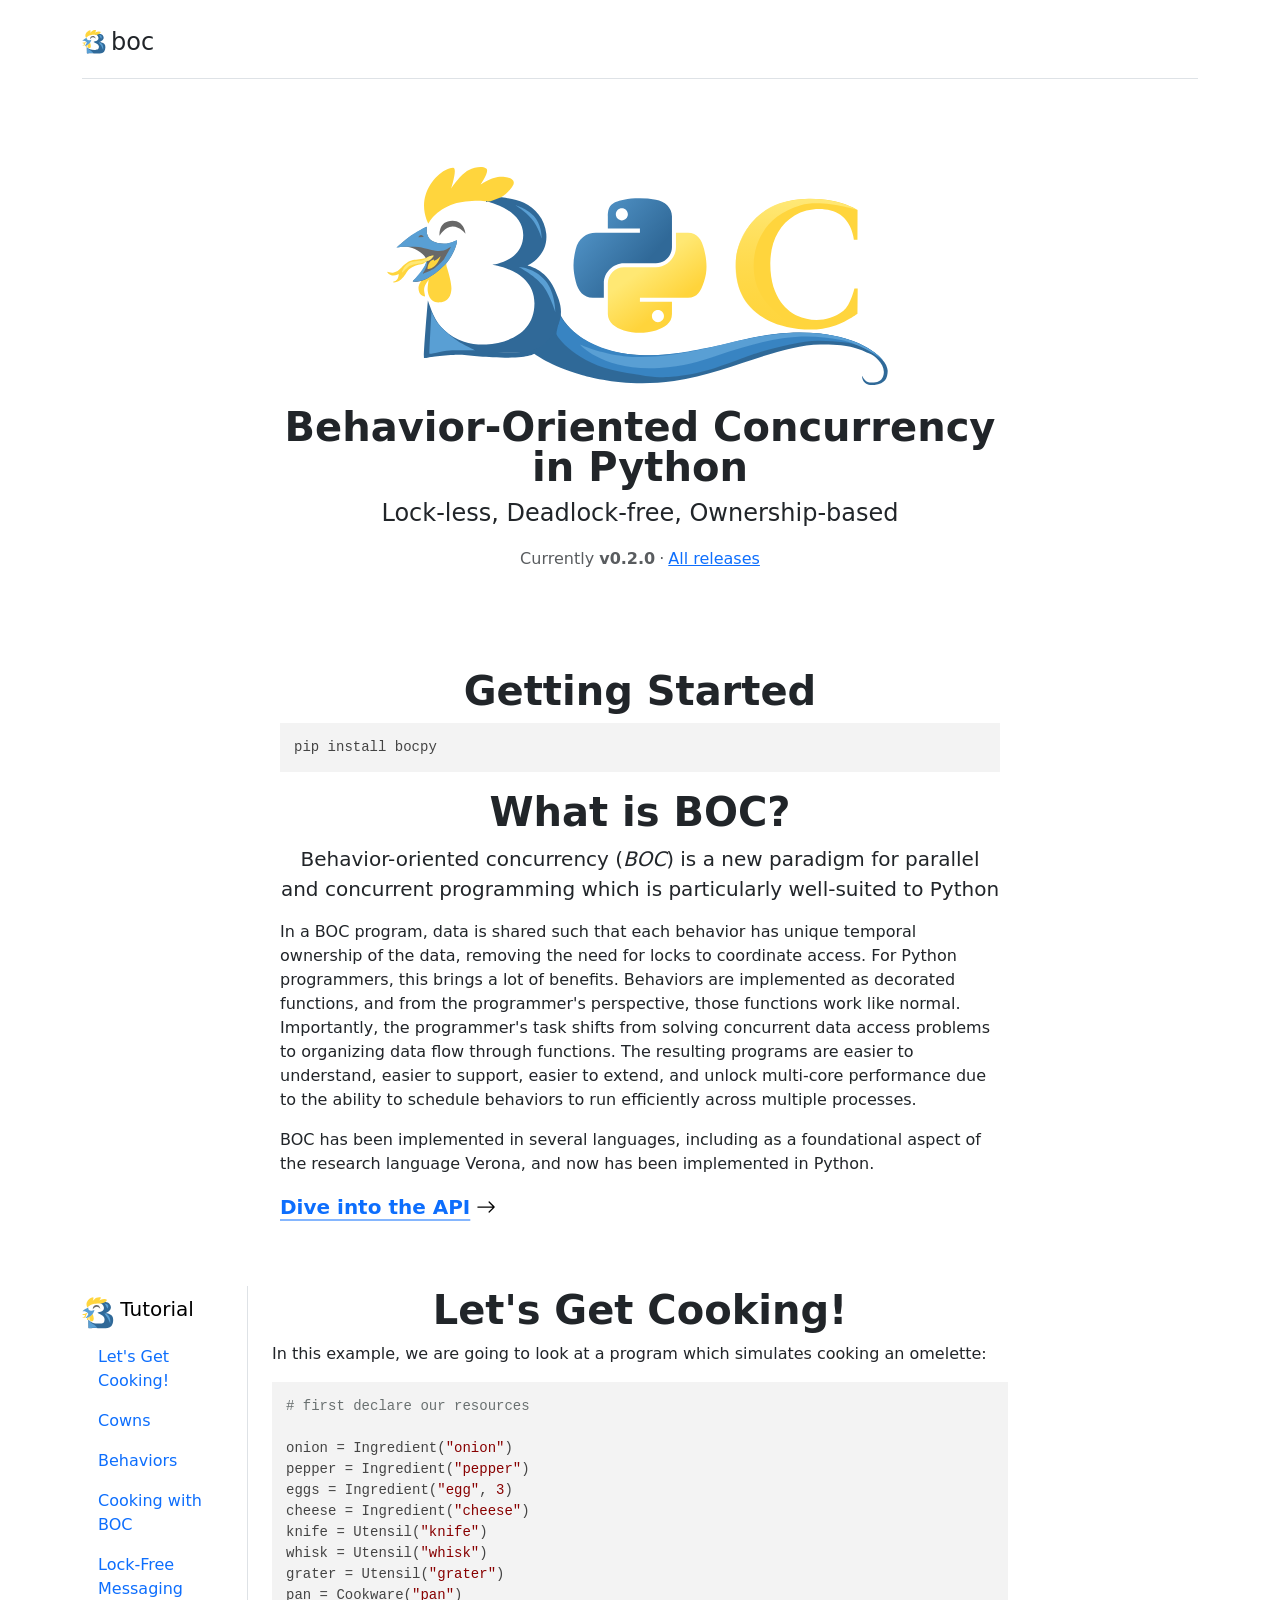
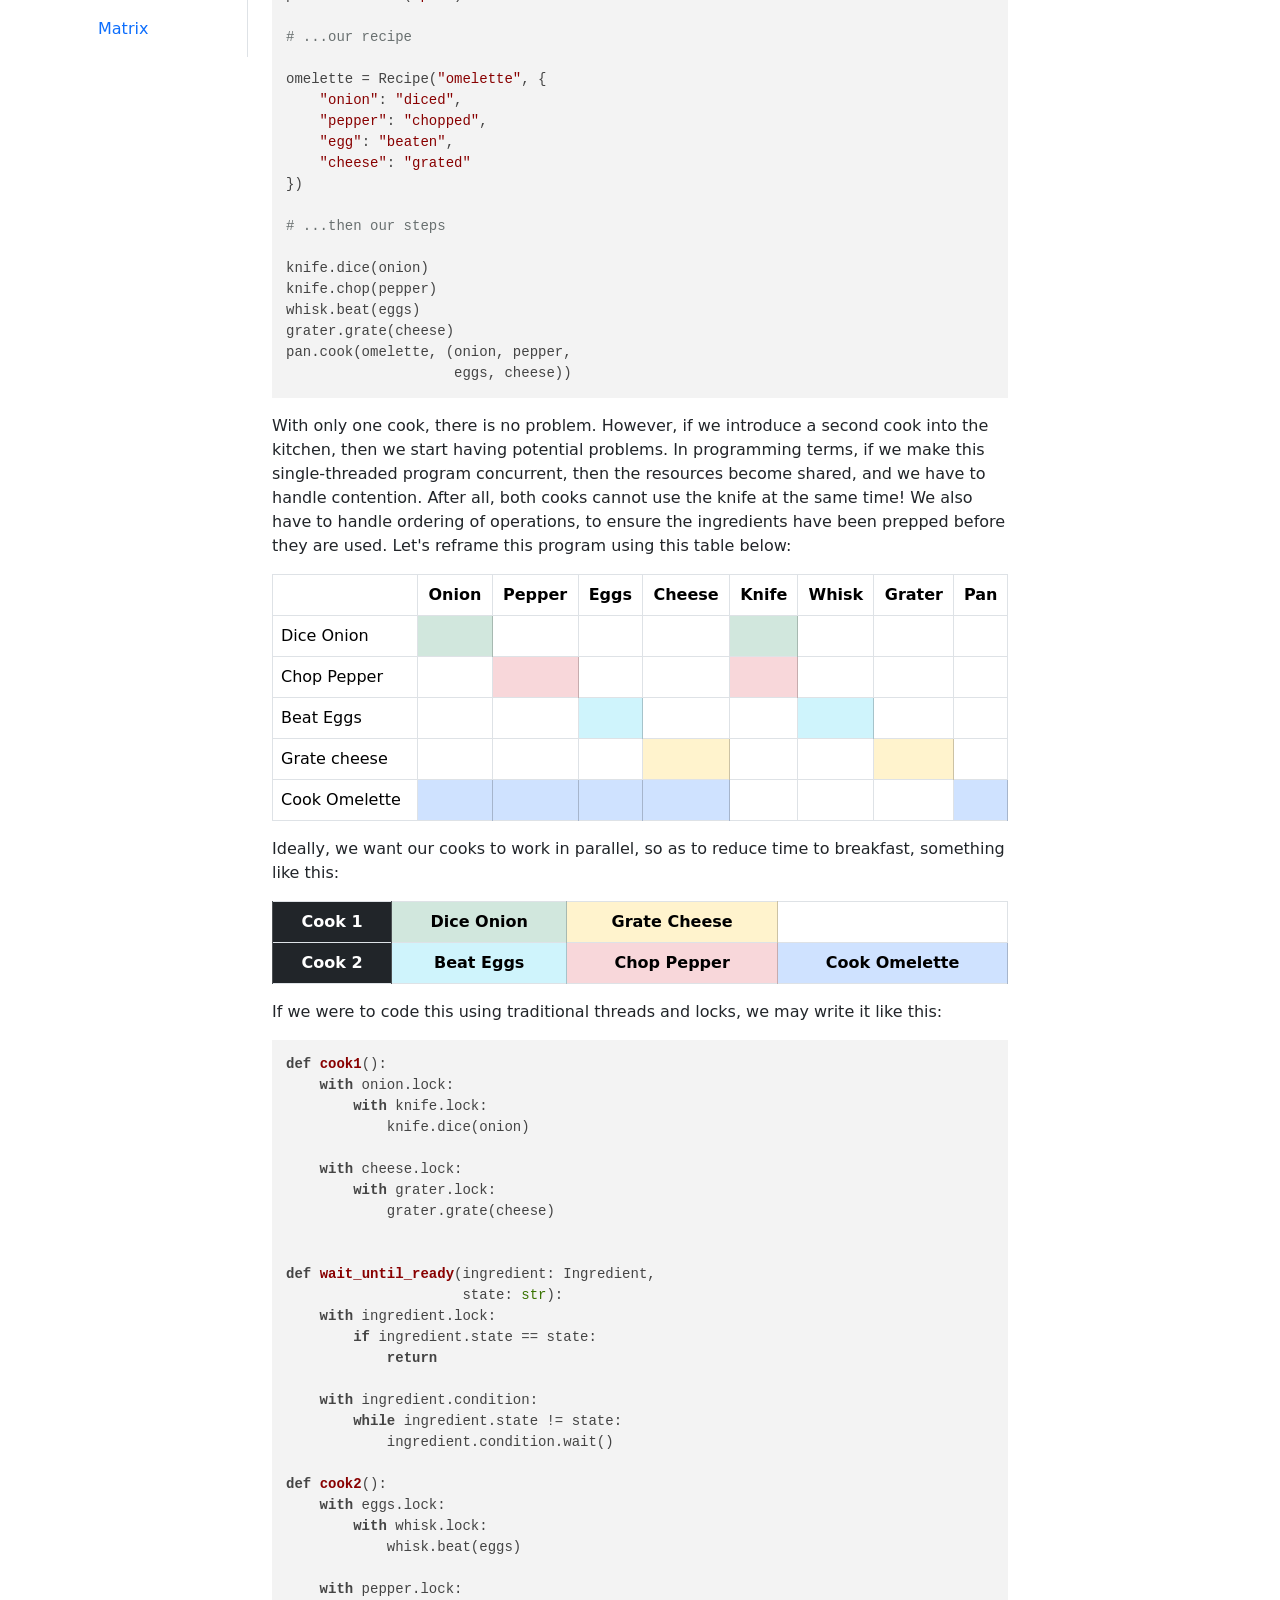
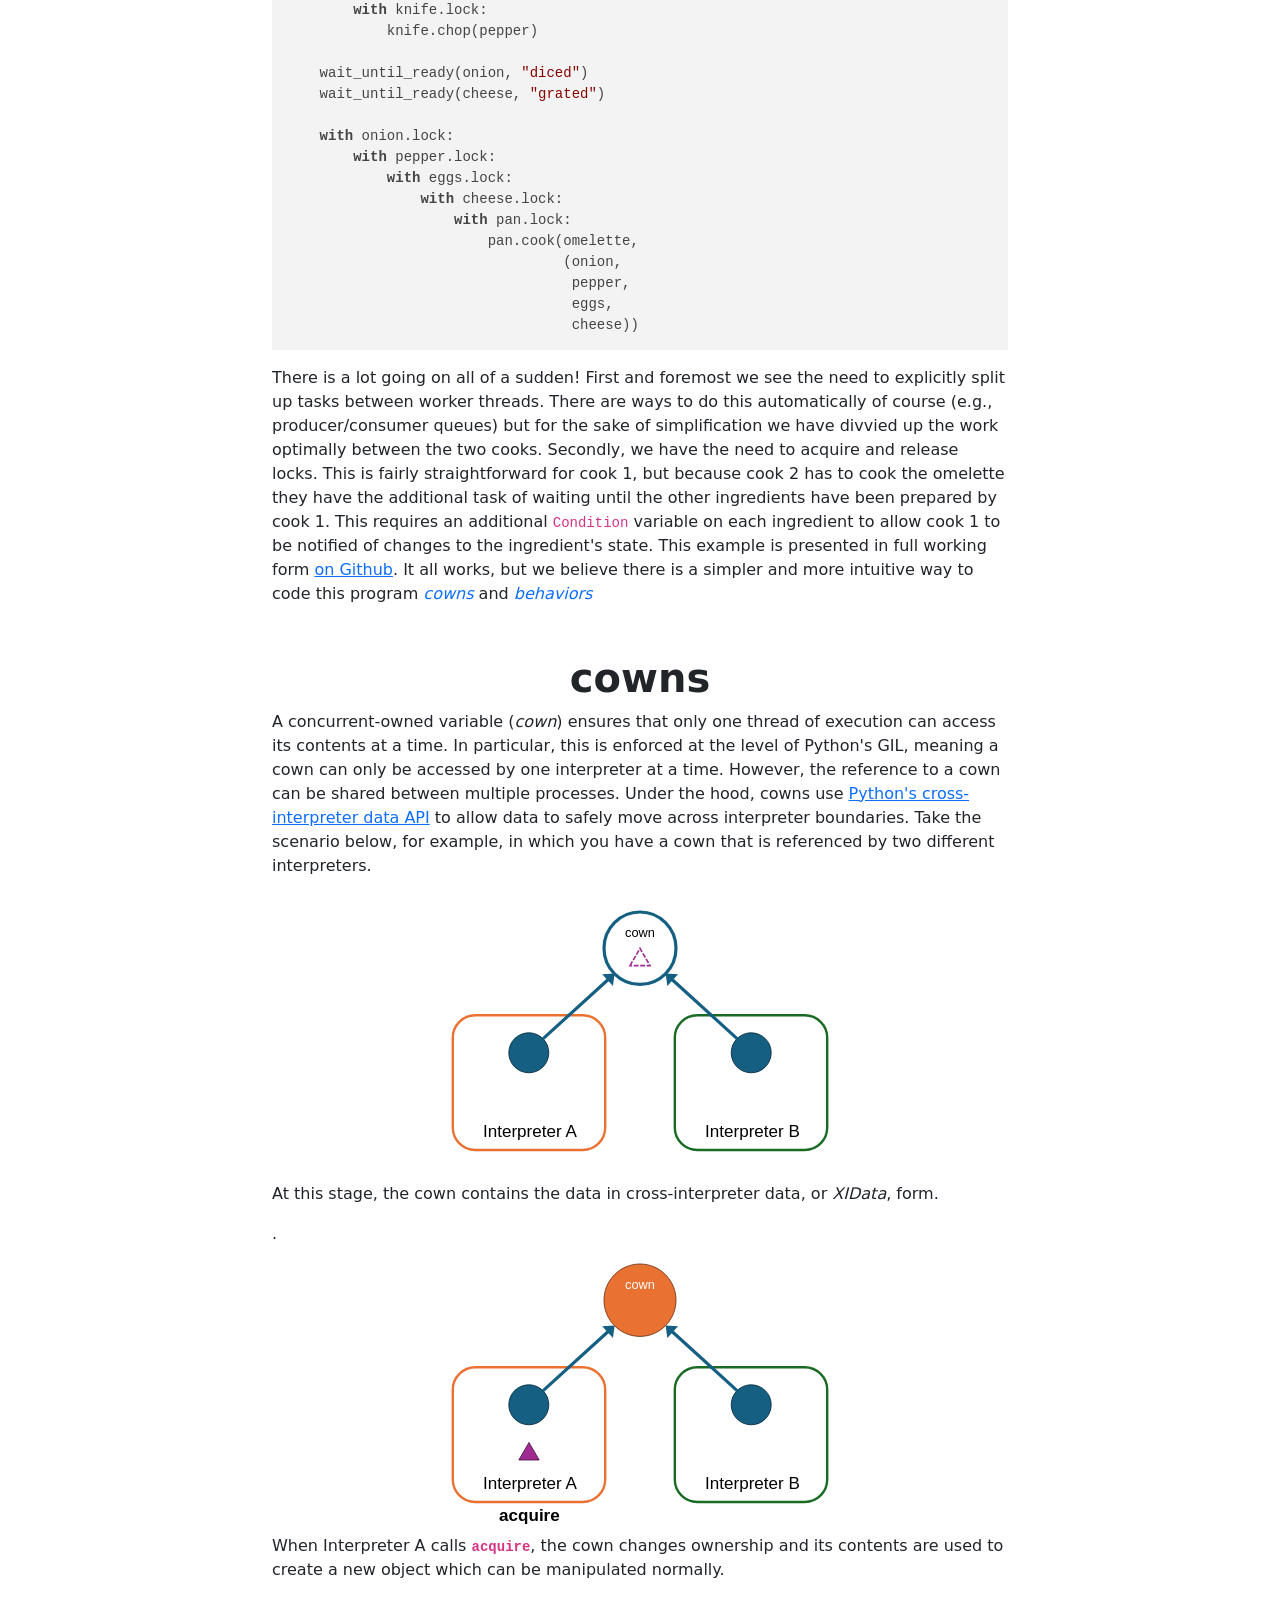
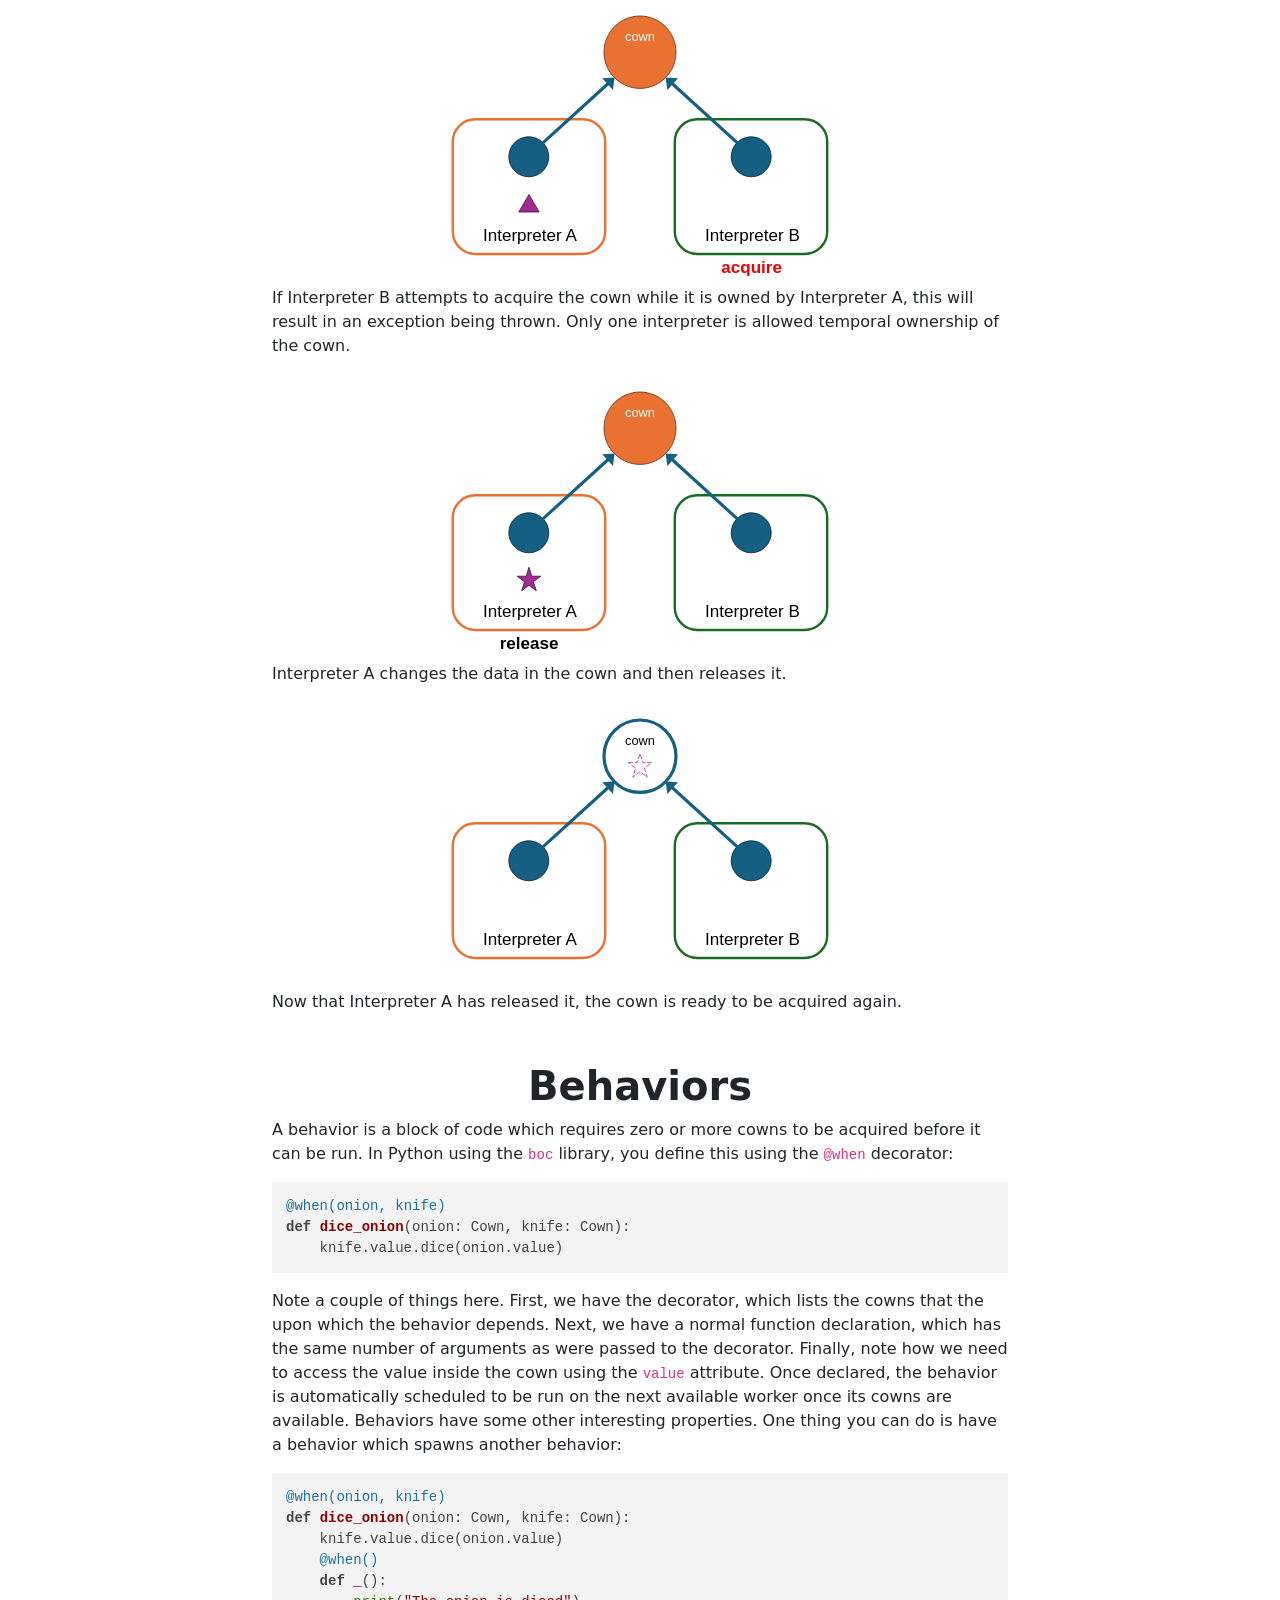
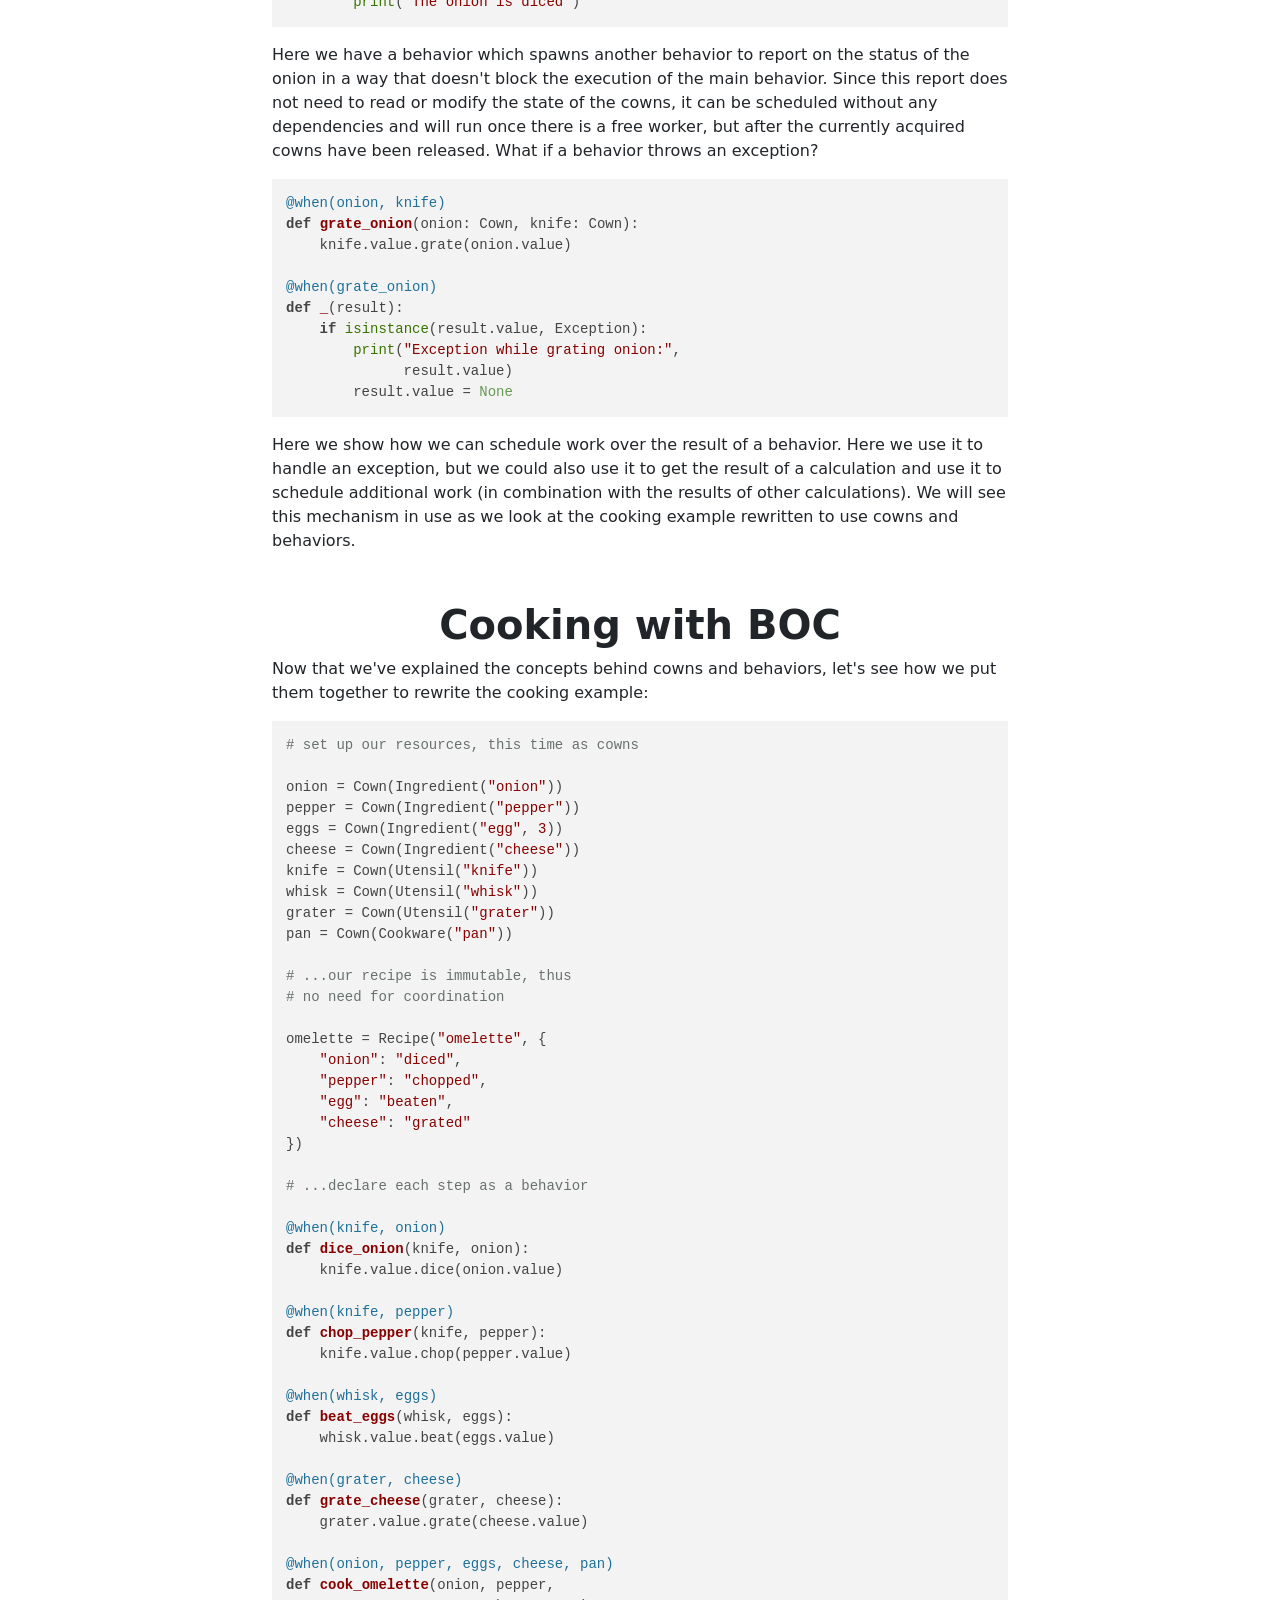
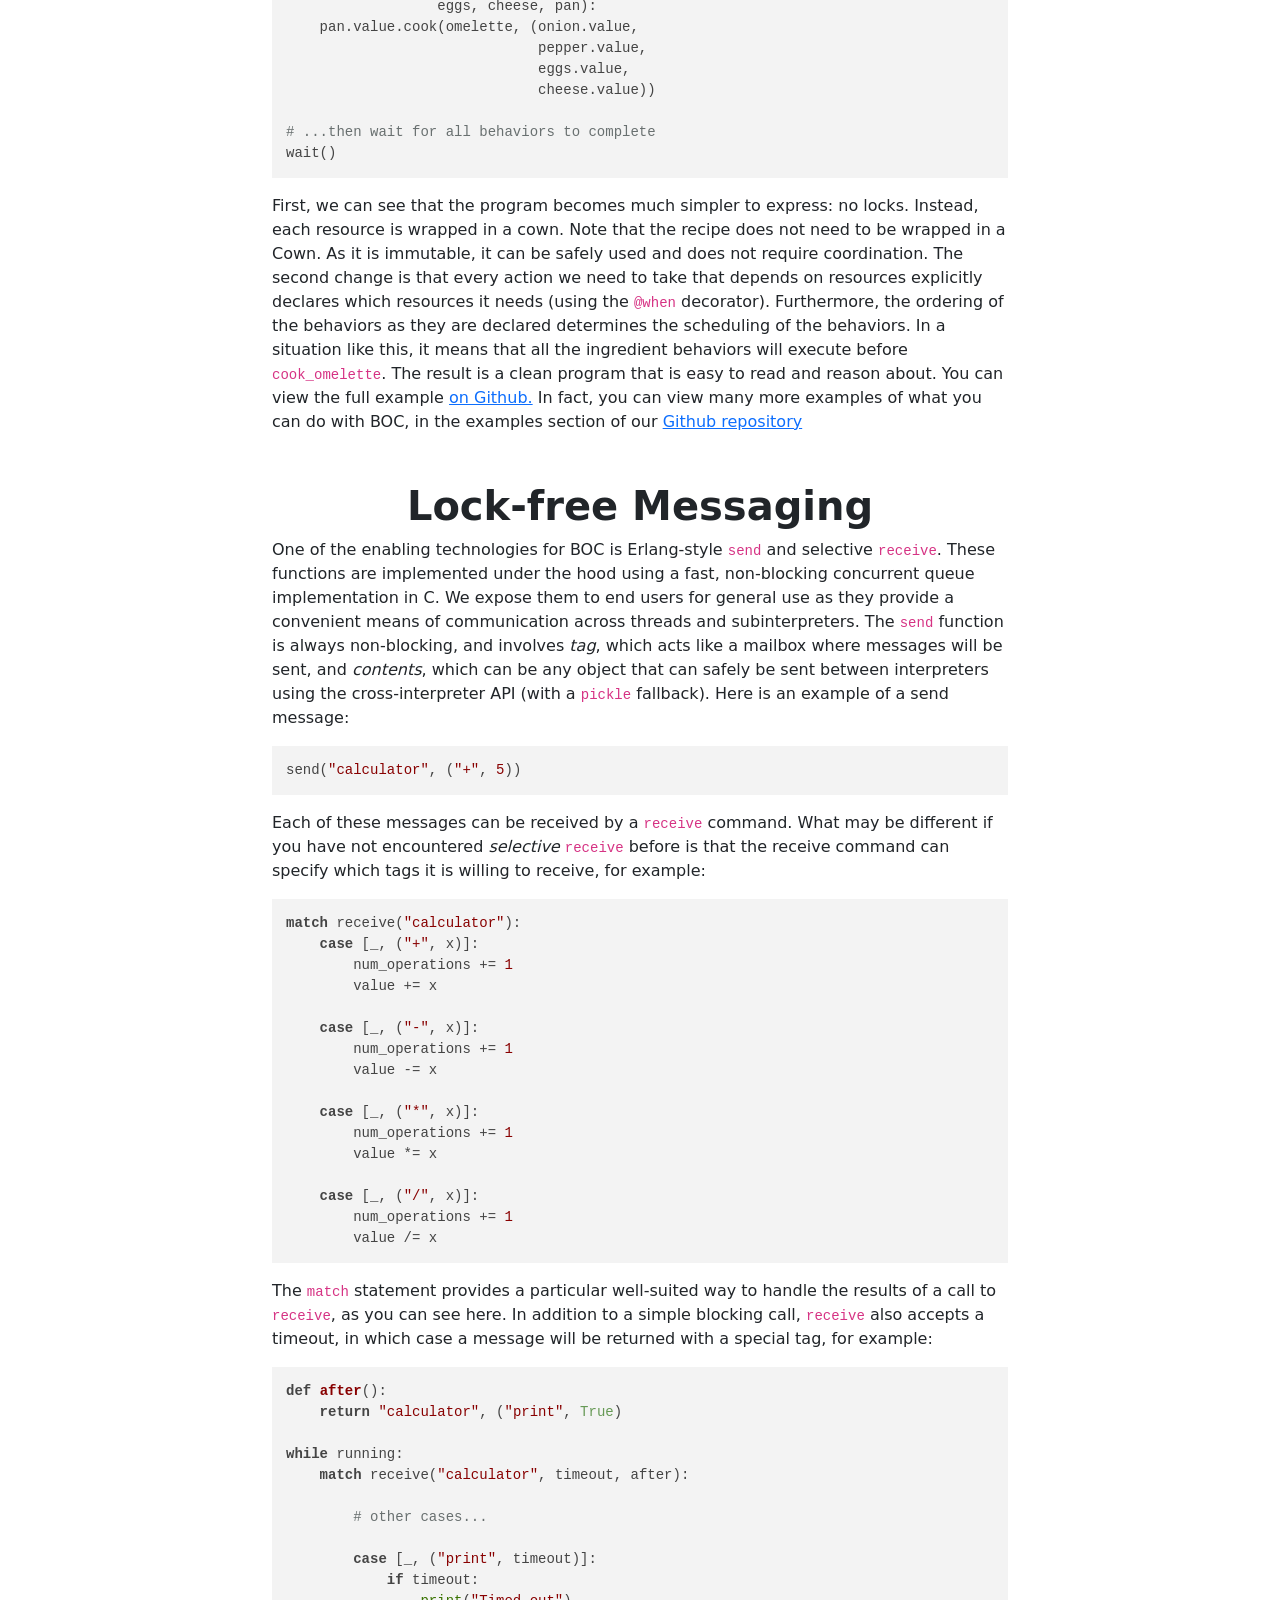
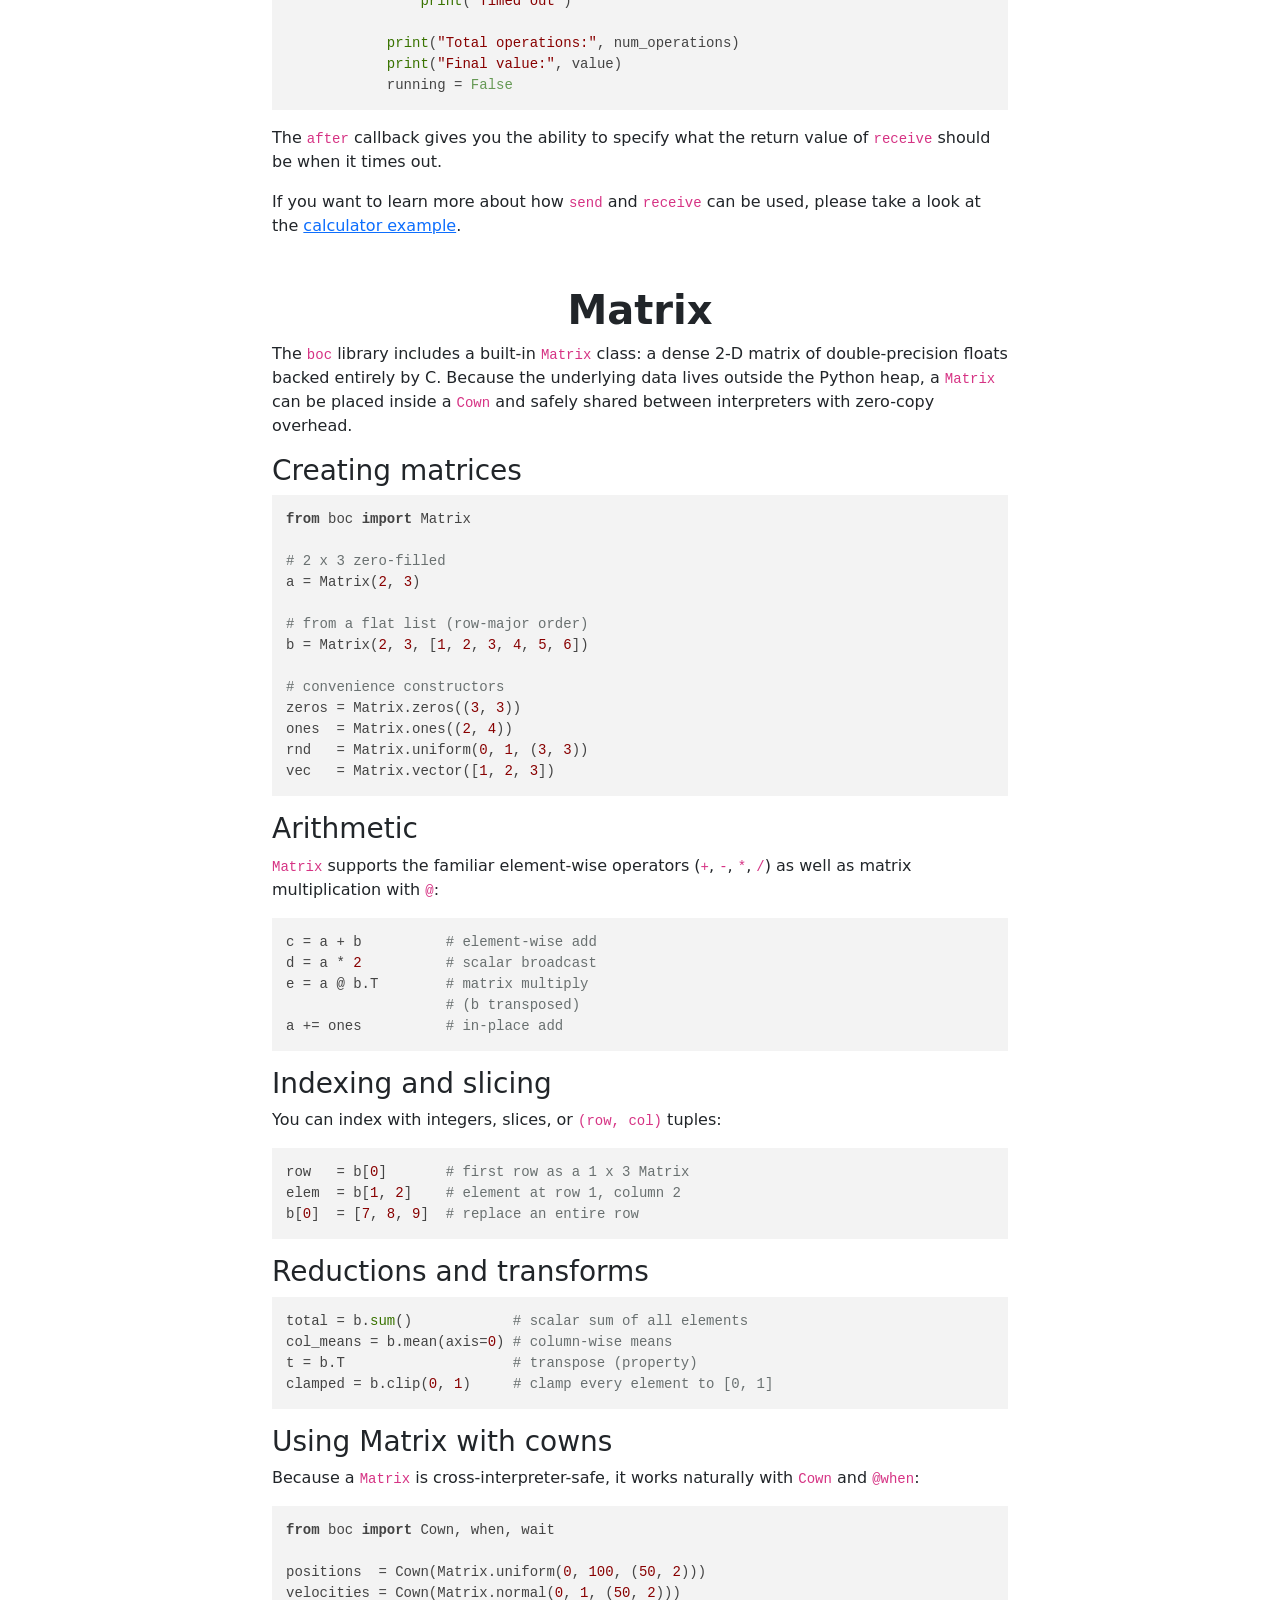
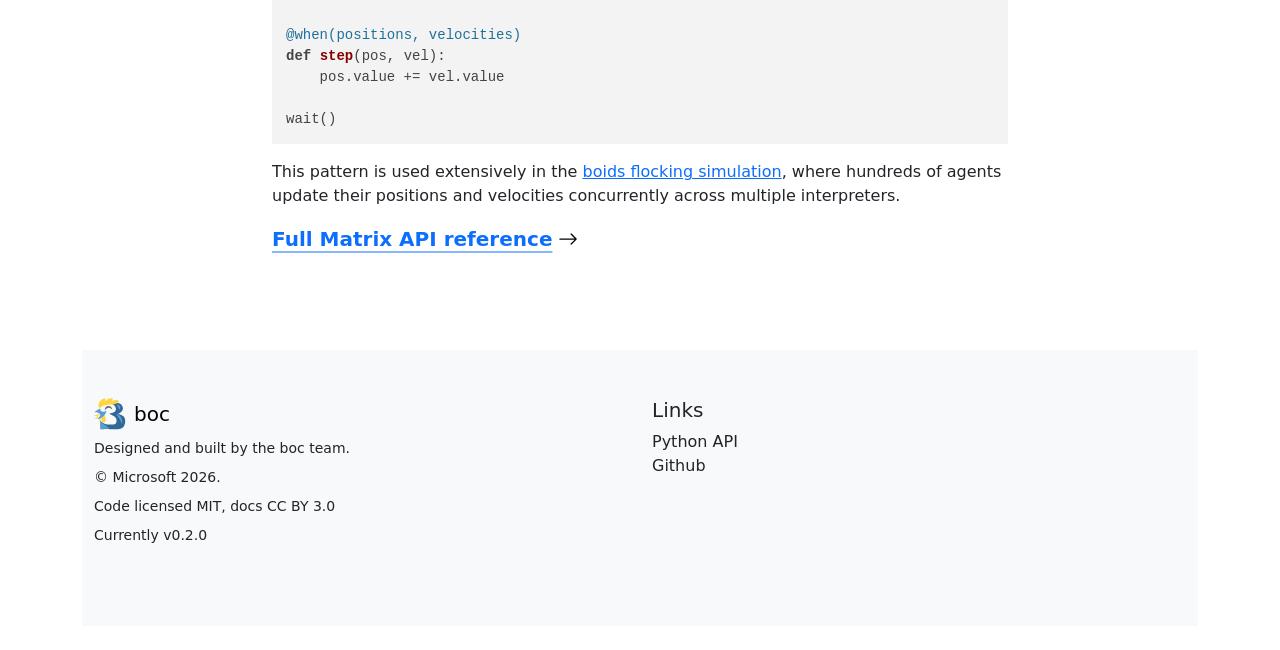
<file: docs/index.html>
<!doctype html>
<html lang="en">

<head>
    <!-- Required meta tags -->
    <meta charset="utf-8">
    <meta name="viewport" content="width=device-width, initial-scale=1">
    <title>boc: Behavior-Oriented Concurrency for Python</title>
    <link href="https://cdn.jsdelivr.net/npm/bootstrap@5.3.0/dist/css/bootstrap.min.css" rel="stylesheet"
        integrity="sha384-9ndCyUaIbzAi2FUVXJi0CjmCapSmO7SnpJef0486qhLnuZ2cdeRhO02iuK6FUUVM" crossorigin="anonymous">
    <link rel="stylesheet" href="scripts/highlight/styles/default.min.css">
    <link rel="stylesheet" href="styles/boc.css">
    <link rel="shortcut icon" href="favicon.png" type="image/png">
    <link rel="icon" href="favicon.ico" type="image/ico">
    <meta property="og:title" content="boc: Behavior-Oriented Concurrency for Python" />
    <meta property="og:image" content="https://microsoft.github.io/bocpy/images/logo-1200.png" />
    <meta property="og:url" content="https://microsoft.github.io/boc/" />
    <meta property="og:type" content="website" />
    <meta property="og:description" content="The bocpy module provides behavior-oriented concurrency for Python." />
    <meta property="og:locale" content="en_GB" />
</head>

<body>
    <main>
        <div class="container py-4">
            <header class="pb-3 mb-4 border-bottom">
                <img class="mb-2" src="images/logo-32.svg" width="24" height="24">
                <span class="fs-4">boc</span>
            </header>
            <div class="mx-auto col-md-8">
                <div class="container-fluid py-5 text-center">
                    <img src="images/logo.svg" width="512" height="256" alt="boc python" class="img-fluid">
                    <h1 class="lh-1 fw-semibold">Behavior-Oriented Concurrency in Python</h1>
                    <p class="fs-4">Lock-less, Deadlock-free, Ownership-based</p>
                    <p class="text-body-secondary mb-0">
                        Currently <strong>v0.2.0</strong><span class="px-1">·</span><a
                            href="https://github.com/microsoft/bocpy/releases">All releases</a>
                    </p>
                </div>
            </div>
            <div class="mx-auto col-md-8">
                <div class="container-fluid py-5">
                    <h1 class="lh-2 fw-semibold text-center">Getting Started</h1>
                    <div>
                        <pre><code class="language bash">pip install bocpy</code></pre>
                    </div>

                    <h1 class="lh-2 fw-semibold text-center">What is BOC?</h1>
                    <p class="lead text-center">Behavior-oriented concurrency (<em>BOC</em>) is a new paradigm for
                        parallel and concurrent programming which is particularly well-suited to Python</b></p>

                    <p>In a BOC program, data is
                        shared such that each behavior has unique temporal ownership of the data, removing
                        the need for locks to coordinate access. For Python programmers, this brings a lot
                        of benefits. Behaviors are implemented as decorated functions, and from the programmer's
                        perspective, those functions work like normal. Importantly, the programmer's task
                        shifts from solving concurrent data access problems to organizing data flow through
                        functions. The resulting programs are easier to understand, easier to support, easier
                        to extend, and unlock multi-core performance due to the ability to schedule behaviors
                        to run efficiently across multiple processes.</p>

                    <p>BOC has been implemented in several languages, including as a foundational aspect
                        of the research language Verona, and now has been implemented in Python.</p>

                    <p class="d-flex justify-content-start lead fw-normal">
                        <a href="sphinx/index.html" class="icon-link icon-link-hover fw-semibold">
                            Dive into the API
                            <img class="bi" src="images/arrow-right.svg">
                        </a>
                    </p>
                </div>
            </div>
            <nav class="navbar bg-body-tertiary sticky-top d-md-none">
                <div class="container-fluid">
                    <a class="navbar-brand" href="#tutorial">
                        <img src="images/logo-32.svg" alt="" width="32" height="32"
                        class="d-inline-block align-text-top">
                        Tutorial
                    </a>
                    <button class="navbar-toggler" type="button" data-bs-toggle="collapse"
                        data-bs-target="#navbarSupportedContent" aria-controls="navbarSupportedContent"
                        aria-expanded="false" aria-label="Toggle navigation">
                        <span class="navbar-toggler-icon"></span>
                    </button>
                    <div class="collapse navbar-collapse" id="navbarSupportedContent">
                        <ul class="navbar-nav">
                            <li class="nav-item"><a class="nav-link" href="#cooking-an-omelette">Let's Get Cooking!</a>
                            </li>
                            <li class="nav-item"><a class="nav-link" href="#cowns">Cowns</a></li>
                            <li class="nav-item"><a class="nav-link" href="#behaviors">Behaviors</a></li>
                            <li class="nav-item"><a class="nav-link" href="#cooking-with-boc">Cooking with BOC</a></li>
                            <li class="nav-item"><a class="nav-link" href="#send-receive">Lock-Free Messaging</a></li>
                            <li class="nav-item"><a class="nav-link" href="#matrix">Matrix</a></li>
                        </ul>
                    </div>
            </nav>
            <div class="row">
                <div class="col-2">
                    <nav id="tutorial-navbar" class="navbar sticky-top border-end d-none d-md-block">
                        <a class="navbar-brand" href="#tutorial">
                            <img src="images/logo-32.svg" alt="Logo" width="32" height="32"
                            class="d-inline-block align-text-top">
                            Tutorial
                        </a>
                        <ul class="nav nav-pills flex-column mt-2">
                            <li class="nav-item"><a class="nav-link" href="#cooking-an-omelette">Let's Get Cooking!</a>
                            </li>
                            <li class="nav-item"><a class="nav-link" href="#cowns">Cowns</a></li>
                            <li class="nav-item"><a class="nav-link" href="#behaviors">Behaviors</a></li>
                            <li class="nav-item"><a class="nav-link" href="#cooking-with-boc">Cooking with BOC</a></li>
                            <li class="nav-item"><a class="nav-link" href="#send-receive">Lock-Free Messaging</a></li>
                            <li class="nav-item"><a class="nav-link" href="#matrix">Matrix</a></li>
                        </ul>
                    </nav>
                </div>
                <div id="tutorial" class="col-md-8" data-bs-spy="scroll" data-bs-target="#tutorial-navbar"
                    data-bs-root-margin="0px 0px -40%">
                    <section id="cooking-an-omelette" class="mb-5">
                        <h1 class="lhd-2 fw-semibold text-center">Let's Get Cooking!</h1>
                        <p>In this example, we are going to look at a program which simulates cooking an omelette:</p>
                        <div>
                            <pre><code class="language python"># first declare our resources

onion = Ingredient("onion")
pepper = Ingredient("pepper")
eggs = Ingredient("egg", 3)
cheese = Ingredient("cheese")
knife = Utensil("knife")
whisk = Utensil("whisk")
grater = Utensil("grater")
pan = Cookware("pan")

# ...our recipe

omelette = Recipe("omelette", {
    "onion": "diced",
    "pepper": "chopped",
    "egg": "beaten",
    "cheese": "grated"
})

# ...then our steps

knife.dice(onion)
knife.chop(pepper)
whisk.beat(eggs)
grater.grate(cheese)
pan.cook(omelette, (onion, pepper,
                    eggs, cheese))</code></pre>
                        </div>
                        <p>With only one cook, there is no problem. However, if we introduce a second cook into the
                            kitchen,
                            then we start having potential problems. In programming terms, if we make this
                            single-threaded
                            program concurrent, then the resources become shared, and we have to handle contention.
                            After
                            all, both cooks cannot use the knife at the same time! We also have to handle ordering of
                            operations, to ensure the ingredients have been prepped before they are used. Let's
                            reframe this program using this table below:</p>
                        <div class="table-responsive-sm">
                            <table class="table table-bordered">
                                <thead>
                                    <th></th>
                                    <th class="text-center">Onion</th>
                                    <th class="text-center">Pepper</th>
                                    <th class="text-center">Eggs</th>
                                    <th class="text-center">Cheese</th>
                                    <th class="text-center">Knife</th>
                                    <th class="text-center">Whisk</th>
                                    <th class="text-center">Grater</th>
                                    <th class="text-center">Pan</th>
                                </thead>
                                <tr>
                                    <td>Dice Onion</td>
                                    <td class="table-success"></td>
                                    <td></td>
                                    <td></td>
                                    <td></td>
                                    <td class="table-success"></td>
                                    <td></td>
                                    <td></td>
                                    <td></td>
                                </tr>
                                <tr>
                                    <td>Chop Pepper</td>
                                    <td></td>
                                    <td class="table-danger"></td>
                                    <td></td>
                                    <td></td>
                                    <td class="table-danger"></td>
                                    <td></td>
                                    <td></td>
                                    <td></td>
                                </tr>
                                <tr>
                                    <td>Beat Eggs</td>
                                    <td></td>
                                    <td></td>
                                    <td class="table-info"></td>
                                    <td></td>
                                    <td></td>
                                    <td class="table-info"></td>
                                    <td></td>
                                    <td></td>
                                </tr>
                                <tr>
                                    <td>Grate cheese</td>
                                    <td></td>
                                    <td></td>
                                    <td></td>
                                    <td class="table-warning"></td>
                                    <td></td>
                                    <td></td>
                                    <td class="table-warning"></td>
                                    <td></td>
                                </tr>
                                <tr>
                                    <td>Cook Omelette</td>
                                    <td class="table-primary"></td>
                                    <td class="table-primary"></td>
                                    <td class="table-primary"></td>
                                    <td class="table-primary"></td>
                                    <td></td>
                                    <td></td>
                                    <td></td>
                                    <td class="table-primary"></td>
                                </tr>
                            </table>
                        </div>

                        <p>Ideally, we want our cooks to work in parallel, so as to reduce time to breakfast,
                            something
                            like
                            this:</p>

                        <table class="table text-center fw-bold table-bordered">
                            <tr>
                                <td class="table-dark">Cook 1</td>
                                <td class="table-success">Dice Onion</td>
                                <td class="table-warning"> Grate Cheese</td>
                                <td></td>
                            </tr>
                            <tr>
                                <td class="table-dark">Cook 2</td>
                                <td class="table-info">Beat Eggs</td>
                                <td class="table-danger">Chop Pepper</td>
                                <td class="table-primary">Cook Omelette</td>
                            </tr>
                        </table>

                        <p>If we were to code this using traditional threads and locks, we may write it like this:</p>

                        <div>
                            <pre><code class="language python">def cook1():
    with onion.lock:
        with knife.lock:
            knife.dice(onion)

    with cheese.lock:
        with grater.lock:
            grater.grate(cheese)


def wait_until_ready(ingredient: Ingredient,
                     state: str):
    with ingredient.lock:
        if ingredient.state == state:
            return

    with ingredient.condition:
        while ingredient.state != state:
            ingredient.condition.wait()

def cook2():
    with eggs.lock:
        with whisk.lock:
            whisk.beat(eggs)

    with pepper.lock:
        with knife.lock:
            knife.chop(pepper)

    wait_until_ready(onion, "diced")
    wait_until_ready(cheese, "grated")

    with onion.lock:
        with pepper.lock:
            with eggs.lock:
                with cheese.lock:
                    with pan.lock:
                        pan.cook(omelette,
                                 (onion,
                                  pepper,
                                  eggs,
                                  cheese))</code></pre>
                        </div>

                        <p>There is a lot going on all of a sudden! First and foremost we see the need to explicitly
                            split
                            up
                            tasks between worker threads. There are ways to do this automatically of course
                            (e.g., producer/consumer queues) but for the sake of simplification we have
                            divvied up the work optimally between the two cooks. Secondly, we have the need to acquire
                            and
                            release locks. This is fairly straightforward for cook 1, but because cook 2 has to cook the
                            omelette they have the additional task of waiting until the other ingredients have been
                            prepared
                            by cook 1. This requires an additional <code>Condition</code> variable on each ingredient to
                            allow
                            cook 1 to be notified of changes to the ingredient's state. This example is presented in
                            full
                            working
                            form <a href="https://github.com/microsoft/bocpy/blob/main/src/bocpy/examples/cooking_threads.py">on Github</a>.
                            It all works, but we believe there is a simpler and more intuitive way to code this program
                            <em class="text-primary">cowns</em> and <em class="text-primary">behaviors</em>
                        </p>
                    </section>
                    <section id="cowns" class="mb-5">
                        <h1 class="lhd-2 fw-semibold text-center">cowns</h1>
                        <p>A concurrent-owned variable (<em>cown</em>) ensures that only one thread of execution can
                            access
                            its contents at a time. In particular, this is enforced at the level of Python's GIL,
                            meaning a
                            cown can only be accessed by one interpreter at a time. However, the reference to a cown can
                            be
                            shared between multiple processes. Under the hood, cowns use
                            <a href="https://docs.python.org/3/library/concurrent.interpreters.html">Python's
                                cross-interpreter
                                data API</a> to allow data to safely move across interpreter boundaries. Take the
                            scenario
                            below, for example, in which you have a cown that is referenced by two different
                            interpreters.
                        </p>
                        <div class="text-center">
                            <img src="images/cowns_0.svg" width="512" height="288" class="img-fluid"
                                alt="diagram showing two interpreters with pointers to a shared cown." />
                        </div>

                        <p>At this stage, the cown contains the data in cross-interpreter data, or <em>XIData</em>,
                            form.
                        </p>.

                        <div class="text-center">
                            <img src="images/cowns_1.svg" width="512" height="288" class="img-fluid"
                                alt="diagram showing two interpreters with pointers to a shared cown." />
                        </div>

                        <p>When Interpreter A calls <b><code>acquire</code></b>, the cown changes ownership and its
                            contents
                            are used to create a new object which can be manipulated normally.</p>

                        <div class="text-center">
                            <img src="images/cowns_2.svg" width="512" height="288" class="img-fluid"
                                alt="diagram showing two interpreters with pointers to a shared cown." />
                        </div>

                        <p>If Interpreter B attempts to acquire the cown while it is owned by Interpreter A, this will
                            result
                            in an exception being thrown. Only one interpreter is allowed temporal ownership of the
                            cown.
                        </p>

                        <div class="text-center">
                            <img src="images/cowns_3.svg" width="512" height="288" class="img-fluid"
                                alt="diagram showing two interpreters with pointers to a shared cown." />
                        </div>

                        <p> Interpreter A changes the data in the cown and then releases it.</p>

                        <div class="text-center">
                            <img src="images/cowns_4.svg" width="512" height="288" class="img-fluid"
                                alt="diagram showing two interpreters with pointers to a shared cown." />
                        </div>

                        <p> Now that Interpreter A has released it, the cown is ready to be acquired again.</p>
                    </section>
                    <section id="behaviors" class="mb-5">
                        <h1 class="lhd-2 fw-semibold text-center">Behaviors</h1>
                        <p>A behavior is a block of code which requires zero or more cowns to be acquired before it can
                            be
                            run. In Python using the <code>boc</code> library, you define this using the
                            <code>@when</code>
                            decorator:
                        </p>
                        <div>
                            <pre><code class="language python">@when(onion, knife)
def dice_onion(onion: Cown, knife: Cown):
    knife.value.dice(onion.value)</code></pre>
                        </div>
                        <p>Note a couple of things here. First, we have the decorator, which lists the cowns that the
                            upon which the behavior depends. Next, we have a normal function declaration, which has
                            the same number of arguments as were passed to the decorator. Finally, note how we need to
                            access the value inside the cown using the <code>value</code> attribute. Once declared, the
                            behavior is automatically scheduled to be run on the next available worker once its cowns
                            are available. Behaviors have some other interesting properties. One thing you can do is
                            have
                            a behavior which spawns another behavior:</p>
                        <div>
                            <pre><code class="language python">@when(onion, knife)
def dice_onion(onion: Cown, knife: Cown):
    knife.value.dice(onion.value)
    @when()
    def _():
        print("The onion is diced")</code></pre>
                        </div>
                        <p>Here we have a behavior which spawns another behavior to report on the status of the onion
                            in a way that doesn't block the execution of the main behavior. Since this report does not
                            need to read or modify the state of the cowns, it can be scheduled without any dependencies
                            and will run once there is a free worker, but after the currently acquired cowns have been
                            released. What if a behavior throws an exception?
                        </p>
                        <div>
                            <pre><code class="language python">@when(onion, knife)
def grate_onion(onion: Cown, knife: Cown):
    knife.value.grate(onion.value)

@when(grate_onion)
def _(result):
    if isinstance(result.value, Exception):
        print("Exception while grating onion:",
              result.value)
        result.value = None</code></pre>
                        </div>
                        <p>
                            Here we show how we can schedule work over the result of a behavior. Here we use it to
                            handle
                            an exception, but we could also use it to get the result of a calculation and use it to
                            schedule additional work (in combination with the results of other calculations). We will
                            see
                            this mechanism in use as we look at the cooking example rewritten to use cowns and
                            behaviors.
                    </section>

                    <section id="cooking-with-boc" class="mb-5">
                        <h1 class="lhd-2 fw-semibold text-center">Cooking with BOC</h1>
                        <p>Now that we've explained the concepts behind cowns and behaviors, let's see how we put them
                            together
                            to rewrite the cooking example:
                        </p>
                        <div>
                            <pre><code class="language python"># set up our resources, this time as cowns

onion = Cown(Ingredient("onion"))
pepper = Cown(Ingredient("pepper"))
eggs = Cown(Ingredient("egg", 3))
cheese = Cown(Ingredient("cheese"))
knife = Cown(Utensil("knife"))
whisk = Cown(Utensil("whisk"))
grater = Cown(Utensil("grater"))
pan = Cown(Cookware("pan"))

# ...our recipe is immutable, thus
# no need for coordination

omelette = Recipe("omelette", {
    "onion": "diced",
    "pepper": "chopped",
    "egg": "beaten",
    "cheese": "grated"
})

# ...declare each step as a behavior

@when(knife, onion)
def dice_onion(knife, onion):
    knife.value.dice(onion.value)

@when(knife, pepper)
def chop_pepper(knife, pepper):
    knife.value.chop(pepper.value)

@when(whisk, eggs)
def beat_eggs(whisk, eggs):
    whisk.value.beat(eggs.value)

@when(grater, cheese)
def grate_cheese(grater, cheese):
    grater.value.grate(cheese.value)

@when(onion, pepper, eggs, cheese, pan)
def cook_omelette(onion, pepper,
                  eggs, cheese, pan):
    pan.value.cook(omelette, (onion.value,
                              pepper.value,
                              eggs.value,
                              cheese.value))

# ...then wait for all behaviors to complete
wait()</code></pre>
                        </div>
                        <p>First, we can see that the program becomes much simpler to express: no locks.
                            Instead, each resource is wrapped in a cown. Note that the recipe does not
                            need to be wrapped in a Cown. As it is immutable, it can be safely used and
                            does not require coordination. The second change is that every
                            action we need to take that depends on resources explicitly declares which
                            resources it needs (using the <code>@when</code> decorator). Furthermore,
                            the ordering of the behaviors as they are declared determines the scheduling
                            of the behaviors. In a situation like this, it means that all the ingredient
                            behaviors will execute before <code>cook_omelette</code>. The result is a
                            clean program that is easy to read and reason about. You can view the full
                            example
                            <a href="https://github.com/microsoft/bocpy/blob/main/src/bocpy/examples/cooking_boc.py">on Github.</a>
                            In fact, you can view many more examples of what you can do with BOC,
                            in the examples section of our
                            <a href="https://github.com/microsoft/bocpy/blob/main/src/bocpy/examples">Github repository</a>
                        </p>
                    </section>

                    <section id="send-receive" class="mb-5">
                        <h1 class="lhd-2 fw-semibold text-center">Lock-free Messaging</h1>
                        <p>One of the enabling technologies for BOC is Erlang-style <code>send</code> and
                            selective <code>receive</code>. These functions are implemented under the hood
                            using a fast, non-blocking concurrent queue implementation in C. We
                            expose them to end users for general use as they provide a convenient
                            means of communication across threads and subinterpreters.
                            The <code>send</code> function is always non-blocking, and involves <em>tag</em>,
                            which acts like a mailbox where messages will be sent, and <em>contents</em>,
                            which can be any object that can safely be sent between interpreters using
                            the cross-interpreter API (with a <code>pickle</code> fallback). Here is an
                            example of a send message:
                        <p>
                        <div>
                            <pre><code class="language python">send("calculator", ("+", 5))</code></pre>
                        </div>
                        <p>
                            Each of these messages can be received by a <code>receive</code> command.
                            What may be different if you have not encountered <em>selective</em>
                            <code>receive</code> before is that the receive command can specify which
                            tags it is willing to receive, for example:
                        </p>
                        <div>
                            <pre><code class="language python">match receive("calculator"):
    case [_, ("+", x)]:
        num_operations += 1
        value += x

    case [_, ("-", x)]:
        num_operations += 1
        value -= x

    case [_, ("*", x)]:
        num_operations += 1
        value *= x

    case [_, ("/", x)]:
        num_operations += 1
        value /= x</code></pre>
                        </div>
                        <p>The <code>match</code> statement provides a particular well-suited way
                            to handle the results of a call to <code>receive</code>, as you can see here.
                            In addition to a simple blocking call, <code>receive</code> also accepts a
                            timeout, in which case a message will be returned with a special tag, for
                            example:
                        </p>
                        <div>
                            <pre><code class="language python">def after():
    return "calculator", ("print", True)

while running:
    match receive("calculator", timeout, after):

        # other cases...

        case [_, ("print", timeout)]:
            if timeout:
                print("Timed out")

            print("Total operations:", num_operations)
            print("Final value:", value)
            running = False</code></pre>
                        </div>
                        <p>The <code>after</code> callback gives you the ability to specify what the return
                            value of <code>receive</code> should be when it times out.</p>
                        <p>If you want to learn more about how <code>send</code> and <code>receive</code>
                            can be used, please take a look at the
                            <a href="https://github.com/microsoft/bocpy/blob/main/src/bocpy/examples/calculator.py">calculator example</a>.
                        </p>
                    </section>

                    <section id="matrix" class="mb-5">
                        <h1 class="lhd-2 fw-semibold text-center">Matrix</h1>
                        <p>The <code>boc</code> library includes a built-in <code>Matrix</code> class:
                            a dense 2-D matrix of double-precision floats backed entirely by C.
                            Because the underlying data lives outside the Python heap, a
                            <code>Matrix</code> can be placed inside a <code>Cown</code> and safely shared
                            between interpreters with zero-copy overhead.
                        </p>

                        <h3>Creating matrices</h3>
                        <div>
                            <pre><code class="language python">from boc import Matrix

# 2 x 3 zero-filled
a = Matrix(2, 3)

# from a flat list (row-major order)
b = Matrix(2, 3, [1, 2, 3, 4, 5, 6])

# convenience constructors
zeros = Matrix.zeros((3, 3))
ones  = Matrix.ones((2, 4))
rnd   = Matrix.uniform(0, 1, (3, 3))
vec   = Matrix.vector([1, 2, 3])</code></pre>
                        </div>

                        <h3>Arithmetic</h3>
                        <p><code>Matrix</code> supports the familiar element-wise operators
                            (<code>+</code>, <code>-</code>, <code>*</code>, <code>/</code>)
                            as well as matrix multiplication with <code>@</code>:</p>
                        <div>
                            <pre><code class="language python">c = a + b          # element-wise add
d = a * 2          # scalar broadcast
e = a @ b.T        # matrix multiply
                   # (b transposed)
a += ones          # in-place add</code></pre>
                        </div>

                        <h3>Indexing and slicing</h3>
                        <p>You can index with integers, slices, or <code>(row, col)</code> tuples:</p>
                        <div>
                            <pre><code class="language python">row   = b[0]       # first row as a 1 x 3 Matrix
elem  = b[1, 2]    # element at row 1, column 2
b[0]  = [7, 8, 9]  # replace an entire row</code></pre>
                        </div>

                        <h3>Reductions and transforms</h3>
                        <div>
                            <pre><code class="language python">total = b.sum()            # scalar sum of all elements
col_means = b.mean(axis=0) # column-wise means
t = b.T                    # transpose (property)
clamped = b.clip(0, 1)     # clamp every element to [0, 1]</code></pre>
                        </div>

                        <h3>Using Matrix with cowns</h3>
                        <p>Because a <code>Matrix</code> is cross-interpreter-safe, it works
                            naturally with <code>Cown</code> and <code>@when</code>:</p>
                        <div>
                            <pre><code class="language python">from boc import Cown, when, wait

positions  = Cown(Matrix.uniform(0, 100, (50, 2)))
velocities = Cown(Matrix.normal(0, 1, (50, 2)))

@when(positions, velocities)
def step(pos, vel):
    pos.value += vel.value

wait()</code></pre>
                        </div>
                        <p>This pattern is used extensively in the
                            <a href="https://github.com/microsoft/bocpy/blob/main/src/bocpy/examples/boids.py">boids
                                flocking simulation</a>, where hundreds of agents update their
                            positions and velocities concurrently across multiple interpreters.
                        </p>
                        <p class="d-flex justify-content-start lead fw-normal">
                            <a href="sphinx/api.html#bocpy.Matrix" class="icon-link icon-link-hover fw-semibold">
                                Full Matrix API reference
                                <img class="bi" src="images/arrow-right.svg">
                            </a>
                        </p>
                    </section>
                </div>
            </div>

            <footer class="rc-footer py-4 py-md-5 mt-5 bg-body-tertiary">
                <div class="container">
                    <div class="row">
                        <div class="col-md-6 mb-3">
                            <a class="d-inline-flex align-items-center mb-2 text-body-emphasis text-decoration-none"
                                href="/" aria-label="boc">
                                <img src="images/logo-32.svg" class="d-block me-2" width="32" height="32" alt="boc">
                                <span class="fs-5">boc</span>
                            </a>
                            <ul class="list-unstyled small">
                                <li class="mb-2">Designed and built by the boc team.</li>
                                <li class="mb-2">&copy; Microsoft 2026.</li>
                                <li class="mb-2">Code licensed MIT, docs CC BY 3.0</li>
                                <li class="mb-2">Currently v0.2.0</li>
                            </ul>
                        </div>
                        <div class="col-md-6 mb-3">
                            <h5>Links</h5>
                            <ul class="list-unstyled">
                                <li class="mb2"><a href="sphinx/index.html">Python API</a></li>
                                <li class="mb2"><a href="https://github.com/microsoft/bocpy">Github</a></li>
                            </ul>
                        </div>
                    </div>
                </div>
            </footer>

            <link href="https://cdn.jsdelivr.net/npm/bootstrap@5.3.2/dist/css/bootstrap.min.css" rel="stylesheet"
                integrity="sha384-T3c6CoIi6uLrA9TneNEoa7RxnatzjcDSCmG1MXxSR1GAsXEV/Dwwykc2MPK8M2HN"
                crossorigin="anonymous">
            <script src="https://cdn.jsdelivr.net/npm/bootstrap@5.3.2/dist/js/bootstrap.bundle.min.js"
                integrity="sha384-C6RzsynM9kWDrMNeT87bh95OGNyZPhcTNXj1NW7RuBCsyN/o0jlpcV8Qyq46cDfL"
                crossorigin="anonymous"></script>
            <script src="scripts/highlight/highlight.min.js"></script>
            <script>hljs.highlightAll();</script>
    </main>
</body>

</html>
</file>
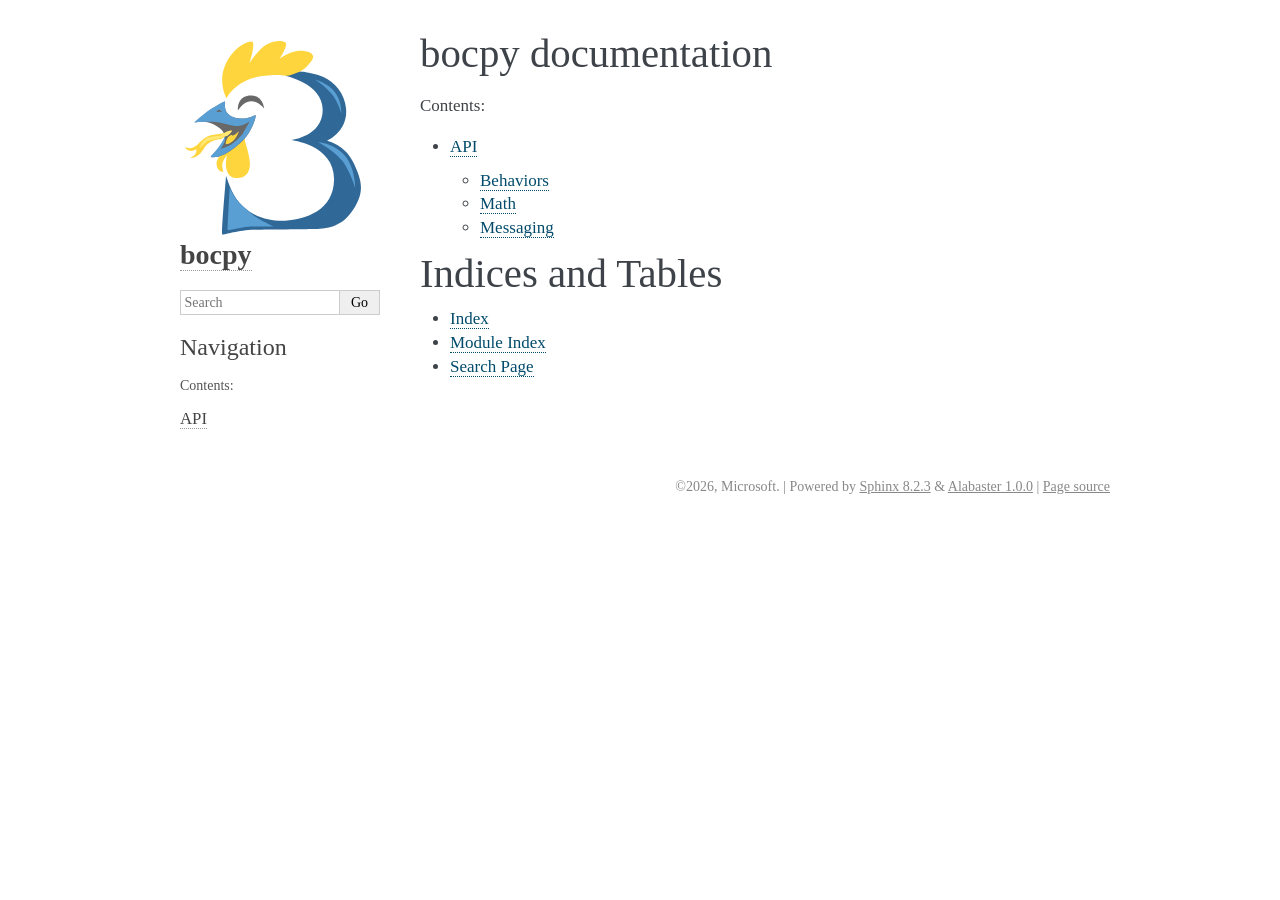
<file: docs/sphinx/index.html>
<!DOCTYPE html>

<html lang="en" data-content_root="./">
  <head>
    <meta charset="utf-8" />
    <meta name="viewport" content="width=device-width, initial-scale=1.0" /><meta name="viewport" content="width=device-width, initial-scale=1" />

    <title>bocpy documentation &#8212; bocpy 0.2.0 documentation</title>
    <link rel="stylesheet" type="text/css" href="_static/pygments.css?v=5ecbeea2" />
    <link rel="stylesheet" type="text/css" href="_static/basic.css?v=b08954a9" />
    <link rel="stylesheet" type="text/css" href="_static/alabaster.css?v=27fed22d" />
    <script src="_static/documentation_options.js?v=938c9ccc"></script>
    <script src="_static/doctools.js?v=9bcbadda"></script>
    <script src="_static/sphinx_highlight.js?v=dc90522c"></script>
    <link rel="icon" href="_static/favicon.ico"/>
    <link rel="index" title="Index" href="genindex.html" />
    <link rel="search" title="Search" href="search.html" />
    <link rel="next" title="API" href="api.html" />
   
  <link rel="stylesheet" href="_static/custom.css" type="text/css" />
  

  
  

  </head><body>
  

    <div class="document">
      <div class="documentwrapper">
        <div class="bodywrapper">
          

          <div class="body" role="main">
            
  <section id="bocpy-documentation">
<h1>bocpy documentation<a class="headerlink" href="#bocpy-documentation" title="Link to this heading">¶</a></h1>
<div class="toctree-wrapper compound">
<p class="caption" role="heading"><span class="caption-text">Contents:</span></p>
<ul>
<li class="toctree-l1"><a class="reference internal" href="api.html">API</a><ul>
<li class="toctree-l2"><a class="reference internal" href="api.html#behaviors">Behaviors</a></li>
<li class="toctree-l2"><a class="reference internal" href="api.html#math">Math</a></li>
<li class="toctree-l2"><a class="reference internal" href="api.html#messaging">Messaging</a></li>
</ul>
</li>
</ul>
</div>
</section>
<section id="indices-and-tables">
<h1>Indices and Tables<a class="headerlink" href="#indices-and-tables" title="Link to this heading">¶</a></h1>
<ul class="simple">
<li><p><a class="reference internal" href="genindex.html"><span class="std std-ref">Index</span></a></p></li>
<li><p><a class="reference internal" href="py-modindex.html"><span class="std std-ref">Module Index</span></a></p></li>
<li><p><a class="reference internal" href="search.html"><span class="std std-ref">Search Page</span></a></p></li>
</ul>
</section>


          </div>
          
        </div>
      </div>
      <div class="sphinxsidebar" role="navigation" aria-label="Main">
        <div class="sphinxsidebarwrapper">
            <p class="logo"><a href="#">
              <img class="logo" src="_static/logo-200.svg" alt="Logo of bocpy"/>
            </a></p>
<h1 class="logo"><a href="#">bocpy</a></h1>









<search id="searchbox" style="display: none" role="search">
    <div class="searchformwrapper">
    <form class="search" action="search.html" method="get">
      <input type="text" name="q" aria-labelledby="searchlabel" autocomplete="off" autocorrect="off" autocapitalize="off" spellcheck="false" placeholder="Search"/>
      <input type="submit" value="Go" />
    </form>
    </div>
</search>
<script>document.getElementById('searchbox').style.display = "block"</script><h3>Navigation</h3>
<p class="caption" role="heading"><span class="caption-text">Contents:</span></p>
<ul>
<li class="toctree-l1"><a class="reference internal" href="api.html">API</a></li>
</ul>

<div class="relations">
<h3>Related Topics</h3>
<ul>
  <li><a href="#">Documentation overview</a><ul>
      <li>Next: <a href="api.html" title="next chapter">API</a></li>
  </ul></li>
</ul>
</div>








        </div>
      </div>
      <div class="clearer"></div>
    </div>
    <div class="footer">
      &#169;2026, Microsoft.
      
      |
      Powered by <a href="https://www.sphinx-doc.org/">Sphinx 8.2.3</a>
      &amp; <a href="https://alabaster.readthedocs.io">Alabaster 1.0.0</a>
      
      |
      <a href="_sources/index.rst.txt"
          rel="nofollow">Page source</a>
    </div>

    

    
  </body>
</html>
</file>
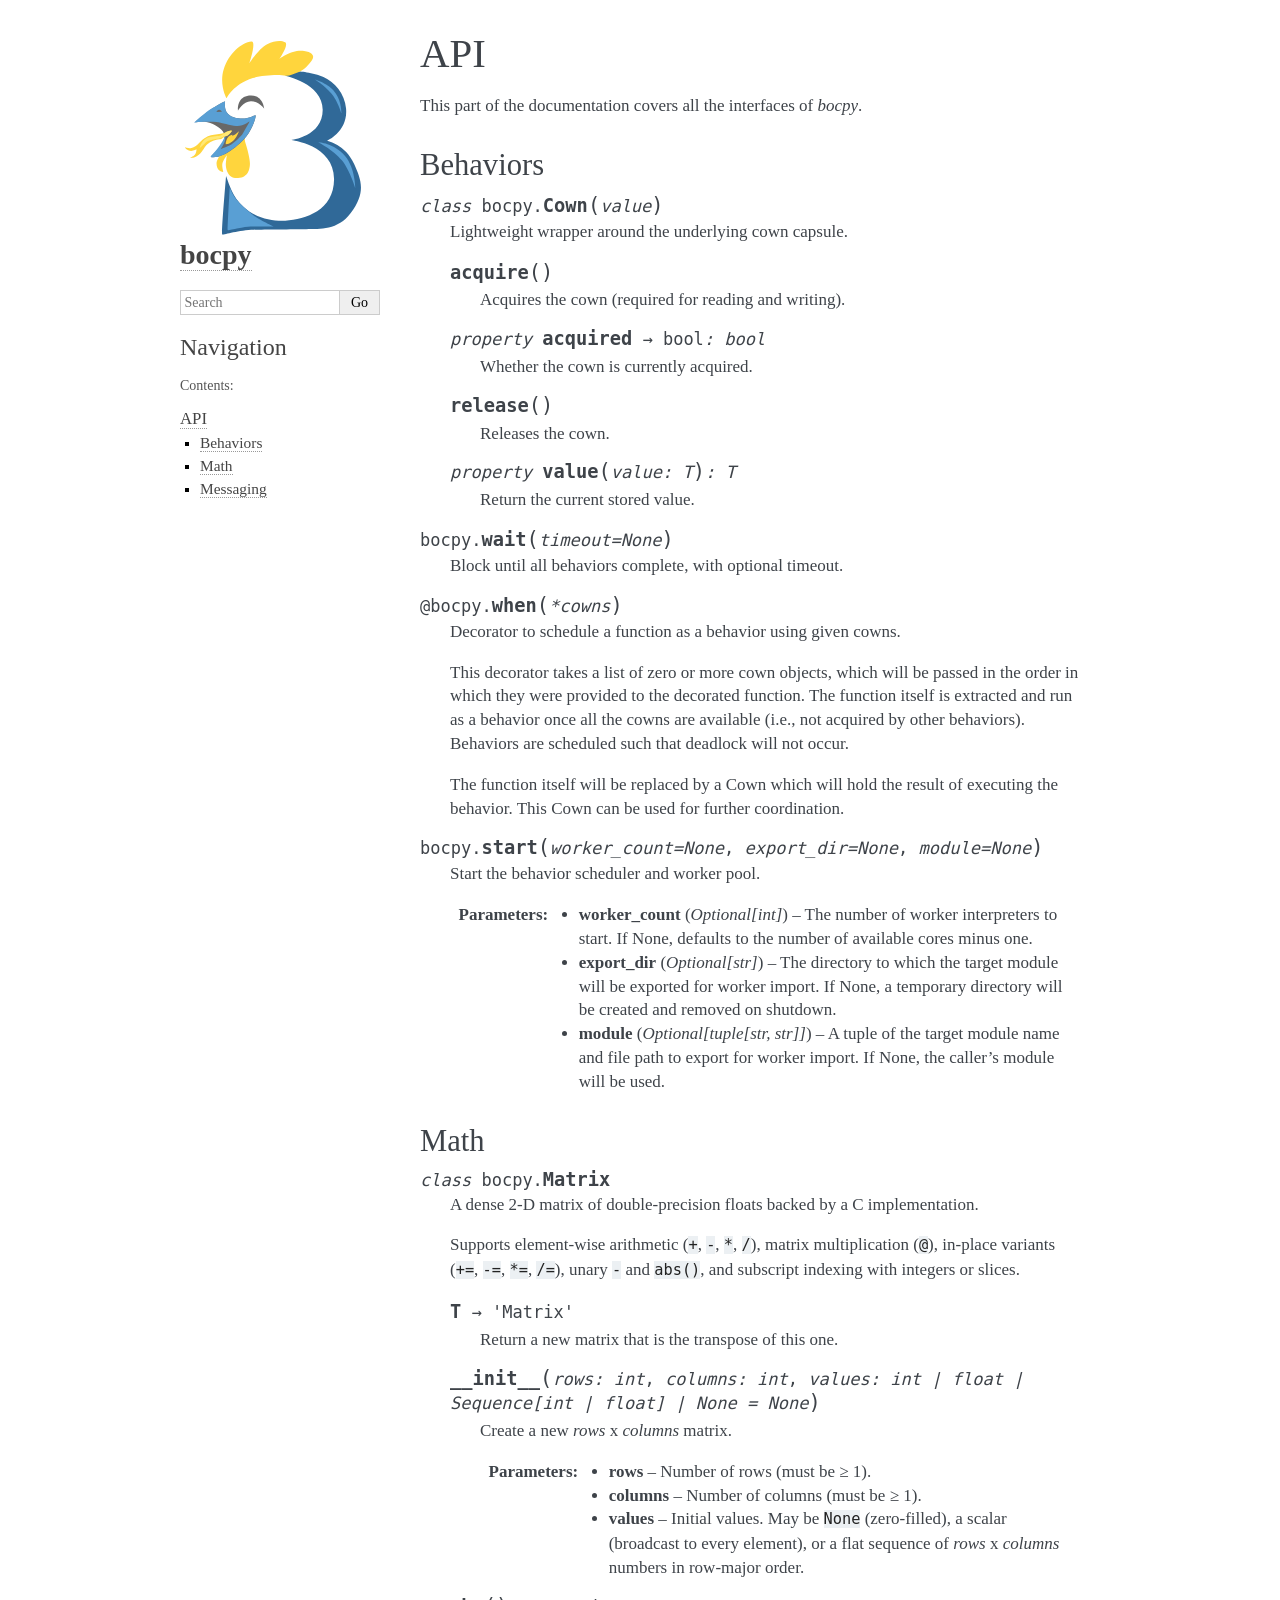
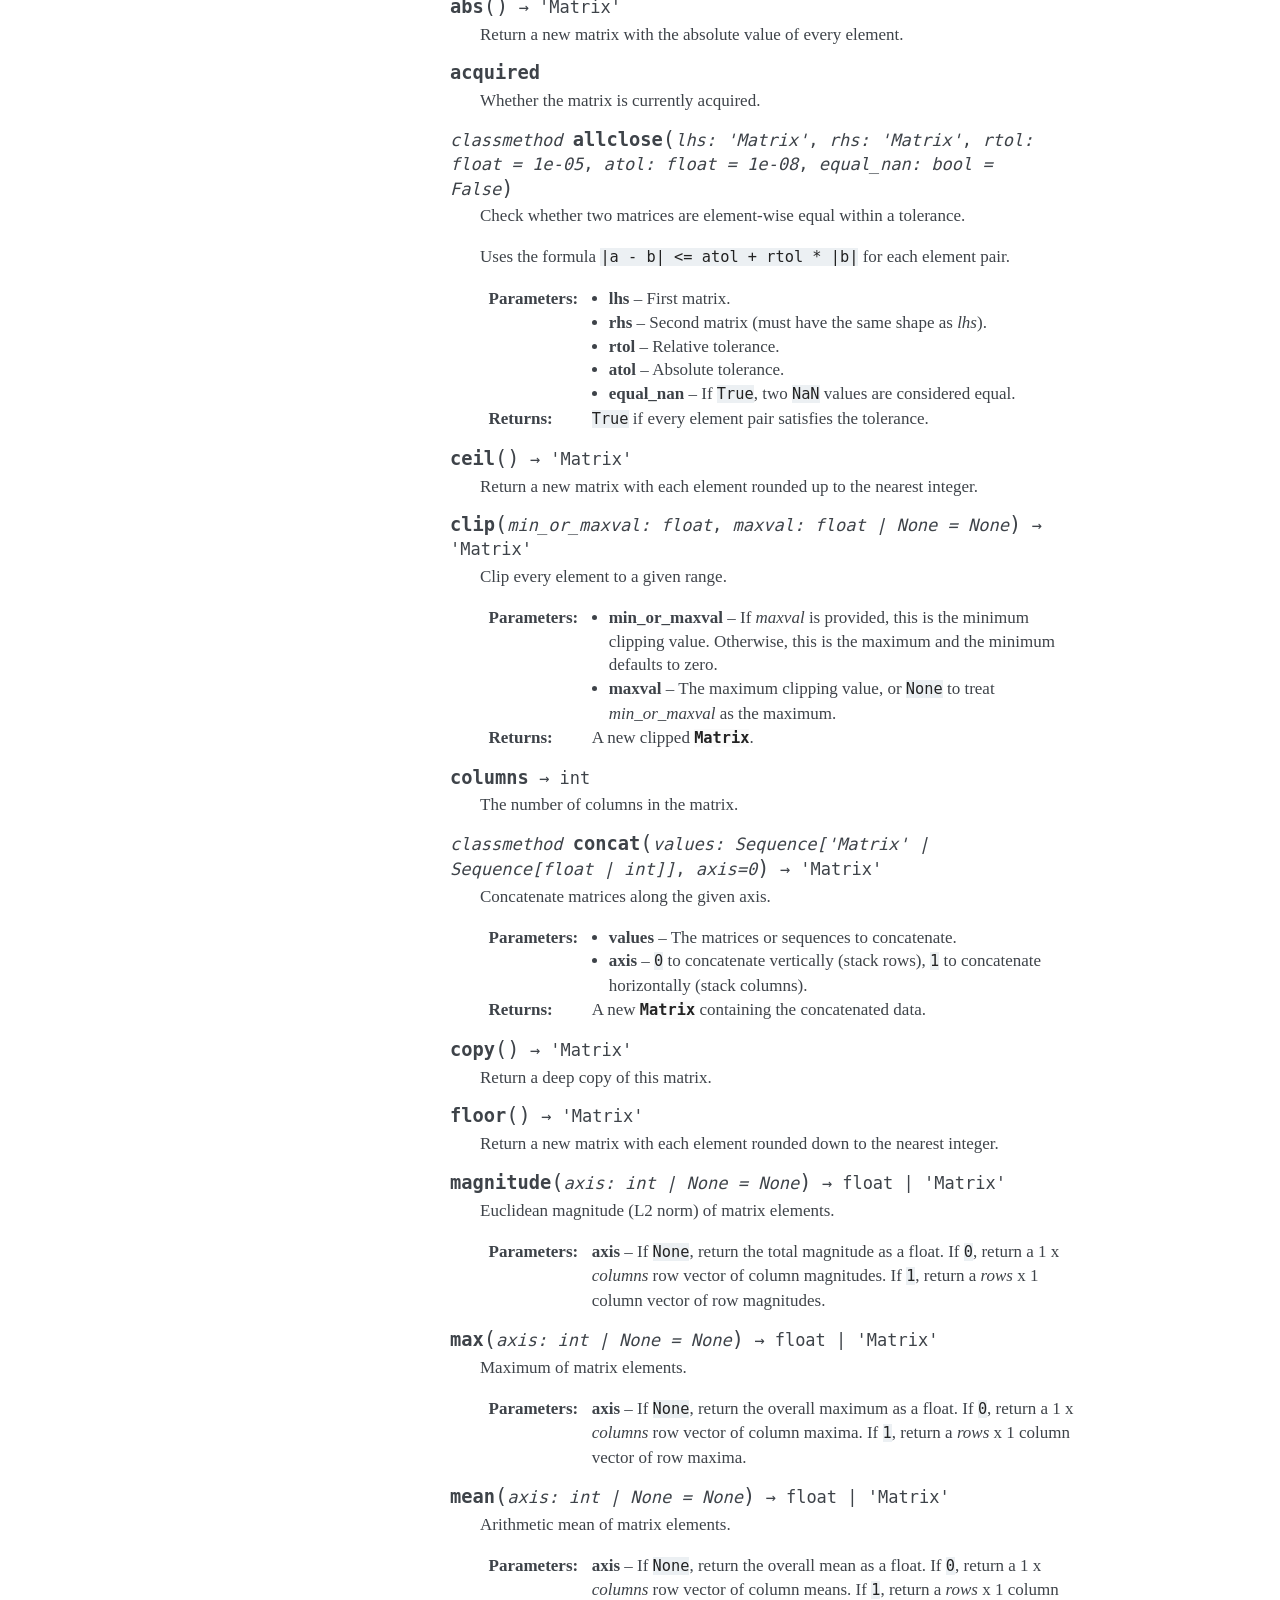
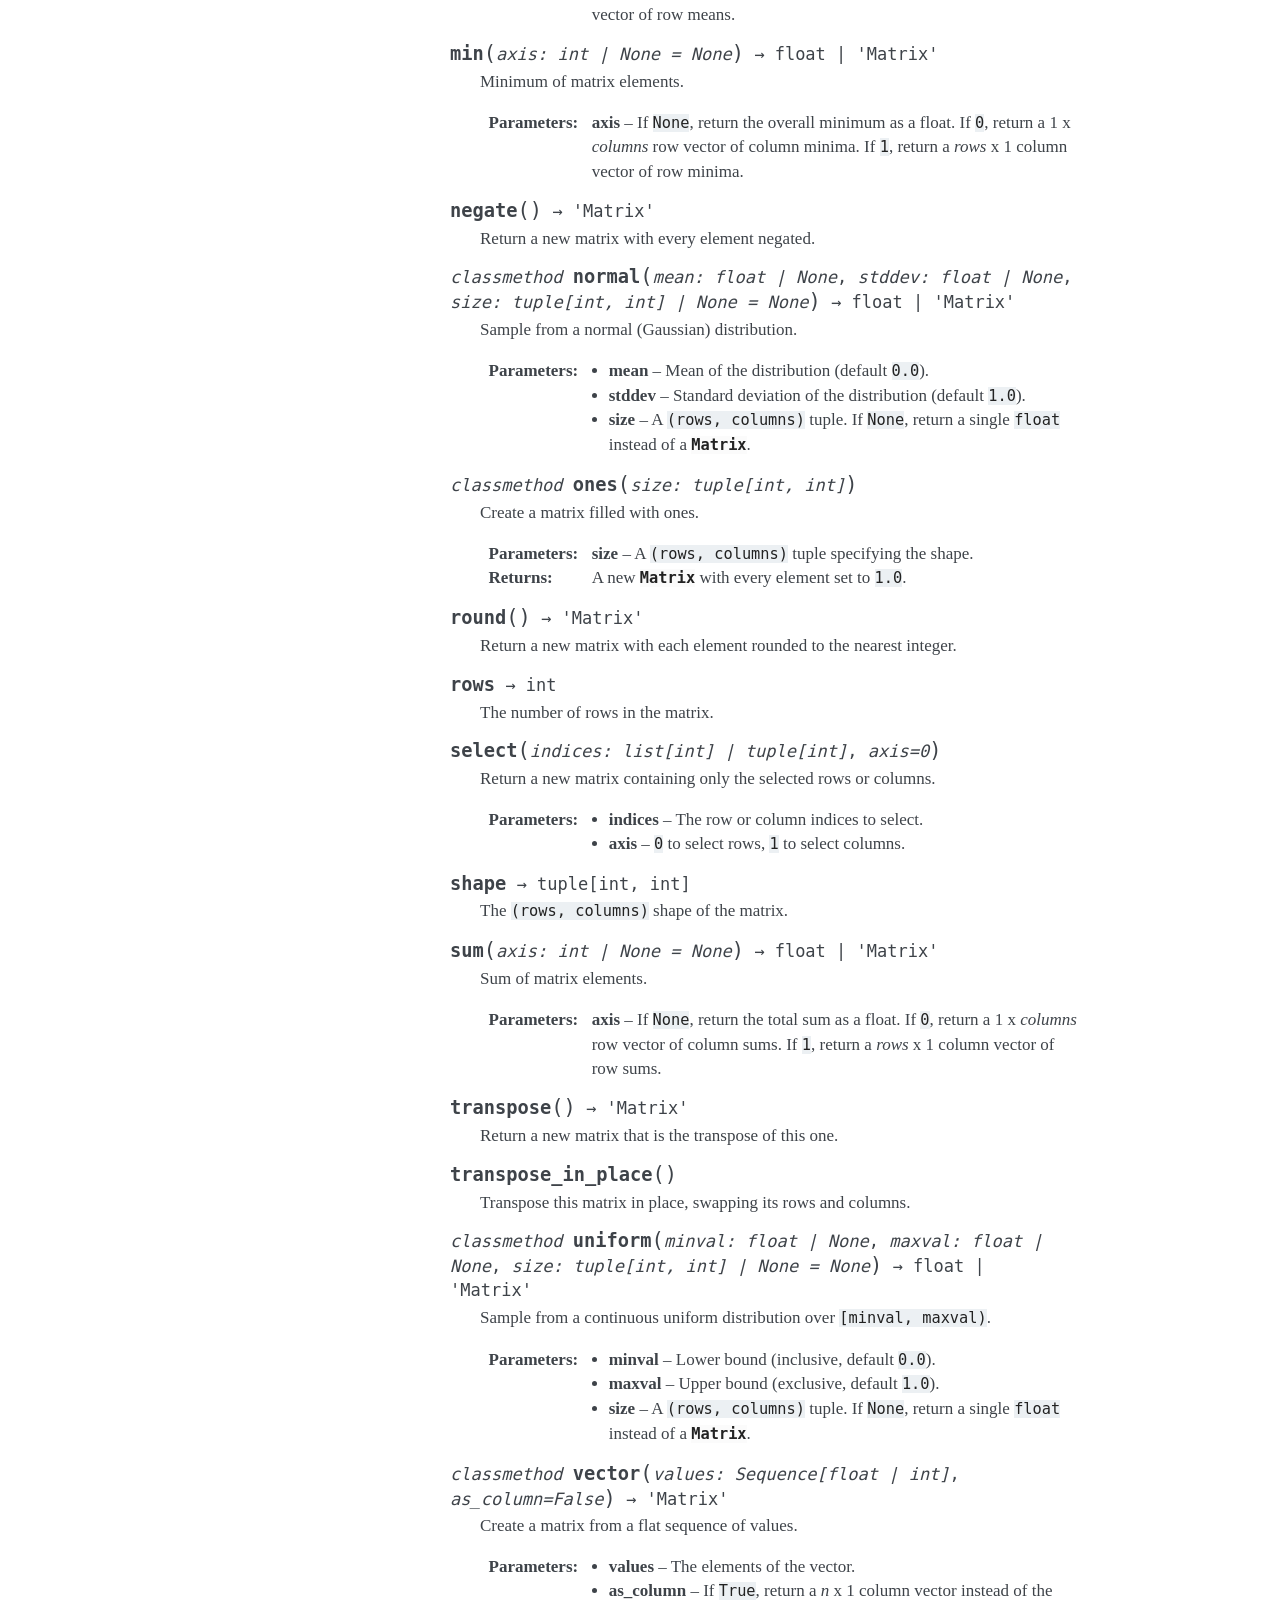
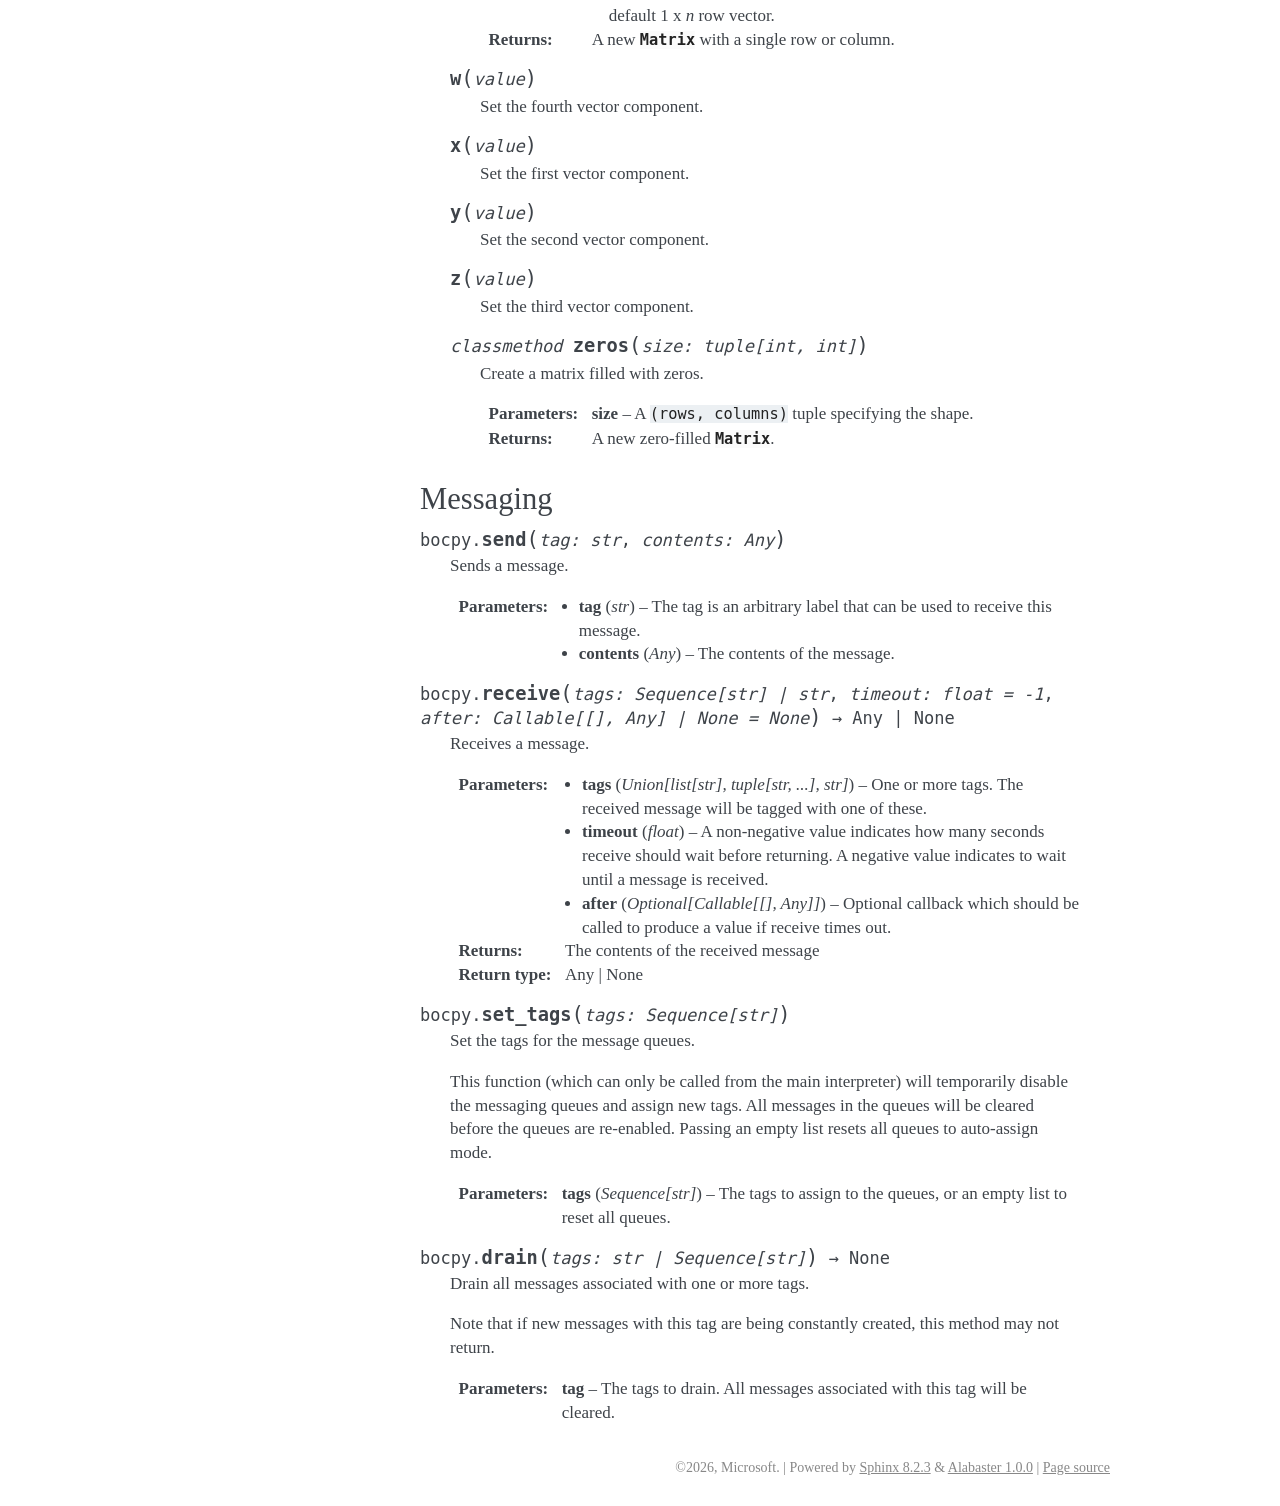
<file: docs/sphinx/api.html>
<!DOCTYPE html>

<html lang="en" data-content_root="./">
  <head>
    <meta charset="utf-8" />
    <meta name="viewport" content="width=device-width, initial-scale=1.0" /><meta name="viewport" content="width=device-width, initial-scale=1" />

    <title>API &#8212; bocpy 0.2.0 documentation</title>
    <link rel="stylesheet" type="text/css" href="_static/pygments.css?v=5ecbeea2" />
    <link rel="stylesheet" type="text/css" href="_static/basic.css?v=b08954a9" />
    <link rel="stylesheet" type="text/css" href="_static/alabaster.css?v=27fed22d" />
    <script src="_static/documentation_options.js?v=938c9ccc"></script>
    <script src="_static/doctools.js?v=9bcbadda"></script>
    <script src="_static/sphinx_highlight.js?v=dc90522c"></script>
    <link rel="icon" href="_static/favicon.ico"/>
    <link rel="index" title="Index" href="genindex.html" />
    <link rel="search" title="Search" href="search.html" />
    <link rel="prev" title="bocpy documentation" href="index.html" />
   
  <link rel="stylesheet" href="_static/custom.css" type="text/css" />
  

  
  

  </head><body>
  

    <div class="document">
      <div class="documentwrapper">
        <div class="bodywrapper">
          

          <div class="body" role="main">
            
  <section id="api">
<span id="id1"></span><h1>API<a class="headerlink" href="#api" title="Link to this heading">¶</a></h1>
<p id="module-bocpy">This part of the documentation covers all the interfaces of <cite>bocpy</cite>.</p>
<section id="behaviors">
<h2>Behaviors<a class="headerlink" href="#behaviors" title="Link to this heading">¶</a></h2>
<dl class="py class">
<dt class="sig sig-object py" id="bocpy.Cown">
<em class="property"><span class="k"><span class="pre">class</span></span><span class="w"> </span></em><span class="sig-prename descclassname"><span class="pre">bocpy.</span></span><span class="sig-name descname"><span class="pre">Cown</span></span><span class="sig-paren">(</span><em class="sig-param"><span class="n"><span class="pre">value</span></span></em><span class="sig-paren">)</span><a class="headerlink" href="#bocpy.Cown" title="Link to this definition">¶</a></dt>
<dd><p>Lightweight wrapper around the underlying cown capsule.</p>
<dl class="py method">
<dt class="sig sig-object py" id="bocpy.Cown.acquire">
<span class="sig-name descname"><span class="pre">acquire</span></span><span class="sig-paren">(</span><span class="sig-paren">)</span><a class="headerlink" href="#bocpy.Cown.acquire" title="Link to this definition">¶</a></dt>
<dd><p>Acquires the cown (required for reading and writing).</p>
</dd></dl>

<dl class="py property">
<dt class="sig sig-object py" id="bocpy.Cown.acquired">
<em class="property"><span class="k"><span class="pre">property</span></span><span class="w"> </span></em><span class="sig-name descname"><span class="pre">acquired</span></span> <span class="sig-return"><span class="sig-return-icon">&#x2192;</span> <span class="sig-return-typehint"><span class="pre">bool</span></span></span><em class="property"><span class="p"><span class="pre">:</span></span><span class="w"> </span><span class="pre">bool</span></em><a class="headerlink" href="#bocpy.Cown.acquired" title="Link to this definition">¶</a></dt>
<dd><p>Whether the cown is currently acquired.</p>
</dd></dl>

<dl class="py method">
<dt class="sig sig-object py" id="bocpy.Cown.release">
<span class="sig-name descname"><span class="pre">release</span></span><span class="sig-paren">(</span><span class="sig-paren">)</span><a class="headerlink" href="#bocpy.Cown.release" title="Link to this definition">¶</a></dt>
<dd><p>Releases the cown.</p>
</dd></dl>

<dl class="py property">
<dt class="sig sig-object py" id="bocpy.Cown.value">
<em class="property"><span class="k"><span class="pre">property</span></span><span class="w"> </span></em><span class="sig-name descname"><span class="pre">value</span></span><span class="sig-paren">(</span><em class="sig-param"><span class="n"><span class="pre">value</span></span><span class="p"><span class="pre">:</span></span><span class="w"> </span><span class="n"><span class="pre">T</span></span></em><span class="sig-paren">)</span><em class="property"><span class="p"><span class="pre">:</span></span><span class="w"> </span><span class="pre">T</span></em><a class="headerlink" href="#bocpy.Cown.value" title="Link to this definition">¶</a></dt>
<dd><p>Return the current stored value.</p>
</dd></dl>

</dd></dl>

<dl class="py function">
<dt class="sig sig-object py" id="bocpy.wait">
<span class="sig-prename descclassname"><span class="pre">bocpy.</span></span><span class="sig-name descname"><span class="pre">wait</span></span><span class="sig-paren">(</span><em class="sig-param"><span class="n"><span class="pre">timeout</span></span><span class="o"><span class="pre">=</span></span><span class="default_value"><span class="pre">None</span></span></em><span class="sig-paren">)</span><a class="headerlink" href="#bocpy.wait" title="Link to this definition">¶</a></dt>
<dd><p>Block until all behaviors complete, with optional timeout.</p>
</dd></dl>

<dl class="py function">
<dt class="sig sig-object py" id="bocpy.when">
<span class="sig-prename descclassname"><span class="pre">&#64;</span></span><span class="sig-prename descclassname"><span class="pre">bocpy.</span></span><span class="sig-name descname"><span class="pre">when</span></span><span class="sig-paren">(</span><em class="sig-param"><span class="o"><span class="pre">*</span></span><span class="n"><span class="pre">cowns</span></span></em><span class="sig-paren">)</span><a class="headerlink" href="#bocpy.when" title="Link to this definition">¶</a></dt>
<dd><p>Decorator to schedule a function as a behavior using given cowns.</p>
<p>This decorator takes a list of zero or more cown objects, which will be passed in the order
in which they were provided to the decorated function. The function itself is extracted and
run as a behavior once all the cowns are available (i.e., not acquired by other behaviors).
Behaviors are scheduled such that deadlock will not occur.</p>
<p>The function itself will be replaced by a Cown which will hold the
result of executing the behavior. This Cown can be used for further
coordination.</p>
</dd></dl>

<dl class="py function">
<dt class="sig sig-object py" id="bocpy.start">
<span class="sig-prename descclassname"><span class="pre">bocpy.</span></span><span class="sig-name descname"><span class="pre">start</span></span><span class="sig-paren">(</span><em class="sig-param"><span class="n"><span class="pre">worker_count</span></span><span class="o"><span class="pre">=</span></span><span class="default_value"><span class="pre">None</span></span></em>, <em class="sig-param"><span class="n"><span class="pre">export_dir</span></span><span class="o"><span class="pre">=</span></span><span class="default_value"><span class="pre">None</span></span></em>, <em class="sig-param"><span class="n"><span class="pre">module</span></span><span class="o"><span class="pre">=</span></span><span class="default_value"><span class="pre">None</span></span></em><span class="sig-paren">)</span><a class="headerlink" href="#bocpy.start" title="Link to this definition">¶</a></dt>
<dd><p>Start the behavior scheduler and worker pool.</p>
<dl class="field-list simple">
<dt class="field-odd">Parameters<span class="colon">:</span></dt>
<dd class="field-odd"><ul class="simple">
<li><p><strong>worker_count</strong> (<em>Optional</em><em>[</em><em>int</em><em>]</em>) – The number of worker interpreters to start.  If
None, defaults to the number of available cores minus one.</p></li>
<li><p><strong>export_dir</strong> (<em>Optional</em><em>[</em><em>str</em><em>]</em>) – The directory to which the target module will be
exported for worker import.  If None, a temporary directory will
be created and removed on shutdown.</p></li>
<li><p><strong>module</strong> (<em>Optional</em><em>[</em><em>tuple</em><em>[</em><em>str</em><em>, </em><em>str</em><em>]</em><em>]</em>) – A tuple of the target module name and file path to export
for worker import.  If None, the caller’s module will be used.</p></li>
</ul>
</dd>
</dl>
</dd></dl>

</section>
<section id="math">
<h2>Math<a class="headerlink" href="#math" title="Link to this heading">¶</a></h2>
<dl class="py class">
<dt class="sig sig-object py" id="bocpy.Matrix">
<em class="property"><span class="k"><span class="pre">class</span></span><span class="w"> </span></em><span class="sig-prename descclassname"><span class="pre">bocpy.</span></span><span class="sig-name descname"><span class="pre">Matrix</span></span><a class="headerlink" href="#bocpy.Matrix" title="Link to this definition">¶</a></dt>
<dd><p>A dense 2-D matrix of double-precision floats backed by a C implementation.</p>
<p>Supports element-wise arithmetic (<code class="docutils literal notranslate"><span class="pre">+</span></code>, <code class="docutils literal notranslate"><span class="pre">-</span></code>, <code class="docutils literal notranslate"><span class="pre">*</span></code>, <code class="docutils literal notranslate"><span class="pre">/</span></code>), matrix
multiplication (<code class="docutils literal notranslate"><span class="pre">&#64;</span></code>), in-place variants (<code class="docutils literal notranslate"><span class="pre">+=</span></code>, <code class="docutils literal notranslate"><span class="pre">-=</span></code>, <code class="docutils literal notranslate"><span class="pre">*=</span></code>, <code class="docutils literal notranslate"><span class="pre">/=</span></code>),
unary <code class="docutils literal notranslate"><span class="pre">-</span></code> and <code class="docutils literal notranslate"><span class="pre">abs()</span></code>, and subscript indexing with integers or slices.</p>
<dl class="py attribute">
<dt class="sig sig-object py" id="bocpy.Matrix.T">
<span class="sig-name descname"><span class="pre">T</span></span> <span class="sig-return"><span class="sig-return-icon">&#x2192;</span> <span class="sig-return-typehint"><span class="s"><span class="pre">'Matrix'</span></span></span></span><a class="headerlink" href="#bocpy.Matrix.T" title="Link to this definition">¶</a></dt>
<dd><p>Return a new matrix that is the transpose of this one.</p>
</dd></dl>

<dl class="py method">
<dt class="sig sig-object py" id="bocpy.Matrix.__init__">
<span class="sig-name descname"><span class="pre">__init__</span></span><span class="sig-paren">(</span><em class="sig-param"><span class="n"><span class="pre">rows</span></span><span class="p"><span class="pre">:</span></span><span class="w"> </span><span class="n"><span class="pre">int</span></span></em>, <em class="sig-param"><span class="n"><span class="pre">columns</span></span><span class="p"><span class="pre">:</span></span><span class="w"> </span><span class="n"><span class="pre">int</span></span></em>, <em class="sig-param"><span class="n"><span class="pre">values</span></span><span class="p"><span class="pre">:</span></span><span class="w"> </span><span class="n"><span class="pre">int</span><span class="w"> </span><span class="p"><span class="pre">|</span></span><span class="w"> </span><span class="pre">float</span><span class="w"> </span><span class="p"><span class="pre">|</span></span><span class="w"> </span><span class="pre">Sequence</span><span class="p"><span class="pre">[</span></span><span class="pre">int</span><span class="w"> </span><span class="p"><span class="pre">|</span></span><span class="w"> </span><span class="pre">float</span><span class="p"><span class="pre">]</span></span><span class="w"> </span><span class="p"><span class="pre">|</span></span><span class="w"> </span><span class="pre">None</span></span><span class="w"> </span><span class="o"><span class="pre">=</span></span><span class="w"> </span><span class="default_value"><span class="pre">None</span></span></em><span class="sig-paren">)</span><a class="headerlink" href="#bocpy.Matrix.__init__" title="Link to this definition">¶</a></dt>
<dd><p>Create a new <em>rows</em> x <em>columns</em> matrix.</p>
<dl class="field-list simple">
<dt class="field-odd">Parameters<span class="colon">:</span></dt>
<dd class="field-odd"><ul class="simple">
<li><p><strong>rows</strong> – Number of rows (must be ≥ 1).</p></li>
<li><p><strong>columns</strong> – Number of columns (must be ≥ 1).</p></li>
<li><p><strong>values</strong> – Initial values.  May be <code class="docutils literal notranslate"><span class="pre">None</span></code> (zero-filled), a scalar
(broadcast to every element), or a flat sequence of <em>rows</em> x <em>columns</em>
numbers in row-major order.</p></li>
</ul>
</dd>
</dl>
</dd></dl>

<dl class="py method">
<dt class="sig sig-object py" id="bocpy.Matrix.abs">
<span class="sig-name descname"><span class="pre">abs</span></span><span class="sig-paren">(</span><span class="sig-paren">)</span> <span class="sig-return"><span class="sig-return-icon">&#x2192;</span> <span class="sig-return-typehint"><span class="s"><span class="pre">'Matrix'</span></span></span></span><a class="headerlink" href="#bocpy.Matrix.abs" title="Link to this definition">¶</a></dt>
<dd><p>Return a new matrix with the absolute value of every element.</p>
</dd></dl>

<dl class="py attribute">
<dt class="sig sig-object py" id="bocpy.Matrix.acquired">
<span class="sig-name descname"><span class="pre">acquired</span></span><a class="headerlink" href="#bocpy.Matrix.acquired" title="Link to this definition">¶</a></dt>
<dd><p>Whether the matrix is currently acquired.</p>
</dd></dl>

<dl class="py method">
<dt class="sig sig-object py" id="bocpy.Matrix.allclose">
<em class="property"><span class="k"><span class="pre">classmethod</span></span><span class="w"> </span></em><span class="sig-name descname"><span class="pre">allclose</span></span><span class="sig-paren">(</span><em class="sig-param"><span class="n"><span class="pre">lhs</span></span><span class="p"><span class="pre">:</span></span><span class="w"> </span><span class="n"><span class="s"><span class="pre">'Matrix'</span></span></span></em>, <em class="sig-param"><span class="n"><span class="pre">rhs</span></span><span class="p"><span class="pre">:</span></span><span class="w"> </span><span class="n"><span class="s"><span class="pre">'Matrix'</span></span></span></em>, <em class="sig-param"><span class="n"><span class="pre">rtol</span></span><span class="p"><span class="pre">:</span></span><span class="w"> </span><span class="n"><span class="pre">float</span></span><span class="w"> </span><span class="o"><span class="pre">=</span></span><span class="w"> </span><span class="default_value"><span class="pre">1e-05</span></span></em>, <em class="sig-param"><span class="n"><span class="pre">atol</span></span><span class="p"><span class="pre">:</span></span><span class="w"> </span><span class="n"><span class="pre">float</span></span><span class="w"> </span><span class="o"><span class="pre">=</span></span><span class="w"> </span><span class="default_value"><span class="pre">1e-08</span></span></em>, <em class="sig-param"><span class="n"><span class="pre">equal_nan</span></span><span class="p"><span class="pre">:</span></span><span class="w"> </span><span class="n"><span class="pre">bool</span></span><span class="w"> </span><span class="o"><span class="pre">=</span></span><span class="w"> </span><span class="default_value"><span class="pre">False</span></span></em><span class="sig-paren">)</span><a class="headerlink" href="#bocpy.Matrix.allclose" title="Link to this definition">¶</a></dt>
<dd><p>Check whether two matrices are element-wise equal within a tolerance.</p>
<p>Uses the formula <code class="docutils literal notranslate"><span class="pre">|a</span> <span class="pre">-</span> <span class="pre">b|</span> <span class="pre">&lt;=</span> <span class="pre">atol</span> <span class="pre">+</span> <span class="pre">rtol</span> <span class="pre">*</span> <span class="pre">|b|</span></code> for each element pair.</p>
<dl class="field-list simple">
<dt class="field-odd">Parameters<span class="colon">:</span></dt>
<dd class="field-odd"><ul class="simple">
<li><p><strong>lhs</strong> – First matrix.</p></li>
<li><p><strong>rhs</strong> – Second matrix (must have the same shape as <em>lhs</em>).</p></li>
<li><p><strong>rtol</strong> – Relative tolerance.</p></li>
<li><p><strong>atol</strong> – Absolute tolerance.</p></li>
<li><p><strong>equal_nan</strong> – If <code class="docutils literal notranslate"><span class="pre">True</span></code>, two <code class="docutils literal notranslate"><span class="pre">NaN</span></code> values are considered equal.</p></li>
</ul>
</dd>
<dt class="field-even">Returns<span class="colon">:</span></dt>
<dd class="field-even"><p><code class="docutils literal notranslate"><span class="pre">True</span></code> if every element pair satisfies the tolerance.</p>
</dd>
</dl>
</dd></dl>

<dl class="py method">
<dt class="sig sig-object py" id="bocpy.Matrix.ceil">
<span class="sig-name descname"><span class="pre">ceil</span></span><span class="sig-paren">(</span><span class="sig-paren">)</span> <span class="sig-return"><span class="sig-return-icon">&#x2192;</span> <span class="sig-return-typehint"><span class="s"><span class="pre">'Matrix'</span></span></span></span><a class="headerlink" href="#bocpy.Matrix.ceil" title="Link to this definition">¶</a></dt>
<dd><p>Return a new matrix with each element rounded up to the nearest integer.</p>
</dd></dl>

<dl class="py method">
<dt class="sig sig-object py" id="bocpy.Matrix.clip">
<span class="sig-name descname"><span class="pre">clip</span></span><span class="sig-paren">(</span><em class="sig-param"><span class="n"><span class="pre">min_or_maxval</span></span><span class="p"><span class="pre">:</span></span><span class="w"> </span><span class="n"><span class="pre">float</span></span></em>, <em class="sig-param"><span class="n"><span class="pre">maxval</span></span><span class="p"><span class="pre">:</span></span><span class="w"> </span><span class="n"><span class="pre">float</span><span class="w"> </span><span class="p"><span class="pre">|</span></span><span class="w"> </span><span class="pre">None</span></span><span class="w"> </span><span class="o"><span class="pre">=</span></span><span class="w"> </span><span class="default_value"><span class="pre">None</span></span></em><span class="sig-paren">)</span> <span class="sig-return"><span class="sig-return-icon">&#x2192;</span> <span class="sig-return-typehint"><span class="s"><span class="pre">'Matrix'</span></span></span></span><a class="headerlink" href="#bocpy.Matrix.clip" title="Link to this definition">¶</a></dt>
<dd><p>Clip every element to a given range.</p>
<dl class="field-list simple">
<dt class="field-odd">Parameters<span class="colon">:</span></dt>
<dd class="field-odd"><ul class="simple">
<li><p><strong>min_or_maxval</strong> – If <em>maxval</em> is provided, this is the minimum
clipping value.  Otherwise, this is the maximum and the minimum
defaults to zero.</p></li>
<li><p><strong>maxval</strong> – The maximum clipping value, or <code class="docutils literal notranslate"><span class="pre">None</span></code> to treat
<em>min_or_maxval</em> as the maximum.</p></li>
</ul>
</dd>
<dt class="field-even">Returns<span class="colon">:</span></dt>
<dd class="field-even"><p>A new clipped <a class="reference internal" href="#bocpy.Matrix" title="bocpy.Matrix"><code class="xref py py-class docutils literal notranslate"><span class="pre">Matrix</span></code></a>.</p>
</dd>
</dl>
</dd></dl>

<dl class="py attribute">
<dt class="sig sig-object py" id="bocpy.Matrix.columns">
<span class="sig-name descname"><span class="pre">columns</span></span> <span class="sig-return"><span class="sig-return-icon">&#x2192;</span> <span class="sig-return-typehint"><span class="pre">int</span></span></span><a class="headerlink" href="#bocpy.Matrix.columns" title="Link to this definition">¶</a></dt>
<dd><p>The number of columns in the matrix.</p>
</dd></dl>

<dl class="py method">
<dt class="sig sig-object py" id="bocpy.Matrix.concat">
<em class="property"><span class="k"><span class="pre">classmethod</span></span><span class="w"> </span></em><span class="sig-name descname"><span class="pre">concat</span></span><span class="sig-paren">(</span><em class="sig-param"><span class="n"><span class="pre">values</span></span><span class="p"><span class="pre">:</span></span><span class="w"> </span><span class="n"><span class="pre">Sequence</span><span class="p"><span class="pre">[</span></span><span class="s"><span class="pre">'Matrix'</span></span><span class="w"> </span><span class="p"><span class="pre">|</span></span><span class="w"> </span><span class="pre">Sequence</span><span class="p"><span class="pre">[</span></span><span class="pre">float</span><span class="w"> </span><span class="p"><span class="pre">|</span></span><span class="w"> </span><span class="pre">int</span><span class="p"><span class="pre">]</span></span><span class="p"><span class="pre">]</span></span></span></em>, <em class="sig-param"><span class="n"><span class="pre">axis</span></span><span class="o"><span class="pre">=</span></span><span class="default_value"><span class="pre">0</span></span></em><span class="sig-paren">)</span> <span class="sig-return"><span class="sig-return-icon">&#x2192;</span> <span class="sig-return-typehint"><span class="s"><span class="pre">'Matrix'</span></span></span></span><a class="headerlink" href="#bocpy.Matrix.concat" title="Link to this definition">¶</a></dt>
<dd><p>Concatenate matrices along the given axis.</p>
<dl class="field-list simple">
<dt class="field-odd">Parameters<span class="colon">:</span></dt>
<dd class="field-odd"><ul class="simple">
<li><p><strong>values</strong> – The matrices or sequences to concatenate.</p></li>
<li><p><strong>axis</strong> – <code class="docutils literal notranslate"><span class="pre">0</span></code> to concatenate vertically (stack rows),
<code class="docutils literal notranslate"><span class="pre">1</span></code> to concatenate horizontally (stack columns).</p></li>
</ul>
</dd>
<dt class="field-even">Returns<span class="colon">:</span></dt>
<dd class="field-even"><p>A new <a class="reference internal" href="#bocpy.Matrix" title="bocpy.Matrix"><code class="xref py py-class docutils literal notranslate"><span class="pre">Matrix</span></code></a> containing the concatenated data.</p>
</dd>
</dl>
</dd></dl>

<dl class="py method">
<dt class="sig sig-object py" id="bocpy.Matrix.copy">
<span class="sig-name descname"><span class="pre">copy</span></span><span class="sig-paren">(</span><span class="sig-paren">)</span> <span class="sig-return"><span class="sig-return-icon">&#x2192;</span> <span class="sig-return-typehint"><span class="s"><span class="pre">'Matrix'</span></span></span></span><a class="headerlink" href="#bocpy.Matrix.copy" title="Link to this definition">¶</a></dt>
<dd><p>Return a deep copy of this matrix.</p>
</dd></dl>

<dl class="py method">
<dt class="sig sig-object py" id="bocpy.Matrix.floor">
<span class="sig-name descname"><span class="pre">floor</span></span><span class="sig-paren">(</span><span class="sig-paren">)</span> <span class="sig-return"><span class="sig-return-icon">&#x2192;</span> <span class="sig-return-typehint"><span class="s"><span class="pre">'Matrix'</span></span></span></span><a class="headerlink" href="#bocpy.Matrix.floor" title="Link to this definition">¶</a></dt>
<dd><p>Return a new matrix with each element rounded down to the nearest integer.</p>
</dd></dl>

<dl class="py method">
<dt class="sig sig-object py" id="bocpy.Matrix.magnitude">
<span class="sig-name descname"><span class="pre">magnitude</span></span><span class="sig-paren">(</span><em class="sig-param"><span class="n"><span class="pre">axis</span></span><span class="p"><span class="pre">:</span></span><span class="w"> </span><span class="n"><span class="pre">int</span><span class="w"> </span><span class="p"><span class="pre">|</span></span><span class="w"> </span><span class="pre">None</span></span><span class="w"> </span><span class="o"><span class="pre">=</span></span><span class="w"> </span><span class="default_value"><span class="pre">None</span></span></em><span class="sig-paren">)</span> <span class="sig-return"><span class="sig-return-icon">&#x2192;</span> <span class="sig-return-typehint"><span class="pre">float</span><span class="w"> </span><span class="p"><span class="pre">|</span></span><span class="w"> </span><span class="s"><span class="pre">'Matrix'</span></span></span></span><a class="headerlink" href="#bocpy.Matrix.magnitude" title="Link to this definition">¶</a></dt>
<dd><p>Euclidean magnitude (L2 norm) of matrix elements.</p>
<dl class="field-list simple">
<dt class="field-odd">Parameters<span class="colon">:</span></dt>
<dd class="field-odd"><p><strong>axis</strong> – If <code class="docutils literal notranslate"><span class="pre">None</span></code>, return the total magnitude as a float.
If <code class="docutils literal notranslate"><span class="pre">0</span></code>, return a 1 x <em>columns</em> row vector of column magnitudes.
If <code class="docutils literal notranslate"><span class="pre">1</span></code>, return a <em>rows</em> x 1 column vector of row magnitudes.</p>
</dd>
</dl>
</dd></dl>

<dl class="py method">
<dt class="sig sig-object py" id="bocpy.Matrix.max">
<span class="sig-name descname"><span class="pre">max</span></span><span class="sig-paren">(</span><em class="sig-param"><span class="n"><span class="pre">axis</span></span><span class="p"><span class="pre">:</span></span><span class="w"> </span><span class="n"><span class="pre">int</span><span class="w"> </span><span class="p"><span class="pre">|</span></span><span class="w"> </span><span class="pre">None</span></span><span class="w"> </span><span class="o"><span class="pre">=</span></span><span class="w"> </span><span class="default_value"><span class="pre">None</span></span></em><span class="sig-paren">)</span> <span class="sig-return"><span class="sig-return-icon">&#x2192;</span> <span class="sig-return-typehint"><span class="pre">float</span><span class="w"> </span><span class="p"><span class="pre">|</span></span><span class="w"> </span><span class="s"><span class="pre">'Matrix'</span></span></span></span><a class="headerlink" href="#bocpy.Matrix.max" title="Link to this definition">¶</a></dt>
<dd><p>Maximum of matrix elements.</p>
<dl class="field-list simple">
<dt class="field-odd">Parameters<span class="colon">:</span></dt>
<dd class="field-odd"><p><strong>axis</strong> – If <code class="docutils literal notranslate"><span class="pre">None</span></code>, return the overall maximum as a float.
If <code class="docutils literal notranslate"><span class="pre">0</span></code>, return a 1 x <em>columns</em> row vector of column maxima.
If <code class="docutils literal notranslate"><span class="pre">1</span></code>, return a <em>rows</em> x 1 column vector of row maxima.</p>
</dd>
</dl>
</dd></dl>

<dl class="py method">
<dt class="sig sig-object py" id="bocpy.Matrix.mean">
<span class="sig-name descname"><span class="pre">mean</span></span><span class="sig-paren">(</span><em class="sig-param"><span class="n"><span class="pre">axis</span></span><span class="p"><span class="pre">:</span></span><span class="w"> </span><span class="n"><span class="pre">int</span><span class="w"> </span><span class="p"><span class="pre">|</span></span><span class="w"> </span><span class="pre">None</span></span><span class="w"> </span><span class="o"><span class="pre">=</span></span><span class="w"> </span><span class="default_value"><span class="pre">None</span></span></em><span class="sig-paren">)</span> <span class="sig-return"><span class="sig-return-icon">&#x2192;</span> <span class="sig-return-typehint"><span class="pre">float</span><span class="w"> </span><span class="p"><span class="pre">|</span></span><span class="w"> </span><span class="s"><span class="pre">'Matrix'</span></span></span></span><a class="headerlink" href="#bocpy.Matrix.mean" title="Link to this definition">¶</a></dt>
<dd><p>Arithmetic mean of matrix elements.</p>
<dl class="field-list simple">
<dt class="field-odd">Parameters<span class="colon">:</span></dt>
<dd class="field-odd"><p><strong>axis</strong> – If <code class="docutils literal notranslate"><span class="pre">None</span></code>, return the overall mean as a float.
If <code class="docutils literal notranslate"><span class="pre">0</span></code>, return a 1 x <em>columns</em> row vector of column means.
If <code class="docutils literal notranslate"><span class="pre">1</span></code>, return a <em>rows</em> x 1 column vector of row means.</p>
</dd>
</dl>
</dd></dl>

<dl class="py method">
<dt class="sig sig-object py" id="bocpy.Matrix.min">
<span class="sig-name descname"><span class="pre">min</span></span><span class="sig-paren">(</span><em class="sig-param"><span class="n"><span class="pre">axis</span></span><span class="p"><span class="pre">:</span></span><span class="w"> </span><span class="n"><span class="pre">int</span><span class="w"> </span><span class="p"><span class="pre">|</span></span><span class="w"> </span><span class="pre">None</span></span><span class="w"> </span><span class="o"><span class="pre">=</span></span><span class="w"> </span><span class="default_value"><span class="pre">None</span></span></em><span class="sig-paren">)</span> <span class="sig-return"><span class="sig-return-icon">&#x2192;</span> <span class="sig-return-typehint"><span class="pre">float</span><span class="w"> </span><span class="p"><span class="pre">|</span></span><span class="w"> </span><span class="s"><span class="pre">'Matrix'</span></span></span></span><a class="headerlink" href="#bocpy.Matrix.min" title="Link to this definition">¶</a></dt>
<dd><p>Minimum of matrix elements.</p>
<dl class="field-list simple">
<dt class="field-odd">Parameters<span class="colon">:</span></dt>
<dd class="field-odd"><p><strong>axis</strong> – If <code class="docutils literal notranslate"><span class="pre">None</span></code>, return the overall minimum as a float.
If <code class="docutils literal notranslate"><span class="pre">0</span></code>, return a 1 x <em>columns</em> row vector of column minima.
If <code class="docutils literal notranslate"><span class="pre">1</span></code>, return a <em>rows</em> x 1 column vector of row minima.</p>
</dd>
</dl>
</dd></dl>

<dl class="py method">
<dt class="sig sig-object py" id="bocpy.Matrix.negate">
<span class="sig-name descname"><span class="pre">negate</span></span><span class="sig-paren">(</span><span class="sig-paren">)</span> <span class="sig-return"><span class="sig-return-icon">&#x2192;</span> <span class="sig-return-typehint"><span class="s"><span class="pre">'Matrix'</span></span></span></span><a class="headerlink" href="#bocpy.Matrix.negate" title="Link to this definition">¶</a></dt>
<dd><p>Return a new matrix with every element negated.</p>
</dd></dl>

<dl class="py method">
<dt class="sig sig-object py" id="bocpy.Matrix.normal">
<em class="property"><span class="k"><span class="pre">classmethod</span></span><span class="w"> </span></em><span class="sig-name descname"><span class="pre">normal</span></span><span class="sig-paren">(</span><em class="sig-param"><span class="n"><span class="pre">mean</span></span><span class="p"><span class="pre">:</span></span><span class="w"> </span><span class="n"><span class="pre">float</span><span class="w"> </span><span class="p"><span class="pre">|</span></span><span class="w"> </span><span class="pre">None</span></span></em>, <em class="sig-param"><span class="n"><span class="pre">stddev</span></span><span class="p"><span class="pre">:</span></span><span class="w"> </span><span class="n"><span class="pre">float</span><span class="w"> </span><span class="p"><span class="pre">|</span></span><span class="w"> </span><span class="pre">None</span></span></em>, <em class="sig-param"><span class="n"><span class="pre">size</span></span><span class="p"><span class="pre">:</span></span><span class="w"> </span><span class="n"><span class="pre">tuple</span><span class="p"><span class="pre">[</span></span><span class="pre">int</span><span class="p"><span class="pre">,</span></span><span class="w"> </span><span class="pre">int</span><span class="p"><span class="pre">]</span></span><span class="w"> </span><span class="p"><span class="pre">|</span></span><span class="w"> </span><span class="pre">None</span></span><span class="w"> </span><span class="o"><span class="pre">=</span></span><span class="w"> </span><span class="default_value"><span class="pre">None</span></span></em><span class="sig-paren">)</span> <span class="sig-return"><span class="sig-return-icon">&#x2192;</span> <span class="sig-return-typehint"><span class="pre">float</span><span class="w"> </span><span class="p"><span class="pre">|</span></span><span class="w"> </span><span class="s"><span class="pre">'Matrix'</span></span></span></span><a class="headerlink" href="#bocpy.Matrix.normal" title="Link to this definition">¶</a></dt>
<dd><p>Sample from a normal (Gaussian) distribution.</p>
<dl class="field-list simple">
<dt class="field-odd">Parameters<span class="colon">:</span></dt>
<dd class="field-odd"><ul class="simple">
<li><p><strong>mean</strong> – Mean of the distribution (default <code class="docutils literal notranslate"><span class="pre">0.0</span></code>).</p></li>
<li><p><strong>stddev</strong> – Standard deviation of the distribution (default <code class="docutils literal notranslate"><span class="pre">1.0</span></code>).</p></li>
<li><p><strong>size</strong> – A <code class="docutils literal notranslate"><span class="pre">(rows,</span> <span class="pre">columns)</span></code> tuple.  If <code class="docutils literal notranslate"><span class="pre">None</span></code>, return a single
<code class="docutils literal notranslate"><span class="pre">float</span></code> instead of a <a class="reference internal" href="#bocpy.Matrix" title="bocpy.Matrix"><code class="xref py py-class docutils literal notranslate"><span class="pre">Matrix</span></code></a>.</p></li>
</ul>
</dd>
</dl>
</dd></dl>

<dl class="py method">
<dt class="sig sig-object py" id="bocpy.Matrix.ones">
<em class="property"><span class="k"><span class="pre">classmethod</span></span><span class="w"> </span></em><span class="sig-name descname"><span class="pre">ones</span></span><span class="sig-paren">(</span><em class="sig-param"><span class="n"><span class="pre">size</span></span><span class="p"><span class="pre">:</span></span><span class="w"> </span><span class="n"><span class="pre">tuple</span><span class="p"><span class="pre">[</span></span><span class="pre">int</span><span class="p"><span class="pre">,</span></span><span class="w"> </span><span class="pre">int</span><span class="p"><span class="pre">]</span></span></span></em><span class="sig-paren">)</span><a class="headerlink" href="#bocpy.Matrix.ones" title="Link to this definition">¶</a></dt>
<dd><p>Create a matrix filled with ones.</p>
<dl class="field-list simple">
<dt class="field-odd">Parameters<span class="colon">:</span></dt>
<dd class="field-odd"><p><strong>size</strong> – A <code class="docutils literal notranslate"><span class="pre">(rows,</span> <span class="pre">columns)</span></code> tuple specifying the shape.</p>
</dd>
<dt class="field-even">Returns<span class="colon">:</span></dt>
<dd class="field-even"><p>A new <a class="reference internal" href="#bocpy.Matrix" title="bocpy.Matrix"><code class="xref py py-class docutils literal notranslate"><span class="pre">Matrix</span></code></a> with every element set to <code class="docutils literal notranslate"><span class="pre">1.0</span></code>.</p>
</dd>
</dl>
</dd></dl>

<dl class="py method">
<dt class="sig sig-object py" id="bocpy.Matrix.round">
<span class="sig-name descname"><span class="pre">round</span></span><span class="sig-paren">(</span><span class="sig-paren">)</span> <span class="sig-return"><span class="sig-return-icon">&#x2192;</span> <span class="sig-return-typehint"><span class="s"><span class="pre">'Matrix'</span></span></span></span><a class="headerlink" href="#bocpy.Matrix.round" title="Link to this definition">¶</a></dt>
<dd><p>Return a new matrix with each element rounded to the nearest integer.</p>
</dd></dl>

<dl class="py attribute">
<dt class="sig sig-object py" id="bocpy.Matrix.rows">
<span class="sig-name descname"><span class="pre">rows</span></span> <span class="sig-return"><span class="sig-return-icon">&#x2192;</span> <span class="sig-return-typehint"><span class="pre">int</span></span></span><a class="headerlink" href="#bocpy.Matrix.rows" title="Link to this definition">¶</a></dt>
<dd><p>The number of rows in the matrix.</p>
</dd></dl>

<dl class="py method">
<dt class="sig sig-object py" id="bocpy.Matrix.select">
<span class="sig-name descname"><span class="pre">select</span></span><span class="sig-paren">(</span><em class="sig-param"><span class="n"><span class="pre">indices</span></span><span class="p"><span class="pre">:</span></span><span class="w"> </span><span class="n"><span class="pre">list</span><span class="p"><span class="pre">[</span></span><span class="pre">int</span><span class="p"><span class="pre">]</span></span><span class="w"> </span><span class="p"><span class="pre">|</span></span><span class="w"> </span><span class="pre">tuple</span><span class="p"><span class="pre">[</span></span><span class="pre">int</span><span class="p"><span class="pre">]</span></span></span></em>, <em class="sig-param"><span class="n"><span class="pre">axis</span></span><span class="o"><span class="pre">=</span></span><span class="default_value"><span class="pre">0</span></span></em><span class="sig-paren">)</span><a class="headerlink" href="#bocpy.Matrix.select" title="Link to this definition">¶</a></dt>
<dd><p>Return a new matrix containing only the selected rows or columns.</p>
<dl class="field-list simple">
<dt class="field-odd">Parameters<span class="colon">:</span></dt>
<dd class="field-odd"><ul class="simple">
<li><p><strong>indices</strong> – The row or column indices to select.</p></li>
<li><p><strong>axis</strong> – <code class="docutils literal notranslate"><span class="pre">0</span></code> to select rows, <code class="docutils literal notranslate"><span class="pre">1</span></code> to select columns.</p></li>
</ul>
</dd>
</dl>
</dd></dl>

<dl class="py attribute">
<dt class="sig sig-object py" id="bocpy.Matrix.shape">
<span class="sig-name descname"><span class="pre">shape</span></span> <span class="sig-return"><span class="sig-return-icon">&#x2192;</span> <span class="sig-return-typehint"><span class="pre">tuple</span><span class="p"><span class="pre">[</span></span><span class="pre">int</span><span class="p"><span class="pre">,</span></span><span class="w"> </span><span class="pre">int</span><span class="p"><span class="pre">]</span></span></span></span><a class="headerlink" href="#bocpy.Matrix.shape" title="Link to this definition">¶</a></dt>
<dd><p>The <code class="docutils literal notranslate"><span class="pre">(rows,</span> <span class="pre">columns)</span></code> shape of the matrix.</p>
</dd></dl>

<dl class="py method">
<dt class="sig sig-object py" id="bocpy.Matrix.sum">
<span class="sig-name descname"><span class="pre">sum</span></span><span class="sig-paren">(</span><em class="sig-param"><span class="n"><span class="pre">axis</span></span><span class="p"><span class="pre">:</span></span><span class="w"> </span><span class="n"><span class="pre">int</span><span class="w"> </span><span class="p"><span class="pre">|</span></span><span class="w"> </span><span class="pre">None</span></span><span class="w"> </span><span class="o"><span class="pre">=</span></span><span class="w"> </span><span class="default_value"><span class="pre">None</span></span></em><span class="sig-paren">)</span> <span class="sig-return"><span class="sig-return-icon">&#x2192;</span> <span class="sig-return-typehint"><span class="pre">float</span><span class="w"> </span><span class="p"><span class="pre">|</span></span><span class="w"> </span><span class="s"><span class="pre">'Matrix'</span></span></span></span><a class="headerlink" href="#bocpy.Matrix.sum" title="Link to this definition">¶</a></dt>
<dd><p>Sum of matrix elements.</p>
<dl class="field-list simple">
<dt class="field-odd">Parameters<span class="colon">:</span></dt>
<dd class="field-odd"><p><strong>axis</strong> – If <code class="docutils literal notranslate"><span class="pre">None</span></code>, return the total sum as a float.
If <code class="docutils literal notranslate"><span class="pre">0</span></code>, return a 1 x <em>columns</em> row vector of column sums.
If <code class="docutils literal notranslate"><span class="pre">1</span></code>, return a <em>rows</em> x 1 column vector of row sums.</p>
</dd>
</dl>
</dd></dl>

<dl class="py method">
<dt class="sig sig-object py" id="bocpy.Matrix.transpose">
<span class="sig-name descname"><span class="pre">transpose</span></span><span class="sig-paren">(</span><span class="sig-paren">)</span> <span class="sig-return"><span class="sig-return-icon">&#x2192;</span> <span class="sig-return-typehint"><span class="s"><span class="pre">'Matrix'</span></span></span></span><a class="headerlink" href="#bocpy.Matrix.transpose" title="Link to this definition">¶</a></dt>
<dd><p>Return a new matrix that is the transpose of this one.</p>
</dd></dl>

<dl class="py method">
<dt class="sig sig-object py" id="bocpy.Matrix.transpose_in_place">
<span class="sig-name descname"><span class="pre">transpose_in_place</span></span><span class="sig-paren">(</span><span class="sig-paren">)</span><a class="headerlink" href="#bocpy.Matrix.transpose_in_place" title="Link to this definition">¶</a></dt>
<dd><p>Transpose this matrix in place, swapping its rows and columns.</p>
</dd></dl>

<dl class="py method">
<dt class="sig sig-object py" id="bocpy.Matrix.uniform">
<em class="property"><span class="k"><span class="pre">classmethod</span></span><span class="w"> </span></em><span class="sig-name descname"><span class="pre">uniform</span></span><span class="sig-paren">(</span><em class="sig-param"><span class="n"><span class="pre">minval</span></span><span class="p"><span class="pre">:</span></span><span class="w"> </span><span class="n"><span class="pre">float</span><span class="w"> </span><span class="p"><span class="pre">|</span></span><span class="w"> </span><span class="pre">None</span></span></em>, <em class="sig-param"><span class="n"><span class="pre">maxval</span></span><span class="p"><span class="pre">:</span></span><span class="w"> </span><span class="n"><span class="pre">float</span><span class="w"> </span><span class="p"><span class="pre">|</span></span><span class="w"> </span><span class="pre">None</span></span></em>, <em class="sig-param"><span class="n"><span class="pre">size</span></span><span class="p"><span class="pre">:</span></span><span class="w"> </span><span class="n"><span class="pre">tuple</span><span class="p"><span class="pre">[</span></span><span class="pre">int</span><span class="p"><span class="pre">,</span></span><span class="w"> </span><span class="pre">int</span><span class="p"><span class="pre">]</span></span><span class="w"> </span><span class="p"><span class="pre">|</span></span><span class="w"> </span><span class="pre">None</span></span><span class="w"> </span><span class="o"><span class="pre">=</span></span><span class="w"> </span><span class="default_value"><span class="pre">None</span></span></em><span class="sig-paren">)</span> <span class="sig-return"><span class="sig-return-icon">&#x2192;</span> <span class="sig-return-typehint"><span class="pre">float</span><span class="w"> </span><span class="p"><span class="pre">|</span></span><span class="w"> </span><span class="s"><span class="pre">'Matrix'</span></span></span></span><a class="headerlink" href="#bocpy.Matrix.uniform" title="Link to this definition">¶</a></dt>
<dd><p>Sample from a continuous uniform distribution over <code class="docutils literal notranslate"><span class="pre">[minval,</span> <span class="pre">maxval)</span></code>.</p>
<dl class="field-list simple">
<dt class="field-odd">Parameters<span class="colon">:</span></dt>
<dd class="field-odd"><ul class="simple">
<li><p><strong>minval</strong> – Lower bound (inclusive, default <code class="docutils literal notranslate"><span class="pre">0.0</span></code>).</p></li>
<li><p><strong>maxval</strong> – Upper bound (exclusive, default <code class="docutils literal notranslate"><span class="pre">1.0</span></code>).</p></li>
<li><p><strong>size</strong> – A <code class="docutils literal notranslate"><span class="pre">(rows,</span> <span class="pre">columns)</span></code> tuple.  If <code class="docutils literal notranslate"><span class="pre">None</span></code>, return a single
<code class="docutils literal notranslate"><span class="pre">float</span></code> instead of a <a class="reference internal" href="#bocpy.Matrix" title="bocpy.Matrix"><code class="xref py py-class docutils literal notranslate"><span class="pre">Matrix</span></code></a>.</p></li>
</ul>
</dd>
</dl>
</dd></dl>

<dl class="py method">
<dt class="sig sig-object py" id="bocpy.Matrix.vector">
<em class="property"><span class="k"><span class="pre">classmethod</span></span><span class="w"> </span></em><span class="sig-name descname"><span class="pre">vector</span></span><span class="sig-paren">(</span><em class="sig-param"><span class="n"><span class="pre">values</span></span><span class="p"><span class="pre">:</span></span><span class="w"> </span><span class="n"><span class="pre">Sequence</span><span class="p"><span class="pre">[</span></span><span class="pre">float</span><span class="w"> </span><span class="p"><span class="pre">|</span></span><span class="w"> </span><span class="pre">int</span><span class="p"><span class="pre">]</span></span></span></em>, <em class="sig-param"><span class="n"><span class="pre">as_column</span></span><span class="o"><span class="pre">=</span></span><span class="default_value"><span class="pre">False</span></span></em><span class="sig-paren">)</span> <span class="sig-return"><span class="sig-return-icon">&#x2192;</span> <span class="sig-return-typehint"><span class="s"><span class="pre">'Matrix'</span></span></span></span><a class="headerlink" href="#bocpy.Matrix.vector" title="Link to this definition">¶</a></dt>
<dd><p>Create a matrix from a flat sequence of values.</p>
<dl class="field-list simple">
<dt class="field-odd">Parameters<span class="colon">:</span></dt>
<dd class="field-odd"><ul class="simple">
<li><p><strong>values</strong> – The elements of the vector.</p></li>
<li><p><strong>as_column</strong> – If <code class="docutils literal notranslate"><span class="pre">True</span></code>, return a <em>n</em> x 1 column vector instead
of the default 1 x <em>n</em> row vector.</p></li>
</ul>
</dd>
<dt class="field-even">Returns<span class="colon">:</span></dt>
<dd class="field-even"><p>A new <a class="reference internal" href="#bocpy.Matrix" title="bocpy.Matrix"><code class="xref py py-class docutils literal notranslate"><span class="pre">Matrix</span></code></a> with a single row or column.</p>
</dd>
</dl>
</dd></dl>

<dl class="py attribute">
<dt class="sig sig-object py" id="bocpy.Matrix.w">
<span class="sig-name descname"><span class="pre">w</span></span><span class="sig-paren">(</span><em class="sig-param"><span class="n"><span class="pre">value</span></span></em><span class="sig-paren">)</span><a class="headerlink" href="#bocpy.Matrix.w" title="Link to this definition">¶</a></dt>
<dd><p>Set the fourth vector component.</p>
</dd></dl>

<dl class="py attribute">
<dt class="sig sig-object py" id="bocpy.Matrix.x">
<span class="sig-name descname"><span class="pre">x</span></span><span class="sig-paren">(</span><em class="sig-param"><span class="n"><span class="pre">value</span></span></em><span class="sig-paren">)</span><a class="headerlink" href="#bocpy.Matrix.x" title="Link to this definition">¶</a></dt>
<dd><p>Set the first vector component.</p>
</dd></dl>

<dl class="py attribute">
<dt class="sig sig-object py" id="bocpy.Matrix.y">
<span class="sig-name descname"><span class="pre">y</span></span><span class="sig-paren">(</span><em class="sig-param"><span class="n"><span class="pre">value</span></span></em><span class="sig-paren">)</span><a class="headerlink" href="#bocpy.Matrix.y" title="Link to this definition">¶</a></dt>
<dd><p>Set the second vector component.</p>
</dd></dl>

<dl class="py attribute">
<dt class="sig sig-object py" id="bocpy.Matrix.z">
<span class="sig-name descname"><span class="pre">z</span></span><span class="sig-paren">(</span><em class="sig-param"><span class="n"><span class="pre">value</span></span></em><span class="sig-paren">)</span><a class="headerlink" href="#bocpy.Matrix.z" title="Link to this definition">¶</a></dt>
<dd><p>Set the third vector component.</p>
</dd></dl>

<dl class="py method">
<dt class="sig sig-object py" id="bocpy.Matrix.zeros">
<em class="property"><span class="k"><span class="pre">classmethod</span></span><span class="w"> </span></em><span class="sig-name descname"><span class="pre">zeros</span></span><span class="sig-paren">(</span><em class="sig-param"><span class="n"><span class="pre">size</span></span><span class="p"><span class="pre">:</span></span><span class="w"> </span><span class="n"><span class="pre">tuple</span><span class="p"><span class="pre">[</span></span><span class="pre">int</span><span class="p"><span class="pre">,</span></span><span class="w"> </span><span class="pre">int</span><span class="p"><span class="pre">]</span></span></span></em><span class="sig-paren">)</span><a class="headerlink" href="#bocpy.Matrix.zeros" title="Link to this definition">¶</a></dt>
<dd><p>Create a matrix filled with zeros.</p>
<dl class="field-list simple">
<dt class="field-odd">Parameters<span class="colon">:</span></dt>
<dd class="field-odd"><p><strong>size</strong> – A <code class="docutils literal notranslate"><span class="pre">(rows,</span> <span class="pre">columns)</span></code> tuple specifying the shape.</p>
</dd>
<dt class="field-even">Returns<span class="colon">:</span></dt>
<dd class="field-even"><p>A new zero-filled <a class="reference internal" href="#bocpy.Matrix" title="bocpy.Matrix"><code class="xref py py-class docutils literal notranslate"><span class="pre">Matrix</span></code></a>.</p>
</dd>
</dl>
</dd></dl>

</dd></dl>

</section>
<section id="messaging">
<h2>Messaging<a class="headerlink" href="#messaging" title="Link to this heading">¶</a></h2>
<dl class="py function">
<dt class="sig sig-object py" id="bocpy.send">
<span class="sig-prename descclassname"><span class="pre">bocpy.</span></span><span class="sig-name descname"><span class="pre">send</span></span><span class="sig-paren">(</span><em class="sig-param"><span class="n"><span class="pre">tag</span></span><span class="p"><span class="pre">:</span></span><span class="w"> </span><span class="n"><span class="pre">str</span></span></em>, <em class="sig-param"><span class="n"><span class="pre">contents</span></span><span class="p"><span class="pre">:</span></span><span class="w"> </span><span class="n"><span class="pre">Any</span></span></em><span class="sig-paren">)</span><a class="headerlink" href="#bocpy.send" title="Link to this definition">¶</a></dt>
<dd><p>Sends a message.</p>
<dl class="field-list simple">
<dt class="field-odd">Parameters<span class="colon">:</span></dt>
<dd class="field-odd"><ul class="simple">
<li><p><strong>tag</strong> (<em>str</em>) – The tag is an arbitrary label that can be used to receive this message.</p></li>
<li><p><strong>contents</strong> (<em>Any</em>) – The contents of the message.</p></li>
</ul>
</dd>
</dl>
</dd></dl>

<dl class="py function">
<dt class="sig sig-object py" id="bocpy.receive">
<span class="sig-prename descclassname"><span class="pre">bocpy.</span></span><span class="sig-name descname"><span class="pre">receive</span></span><span class="sig-paren">(</span><em class="sig-param"><span class="n"><span class="pre">tags</span></span><span class="p"><span class="pre">:</span></span><span class="w"> </span><span class="n"><span class="pre">Sequence</span><span class="p"><span class="pre">[</span></span><span class="pre">str</span><span class="p"><span class="pre">]</span></span><span class="w"> </span><span class="p"><span class="pre">|</span></span><span class="w"> </span><span class="pre">str</span></span></em>, <em class="sig-param"><span class="n"><span class="pre">timeout</span></span><span class="p"><span class="pre">:</span></span><span class="w"> </span><span class="n"><span class="pre">float</span></span><span class="w"> </span><span class="o"><span class="pre">=</span></span><span class="w"> </span><span class="default_value"><span class="pre">-1</span></span></em>, <em class="sig-param"><span class="n"><span class="pre">after</span></span><span class="p"><span class="pre">:</span></span><span class="w"> </span><span class="n"><span class="pre">Callable</span><span class="p"><span class="pre">[</span></span><span class="p"><span class="pre">[</span></span><span class="p"><span class="pre">]</span></span><span class="p"><span class="pre">,</span></span><span class="w"> </span><span class="pre">Any</span><span class="p"><span class="pre">]</span></span><span class="w"> </span><span class="p"><span class="pre">|</span></span><span class="w"> </span><span class="pre">None</span></span><span class="w"> </span><span class="o"><span class="pre">=</span></span><span class="w"> </span><span class="default_value"><span class="pre">None</span></span></em><span class="sig-paren">)</span> <span class="sig-return"><span class="sig-return-icon">&#x2192;</span> <span class="sig-return-typehint"><span class="pre">Any</span><span class="w"> </span><span class="p"><span class="pre">|</span></span><span class="w"> </span><span class="pre">None</span></span></span><a class="headerlink" href="#bocpy.receive" title="Link to this definition">¶</a></dt>
<dd><p>Receives a message.</p>
<dl class="field-list simple">
<dt class="field-odd">Parameters<span class="colon">:</span></dt>
<dd class="field-odd"><ul class="simple">
<li><p><strong>tags</strong> (<em>Union</em><em>[</em><em>list</em><em>[</em><em>str</em><em>]</em><em>, </em><em>tuple</em><em>[</em><em>str</em><em>, </em><em>...</em><em>]</em><em>, </em><em>str</em><em>]</em>) – One or more tags. The received message will be tagged with one of these.</p></li>
<li><p><strong>timeout</strong> (<em>float</em>) – A non-negative value indicates how many seconds receive should wait before returning.
A negative value indicates to wait until a message is received.</p></li>
<li><p><strong>after</strong> (<em>Optional</em><em>[</em><em>Callable</em><em>[</em><em>[</em><em>]</em><em>, </em><em>Any</em><em>]</em><em>]</em>) – Optional callback which should be called to produce a value if receive times out.</p></li>
</ul>
</dd>
<dt class="field-even">Returns<span class="colon">:</span></dt>
<dd class="field-even"><p>The contents of the received message</p>
</dd>
<dt class="field-odd">Return type<span class="colon">:</span></dt>
<dd class="field-odd"><p>Any | None</p>
</dd>
</dl>
</dd></dl>

<dl class="py function">
<dt class="sig sig-object py" id="bocpy.set_tags">
<span class="sig-prename descclassname"><span class="pre">bocpy.</span></span><span class="sig-name descname"><span class="pre">set_tags</span></span><span class="sig-paren">(</span><em class="sig-param"><span class="n"><span class="pre">tags</span></span><span class="p"><span class="pre">:</span></span><span class="w"> </span><span class="n"><span class="pre">Sequence</span><span class="p"><span class="pre">[</span></span><span class="pre">str</span><span class="p"><span class="pre">]</span></span></span></em><span class="sig-paren">)</span><a class="headerlink" href="#bocpy.set_tags" title="Link to this definition">¶</a></dt>
<dd><p>Set the tags for the message queues.</p>
<p>This function (which can only be called from the main interpreter) will
temporarily disable the messaging queues and assign new tags.  All messages
in the queues will be cleared before the queues are re-enabled.  Passing an
empty list resets all queues to auto-assign mode.</p>
<dl class="field-list simple">
<dt class="field-odd">Parameters<span class="colon">:</span></dt>
<dd class="field-odd"><p><strong>tags</strong> (<em>Sequence</em><em>[</em><em>str</em><em>]</em>) – The tags to assign to the queues, or an empty list to
reset all queues.</p>
</dd>
</dl>
</dd></dl>

<dl class="py function">
<dt class="sig sig-object py" id="bocpy.drain">
<span class="sig-prename descclassname"><span class="pre">bocpy.</span></span><span class="sig-name descname"><span class="pre">drain</span></span><span class="sig-paren">(</span><em class="sig-param"><span class="n"><span class="pre">tags</span></span><span class="p"><span class="pre">:</span></span><span class="w"> </span><span class="n"><span class="pre">str</span><span class="w"> </span><span class="p"><span class="pre">|</span></span><span class="w"> </span><span class="pre">Sequence</span><span class="p"><span class="pre">[</span></span><span class="pre">str</span><span class="p"><span class="pre">]</span></span></span></em><span class="sig-paren">)</span> <span class="sig-return"><span class="sig-return-icon">&#x2192;</span> <span class="sig-return-typehint"><span class="pre">None</span></span></span><a class="headerlink" href="#bocpy.drain" title="Link to this definition">¶</a></dt>
<dd><p>Drain all messages associated with one or more tags.</p>
<p>Note that if new messages with this tag are being constantly created, this method
may not return.</p>
<dl class="field-list simple">
<dt class="field-odd">Parameters<span class="colon">:</span></dt>
<dd class="field-odd"><p><strong>tag</strong> – The tags to drain. All messages associated with this tag will
be cleared.</p>
</dd>
</dl>
</dd></dl>

</section>
</section>


          </div>
          
        </div>
      </div>
      <div class="sphinxsidebar" role="navigation" aria-label="Main">
        <div class="sphinxsidebarwrapper">
            <p class="logo"><a href="index.html">
              <img class="logo" src="_static/logo-200.svg" alt="Logo of bocpy"/>
            </a></p>
<h1 class="logo"><a href="index.html">bocpy</a></h1>









<search id="searchbox" style="display: none" role="search">
    <div class="searchformwrapper">
    <form class="search" action="search.html" method="get">
      <input type="text" name="q" aria-labelledby="searchlabel" autocomplete="off" autocorrect="off" autocapitalize="off" spellcheck="false" placeholder="Search"/>
      <input type="submit" value="Go" />
    </form>
    </div>
</search>
<script>document.getElementById('searchbox').style.display = "block"</script><h3>Navigation</h3>
<p class="caption" role="heading"><span class="caption-text">Contents:</span></p>
<ul class="current">
<li class="toctree-l1 current"><a class="current reference internal" href="#">API</a><ul>
<li class="toctree-l2"><a class="reference internal" href="#behaviors">Behaviors</a></li>
<li class="toctree-l2"><a class="reference internal" href="#math">Math</a></li>
<li class="toctree-l2"><a class="reference internal" href="#messaging">Messaging</a></li>
</ul>
</li>
</ul>

<div class="relations">
<h3>Related Topics</h3>
<ul>
  <li><a href="index.html">Documentation overview</a><ul>
      <li>Previous: <a href="index.html" title="previous chapter">bocpy documentation</a></li>
  </ul></li>
</ul>
</div>








        </div>
      </div>
      <div class="clearer"></div>
    </div>
    <div class="footer">
      &#169;2026, Microsoft.
      
      |
      Powered by <a href="https://www.sphinx-doc.org/">Sphinx 8.2.3</a>
      &amp; <a href="https://alabaster.readthedocs.io">Alabaster 1.0.0</a>
      
      |
      <a href="_sources/api.rst.txt"
          rel="nofollow">Page source</a>
    </div>

    

    
  </body>
</html>
</file>
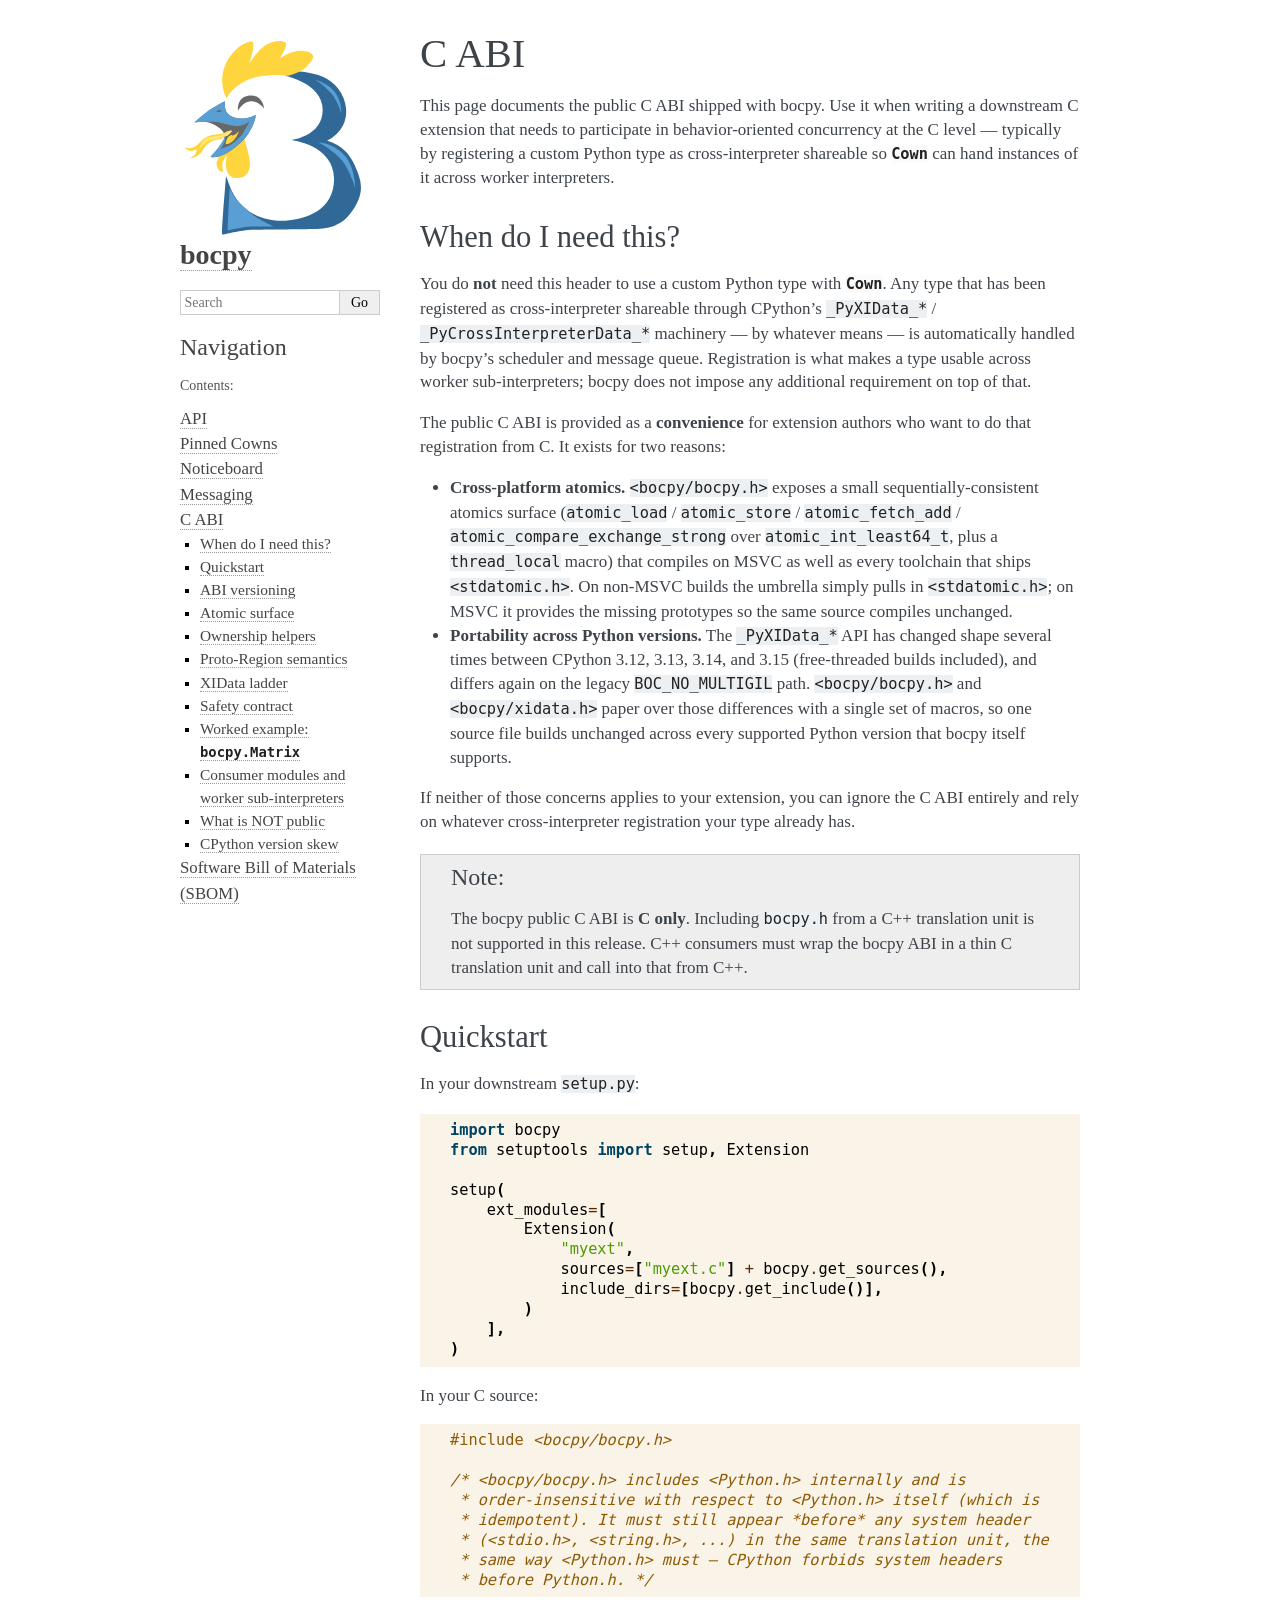
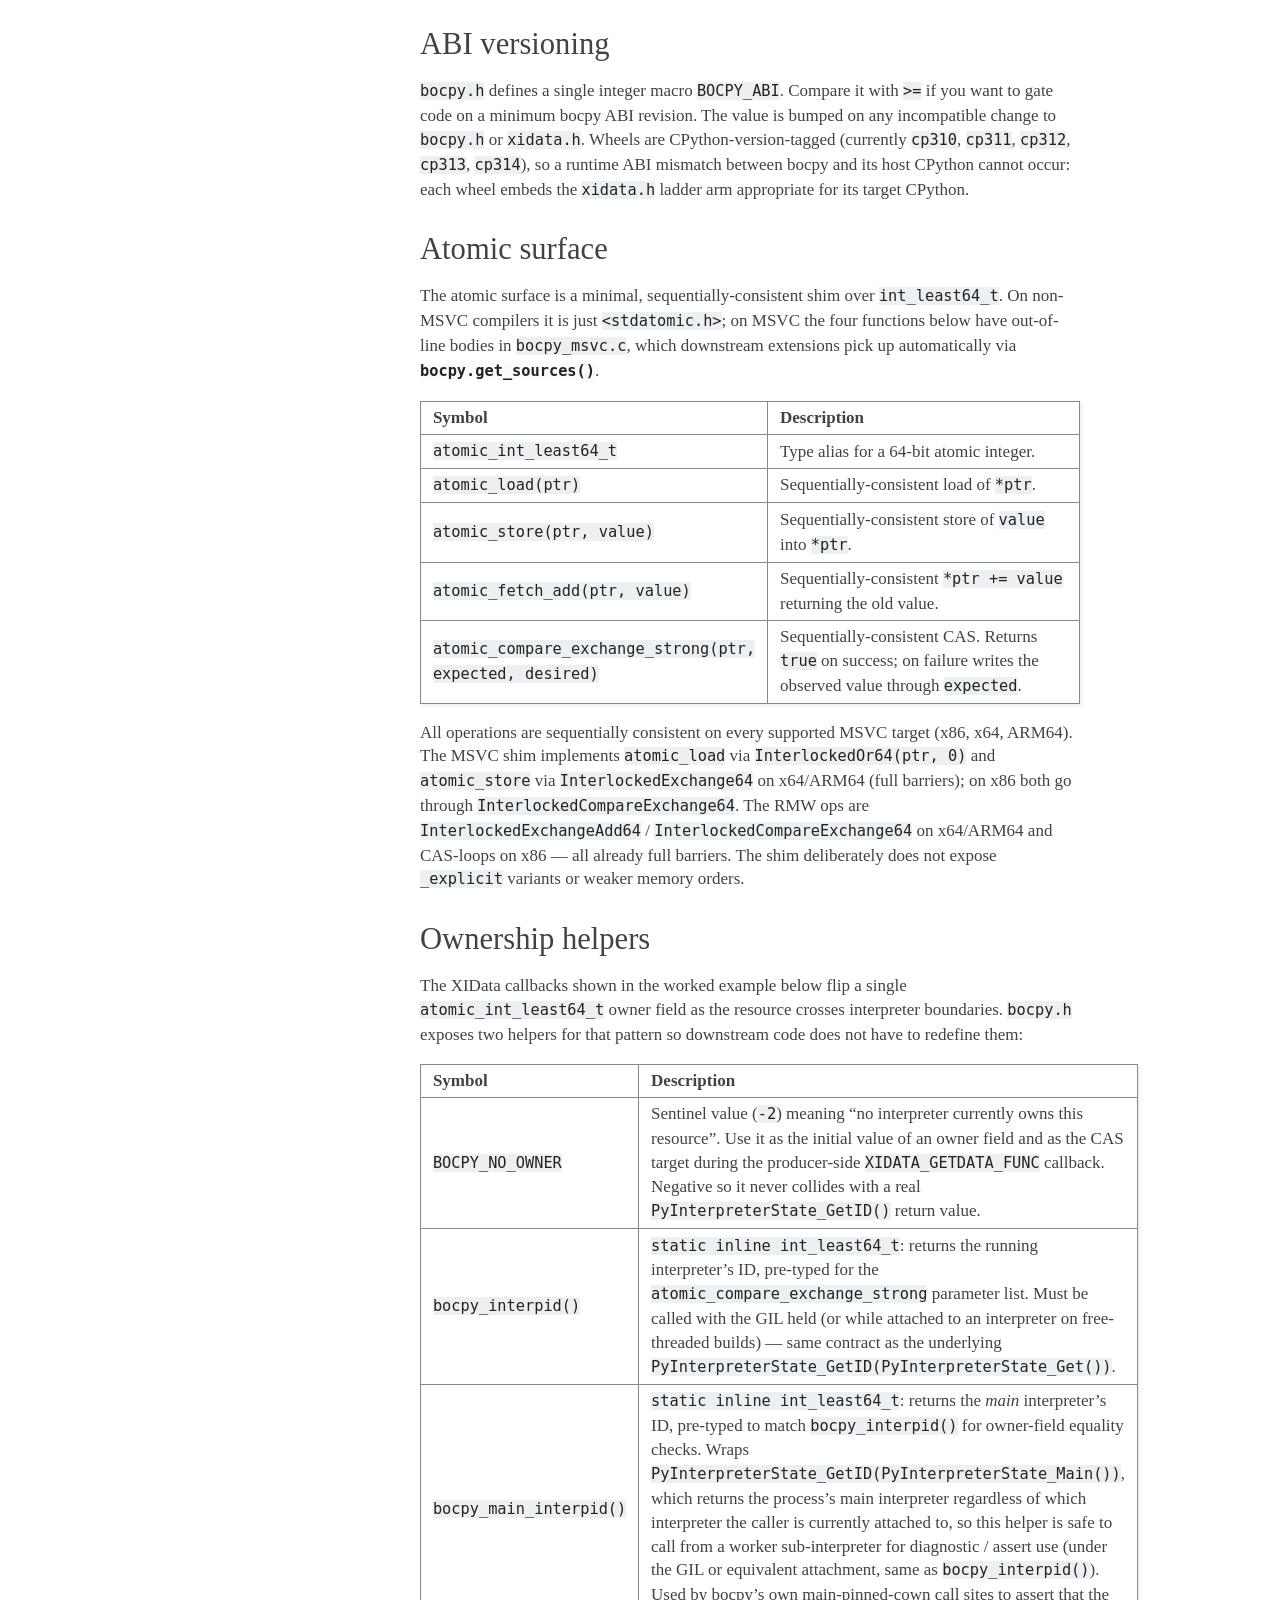
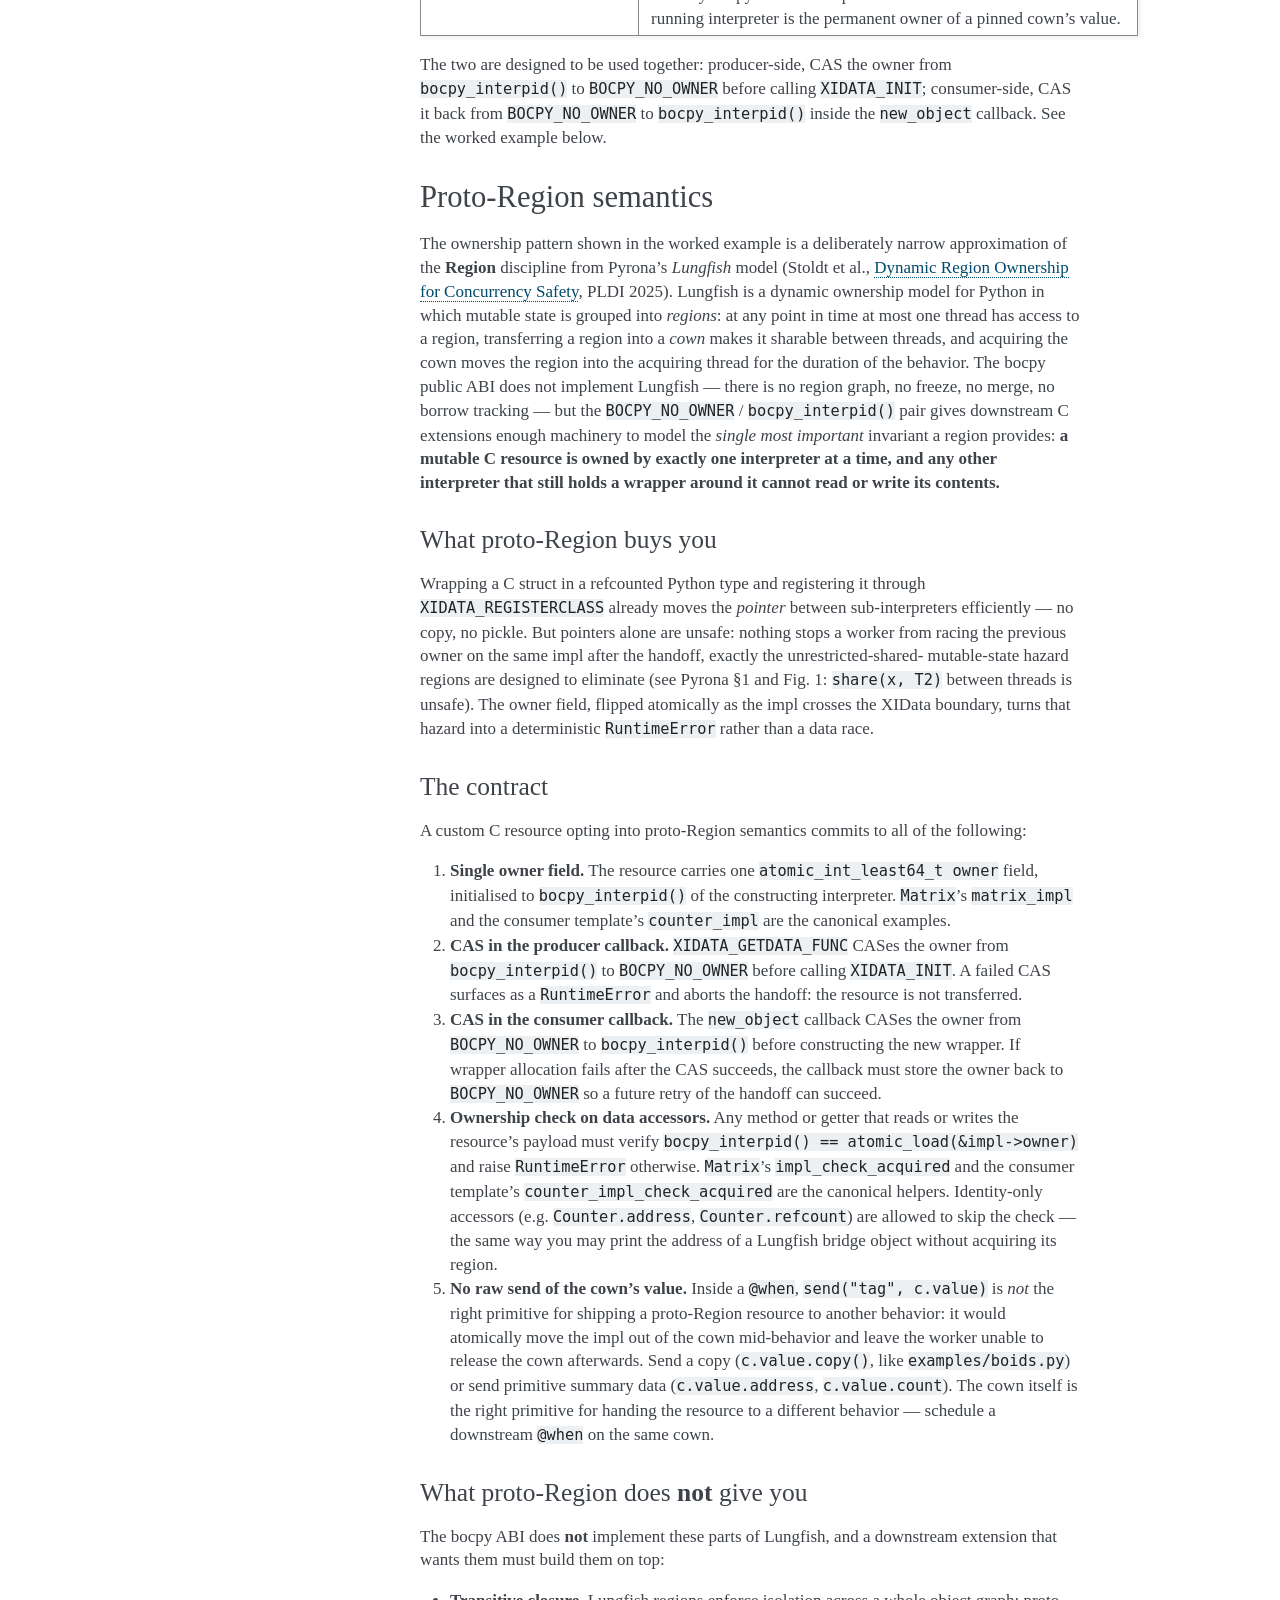
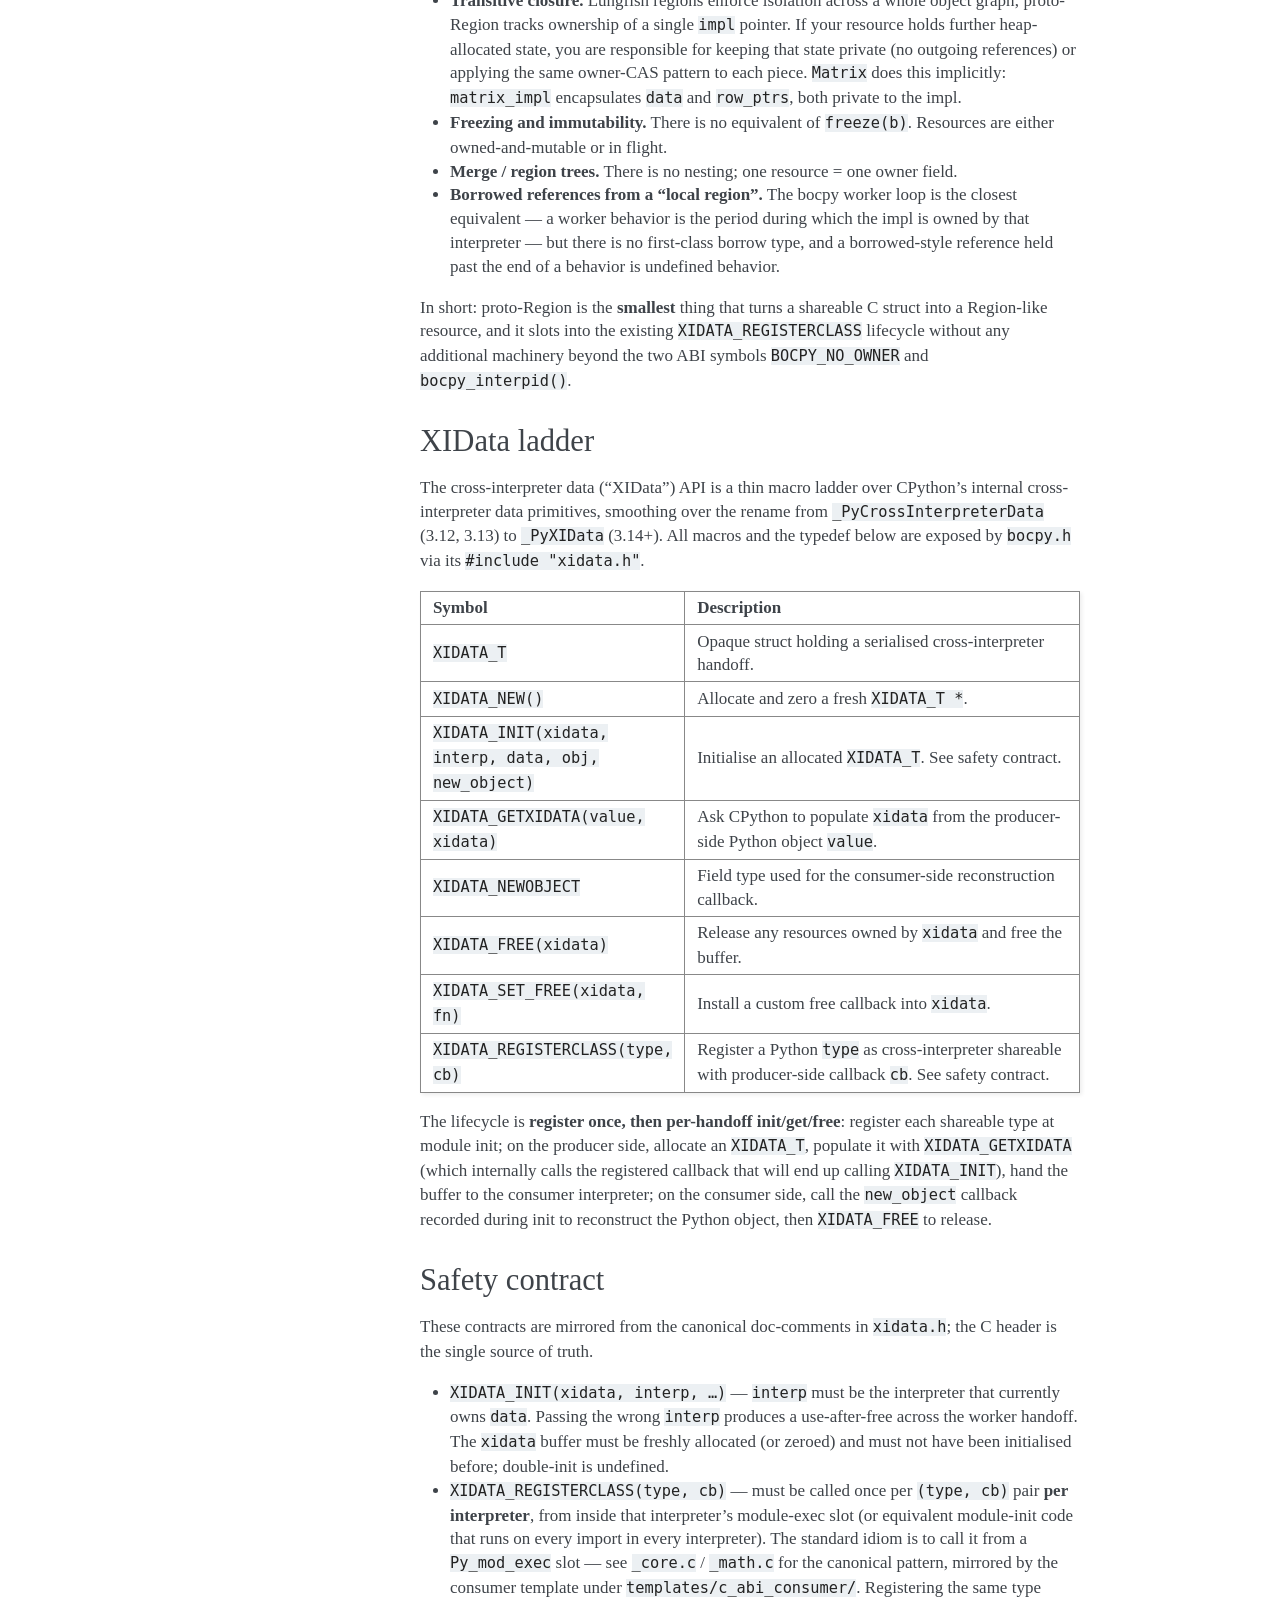
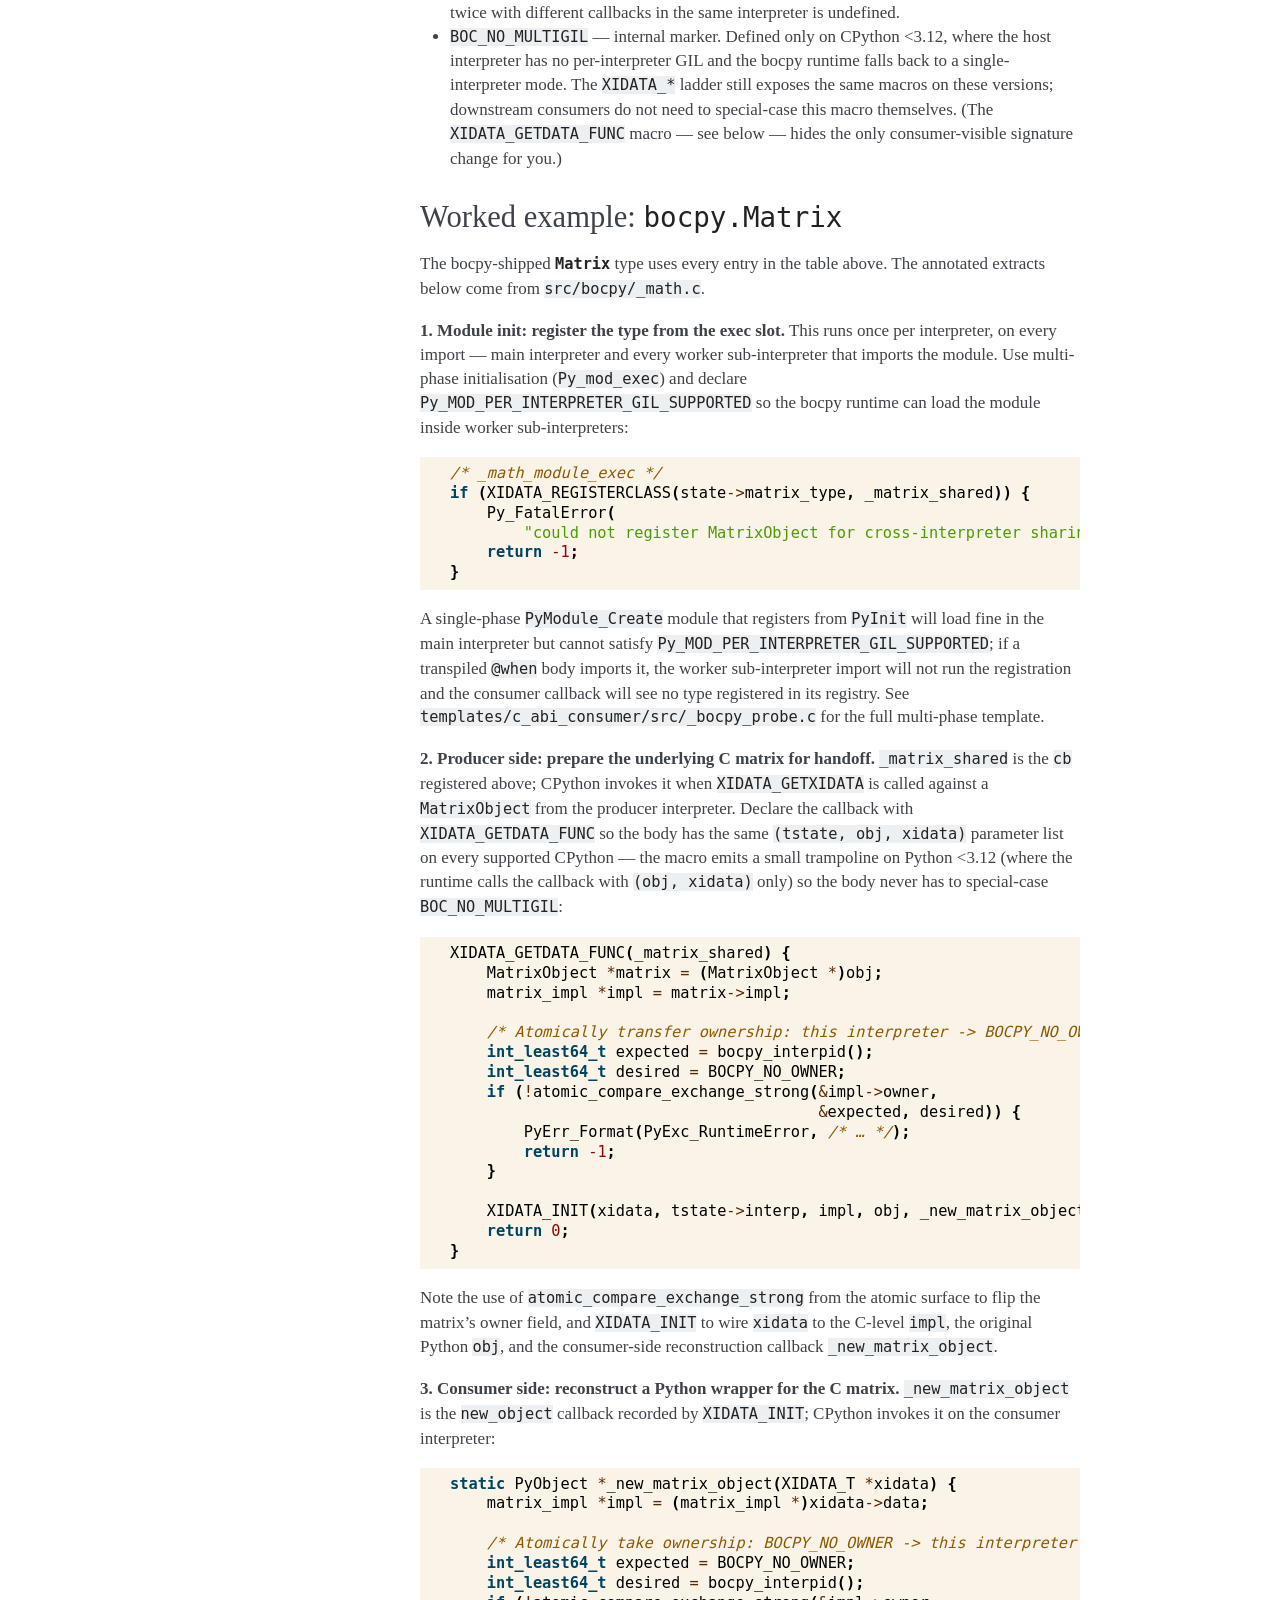
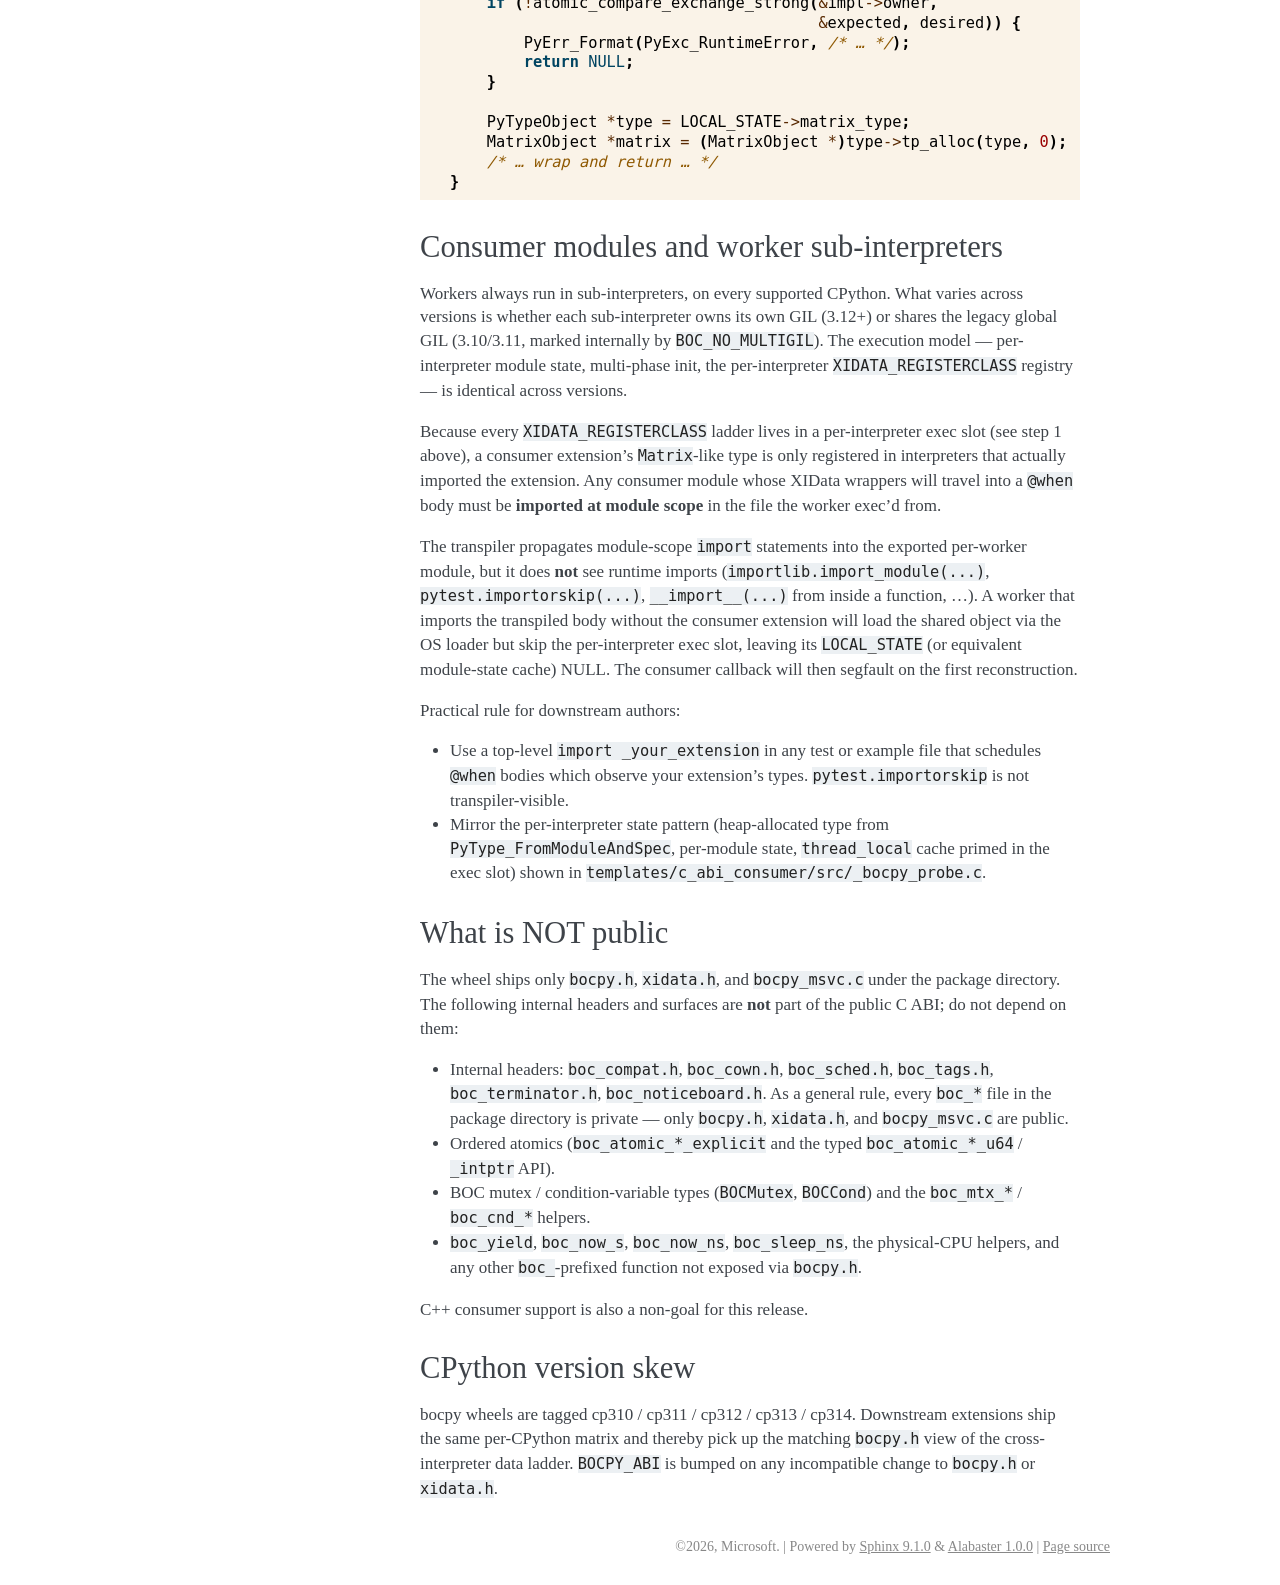
<file: docs/sphinx/c_abi.html>
<!DOCTYPE html>

<html lang="en" data-content_root="./">
  <head>
    <meta charset="utf-8" />
    <meta name="viewport" content="width=device-width, initial-scale=1.0" /><meta name="viewport" content="width=device-width, initial-scale=1" />

    <title>C ABI &#8212; bocpy 0.9.0 documentation</title>
    <link rel="stylesheet" type="text/css" href="_static/pygments.css?v=5ecbeea2" />
    <link rel="stylesheet" type="text/css" href="_static/basic.css?v=b08954a9" />
    <link rel="stylesheet" type="text/css" href="_static/alabaster.css?v=27fed22d" />
    <script src="_static/documentation_options.js?v=39bb1c6d"></script>
    <script src="_static/doctools.js?v=fd6eb6e6"></script>
    <script src="_static/sphinx_highlight.js?v=6ffebe34"></script>
    <link rel="icon" href="_static/favicon.ico"/>
    <link rel="index" title="Index" href="genindex.html" />
    <link rel="search" title="Search" href="search.html" />
    <link rel="next" title="Software Bill of Materials (SBOM)" href="sbom.html" />
    <link rel="prev" title="Messaging" href="messaging.html" />
   
  <link rel="stylesheet" href="_static/custom.css" type="text/css" />
  

  
  

  </head><body>
  

    <div class="document">
      <div class="documentwrapper">
        <div class="bodywrapper">
          

          <div class="body" role="main">
            
  <section id="c-abi">
<span id="id1"></span><h1>C ABI<a class="headerlink" href="#c-abi" title="Link to this heading">¶</a></h1>
<p>This page documents the public C ABI shipped with bocpy. Use it when
writing a downstream C extension that needs to participate in
behavior-oriented concurrency at the C level — typically by registering
a custom Python type as cross-interpreter shareable so <a class="reference internal" href="api.html#bocpy.Cown" title="bocpy.Cown"><code class="xref py py-class docutils literal notranslate"><span class="pre">Cown</span></code></a>
can hand instances of it across worker interpreters.</p>
<section id="when-do-i-need-this">
<h2>When do I need this?<a class="headerlink" href="#when-do-i-need-this" title="Link to this heading">¶</a></h2>
<p>You do <strong>not</strong> need this header to use a custom Python type with
<a class="reference internal" href="api.html#bocpy.Cown" title="bocpy.Cown"><code class="xref py py-class docutils literal notranslate"><span class="pre">Cown</span></code></a>. Any type that has been registered as cross-interpreter
shareable through CPython’s <code class="docutils literal notranslate"><span class="pre">_PyXIData_*</span></code> / <code class="docutils literal notranslate"><span class="pre">_PyCrossInterpreterData_*</span></code>
machinery — by whatever means — is automatically handled by bocpy’s
scheduler and message queue. Registration is what makes a type usable
across worker sub-interpreters; bocpy does not impose any additional
requirement on top of that.</p>
<p>The public C ABI is provided as a <strong>convenience</strong> for extension
authors who want to do that registration from C. It exists for two
reasons:</p>
<ul class="simple">
<li><p><strong>Cross-platform atomics.</strong> <code class="docutils literal notranslate"><span class="pre">&lt;bocpy/bocpy.h&gt;</span></code> exposes a small
sequentially-consistent atomics surface
(<code class="docutils literal notranslate"><span class="pre">atomic_load</span></code> / <code class="docutils literal notranslate"><span class="pre">atomic_store</span></code> / <code class="docutils literal notranslate"><span class="pre">atomic_fetch_add</span></code> /
<code class="docutils literal notranslate"><span class="pre">atomic_compare_exchange_strong</span></code> over <code class="docutils literal notranslate"><span class="pre">atomic_int_least64_t</span></code>,
plus a <code class="docutils literal notranslate"><span class="pre">thread_local</span></code> macro) that compiles on MSVC as well as
every toolchain that ships <code class="docutils literal notranslate"><span class="pre">&lt;stdatomic.h&gt;</span></code>. On non-MSVC builds
the umbrella simply pulls in <code class="docutils literal notranslate"><span class="pre">&lt;stdatomic.h&gt;</span></code>; on MSVC it provides
the missing prototypes so the same source compiles unchanged.</p></li>
<li><p><strong>Portability across Python versions.</strong> The <code class="docutils literal notranslate"><span class="pre">_PyXIData_*</span></code> API has
changed shape several times between CPython 3.12, 3.13, 3.14, and
3.15 (free-threaded builds included), and differs again on the
legacy <code class="docutils literal notranslate"><span class="pre">BOC_NO_MULTIGIL</span></code> path. <code class="docutils literal notranslate"><span class="pre">&lt;bocpy/bocpy.h&gt;</span></code> and
<code class="docutils literal notranslate"><span class="pre">&lt;bocpy/xidata.h&gt;</span></code> paper over those differences with a single
set of macros, so one source file builds unchanged across every
supported Python version that bocpy itself supports.</p></li>
</ul>
<p>If neither of those concerns applies to your extension, you can ignore
the C ABI entirely and rely on whatever cross-interpreter registration
your type already has.</p>
<div class="admonition note">
<p class="admonition-title">Note</p>
<p>The bocpy public C ABI is <strong>C only</strong>. Including <code class="docutils literal notranslate"><span class="pre">bocpy.h</span></code> from a
C++ translation unit is not supported in this release. C++ consumers
must wrap the bocpy ABI in a thin C translation unit and call into
that from C++.</p>
</div>
</section>
<section id="quickstart">
<h2>Quickstart<a class="headerlink" href="#quickstart" title="Link to this heading">¶</a></h2>
<p>In your downstream <code class="docutils literal notranslate"><span class="pre">setup.py</span></code>:</p>
<div class="highlight-python notranslate"><div class="highlight"><pre><span></span><span class="kn">import</span><span class="w"> </span><span class="nn">bocpy</span>
<span class="kn">from</span><span class="w"> </span><span class="nn">setuptools</span><span class="w"> </span><span class="kn">import</span> <span class="n">setup</span><span class="p">,</span> <span class="n">Extension</span>

<span class="n">setup</span><span class="p">(</span>
    <span class="n">ext_modules</span><span class="o">=</span><span class="p">[</span>
        <span class="n">Extension</span><span class="p">(</span>
            <span class="s2">&quot;myext&quot;</span><span class="p">,</span>
            <span class="n">sources</span><span class="o">=</span><span class="p">[</span><span class="s2">&quot;myext.c&quot;</span><span class="p">]</span> <span class="o">+</span> <span class="n">bocpy</span><span class="o">.</span><span class="n">get_sources</span><span class="p">(),</span>
            <span class="n">include_dirs</span><span class="o">=</span><span class="p">[</span><span class="n">bocpy</span><span class="o">.</span><span class="n">get_include</span><span class="p">()],</span>
        <span class="p">)</span>
    <span class="p">],</span>
<span class="p">)</span>
</pre></div>
</div>
<p>In your C source:</p>
<div class="highlight-c notranslate"><div class="highlight"><pre><span></span><span class="cp">#include</span><span class="w"> </span><span class="cpf">&lt;bocpy/bocpy.h&gt;</span>

<span class="cm">/* &lt;bocpy/bocpy.h&gt; includes &lt;Python.h&gt; internally and is</span>
<span class="cm"> * order-insensitive with respect to &lt;Python.h&gt; itself (which is</span>
<span class="cm"> * idempotent). It must still appear *before* any system header</span>
<span class="cm"> * (&lt;stdio.h&gt;, &lt;string.h&gt;, ...) in the same translation unit, the</span>
<span class="cm"> * same way &lt;Python.h&gt; must — CPython forbids system headers</span>
<span class="cm"> * before Python.h. */</span>
</pre></div>
</div>
</section>
<section id="abi-versioning">
<h2>ABI versioning<a class="headerlink" href="#abi-versioning" title="Link to this heading">¶</a></h2>
<p><code class="docutils literal notranslate"><span class="pre">bocpy.h</span></code> defines a single integer macro <code class="docutils literal notranslate"><span class="pre">BOCPY_ABI</span></code>. Compare it
with <code class="docutils literal notranslate"><span class="pre">&gt;=</span></code> if you want to gate code on a minimum bocpy ABI revision.
The value is bumped on any incompatible change to <code class="docutils literal notranslate"><span class="pre">bocpy.h</span></code> or
<code class="docutils literal notranslate"><span class="pre">xidata.h</span></code>. Wheels are CPython-version-tagged (currently <code class="docutils literal notranslate"><span class="pre">cp310</span></code>,
<code class="docutils literal notranslate"><span class="pre">cp311</span></code>, <code class="docutils literal notranslate"><span class="pre">cp312</span></code>, <code class="docutils literal notranslate"><span class="pre">cp313</span></code>, <code class="docutils literal notranslate"><span class="pre">cp314</span></code>), so a runtime ABI mismatch
between bocpy and its host CPython cannot occur: each wheel embeds
the <code class="docutils literal notranslate"><span class="pre">xidata.h</span></code> ladder arm appropriate for its target CPython.</p>
</section>
<section id="atomic-surface">
<h2>Atomic surface<a class="headerlink" href="#atomic-surface" title="Link to this heading">¶</a></h2>
<p>The atomic surface is a minimal, sequentially-consistent shim over
<code class="docutils literal notranslate"><span class="pre">int_least64_t</span></code>. On non-MSVC compilers it is just <code class="docutils literal notranslate"><span class="pre">&lt;stdatomic.h&gt;</span></code>;
on MSVC the four functions below have out-of-line bodies in
<code class="docutils literal notranslate"><span class="pre">bocpy_msvc.c</span></code>, which downstream extensions pick up automatically
via <a class="reference internal" href="api.html#bocpy.get_sources" title="bocpy.get_sources"><code class="xref py py-func docutils literal notranslate"><span class="pre">bocpy.get_sources()</span></code></a>.</p>
<table class="docutils align-default">
<colgroup>
<col style="width: 35.0%" />
<col style="width: 65.0%" />
</colgroup>
<thead>
<tr class="row-odd"><th class="head"><p>Symbol</p></th>
<th class="head"><p>Description</p></th>
</tr>
</thead>
<tbody>
<tr class="row-even"><td><p><code class="docutils literal notranslate"><span class="pre">atomic_int_least64_t</span></code></p></td>
<td><p>Type alias for a 64-bit atomic integer.</p></td>
</tr>
<tr class="row-odd"><td><p><code class="docutils literal notranslate"><span class="pre">atomic_load(ptr)</span></code></p></td>
<td><p>Sequentially-consistent load of <code class="docutils literal notranslate"><span class="pre">*ptr</span></code>.</p></td>
</tr>
<tr class="row-even"><td><p><code class="docutils literal notranslate"><span class="pre">atomic_store(ptr,</span> <span class="pre">value)</span></code></p></td>
<td><p>Sequentially-consistent store of <code class="docutils literal notranslate"><span class="pre">value</span></code> into <code class="docutils literal notranslate"><span class="pre">*ptr</span></code>.</p></td>
</tr>
<tr class="row-odd"><td><p><code class="docutils literal notranslate"><span class="pre">atomic_fetch_add(ptr,</span> <span class="pre">value)</span></code></p></td>
<td><p>Sequentially-consistent <code class="docutils literal notranslate"><span class="pre">*ptr</span> <span class="pre">+=</span> <span class="pre">value</span></code> returning the old value.</p></td>
</tr>
<tr class="row-even"><td><p><code class="docutils literal notranslate"><span class="pre">atomic_compare_exchange_strong(ptr,</span> <span class="pre">expected,</span> <span class="pre">desired)</span></code></p></td>
<td><p>Sequentially-consistent CAS. Returns <code class="docutils literal notranslate"><span class="pre">true</span></code> on success;
on failure writes the observed value through <code class="docutils literal notranslate"><span class="pre">expected</span></code>.</p></td>
</tr>
</tbody>
</table>
<p>All operations are sequentially consistent on every supported MSVC
target (x86, x64, ARM64). The MSVC shim implements <code class="docutils literal notranslate"><span class="pre">atomic_load</span></code>
via <code class="docutils literal notranslate"><span class="pre">InterlockedOr64(ptr,</span> <span class="pre">0)</span></code> and <code class="docutils literal notranslate"><span class="pre">atomic_store</span></code> via
<code class="docutils literal notranslate"><span class="pre">InterlockedExchange64</span></code> on x64/ARM64 (full barriers); on x86 both
go through <code class="docutils literal notranslate"><span class="pre">InterlockedCompareExchange64</span></code>. The RMW ops are
<code class="docutils literal notranslate"><span class="pre">InterlockedExchangeAdd64</span></code> / <code class="docutils literal notranslate"><span class="pre">InterlockedCompareExchange64</span></code> on
x64/ARM64 and CAS-loops on x86 — all already full barriers. The shim
deliberately does not expose <code class="docutils literal notranslate"><span class="pre">_explicit</span></code> variants or weaker memory
orders.</p>
</section>
<section id="ownership-helpers">
<h2>Ownership helpers<a class="headerlink" href="#ownership-helpers" title="Link to this heading">¶</a></h2>
<p>The XIData callbacks shown in the worked example below flip a single
<code class="docutils literal notranslate"><span class="pre">atomic_int_least64_t</span></code> owner field as the resource crosses
interpreter boundaries. <code class="docutils literal notranslate"><span class="pre">bocpy.h</span></code> exposes two helpers for that
pattern so downstream code does not have to redefine them:</p>
<table class="docutils align-default">
<colgroup>
<col style="width: 35.0%" />
<col style="width: 65.0%" />
</colgroup>
<thead>
<tr class="row-odd"><th class="head"><p>Symbol</p></th>
<th class="head"><p>Description</p></th>
</tr>
</thead>
<tbody>
<tr class="row-even"><td><p><code class="docutils literal notranslate"><span class="pre">BOCPY_NO_OWNER</span></code></p></td>
<td><p>Sentinel value (<code class="docutils literal notranslate"><span class="pre">-2</span></code>) meaning “no interpreter currently owns
this resource”. Use it as the initial value of an owner field
and as the CAS target during the producer-side
<code class="docutils literal notranslate"><span class="pre">XIDATA_GETDATA_FUNC</span></code> callback. Negative so it never collides
with a real <code class="docutils literal notranslate"><span class="pre">PyInterpreterState_GetID()</span></code> return value.</p></td>
</tr>
<tr class="row-odd"><td><p><code class="docutils literal notranslate"><span class="pre">bocpy_interpid()</span></code></p></td>
<td><p><code class="docutils literal notranslate"><span class="pre">static</span> <span class="pre">inline</span> <span class="pre">int_least64_t</span></code>: returns the running
interpreter’s ID, pre-typed for the
<code class="docutils literal notranslate"><span class="pre">atomic_compare_exchange_strong</span></code> parameter list. Must be
called with the GIL held (or while attached to an interpreter
on free-threaded builds) — same contract as the underlying
<code class="docutils literal notranslate"><span class="pre">PyInterpreterState_GetID(PyInterpreterState_Get())</span></code>.</p></td>
</tr>
<tr class="row-even"><td><p><code class="docutils literal notranslate"><span class="pre">bocpy_main_interpid()</span></code></p></td>
<td><p><code class="docutils literal notranslate"><span class="pre">static</span> <span class="pre">inline</span> <span class="pre">int_least64_t</span></code>: returns the <em>main</em>
interpreter’s ID, pre-typed to match <code class="docutils literal notranslate"><span class="pre">bocpy_interpid()</span></code> for
owner-field equality checks. Wraps
<code class="docutils literal notranslate"><span class="pre">PyInterpreterState_GetID(PyInterpreterState_Main())</span></code>, which
returns the process’s main interpreter regardless of which
interpreter the caller is currently attached to, so this
helper is safe to call from a worker sub-interpreter for
diagnostic / assert use (under the GIL or equivalent
attachment, same as <code class="docutils literal notranslate"><span class="pre">bocpy_interpid()</span></code>). Used by bocpy’s
own main-pinned-cown call sites to assert that the running
interpreter is the permanent owner of a pinned cown’s value.</p></td>
</tr>
</tbody>
</table>
<p>The two are designed to be used together: producer-side, CAS the
owner from <code class="docutils literal notranslate"><span class="pre">bocpy_interpid()</span></code> to <code class="docutils literal notranslate"><span class="pre">BOCPY_NO_OWNER</span></code> before calling
<code class="docutils literal notranslate"><span class="pre">XIDATA_INIT</span></code>; consumer-side, CAS it back from <code class="docutils literal notranslate"><span class="pre">BOCPY_NO_OWNER</span></code> to
<code class="docutils literal notranslate"><span class="pre">bocpy_interpid()</span></code> inside the <code class="docutils literal notranslate"><span class="pre">new_object</span></code> callback. See the
worked example below.</p>
</section>
<section id="proto-region-semantics">
<h2>Proto-Region semantics<a class="headerlink" href="#proto-region-semantics" title="Link to this heading">¶</a></h2>
<p>The ownership pattern shown in the worked example is a deliberately
narrow approximation of the <strong>Region</strong> discipline from Pyrona’s
<em>Lungfish</em> model (Stoldt et al., <a class="reference external" href="https://www.microsoft.com/en-us/research/publication/dynamic-region-ownership-for-concurrency-safety/">Dynamic Region Ownership for
Concurrency Safety</a>,
PLDI 2025). Lungfish is a dynamic ownership model for Python in which mutable state is grouped into
<em>regions</em>: at any point in time at most one thread has access to a
region, transferring a region into a <cite>cown</cite> makes it sharable
between threads, and acquiring the cown moves the region into the
acquiring thread for the duration of the behavior. The bocpy public
ABI does not implement Lungfish — there is no region graph, no
freeze, no merge, no borrow tracking — but the <code class="docutils literal notranslate"><span class="pre">BOCPY_NO_OWNER</span></code> /
<code class="docutils literal notranslate"><span class="pre">bocpy_interpid()</span></code> pair gives downstream C extensions enough
machinery to model the <em>single most important</em> invariant a region
provides: <strong>a mutable C resource is owned by exactly one interpreter
at a time, and any other interpreter that still holds a wrapper
around it cannot read or write its contents.</strong></p>
<section id="what-proto-region-buys-you">
<h3>What proto-Region buys you<a class="headerlink" href="#what-proto-region-buys-you" title="Link to this heading">¶</a></h3>
<p>Wrapping a C struct in a refcounted Python type and registering it
through <code class="docutils literal notranslate"><span class="pre">XIDATA_REGISTERCLASS</span></code> already moves the <em>pointer</em> between
sub-interpreters efficiently — no copy, no pickle. But pointers alone
are unsafe: nothing stops a worker from racing the previous owner on
the same impl after the handoff, exactly the unrestricted-shared-
mutable-state hazard regions are designed to eliminate (see Pyrona §1
and Fig. 1: <code class="docutils literal notranslate"><span class="pre">share(x,</span> <span class="pre">T2)</span></code> between threads is unsafe). The owner
field, flipped atomically as the impl crosses the XIData boundary,
turns that hazard into a deterministic <code class="docutils literal notranslate"><span class="pre">RuntimeError</span></code> rather than a
data race.</p>
</section>
<section id="the-contract">
<h3>The contract<a class="headerlink" href="#the-contract" title="Link to this heading">¶</a></h3>
<p>A custom C resource opting into proto-Region semantics commits to all
of the following:</p>
<ol class="arabic simple">
<li><p><strong>Single owner field.</strong> The resource carries one
<code class="docutils literal notranslate"><span class="pre">atomic_int_least64_t</span> <span class="pre">owner</span></code> field, initialised to
<code class="docutils literal notranslate"><span class="pre">bocpy_interpid()</span></code> of the constructing interpreter. <code class="docutils literal notranslate"><span class="pre">Matrix</span></code>’s
<code class="docutils literal notranslate"><span class="pre">matrix_impl</span></code> and the consumer template’s <code class="docutils literal notranslate"><span class="pre">counter_impl</span></code> are
the canonical examples.</p></li>
<li><p><strong>CAS in the producer callback.</strong> <code class="docutils literal notranslate"><span class="pre">XIDATA_GETDATA_FUNC</span></code> CASes
the owner from <code class="docutils literal notranslate"><span class="pre">bocpy_interpid()</span></code> to <code class="docutils literal notranslate"><span class="pre">BOCPY_NO_OWNER</span></code> before
calling <code class="docutils literal notranslate"><span class="pre">XIDATA_INIT</span></code>. A failed CAS surfaces as a
<code class="docutils literal notranslate"><span class="pre">RuntimeError</span></code> and aborts the handoff: the resource is not
transferred.</p></li>
<li><p><strong>CAS in the consumer callback.</strong> The <code class="docutils literal notranslate"><span class="pre">new_object</span></code> callback
CASes the owner from <code class="docutils literal notranslate"><span class="pre">BOCPY_NO_OWNER</span></code> to <code class="docutils literal notranslate"><span class="pre">bocpy_interpid()</span></code>
before constructing the new wrapper. If wrapper allocation fails
after the CAS succeeds, the callback must store the owner back to
<code class="docutils literal notranslate"><span class="pre">BOCPY_NO_OWNER</span></code> so a future retry of the handoff can succeed.</p></li>
<li><p><strong>Ownership check on data accessors.</strong> Any method or getter that
reads or writes the resource’s payload must verify
<code class="docutils literal notranslate"><span class="pre">bocpy_interpid()</span> <span class="pre">==</span> <span class="pre">atomic_load(&amp;impl-&gt;owner)</span></code> and raise
<code class="docutils literal notranslate"><span class="pre">RuntimeError</span></code> otherwise. <code class="docutils literal notranslate"><span class="pre">Matrix</span></code>’s
<code class="docutils literal notranslate"><span class="pre">impl_check_acquired</span></code> and the consumer template’s
<code class="docutils literal notranslate"><span class="pre">counter_impl_check_acquired</span></code> are the canonical helpers.
Identity-only accessors (e.g. <code class="docutils literal notranslate"><span class="pre">Counter.address</span></code>,
<code class="docutils literal notranslate"><span class="pre">Counter.refcount</span></code>) are allowed to skip the check — the same way
you may print the address of a Lungfish bridge object without
acquiring its region.</p></li>
<li><p><strong>No raw send of the cown’s value.</strong> Inside a <code class="docutils literal notranslate"><span class="pre">&#64;when</span></code>,
<code class="docutils literal notranslate"><span class="pre">send(&quot;tag&quot;,</span> <span class="pre">c.value)</span></code> is <em>not</em> the right primitive for shipping
a proto-Region resource to another behavior: it would atomically
move the impl out of the cown mid-behavior and leave the worker
unable to release the cown afterwards. Send a copy
(<code class="docutils literal notranslate"><span class="pre">c.value.copy()</span></code>, like <code class="docutils literal notranslate"><span class="pre">examples/boids.py</span></code>) or send primitive
summary data (<code class="docutils literal notranslate"><span class="pre">c.value.address</span></code>, <code class="docutils literal notranslate"><span class="pre">c.value.count</span></code>). The cown
itself is the right primitive for handing the resource to a
different behavior — schedule a downstream <code class="docutils literal notranslate"><span class="pre">&#64;when</span></code> on the same
cown.</p></li>
</ol>
</section>
<section id="what-proto-region-does-not-give-you">
<h3>What proto-Region does <strong>not</strong> give you<a class="headerlink" href="#what-proto-region-does-not-give-you" title="Link to this heading">¶</a></h3>
<p>The bocpy ABI does <strong>not</strong> implement these parts of Lungfish, and a
downstream extension that wants them must build them on top:</p>
<ul class="simple">
<li><p><strong>Transitive closure.</strong> Lungfish regions enforce isolation across a
whole object graph; proto-Region tracks ownership of a single
<code class="docutils literal notranslate"><span class="pre">impl</span></code> pointer. If your resource holds further heap-allocated
state, you are responsible for keeping that state private (no
outgoing references) or applying the same owner-CAS pattern to
each piece. <code class="docutils literal notranslate"><span class="pre">Matrix</span></code> does this implicitly: <code class="docutils literal notranslate"><span class="pre">matrix_impl</span></code>
encapsulates <code class="docutils literal notranslate"><span class="pre">data</span></code> and <code class="docutils literal notranslate"><span class="pre">row_ptrs</span></code>, both private to the impl.</p></li>
<li><p><strong>Freezing and immutability.</strong> There is no equivalent of
<code class="docutils literal notranslate"><span class="pre">freeze(b)</span></code>. Resources are either owned-and-mutable or in flight.</p></li>
<li><p><strong>Merge / region trees.</strong> There is no nesting; one resource = one
owner field.</p></li>
<li><p><strong>Borrowed references from a “local region”.</strong> The bocpy worker
loop is the closest equivalent — a worker behavior is the period
during which the impl is owned by that interpreter — but there is
no first-class borrow type, and a borrowed-style reference held
past the end of a behavior is undefined behavior.</p></li>
</ul>
<p>In short: proto-Region is the <strong>smallest</strong> thing that turns a
shareable C struct into a Region-like resource, and it slots into
the existing <code class="docutils literal notranslate"><span class="pre">XIDATA_REGISTERCLASS</span></code> lifecycle without any
additional machinery beyond the two ABI symbols
<code class="docutils literal notranslate"><span class="pre">BOCPY_NO_OWNER</span></code> and <code class="docutils literal notranslate"><span class="pre">bocpy_interpid()</span></code>.</p>
</section>
</section>
<section id="xidata-ladder">
<h2>XIData ladder<a class="headerlink" href="#xidata-ladder" title="Link to this heading">¶</a></h2>
<p>The cross-interpreter data (“XIData”) API is a thin macro ladder over
CPython’s internal cross-interpreter data primitives, smoothing over
the rename from <code class="docutils literal notranslate"><span class="pre">_PyCrossInterpreterData</span></code> (3.12, 3.13) to
<code class="docutils literal notranslate"><span class="pre">_PyXIData</span></code> (3.14+). All macros and the typedef below are exposed
by <code class="docutils literal notranslate"><span class="pre">bocpy.h</span></code> via its <code class="docutils literal notranslate"><span class="pre">#include</span> <span class="pre">&quot;xidata.h&quot;</span></code>.</p>
<table class="docutils align-default">
<colgroup>
<col style="width: 35.0%" />
<col style="width: 65.0%" />
</colgroup>
<thead>
<tr class="row-odd"><th class="head"><p>Symbol</p></th>
<th class="head"><p>Description</p></th>
</tr>
</thead>
<tbody>
<tr class="row-even"><td><p><code class="docutils literal notranslate"><span class="pre">XIDATA_T</span></code></p></td>
<td><p>Opaque struct holding a serialised cross-interpreter handoff.</p></td>
</tr>
<tr class="row-odd"><td><p><code class="docutils literal notranslate"><span class="pre">XIDATA_NEW()</span></code></p></td>
<td><p>Allocate and zero a fresh <code class="docutils literal notranslate"><span class="pre">XIDATA_T</span> <span class="pre">*</span></code>.</p></td>
</tr>
<tr class="row-even"><td><p><code class="docutils literal notranslate"><span class="pre">XIDATA_INIT(xidata,</span> <span class="pre">interp,</span> <span class="pre">data,</span> <span class="pre">obj,</span> <span class="pre">new_object)</span></code></p></td>
<td><p>Initialise an allocated <code class="docutils literal notranslate"><span class="pre">XIDATA_T</span></code>. See safety contract.</p></td>
</tr>
<tr class="row-odd"><td><p><code class="docutils literal notranslate"><span class="pre">XIDATA_GETXIDATA(value,</span> <span class="pre">xidata)</span></code></p></td>
<td><p>Ask CPython to populate <code class="docutils literal notranslate"><span class="pre">xidata</span></code> from the producer-side
Python object <code class="docutils literal notranslate"><span class="pre">value</span></code>.</p></td>
</tr>
<tr class="row-even"><td><p><code class="docutils literal notranslate"><span class="pre">XIDATA_NEWOBJECT</span></code></p></td>
<td><p>Field type used for the consumer-side reconstruction callback.</p></td>
</tr>
<tr class="row-odd"><td><p><code class="docutils literal notranslate"><span class="pre">XIDATA_FREE(xidata)</span></code></p></td>
<td><p>Release any resources owned by <code class="docutils literal notranslate"><span class="pre">xidata</span></code> and free the buffer.</p></td>
</tr>
<tr class="row-even"><td><p><code class="docutils literal notranslate"><span class="pre">XIDATA_SET_FREE(xidata,</span> <span class="pre">fn)</span></code></p></td>
<td><p>Install a custom free callback into <code class="docutils literal notranslate"><span class="pre">xidata</span></code>.</p></td>
</tr>
<tr class="row-odd"><td><p><code class="docutils literal notranslate"><span class="pre">XIDATA_REGISTERCLASS(type,</span> <span class="pre">cb)</span></code></p></td>
<td><p>Register a Python <code class="docutils literal notranslate"><span class="pre">type</span></code> as cross-interpreter shareable with
producer-side callback <code class="docutils literal notranslate"><span class="pre">cb</span></code>. See safety contract.</p></td>
</tr>
</tbody>
</table>
<p>The lifecycle is <strong>register once, then per-handoff init/get/free</strong>:
register each shareable type at module init; on the producer side,
allocate an <code class="docutils literal notranslate"><span class="pre">XIDATA_T</span></code>, populate it with <code class="docutils literal notranslate"><span class="pre">XIDATA_GETXIDATA</span></code> (which
internally calls the registered callback that will end up calling
<code class="docutils literal notranslate"><span class="pre">XIDATA_INIT</span></code>), hand the buffer to the consumer interpreter; on the
consumer side, call the <code class="docutils literal notranslate"><span class="pre">new_object</span></code> callback recorded during init
to reconstruct the Python object, then <code class="docutils literal notranslate"><span class="pre">XIDATA_FREE</span></code> to release.</p>
</section>
<section id="safety-contract">
<h2>Safety contract<a class="headerlink" href="#safety-contract" title="Link to this heading">¶</a></h2>
<p>These contracts are mirrored from the canonical doc-comments in
<code class="docutils literal notranslate"><span class="pre">xidata.h</span></code>; the C header is the single source of truth.</p>
<ul class="simple">
<li><p><code class="docutils literal notranslate"><span class="pre">XIDATA_INIT(xidata,</span> <span class="pre">interp,</span> <span class="pre">…)</span></code> — <code class="docutils literal notranslate"><span class="pre">interp</span></code> must be the
interpreter that currently owns <code class="docutils literal notranslate"><span class="pre">data</span></code>. Passing the wrong
<code class="docutils literal notranslate"><span class="pre">interp</span></code> produces a use-after-free across the worker handoff.
The <code class="docutils literal notranslate"><span class="pre">xidata</span></code> buffer must be freshly allocated (or zeroed) and
must not have been initialised before; double-init is undefined.</p></li>
<li><p><code class="docutils literal notranslate"><span class="pre">XIDATA_REGISTERCLASS(type,</span> <span class="pre">cb)</span></code> — must be called once per
<code class="docutils literal notranslate"><span class="pre">(type,</span> <span class="pre">cb)</span></code> pair <strong>per interpreter</strong>, from inside that
interpreter’s module-exec slot (or equivalent module-init code that
runs on every import in every interpreter). The standard idiom is
to call it from a <code class="docutils literal notranslate"><span class="pre">Py_mod_exec</span></code> slot — see <code class="docutils literal notranslate"><span class="pre">_core.c</span></code> /
<code class="docutils literal notranslate"><span class="pre">_math.c</span></code> for the canonical pattern, mirrored by the consumer
template under <code class="docutils literal notranslate"><span class="pre">templates/c_abi_consumer/</span></code>. Registering the same type
twice with different callbacks in the same interpreter is
undefined.</p></li>
<li><p><code class="docutils literal notranslate"><span class="pre">BOC_NO_MULTIGIL</span></code> — internal marker. Defined only on CPython
&lt;3.12, where the host interpreter has no per-interpreter GIL and
the bocpy runtime falls back to a single-interpreter mode. The
<code class="docutils literal notranslate"><span class="pre">XIDATA_*</span></code> ladder still exposes the same macros on these
versions; downstream consumers do not need to special-case this
macro themselves. (The <code class="docutils literal notranslate"><span class="pre">XIDATA_GETDATA_FUNC</span></code> macro — see below —
hides the only consumer-visible signature change for you.)</p></li>
</ul>
</section>
<section id="worked-example-bocpy-matrix">
<h2>Worked example: <code class="docutils literal notranslate"><span class="pre">bocpy.Matrix</span></code><a class="headerlink" href="#worked-example-bocpy-matrix" title="Link to this heading">¶</a></h2>
<p>The bocpy-shipped <a class="reference internal" href="api.html#bocpy.Matrix" title="bocpy.Matrix"><code class="xref py py-class docutils literal notranslate"><span class="pre">Matrix</span></code></a> type uses every entry in the table
above. The annotated extracts below come from <code class="docutils literal notranslate"><span class="pre">src/bocpy/_math.c</span></code>.</p>
<p><strong>1. Module init: register the type from the exec slot.</strong> This runs
once per interpreter, on every import — main interpreter and every
worker sub-interpreter that imports the module. Use multi-phase
initialisation (<code class="docutils literal notranslate"><span class="pre">Py_mod_exec</span></code>) and declare
<code class="docutils literal notranslate"><span class="pre">Py_MOD_PER_INTERPRETER_GIL_SUPPORTED</span></code> so the bocpy runtime can
load the module inside worker sub-interpreters:</p>
<div class="highlight-c notranslate"><div class="highlight"><pre><span></span><span class="cm">/* _math_module_exec */</span>
<span class="k">if</span><span class="w"> </span><span class="p">(</span><span class="n">XIDATA_REGISTERCLASS</span><span class="p">(</span><span class="n">state</span><span class="o">-&gt;</span><span class="n">matrix_type</span><span class="p">,</span><span class="w"> </span><span class="n">_matrix_shared</span><span class="p">))</span><span class="w"> </span><span class="p">{</span>
<span class="w">    </span><span class="n">Py_FatalError</span><span class="p">(</span>
<span class="w">        </span><span class="s">&quot;could not register MatrixObject for cross-interpreter sharing&quot;</span><span class="p">);</span>
<span class="w">    </span><span class="k">return</span><span class="w"> </span><span class="mi">-1</span><span class="p">;</span>
<span class="p">}</span>
</pre></div>
</div>
<p>A single-phase <code class="docutils literal notranslate"><span class="pre">PyModule_Create</span></code> module that registers from
<code class="docutils literal notranslate"><span class="pre">PyInit</span></code> will load fine in the main interpreter but cannot satisfy
<code class="docutils literal notranslate"><span class="pre">Py_MOD_PER_INTERPRETER_GIL_SUPPORTED</span></code>; if a transpiled <code class="docutils literal notranslate"><span class="pre">&#64;when</span></code>
body imports it, the worker sub-interpreter import will not run the
registration and the consumer callback will see no type registered
in its registry. See <code class="docutils literal notranslate"><span class="pre">templates/c_abi_consumer/src/_bocpy_probe.c</span></code> for
the full multi-phase template.</p>
<p><strong>2. Producer side: prepare the underlying C matrix for handoff.</strong>
<code class="docutils literal notranslate"><span class="pre">_matrix_shared</span></code> is the <code class="docutils literal notranslate"><span class="pre">cb</span></code> registered above; CPython invokes it
when <code class="docutils literal notranslate"><span class="pre">XIDATA_GETXIDATA</span></code> is called against a <code class="docutils literal notranslate"><span class="pre">MatrixObject</span></code> from
the producer interpreter. Declare the callback with
<code class="docutils literal notranslate"><span class="pre">XIDATA_GETDATA_FUNC</span></code> so the body has the same
<code class="docutils literal notranslate"><span class="pre">(tstate,</span> <span class="pre">obj,</span> <span class="pre">xidata)</span></code> parameter list on every supported CPython —
the macro emits a small trampoline on Python &lt;3.12 (where the runtime
calls the callback with <code class="docutils literal notranslate"><span class="pre">(obj,</span> <span class="pre">xidata)</span></code> only) so the body never has
to special-case <code class="docutils literal notranslate"><span class="pre">BOC_NO_MULTIGIL</span></code>:</p>
<div class="highlight-c notranslate"><div class="highlight"><pre><span></span><span class="n">XIDATA_GETDATA_FUNC</span><span class="p">(</span><span class="n">_matrix_shared</span><span class="p">)</span><span class="w"> </span><span class="p">{</span>
<span class="w">    </span><span class="n">MatrixObject</span><span class="w"> </span><span class="o">*</span><span class="n">matrix</span><span class="w"> </span><span class="o">=</span><span class="w"> </span><span class="p">(</span><span class="n">MatrixObject</span><span class="w"> </span><span class="o">*</span><span class="p">)</span><span class="n">obj</span><span class="p">;</span>
<span class="w">    </span><span class="n">matrix_impl</span><span class="w"> </span><span class="o">*</span><span class="n">impl</span><span class="w"> </span><span class="o">=</span><span class="w"> </span><span class="n">matrix</span><span class="o">-&gt;</span><span class="n">impl</span><span class="p">;</span>

<span class="w">    </span><span class="cm">/* Atomically transfer ownership: this interpreter -&gt; BOCPY_NO_OWNER. */</span>
<span class="w">    </span><span class="kt">int_least64_t</span><span class="w"> </span><span class="n">expected</span><span class="w"> </span><span class="o">=</span><span class="w"> </span><span class="n">bocpy_interpid</span><span class="p">();</span>
<span class="w">    </span><span class="kt">int_least64_t</span><span class="w"> </span><span class="n">desired</span><span class="w"> </span><span class="o">=</span><span class="w"> </span><span class="n">BOCPY_NO_OWNER</span><span class="p">;</span>
<span class="w">    </span><span class="k">if</span><span class="w"> </span><span class="p">(</span><span class="o">!</span><span class="n">atomic_compare_exchange_strong</span><span class="p">(</span><span class="o">&amp;</span><span class="n">impl</span><span class="o">-&gt;</span><span class="n">owner</span><span class="p">,</span>
<span class="w">                                        </span><span class="o">&amp;</span><span class="n">expected</span><span class="p">,</span><span class="w"> </span><span class="n">desired</span><span class="p">))</span><span class="w"> </span><span class="p">{</span>
<span class="w">        </span><span class="n">PyErr_Format</span><span class="p">(</span><span class="n">PyExc_RuntimeError</span><span class="p">,</span><span class="w"> </span><span class="cm">/* … */</span><span class="p">);</span>
<span class="w">        </span><span class="k">return</span><span class="w"> </span><span class="mi">-1</span><span class="p">;</span>
<span class="w">    </span><span class="p">}</span>

<span class="w">    </span><span class="n">XIDATA_INIT</span><span class="p">(</span><span class="n">xidata</span><span class="p">,</span><span class="w"> </span><span class="n">tstate</span><span class="o">-&gt;</span><span class="n">interp</span><span class="p">,</span><span class="w"> </span><span class="n">impl</span><span class="p">,</span><span class="w"> </span><span class="n">obj</span><span class="p">,</span><span class="w"> </span><span class="n">_new_matrix_object</span><span class="p">);</span>
<span class="w">    </span><span class="k">return</span><span class="w"> </span><span class="mi">0</span><span class="p">;</span>
<span class="p">}</span>
</pre></div>
</div>
<p>Note the use of <code class="docutils literal notranslate"><span class="pre">atomic_compare_exchange_strong</span></code> from the atomic
surface to flip the matrix’s owner field, and <code class="docutils literal notranslate"><span class="pre">XIDATA_INIT</span></code> to wire
<code class="docutils literal notranslate"><span class="pre">xidata</span></code> to the C-level <code class="docutils literal notranslate"><span class="pre">impl</span></code>, the original Python <code class="docutils literal notranslate"><span class="pre">obj</span></code>, and
the consumer-side reconstruction callback <code class="docutils literal notranslate"><span class="pre">_new_matrix_object</span></code>.</p>
<p><strong>3. Consumer side: reconstruct a Python wrapper for the C matrix.</strong>
<code class="docutils literal notranslate"><span class="pre">_new_matrix_object</span></code> is the <code class="docutils literal notranslate"><span class="pre">new_object</span></code> callback recorded by
<code class="docutils literal notranslate"><span class="pre">XIDATA_INIT</span></code>; CPython invokes it on the consumer interpreter:</p>
<div class="highlight-c notranslate"><div class="highlight"><pre><span></span><span class="k">static</span><span class="w"> </span><span class="n">PyObject</span><span class="w"> </span><span class="o">*</span><span class="nf">_new_matrix_object</span><span class="p">(</span><span class="n">XIDATA_T</span><span class="w"> </span><span class="o">*</span><span class="n">xidata</span><span class="p">)</span><span class="w"> </span><span class="p">{</span>
<span class="w">    </span><span class="n">matrix_impl</span><span class="w"> </span><span class="o">*</span><span class="n">impl</span><span class="w"> </span><span class="o">=</span><span class="w"> </span><span class="p">(</span><span class="n">matrix_impl</span><span class="w"> </span><span class="o">*</span><span class="p">)</span><span class="n">xidata</span><span class="o">-&gt;</span><span class="n">data</span><span class="p">;</span>

<span class="w">    </span><span class="cm">/* Atomically take ownership: BOCPY_NO_OWNER -&gt; this interpreter. */</span>
<span class="w">    </span><span class="kt">int_least64_t</span><span class="w"> </span><span class="n">expected</span><span class="w"> </span><span class="o">=</span><span class="w"> </span><span class="n">BOCPY_NO_OWNER</span><span class="p">;</span>
<span class="w">    </span><span class="kt">int_least64_t</span><span class="w"> </span><span class="n">desired</span><span class="w"> </span><span class="o">=</span><span class="w"> </span><span class="n">bocpy_interpid</span><span class="p">();</span>
<span class="w">    </span><span class="k">if</span><span class="w"> </span><span class="p">(</span><span class="o">!</span><span class="n">atomic_compare_exchange_strong</span><span class="p">(</span><span class="o">&amp;</span><span class="n">impl</span><span class="o">-&gt;</span><span class="n">owner</span><span class="p">,</span>
<span class="w">                                        </span><span class="o">&amp;</span><span class="n">expected</span><span class="p">,</span><span class="w"> </span><span class="n">desired</span><span class="p">))</span><span class="w"> </span><span class="p">{</span>
<span class="w">        </span><span class="n">PyErr_Format</span><span class="p">(</span><span class="n">PyExc_RuntimeError</span><span class="p">,</span><span class="w"> </span><span class="cm">/* … */</span><span class="p">);</span>
<span class="w">        </span><span class="k">return</span><span class="w"> </span><span class="nb">NULL</span><span class="p">;</span>
<span class="w">    </span><span class="p">}</span>

<span class="w">    </span><span class="n">PyTypeObject</span><span class="w"> </span><span class="o">*</span><span class="n">type</span><span class="w"> </span><span class="o">=</span><span class="w"> </span><span class="n">LOCAL_STATE</span><span class="o">-&gt;</span><span class="n">matrix_type</span><span class="p">;</span>
<span class="w">    </span><span class="n">MatrixObject</span><span class="w"> </span><span class="o">*</span><span class="n">matrix</span><span class="w"> </span><span class="o">=</span><span class="w"> </span><span class="p">(</span><span class="n">MatrixObject</span><span class="w"> </span><span class="o">*</span><span class="p">)</span><span class="n">type</span><span class="o">-&gt;</span><span class="n">tp_alloc</span><span class="p">(</span><span class="n">type</span><span class="p">,</span><span class="w"> </span><span class="mi">0</span><span class="p">);</span>
<span class="w">    </span><span class="cm">/* … wrap and return … */</span>
<span class="p">}</span>
</pre></div>
</div>
</section>
<section id="consumer-modules-and-worker-sub-interpreters">
<h2>Consumer modules and worker sub-interpreters<a class="headerlink" href="#consumer-modules-and-worker-sub-interpreters" title="Link to this heading">¶</a></h2>
<p>Workers always run in sub-interpreters, on every supported CPython.
What varies across versions is whether each sub-interpreter owns its
own GIL (3.12+) or shares the legacy global GIL (3.10/3.11, marked
internally by <code class="docutils literal notranslate"><span class="pre">BOC_NO_MULTIGIL</span></code>). The execution model —
per-interpreter module state, multi-phase init, the per-interpreter
<code class="docutils literal notranslate"><span class="pre">XIDATA_REGISTERCLASS</span></code> registry — is identical across versions.</p>
<p>Because every <code class="docutils literal notranslate"><span class="pre">XIDATA_REGISTERCLASS</span></code> ladder lives in a per-interpreter
exec slot (see step 1 above), a consumer extension’s <code class="docutils literal notranslate"><span class="pre">Matrix</span></code>-like
type is only registered in interpreters that actually imported the
extension. Any consumer module whose XIData wrappers will travel into
a <code class="docutils literal notranslate"><span class="pre">&#64;when</span></code> body must be <strong>imported at module scope</strong> in the file the
worker exec’d from.</p>
<p>The transpiler propagates module-scope <code class="docutils literal notranslate"><span class="pre">import</span></code> statements into the
exported per-worker module, but it does <strong>not</strong> see runtime imports
(<code class="docutils literal notranslate"><span class="pre">importlib.import_module(...)</span></code>, <code class="docutils literal notranslate"><span class="pre">pytest.importorskip(...)</span></code>,
<code class="docutils literal notranslate"><span class="pre">__import__(...)</span></code> from inside a function, …). A worker that imports
the transpiled body without the consumer extension will load the
shared object via the OS loader but skip the per-interpreter exec
slot, leaving its <code class="docutils literal notranslate"><span class="pre">LOCAL_STATE</span></code> (or equivalent module-state cache)
NULL. The consumer callback will then segfault on the first reconstruction.</p>
<p>Practical rule for downstream authors:</p>
<ul class="simple">
<li><p>Use a top-level <code class="docutils literal notranslate"><span class="pre">import</span> <span class="pre">_your_extension</span></code> in any test or example
file that schedules <code class="docutils literal notranslate"><span class="pre">&#64;when</span></code> bodies which observe your extension’s
types. <code class="docutils literal notranslate"><span class="pre">pytest.importorskip</span></code> is not transpiler-visible.</p></li>
<li><p>Mirror the per-interpreter state pattern (heap-allocated type from
<code class="docutils literal notranslate"><span class="pre">PyType_FromModuleAndSpec</span></code>, per-module state, <code class="docutils literal notranslate"><span class="pre">thread_local</span></code>
cache primed in the exec slot) shown in
<code class="docutils literal notranslate"><span class="pre">templates/c_abi_consumer/src/_bocpy_probe.c</span></code>.</p></li>
</ul>
</section>
<section id="what-is-not-public">
<h2>What is NOT public<a class="headerlink" href="#what-is-not-public" title="Link to this heading">¶</a></h2>
<p>The wheel ships only <code class="docutils literal notranslate"><span class="pre">bocpy.h</span></code>, <code class="docutils literal notranslate"><span class="pre">xidata.h</span></code>, and <code class="docutils literal notranslate"><span class="pre">bocpy_msvc.c</span></code>
under the package directory. The following internal headers and
surfaces are <strong>not</strong> part of the public C ABI; do not depend on them:</p>
<ul class="simple">
<li><p>Internal headers: <code class="docutils literal notranslate"><span class="pre">boc_compat.h</span></code>, <code class="docutils literal notranslate"><span class="pre">boc_cown.h</span></code>, <code class="docutils literal notranslate"><span class="pre">boc_sched.h</span></code>, <code class="docutils literal notranslate"><span class="pre">boc_tags.h</span></code>,
<code class="docutils literal notranslate"><span class="pre">boc_terminator.h</span></code>, <code class="docutils literal notranslate"><span class="pre">boc_noticeboard.h</span></code>. As a general rule,
every <code class="docutils literal notranslate"><span class="pre">boc_*</span></code> file in the package directory is private — only
<code class="docutils literal notranslate"><span class="pre">bocpy.h</span></code>, <code class="docutils literal notranslate"><span class="pre">xidata.h</span></code>, and <code class="docutils literal notranslate"><span class="pre">bocpy_msvc.c</span></code> are public.</p></li>
<li><p>Ordered atomics (<code class="docutils literal notranslate"><span class="pre">boc_atomic_*_explicit</span></code> and the typed
<code class="docutils literal notranslate"><span class="pre">boc_atomic_*_u64</span></code> / <code class="docutils literal notranslate"><span class="pre">_intptr</span></code> API).</p></li>
<li><p>BOC mutex / condition-variable types (<code class="docutils literal notranslate"><span class="pre">BOCMutex</span></code>, <code class="docutils literal notranslate"><span class="pre">BOCCond</span></code>)
and the <code class="docutils literal notranslate"><span class="pre">boc_mtx_*</span></code> / <code class="docutils literal notranslate"><span class="pre">boc_cnd_*</span></code> helpers.</p></li>
<li><p><code class="docutils literal notranslate"><span class="pre">boc_yield</span></code>, <code class="docutils literal notranslate"><span class="pre">boc_now_s</span></code>, <code class="docutils literal notranslate"><span class="pre">boc_now_ns</span></code>, <code class="docutils literal notranslate"><span class="pre">boc_sleep_ns</span></code>, the
physical-CPU helpers, and any other <code class="docutils literal notranslate"><span class="pre">boc_</span></code>-prefixed function not
exposed via <code class="docutils literal notranslate"><span class="pre">bocpy.h</span></code>.</p></li>
</ul>
<p>C++ consumer support is also a non-goal for this release.</p>
</section>
<section id="cpython-version-skew">
<h2>CPython version skew<a class="headerlink" href="#cpython-version-skew" title="Link to this heading">¶</a></h2>
<p>bocpy wheels are tagged cp310 / cp311 / cp312 / cp313 / cp314.
Downstream extensions ship the same per-CPython matrix and thereby
pick up the matching <code class="docutils literal notranslate"><span class="pre">bocpy.h</span></code> view of the cross-interpreter data
ladder. <code class="docutils literal notranslate"><span class="pre">BOCPY_ABI</span></code> is bumped on any incompatible change to
<code class="docutils literal notranslate"><span class="pre">bocpy.h</span></code> or <code class="docutils literal notranslate"><span class="pre">xidata.h</span></code>.</p>
</section>
</section>


          </div>
          
        </div>
      </div>
      <div class="sphinxsidebar" role="navigation" aria-label="Main">
        <div class="sphinxsidebarwrapper">
            <p class="logo"><a href="index.html">
              <img class="logo" src="_static/logo-200.svg" alt="Logo of bocpy"/>
            </a></p>
<h1 class="logo"><a href="index.html">bocpy</a></h1>









<search id="searchbox" style="display: none" role="search">
    <div class="searchformwrapper">
    <form class="search" action="search.html" method="get">
      <input type="text" name="q" aria-labelledby="searchlabel" autocomplete="off" autocorrect="off" autocapitalize="off" spellcheck="false" placeholder="Search"/>
      <input type="submit" value="Go" />
    </form>
    </div>
</search>
<script>document.getElementById('searchbox').style.display = "block"</script><h3>Navigation</h3>
<p class="caption" role="heading"><span class="caption-text">Contents:</span></p>
<ul class="current">
<li class="toctree-l1"><a class="reference internal" href="api.html">API</a></li>
<li class="toctree-l1"><a class="reference internal" href="pinned_cowns.html">Pinned Cowns</a></li>
<li class="toctree-l1"><a class="reference internal" href="noticeboard.html">Noticeboard</a></li>
<li class="toctree-l1"><a class="reference internal" href="messaging.html">Messaging</a></li>
<li class="toctree-l1 current"><a class="current reference internal" href="#">C ABI</a><ul>
<li class="toctree-l2"><a class="reference internal" href="#when-do-i-need-this">When do I need this?</a></li>
<li class="toctree-l2"><a class="reference internal" href="#quickstart">Quickstart</a></li>
<li class="toctree-l2"><a class="reference internal" href="#abi-versioning">ABI versioning</a></li>
<li class="toctree-l2"><a class="reference internal" href="#atomic-surface">Atomic surface</a></li>
<li class="toctree-l2"><a class="reference internal" href="#ownership-helpers">Ownership helpers</a></li>
<li class="toctree-l2"><a class="reference internal" href="#proto-region-semantics">Proto-Region semantics</a></li>
<li class="toctree-l2"><a class="reference internal" href="#xidata-ladder">XIData ladder</a></li>
<li class="toctree-l2"><a class="reference internal" href="#safety-contract">Safety contract</a></li>
<li class="toctree-l2"><a class="reference internal" href="#worked-example-bocpy-matrix">Worked example: <code class="docutils literal notranslate"><span class="pre">bocpy.Matrix</span></code></a></li>
<li class="toctree-l2"><a class="reference internal" href="#consumer-modules-and-worker-sub-interpreters">Consumer modules and worker sub-interpreters</a></li>
<li class="toctree-l2"><a class="reference internal" href="#what-is-not-public">What is NOT public</a></li>
<li class="toctree-l2"><a class="reference internal" href="#cpython-version-skew">CPython version skew</a></li>
</ul>
</li>
<li class="toctree-l1"><a class="reference internal" href="sbom.html">Software Bill of Materials (SBOM)</a></li>
</ul>

<div class="relations">
<h3>Related Topics</h3>
<ul>
  <li><a href="index.html">Documentation overview</a><ul>
      <li>Previous: <a href="messaging.html" title="previous chapter">Messaging</a></li>
      <li>Next: <a href="sbom.html" title="next chapter">Software Bill of Materials (SBOM)</a></li>
  </ul></li>
</ul>
</div>








        </div>
      </div>
      <div class="clearer"></div>
    </div>
    <div class="footer">
      &#169;2026, Microsoft.
      
      |
      Powered by <a href="https://www.sphinx-doc.org/">Sphinx 9.1.0</a>
      &amp; <a href="https://alabaster.readthedocs.io">Alabaster 1.0.0</a>
      
      |
      <a href="_sources/c_abi.rst.txt"
          rel="nofollow">Page source</a>
    </div>

    

    
  </body>
</html>
</file>
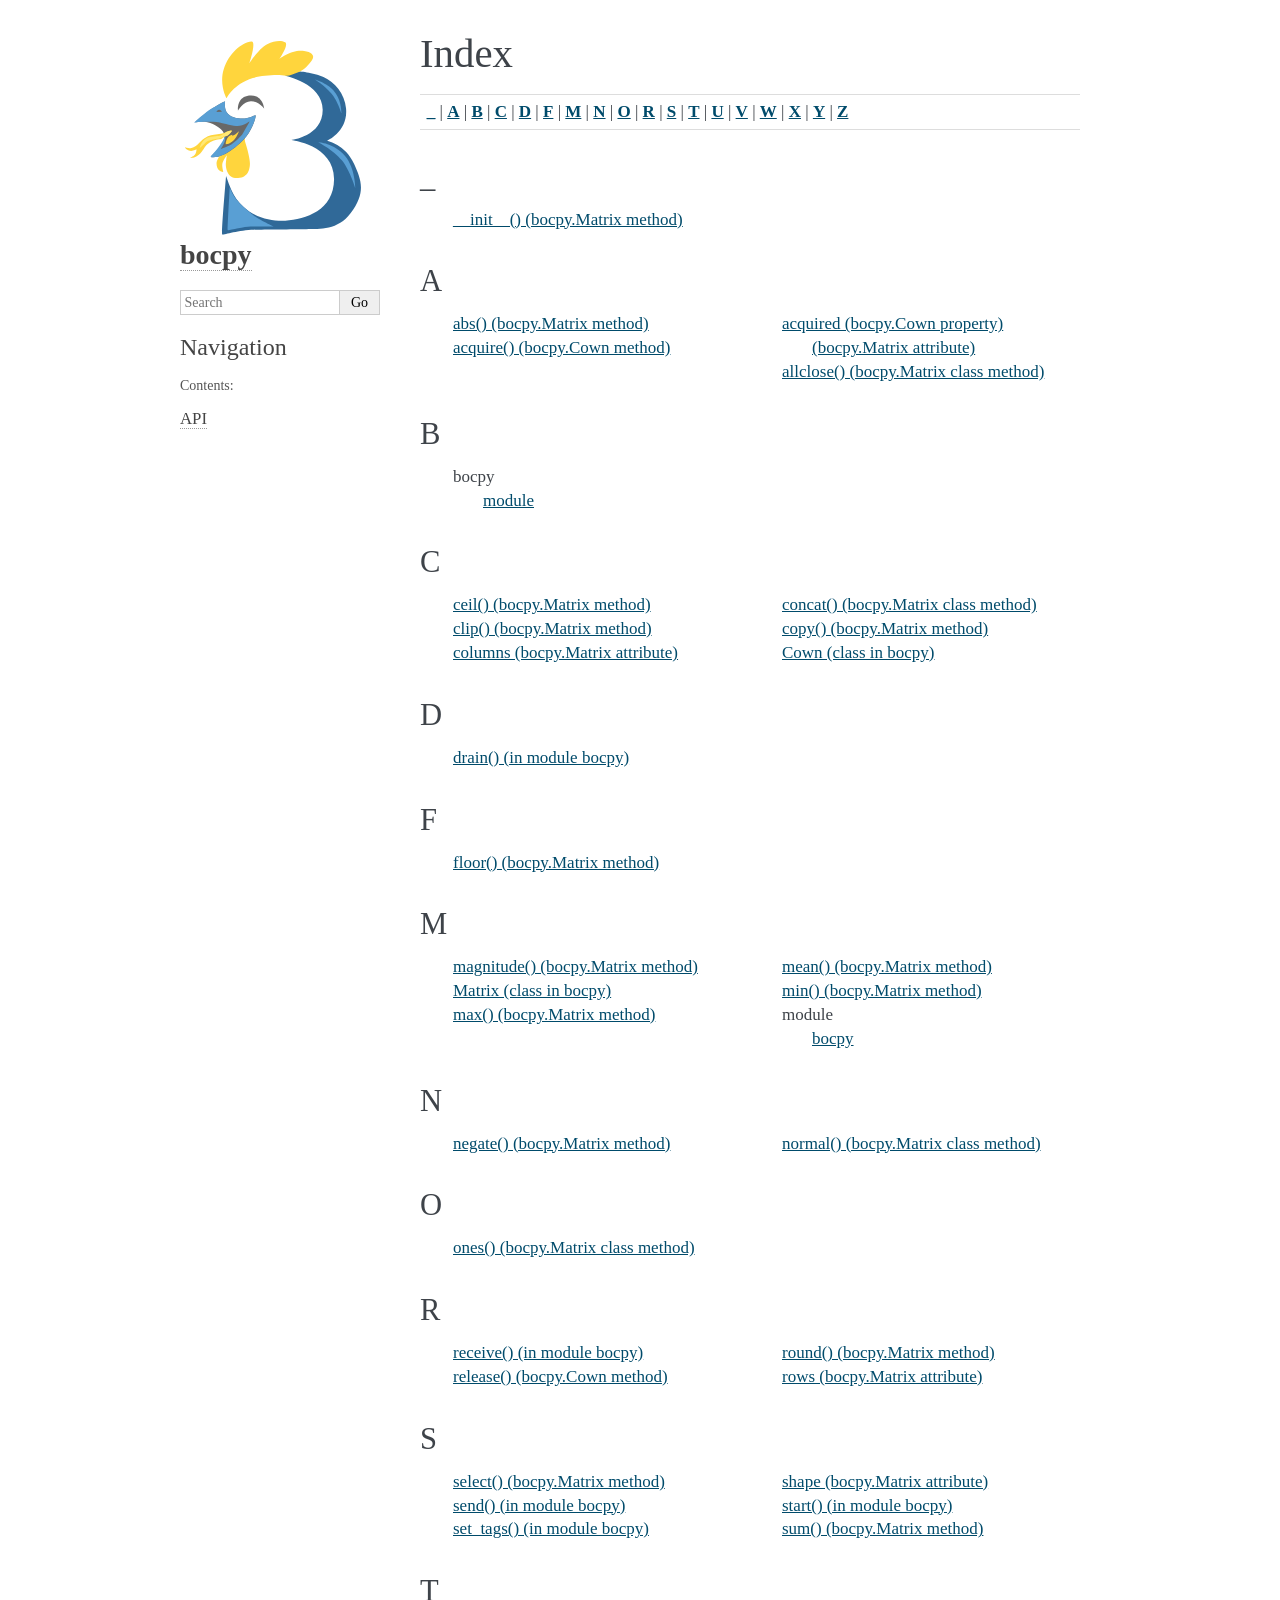
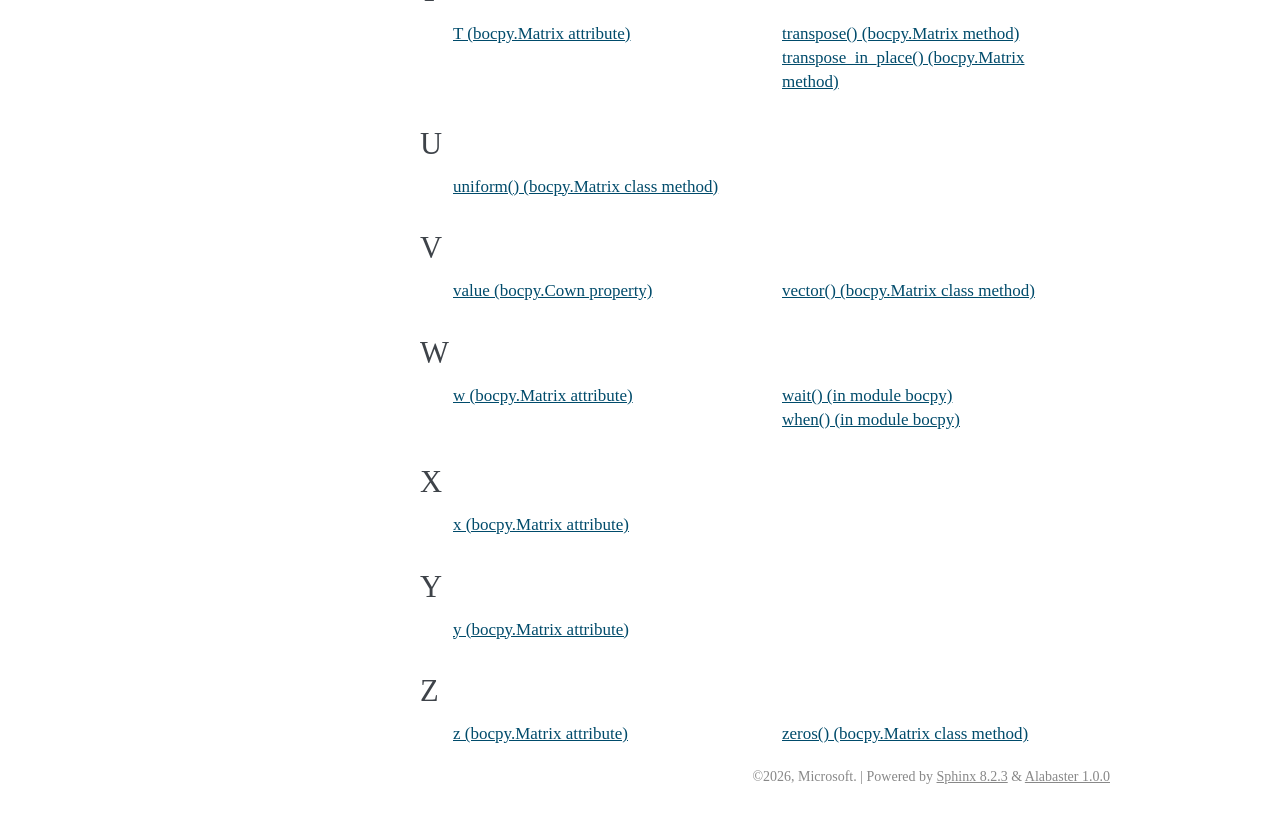
<file: docs/sphinx/genindex.html>
<!DOCTYPE html>

<html lang="en" data-content_root="./">
  <head>
    <meta charset="utf-8" />
    <meta name="viewport" content="width=device-width, initial-scale=1.0" />
    <title>Index &#8212; bocpy 0.2.0 documentation</title>
    <link rel="stylesheet" type="text/css" href="_static/pygments.css?v=5ecbeea2" />
    <link rel="stylesheet" type="text/css" href="_static/basic.css?v=b08954a9" />
    <link rel="stylesheet" type="text/css" href="_static/alabaster.css?v=27fed22d" />
    <script src="_static/documentation_options.js?v=938c9ccc"></script>
    <script src="_static/doctools.js?v=9bcbadda"></script>
    <script src="_static/sphinx_highlight.js?v=dc90522c"></script>
    <link rel="icon" href="_static/favicon.ico"/>
    <link rel="index" title="Index" href="#" />
    <link rel="search" title="Search" href="search.html" />
   
  <link rel="stylesheet" href="_static/custom.css" type="text/css" />
  

  
  

  </head><body>
  

    <div class="document">
      <div class="documentwrapper">
        <div class="bodywrapper">
          

          <div class="body" role="main">
            

<h1 id="index">Index</h1>

<div class="genindex-jumpbox">
 <a href="#_"><strong>_</strong></a>
 | <a href="#A"><strong>A</strong></a>
 | <a href="#B"><strong>B</strong></a>
 | <a href="#C"><strong>C</strong></a>
 | <a href="#D"><strong>D</strong></a>
 | <a href="#F"><strong>F</strong></a>
 | <a href="#M"><strong>M</strong></a>
 | <a href="#N"><strong>N</strong></a>
 | <a href="#O"><strong>O</strong></a>
 | <a href="#R"><strong>R</strong></a>
 | <a href="#S"><strong>S</strong></a>
 | <a href="#T"><strong>T</strong></a>
 | <a href="#U"><strong>U</strong></a>
 | <a href="#V"><strong>V</strong></a>
 | <a href="#W"><strong>W</strong></a>
 | <a href="#X"><strong>X</strong></a>
 | <a href="#Y"><strong>Y</strong></a>
 | <a href="#Z"><strong>Z</strong></a>
 
</div>
<h2 id="_">_</h2>
<table style="width: 100%" class="indextable genindextable"><tr>
  <td style="width: 33%; vertical-align: top;"><ul>
      <li><a href="api.html#bocpy.Matrix.__init__">__init__() (bocpy.Matrix method)</a>
</li>
  </ul></td>
</tr></table>

<h2 id="A">A</h2>
<table style="width: 100%" class="indextable genindextable"><tr>
  <td style="width: 33%; vertical-align: top;"><ul>
      <li><a href="api.html#bocpy.Matrix.abs">abs() (bocpy.Matrix method)</a>
</li>
      <li><a href="api.html#bocpy.Cown.acquire">acquire() (bocpy.Cown method)</a>
</li>
  </ul></td>
  <td style="width: 33%; vertical-align: top;"><ul>
      <li><a href="api.html#bocpy.Cown.acquired">acquired (bocpy.Cown property)</a>

      <ul>
        <li><a href="api.html#bocpy.Matrix.acquired">(bocpy.Matrix attribute)</a>
</li>
      </ul></li>
      <li><a href="api.html#bocpy.Matrix.allclose">allclose() (bocpy.Matrix class method)</a>
</li>
  </ul></td>
</tr></table>

<h2 id="B">B</h2>
<table style="width: 100%" class="indextable genindextable"><tr>
  <td style="width: 33%; vertical-align: top;"><ul>
      <li>
    bocpy

      <ul>
        <li><a href="api.html#module-bocpy">module</a>
</li>
      </ul></li>
  </ul></td>
</tr></table>

<h2 id="C">C</h2>
<table style="width: 100%" class="indextable genindextable"><tr>
  <td style="width: 33%; vertical-align: top;"><ul>
      <li><a href="api.html#bocpy.Matrix.ceil">ceil() (bocpy.Matrix method)</a>
</li>
      <li><a href="api.html#bocpy.Matrix.clip">clip() (bocpy.Matrix method)</a>
</li>
      <li><a href="api.html#bocpy.Matrix.columns">columns (bocpy.Matrix attribute)</a>
</li>
  </ul></td>
  <td style="width: 33%; vertical-align: top;"><ul>
      <li><a href="api.html#bocpy.Matrix.concat">concat() (bocpy.Matrix class method)</a>
</li>
      <li><a href="api.html#bocpy.Matrix.copy">copy() (bocpy.Matrix method)</a>
</li>
      <li><a href="api.html#bocpy.Cown">Cown (class in bocpy)</a>
</li>
  </ul></td>
</tr></table>

<h2 id="D">D</h2>
<table style="width: 100%" class="indextable genindextable"><tr>
  <td style="width: 33%; vertical-align: top;"><ul>
      <li><a href="api.html#bocpy.drain">drain() (in module bocpy)</a>
</li>
  </ul></td>
</tr></table>

<h2 id="F">F</h2>
<table style="width: 100%" class="indextable genindextable"><tr>
  <td style="width: 33%; vertical-align: top;"><ul>
      <li><a href="api.html#bocpy.Matrix.floor">floor() (bocpy.Matrix method)</a>
</li>
  </ul></td>
</tr></table>

<h2 id="M">M</h2>
<table style="width: 100%" class="indextable genindextable"><tr>
  <td style="width: 33%; vertical-align: top;"><ul>
      <li><a href="api.html#bocpy.Matrix.magnitude">magnitude() (bocpy.Matrix method)</a>
</li>
      <li><a href="api.html#bocpy.Matrix">Matrix (class in bocpy)</a>
</li>
      <li><a href="api.html#bocpy.Matrix.max">max() (bocpy.Matrix method)</a>
</li>
  </ul></td>
  <td style="width: 33%; vertical-align: top;"><ul>
      <li><a href="api.html#bocpy.Matrix.mean">mean() (bocpy.Matrix method)</a>
</li>
      <li><a href="api.html#bocpy.Matrix.min">min() (bocpy.Matrix method)</a>
</li>
      <li>
    module

      <ul>
        <li><a href="api.html#module-bocpy">bocpy</a>
</li>
      </ul></li>
  </ul></td>
</tr></table>

<h2 id="N">N</h2>
<table style="width: 100%" class="indextable genindextable"><tr>
  <td style="width: 33%; vertical-align: top;"><ul>
      <li><a href="api.html#bocpy.Matrix.negate">negate() (bocpy.Matrix method)</a>
</li>
  </ul></td>
  <td style="width: 33%; vertical-align: top;"><ul>
      <li><a href="api.html#bocpy.Matrix.normal">normal() (bocpy.Matrix class method)</a>
</li>
  </ul></td>
</tr></table>

<h2 id="O">O</h2>
<table style="width: 100%" class="indextable genindextable"><tr>
  <td style="width: 33%; vertical-align: top;"><ul>
      <li><a href="api.html#bocpy.Matrix.ones">ones() (bocpy.Matrix class method)</a>
</li>
  </ul></td>
</tr></table>

<h2 id="R">R</h2>
<table style="width: 100%" class="indextable genindextable"><tr>
  <td style="width: 33%; vertical-align: top;"><ul>
      <li><a href="api.html#bocpy.receive">receive() (in module bocpy)</a>
</li>
      <li><a href="api.html#bocpy.Cown.release">release() (bocpy.Cown method)</a>
</li>
  </ul></td>
  <td style="width: 33%; vertical-align: top;"><ul>
      <li><a href="api.html#bocpy.Matrix.round">round() (bocpy.Matrix method)</a>
</li>
      <li><a href="api.html#bocpy.Matrix.rows">rows (bocpy.Matrix attribute)</a>
</li>
  </ul></td>
</tr></table>

<h2 id="S">S</h2>
<table style="width: 100%" class="indextable genindextable"><tr>
  <td style="width: 33%; vertical-align: top;"><ul>
      <li><a href="api.html#bocpy.Matrix.select">select() (bocpy.Matrix method)</a>
</li>
      <li><a href="api.html#bocpy.send">send() (in module bocpy)</a>
</li>
      <li><a href="api.html#bocpy.set_tags">set_tags() (in module bocpy)</a>
</li>
  </ul></td>
  <td style="width: 33%; vertical-align: top;"><ul>
      <li><a href="api.html#bocpy.Matrix.shape">shape (bocpy.Matrix attribute)</a>
</li>
      <li><a href="api.html#bocpy.start">start() (in module bocpy)</a>
</li>
      <li><a href="api.html#bocpy.Matrix.sum">sum() (bocpy.Matrix method)</a>
</li>
  </ul></td>
</tr></table>

<h2 id="T">T</h2>
<table style="width: 100%" class="indextable genindextable"><tr>
  <td style="width: 33%; vertical-align: top;"><ul>
      <li><a href="api.html#bocpy.Matrix.T">T (bocpy.Matrix attribute)</a>
</li>
  </ul></td>
  <td style="width: 33%; vertical-align: top;"><ul>
      <li><a href="api.html#bocpy.Matrix.transpose">transpose() (bocpy.Matrix method)</a>
</li>
      <li><a href="api.html#bocpy.Matrix.transpose_in_place">transpose_in_place() (bocpy.Matrix method)</a>
</li>
  </ul></td>
</tr></table>

<h2 id="U">U</h2>
<table style="width: 100%" class="indextable genindextable"><tr>
  <td style="width: 33%; vertical-align: top;"><ul>
      <li><a href="api.html#bocpy.Matrix.uniform">uniform() (bocpy.Matrix class method)</a>
</li>
  </ul></td>
</tr></table>

<h2 id="V">V</h2>
<table style="width: 100%" class="indextable genindextable"><tr>
  <td style="width: 33%; vertical-align: top;"><ul>
      <li><a href="api.html#bocpy.Cown.value">value (bocpy.Cown property)</a>
</li>
  </ul></td>
  <td style="width: 33%; vertical-align: top;"><ul>
      <li><a href="api.html#bocpy.Matrix.vector">vector() (bocpy.Matrix class method)</a>
</li>
  </ul></td>
</tr></table>

<h2 id="W">W</h2>
<table style="width: 100%" class="indextable genindextable"><tr>
  <td style="width: 33%; vertical-align: top;"><ul>
      <li><a href="api.html#bocpy.Matrix.w">w (bocpy.Matrix attribute)</a>
</li>
  </ul></td>
  <td style="width: 33%; vertical-align: top;"><ul>
      <li><a href="api.html#bocpy.wait">wait() (in module bocpy)</a>
</li>
      <li><a href="api.html#bocpy.when">when() (in module bocpy)</a>
</li>
  </ul></td>
</tr></table>

<h2 id="X">X</h2>
<table style="width: 100%" class="indextable genindextable"><tr>
  <td style="width: 33%; vertical-align: top;"><ul>
      <li><a href="api.html#bocpy.Matrix.x">x (bocpy.Matrix attribute)</a>
</li>
  </ul></td>
</tr></table>

<h2 id="Y">Y</h2>
<table style="width: 100%" class="indextable genindextable"><tr>
  <td style="width: 33%; vertical-align: top;"><ul>
      <li><a href="api.html#bocpy.Matrix.y">y (bocpy.Matrix attribute)</a>
</li>
  </ul></td>
</tr></table>

<h2 id="Z">Z</h2>
<table style="width: 100%" class="indextable genindextable"><tr>
  <td style="width: 33%; vertical-align: top;"><ul>
      <li><a href="api.html#bocpy.Matrix.z">z (bocpy.Matrix attribute)</a>
</li>
  </ul></td>
  <td style="width: 33%; vertical-align: top;"><ul>
      <li><a href="api.html#bocpy.Matrix.zeros">zeros() (bocpy.Matrix class method)</a>
</li>
  </ul></td>
</tr></table>



          </div>
          
        </div>
      </div>
      <div class="sphinxsidebar" role="navigation" aria-label="Main">
        <div class="sphinxsidebarwrapper">
            <p class="logo"><a href="index.html">
              <img class="logo" src="_static/logo-200.svg" alt="Logo of bocpy"/>
            </a></p>
<h1 class="logo"><a href="index.html">bocpy</a></h1>









<search id="searchbox" style="display: none" role="search">
    <div class="searchformwrapper">
    <form class="search" action="search.html" method="get">
      <input type="text" name="q" aria-labelledby="searchlabel" autocomplete="off" autocorrect="off" autocapitalize="off" spellcheck="false" placeholder="Search"/>
      <input type="submit" value="Go" />
    </form>
    </div>
</search>
<script>document.getElementById('searchbox').style.display = "block"</script><h3>Navigation</h3>
<p class="caption" role="heading"><span class="caption-text">Contents:</span></p>
<ul>
<li class="toctree-l1"><a class="reference internal" href="api.html">API</a></li>
</ul>

<div class="relations">
<h3>Related Topics</h3>
<ul>
  <li><a href="index.html">Documentation overview</a><ul>
  </ul></li>
</ul>
</div>








        </div>
      </div>
      <div class="clearer"></div>
    </div>
    <div class="footer">
      &#169;2026, Microsoft.
      
      |
      Powered by <a href="https://www.sphinx-doc.org/">Sphinx 8.2.3</a>
      &amp; <a href="https://alabaster.readthedocs.io">Alabaster 1.0.0</a>
      
    </div>

    

    
  </body>
</html>
</file>
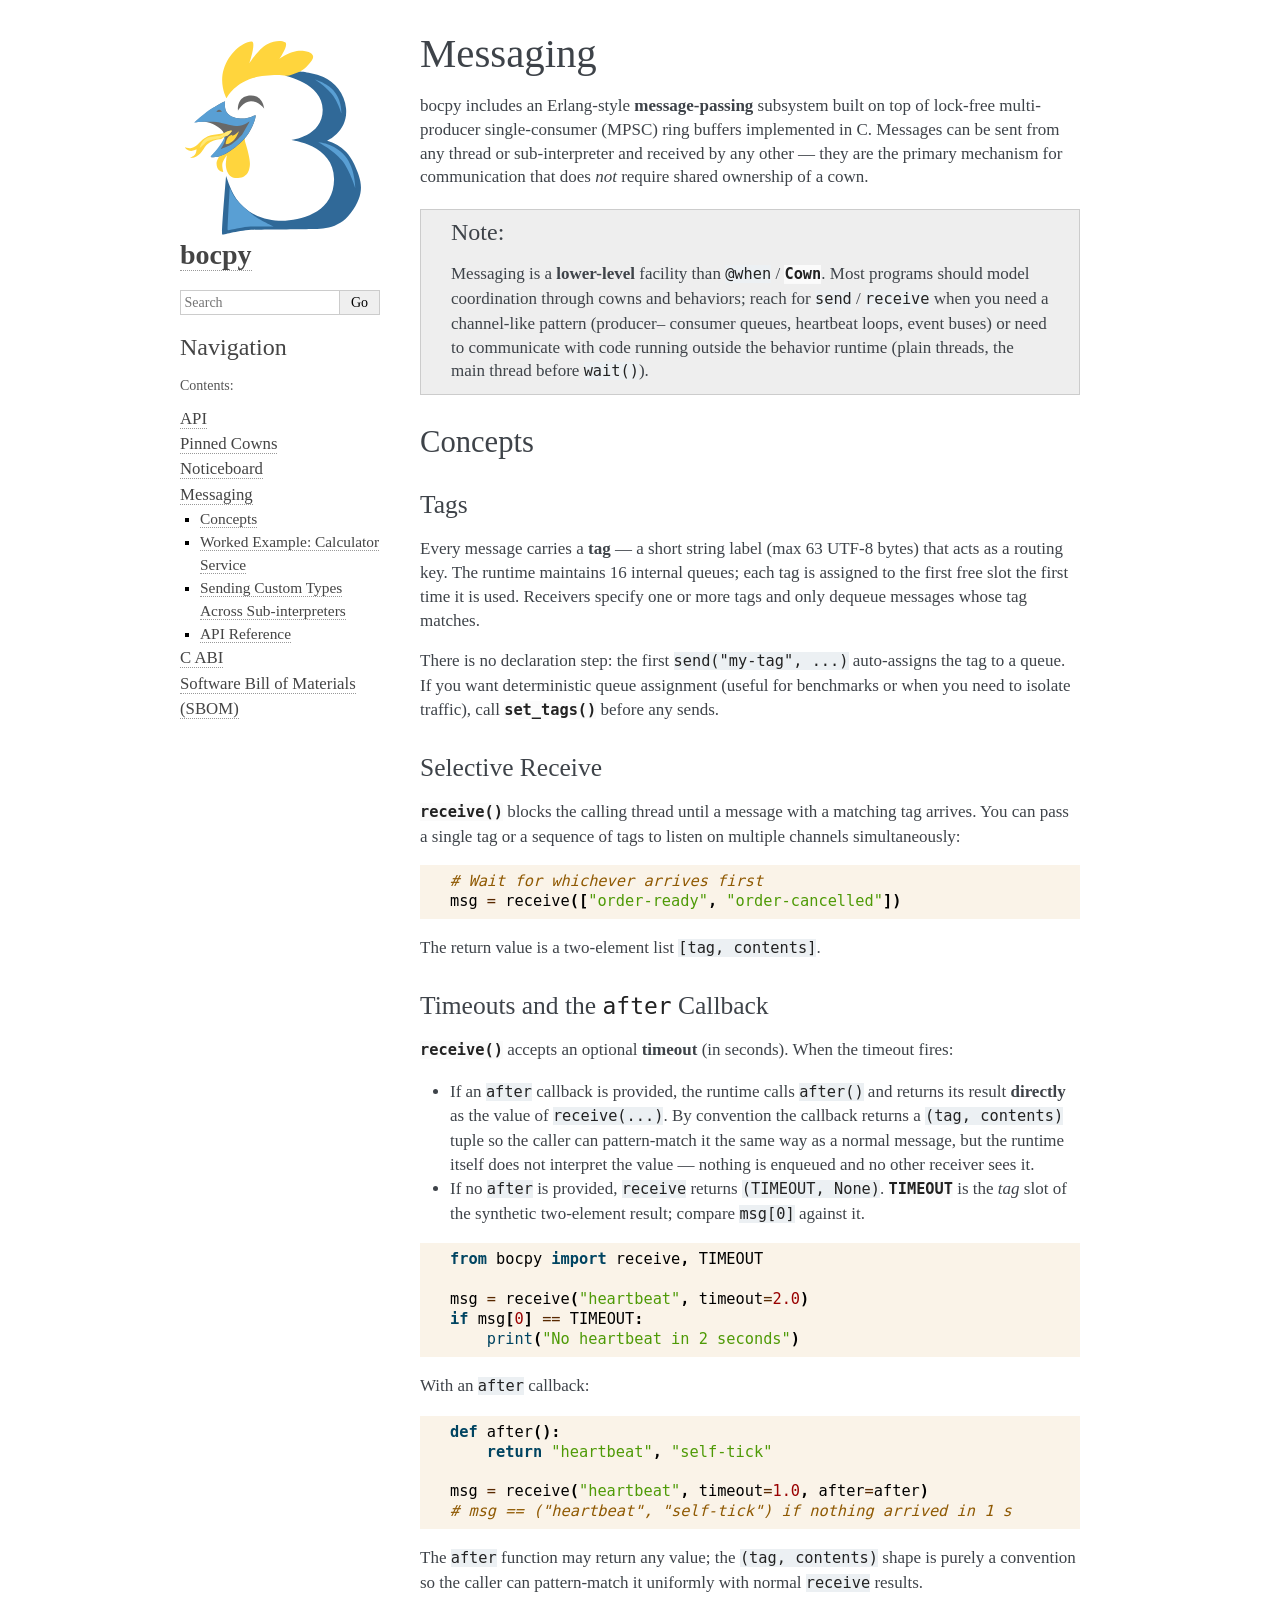
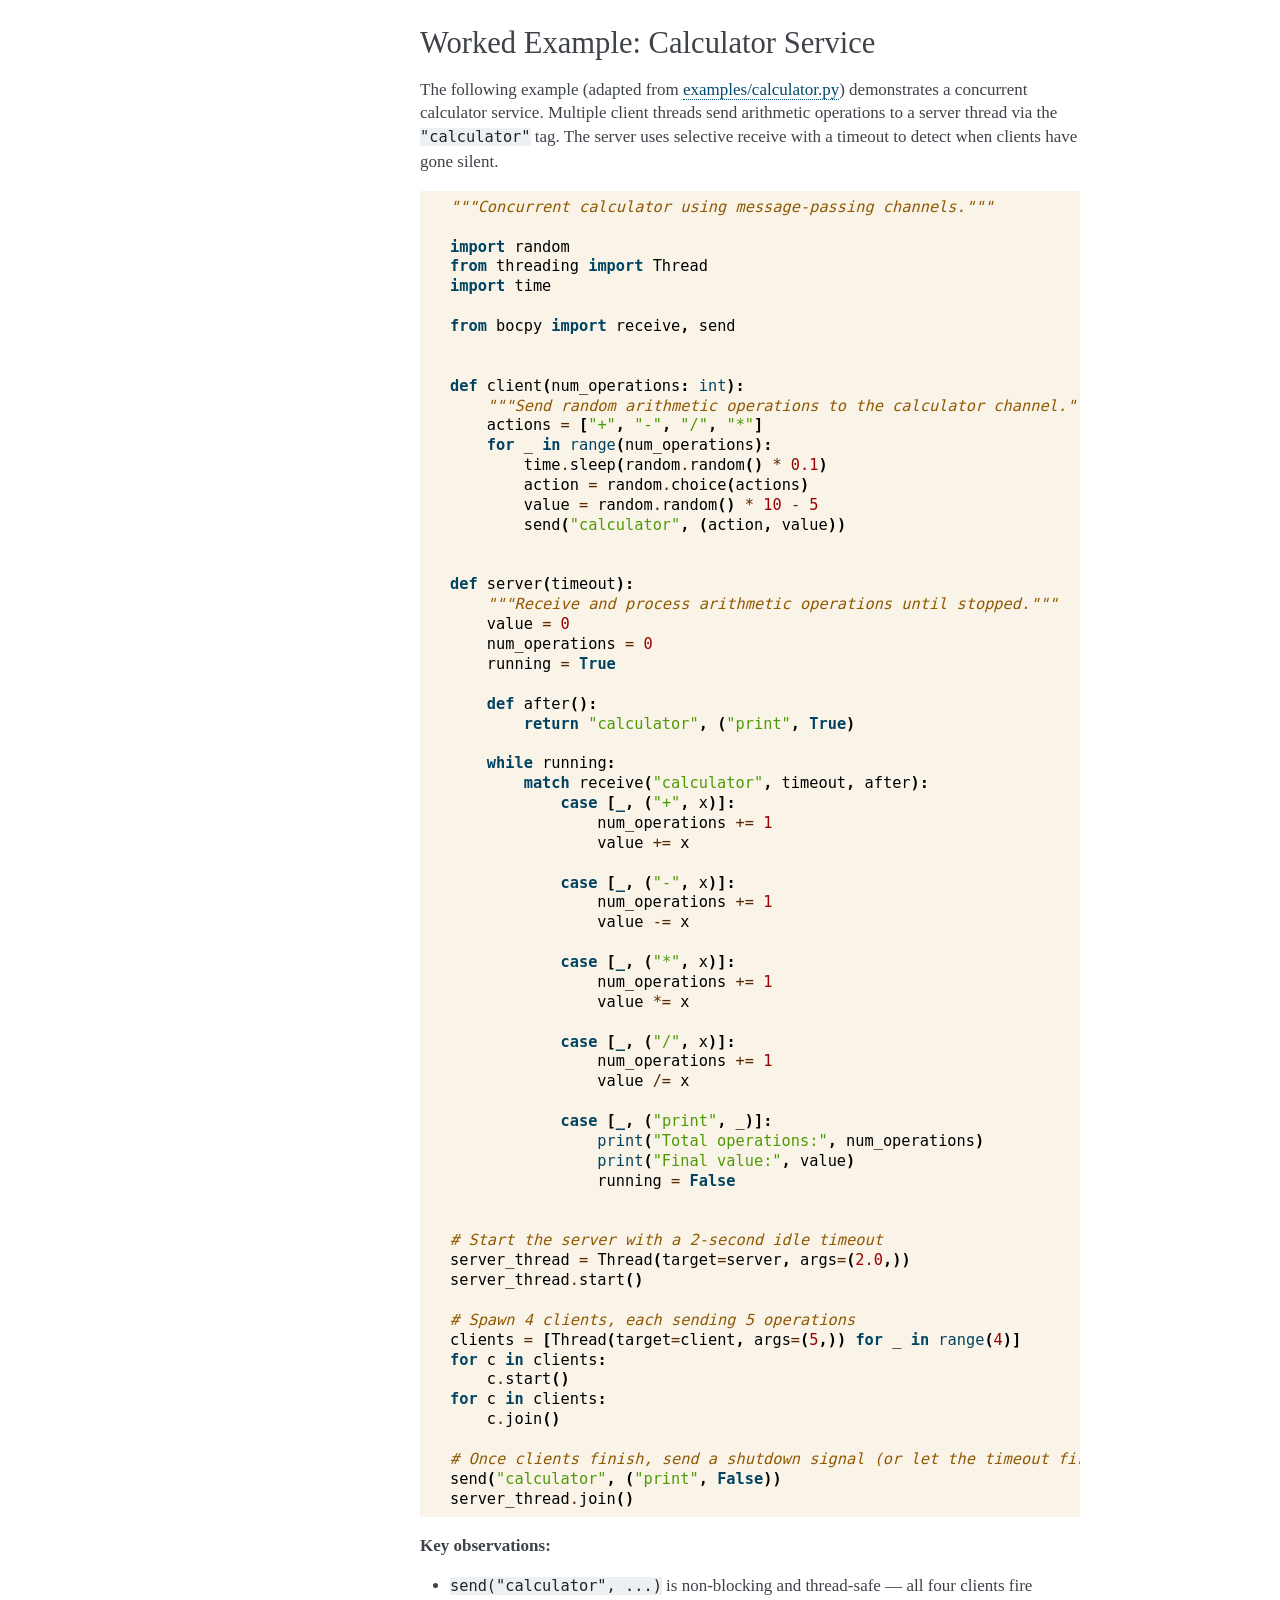
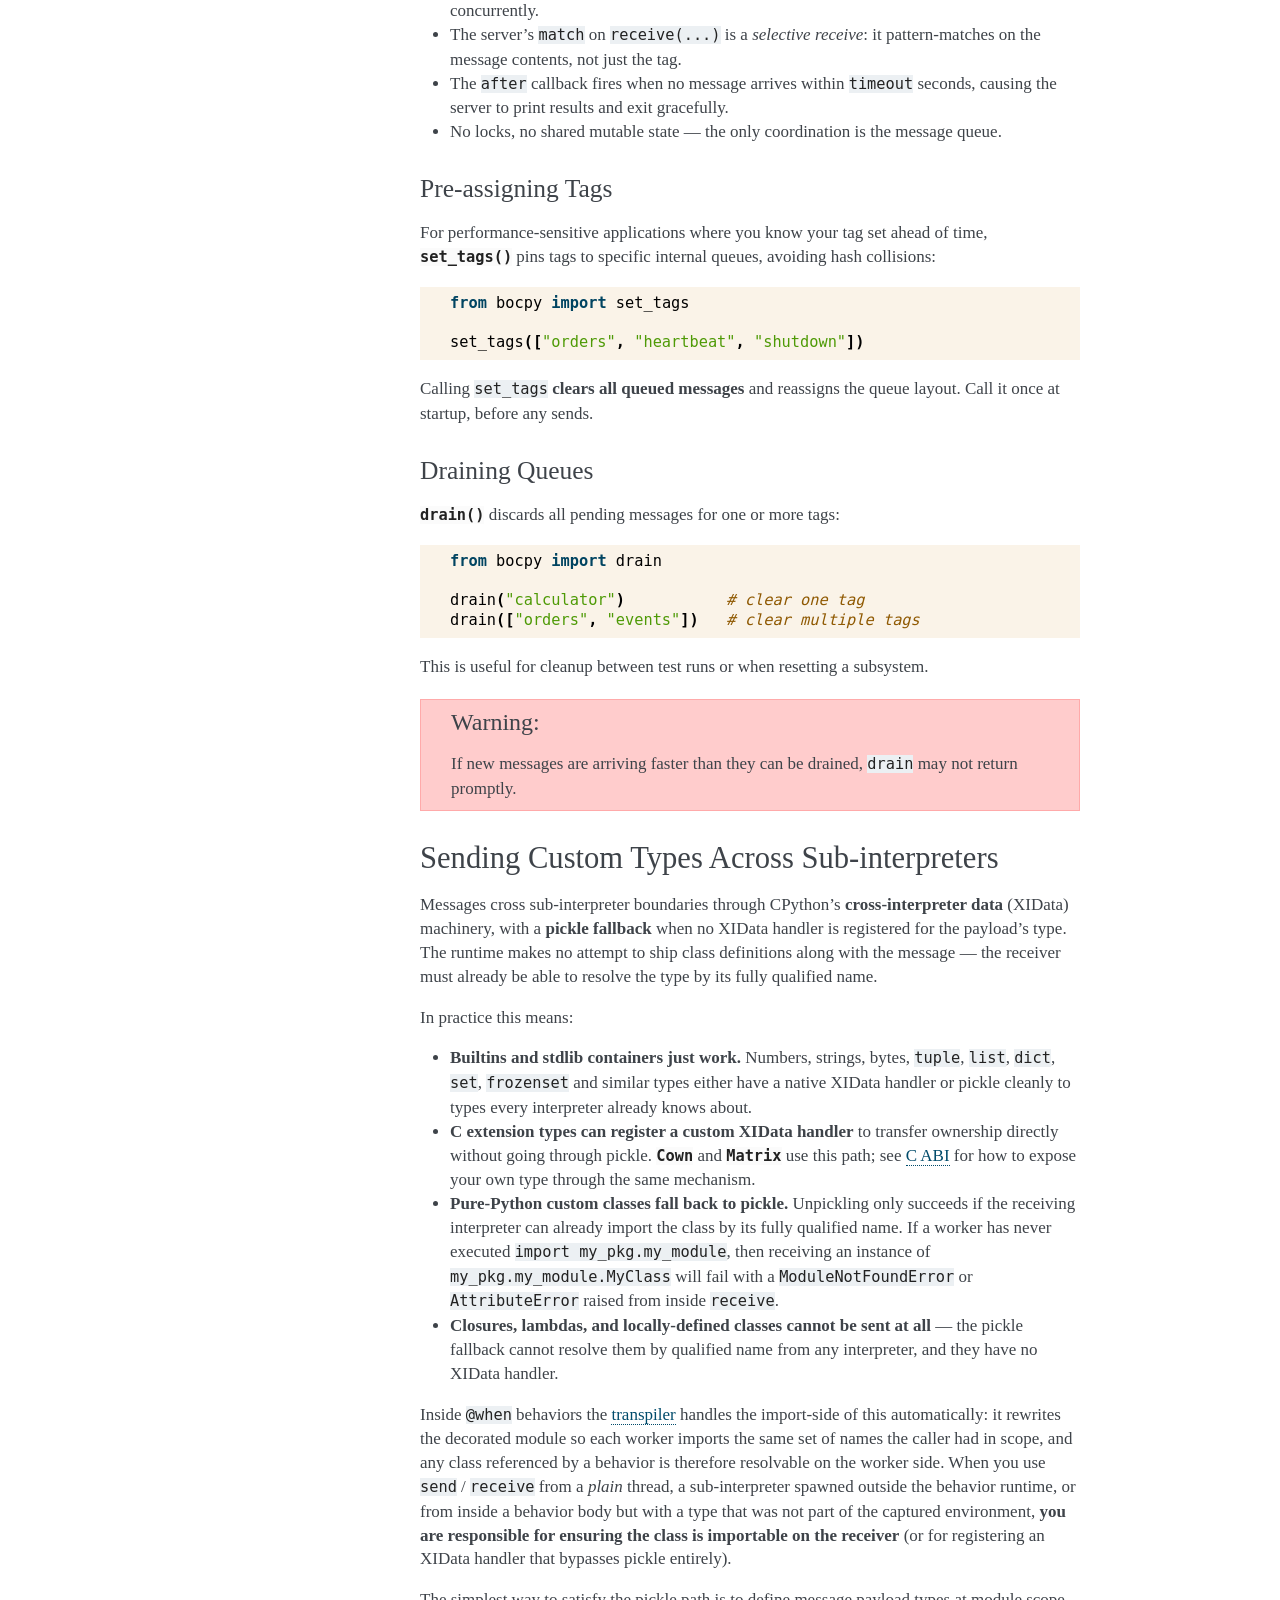
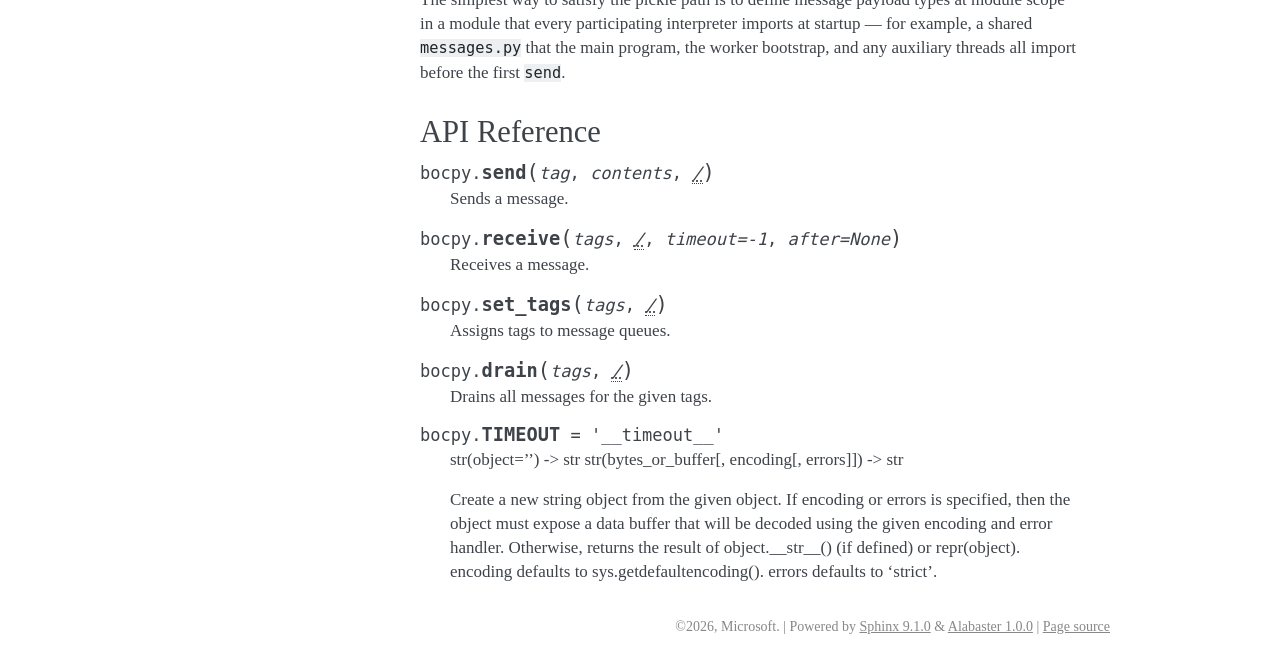
<file: docs/sphinx/messaging.html>
<!DOCTYPE html>

<html lang="en" data-content_root="./">
  <head>
    <meta charset="utf-8" />
    <meta name="viewport" content="width=device-width, initial-scale=1.0" /><meta name="viewport" content="width=device-width, initial-scale=1" />

    <title>Messaging &#8212; bocpy 0.9.0 documentation</title>
    <link rel="stylesheet" type="text/css" href="_static/pygments.css?v=5ecbeea2" />
    <link rel="stylesheet" type="text/css" href="_static/basic.css?v=b08954a9" />
    <link rel="stylesheet" type="text/css" href="_static/alabaster.css?v=27fed22d" />
    <script src="_static/documentation_options.js?v=39bb1c6d"></script>
    <script src="_static/doctools.js?v=fd6eb6e6"></script>
    <script src="_static/sphinx_highlight.js?v=6ffebe34"></script>
    <link rel="icon" href="_static/favicon.ico"/>
    <link rel="index" title="Index" href="genindex.html" />
    <link rel="search" title="Search" href="search.html" />
    <link rel="next" title="C ABI" href="c_abi.html" />
    <link rel="prev" title="Noticeboard" href="noticeboard.html" />
   
  <link rel="stylesheet" href="_static/custom.css" type="text/css" />
  

  
  

  </head><body>
  

    <div class="document">
      <div class="documentwrapper">
        <div class="bodywrapper">
          

          <div class="body" role="main">
            
  <section id="messaging">
<span id="id1"></span><h1>Messaging<a class="headerlink" href="#messaging" title="Link to this heading">¶</a></h1>
<p>bocpy includes an Erlang-style <strong>message-passing</strong> subsystem built on top of
lock-free multi-producer single-consumer (MPSC) ring buffers implemented in C.
Messages can be sent from any thread or sub-interpreter and received by any
other — they are the primary mechanism for communication that does <em>not</em>
require shared ownership of a cown.</p>
<div class="admonition note">
<p class="admonition-title">Note</p>
<p>Messaging is a <strong>lower-level</strong> facility than <code class="docutils literal notranslate"><span class="pre">&#64;when</span></code> / <a class="reference internal" href="api.html#bocpy.Cown" title="bocpy.Cown"><code class="xref py py-class docutils literal notranslate"><span class="pre">Cown</span></code></a>.
Most programs should model coordination through cowns and behaviors; reach
for <code class="docutils literal notranslate"><span class="pre">send</span></code> / <code class="docutils literal notranslate"><span class="pre">receive</span></code> when you need a channel-like pattern (producer–
consumer queues, heartbeat loops, event buses) or need to communicate with
code running outside the behavior runtime (plain threads, the main thread
before <code class="docutils literal notranslate"><span class="pre">wait()</span></code>).</p>
</div>
<section id="concepts">
<h2>Concepts<a class="headerlink" href="#concepts" title="Link to this heading">¶</a></h2>
<section id="tags">
<h3>Tags<a class="headerlink" href="#tags" title="Link to this heading">¶</a></h3>
<p>Every message carries a <strong>tag</strong> — a short string label (max 63 UTF-8 bytes)
that acts as a routing key. The runtime maintains 16 internal queues; each
tag is assigned to the first free slot the first time it is used. Receivers
specify one or more tags and only dequeue messages whose tag matches.</p>
<p>There is no declaration step: the first <code class="docutils literal notranslate"><span class="pre">send(&quot;my-tag&quot;,</span> <span class="pre">...)</span></code> auto-assigns
the tag to a queue. If you want deterministic queue assignment (useful for
benchmarks or when you need to isolate traffic), call <a class="reference internal" href="api.html#bocpy.set_tags" title="bocpy.set_tags"><code class="xref py py-func docutils literal notranslate"><span class="pre">set_tags()</span></code></a> before
any sends.</p>
</section>
<section id="selective-receive">
<h3>Selective Receive<a class="headerlink" href="#selective-receive" title="Link to this heading">¶</a></h3>
<p><a class="reference internal" href="api.html#bocpy.receive" title="bocpy.receive"><code class="xref py py-func docutils literal notranslate"><span class="pre">receive()</span></code></a> blocks the calling thread until a message with a matching tag
arrives. You can pass a single tag or a sequence of tags to listen on multiple
channels simultaneously:</p>
<div class="highlight-default notranslate"><div class="highlight"><pre><span></span><span class="c1"># Wait for whichever arrives first</span>
<span class="n">msg</span> <span class="o">=</span> <span class="n">receive</span><span class="p">([</span><span class="s2">&quot;order-ready&quot;</span><span class="p">,</span> <span class="s2">&quot;order-cancelled&quot;</span><span class="p">])</span>
</pre></div>
</div>
<p>The return value is a two-element list <code class="docutils literal notranslate"><span class="pre">[tag,</span> <span class="pre">contents]</span></code>.</p>
</section>
<section id="timeouts-and-the-after-callback">
<h3>Timeouts and the <code class="docutils literal notranslate"><span class="pre">after</span></code> Callback<a class="headerlink" href="#timeouts-and-the-after-callback" title="Link to this heading">¶</a></h3>
<p><a class="reference internal" href="api.html#bocpy.receive" title="bocpy.receive"><code class="xref py py-func docutils literal notranslate"><span class="pre">receive()</span></code></a> accepts an optional <strong>timeout</strong> (in seconds). When the timeout
fires:</p>
<ul class="simple">
<li><p>If an <code class="docutils literal notranslate"><span class="pre">after</span></code> callback is provided, the runtime calls <code class="docutils literal notranslate"><span class="pre">after()</span></code> and
returns its result <strong>directly</strong> as the value of <code class="docutils literal notranslate"><span class="pre">receive(...)</span></code>. By
convention the callback returns a <code class="docutils literal notranslate"><span class="pre">(tag,</span> <span class="pre">contents)</span></code> tuple so the caller
can pattern-match it the same way as a normal message, but the runtime
itself does not interpret the value — nothing is enqueued and no other
receiver sees it.</p></li>
<li><p>If no <code class="docutils literal notranslate"><span class="pre">after</span></code> is provided, <code class="docutils literal notranslate"><span class="pre">receive</span></code> returns <code class="docutils literal notranslate"><span class="pre">(TIMEOUT,</span> <span class="pre">None)</span></code>.
<a class="reference internal" href="api.html#bocpy.TIMEOUT" title="bocpy.TIMEOUT"><code class="xref py py-data docutils literal notranslate"><span class="pre">TIMEOUT</span></code></a> is the <em>tag</em> slot of the synthetic two-element result;
compare <code class="docutils literal notranslate"><span class="pre">msg[0]</span></code> against it.</p></li>
</ul>
<div class="highlight-default notranslate"><div class="highlight"><pre><span></span><span class="kn">from</span><span class="w"> </span><span class="nn">bocpy</span><span class="w"> </span><span class="kn">import</span> <span class="n">receive</span><span class="p">,</span> <span class="n">TIMEOUT</span>

<span class="n">msg</span> <span class="o">=</span> <span class="n">receive</span><span class="p">(</span><span class="s2">&quot;heartbeat&quot;</span><span class="p">,</span> <span class="n">timeout</span><span class="o">=</span><span class="mf">2.0</span><span class="p">)</span>
<span class="k">if</span> <span class="n">msg</span><span class="p">[</span><span class="mi">0</span><span class="p">]</span> <span class="o">==</span> <span class="n">TIMEOUT</span><span class="p">:</span>
    <span class="nb">print</span><span class="p">(</span><span class="s2">&quot;No heartbeat in 2 seconds&quot;</span><span class="p">)</span>
</pre></div>
</div>
<p>With an <code class="docutils literal notranslate"><span class="pre">after</span></code> callback:</p>
<div class="highlight-default notranslate"><div class="highlight"><pre><span></span><span class="k">def</span><span class="w"> </span><span class="nf">after</span><span class="p">():</span>
    <span class="k">return</span> <span class="s2">&quot;heartbeat&quot;</span><span class="p">,</span> <span class="s2">&quot;self-tick&quot;</span>

<span class="n">msg</span> <span class="o">=</span> <span class="n">receive</span><span class="p">(</span><span class="s2">&quot;heartbeat&quot;</span><span class="p">,</span> <span class="n">timeout</span><span class="o">=</span><span class="mf">1.0</span><span class="p">,</span> <span class="n">after</span><span class="o">=</span><span class="n">after</span><span class="p">)</span>
<span class="c1"># msg == (&quot;heartbeat&quot;, &quot;self-tick&quot;) if nothing arrived in 1 s</span>
</pre></div>
</div>
<p>The <code class="docutils literal notranslate"><span class="pre">after</span></code> function may return any value; the <code class="docutils literal notranslate"><span class="pre">(tag,</span> <span class="pre">contents)</span></code>
shape is purely a convention so the caller can pattern-match it
uniformly with normal <code class="docutils literal notranslate"><span class="pre">receive</span></code> results.</p>
</section>
</section>
<section id="worked-example-calculator-service">
<h2>Worked Example: Calculator Service<a class="headerlink" href="#worked-example-calculator-service" title="Link to this heading">¶</a></h2>
<p>The following example (adapted from
<a class="reference external" href="https://github.com/microsoft/bocpy/tree/main/examples/calculator.py">examples/calculator.py</a>)
demonstrates a concurrent calculator service. Multiple client threads send
arithmetic operations to a server thread via the <code class="docutils literal notranslate"><span class="pre">&quot;calculator&quot;</span></code> tag. The
server uses selective receive with a timeout to detect when clients have gone
silent.</p>
<div class="highlight-python notranslate"><div class="highlight"><pre><span></span><span class="sd">&quot;&quot;&quot;Concurrent calculator using message-passing channels.&quot;&quot;&quot;</span>

<span class="kn">import</span><span class="w"> </span><span class="nn">random</span>
<span class="kn">from</span><span class="w"> </span><span class="nn">threading</span><span class="w"> </span><span class="kn">import</span> <span class="n">Thread</span>
<span class="kn">import</span><span class="w"> </span><span class="nn">time</span>

<span class="kn">from</span><span class="w"> </span><span class="nn">bocpy</span><span class="w"> </span><span class="kn">import</span> <span class="n">receive</span><span class="p">,</span> <span class="n">send</span>


<span class="k">def</span><span class="w"> </span><span class="nf">client</span><span class="p">(</span><span class="n">num_operations</span><span class="p">:</span> <span class="nb">int</span><span class="p">):</span>
<span class="w">    </span><span class="sd">&quot;&quot;&quot;Send random arithmetic operations to the calculator channel.&quot;&quot;&quot;</span>
    <span class="n">actions</span> <span class="o">=</span> <span class="p">[</span><span class="s2">&quot;+&quot;</span><span class="p">,</span> <span class="s2">&quot;-&quot;</span><span class="p">,</span> <span class="s2">&quot;/&quot;</span><span class="p">,</span> <span class="s2">&quot;*&quot;</span><span class="p">]</span>
    <span class="k">for</span> <span class="n">_</span> <span class="ow">in</span> <span class="nb">range</span><span class="p">(</span><span class="n">num_operations</span><span class="p">):</span>
        <span class="n">time</span><span class="o">.</span><span class="n">sleep</span><span class="p">(</span><span class="n">random</span><span class="o">.</span><span class="n">random</span><span class="p">()</span> <span class="o">*</span> <span class="mf">0.1</span><span class="p">)</span>
        <span class="n">action</span> <span class="o">=</span> <span class="n">random</span><span class="o">.</span><span class="n">choice</span><span class="p">(</span><span class="n">actions</span><span class="p">)</span>
        <span class="n">value</span> <span class="o">=</span> <span class="n">random</span><span class="o">.</span><span class="n">random</span><span class="p">()</span> <span class="o">*</span> <span class="mi">10</span> <span class="o">-</span> <span class="mi">5</span>
        <span class="n">send</span><span class="p">(</span><span class="s2">&quot;calculator&quot;</span><span class="p">,</span> <span class="p">(</span><span class="n">action</span><span class="p">,</span> <span class="n">value</span><span class="p">))</span>


<span class="k">def</span><span class="w"> </span><span class="nf">server</span><span class="p">(</span><span class="n">timeout</span><span class="p">):</span>
<span class="w">    </span><span class="sd">&quot;&quot;&quot;Receive and process arithmetic operations until stopped.&quot;&quot;&quot;</span>
    <span class="n">value</span> <span class="o">=</span> <span class="mi">0</span>
    <span class="n">num_operations</span> <span class="o">=</span> <span class="mi">0</span>
    <span class="n">running</span> <span class="o">=</span> <span class="kc">True</span>

    <span class="k">def</span><span class="w"> </span><span class="nf">after</span><span class="p">():</span>
        <span class="k">return</span> <span class="s2">&quot;calculator&quot;</span><span class="p">,</span> <span class="p">(</span><span class="s2">&quot;print&quot;</span><span class="p">,</span> <span class="kc">True</span><span class="p">)</span>

    <span class="k">while</span> <span class="n">running</span><span class="p">:</span>
        <span class="k">match</span> <span class="n">receive</span><span class="p">(</span><span class="s2">&quot;calculator&quot;</span><span class="p">,</span> <span class="n">timeout</span><span class="p">,</span> <span class="n">after</span><span class="p">):</span>
            <span class="k">case</span><span class="w"> </span><span class="p">[</span><span class="k">_</span><span class="p">,</span> <span class="p">(</span><span class="s2">&quot;+&quot;</span><span class="p">,</span> <span class="n">x</span><span class="p">)]:</span>
                <span class="n">num_operations</span> <span class="o">+=</span> <span class="mi">1</span>
                <span class="n">value</span> <span class="o">+=</span> <span class="n">x</span>

            <span class="k">case</span><span class="w"> </span><span class="p">[</span><span class="k">_</span><span class="p">,</span> <span class="p">(</span><span class="s2">&quot;-&quot;</span><span class="p">,</span> <span class="n">x</span><span class="p">)]:</span>
                <span class="n">num_operations</span> <span class="o">+=</span> <span class="mi">1</span>
                <span class="n">value</span> <span class="o">-=</span> <span class="n">x</span>

            <span class="k">case</span><span class="w"> </span><span class="p">[</span><span class="k">_</span><span class="p">,</span> <span class="p">(</span><span class="s2">&quot;*&quot;</span><span class="p">,</span> <span class="n">x</span><span class="p">)]:</span>
                <span class="n">num_operations</span> <span class="o">+=</span> <span class="mi">1</span>
                <span class="n">value</span> <span class="o">*=</span> <span class="n">x</span>

            <span class="k">case</span><span class="w"> </span><span class="p">[</span><span class="k">_</span><span class="p">,</span> <span class="p">(</span><span class="s2">&quot;/&quot;</span><span class="p">,</span> <span class="n">x</span><span class="p">)]:</span>
                <span class="n">num_operations</span> <span class="o">+=</span> <span class="mi">1</span>
                <span class="n">value</span> <span class="o">/=</span> <span class="n">x</span>

            <span class="k">case</span><span class="w"> </span><span class="p">[</span><span class="k">_</span><span class="p">,</span> <span class="p">(</span><span class="s2">&quot;print&quot;</span><span class="p">,</span> <span class="n">_</span><span class="p">)]:</span>
                <span class="nb">print</span><span class="p">(</span><span class="s2">&quot;Total operations:&quot;</span><span class="p">,</span> <span class="n">num_operations</span><span class="p">)</span>
                <span class="nb">print</span><span class="p">(</span><span class="s2">&quot;Final value:&quot;</span><span class="p">,</span> <span class="n">value</span><span class="p">)</span>
                <span class="n">running</span> <span class="o">=</span> <span class="kc">False</span>


<span class="c1"># Start the server with a 2-second idle timeout</span>
<span class="n">server_thread</span> <span class="o">=</span> <span class="n">Thread</span><span class="p">(</span><span class="n">target</span><span class="o">=</span><span class="n">server</span><span class="p">,</span> <span class="n">args</span><span class="o">=</span><span class="p">(</span><span class="mf">2.0</span><span class="p">,))</span>
<span class="n">server_thread</span><span class="o">.</span><span class="n">start</span><span class="p">()</span>

<span class="c1"># Spawn 4 clients, each sending 5 operations</span>
<span class="n">clients</span> <span class="o">=</span> <span class="p">[</span><span class="n">Thread</span><span class="p">(</span><span class="n">target</span><span class="o">=</span><span class="n">client</span><span class="p">,</span> <span class="n">args</span><span class="o">=</span><span class="p">(</span><span class="mi">5</span><span class="p">,))</span> <span class="k">for</span> <span class="n">_</span> <span class="ow">in</span> <span class="nb">range</span><span class="p">(</span><span class="mi">4</span><span class="p">)]</span>
<span class="k">for</span> <span class="n">c</span> <span class="ow">in</span> <span class="n">clients</span><span class="p">:</span>
    <span class="n">c</span><span class="o">.</span><span class="n">start</span><span class="p">()</span>
<span class="k">for</span> <span class="n">c</span> <span class="ow">in</span> <span class="n">clients</span><span class="p">:</span>
    <span class="n">c</span><span class="o">.</span><span class="n">join</span><span class="p">()</span>

<span class="c1"># Once clients finish, send a shutdown signal (or let the timeout fire)</span>
<span class="n">send</span><span class="p">(</span><span class="s2">&quot;calculator&quot;</span><span class="p">,</span> <span class="p">(</span><span class="s2">&quot;print&quot;</span><span class="p">,</span> <span class="kc">False</span><span class="p">))</span>
<span class="n">server_thread</span><span class="o">.</span><span class="n">join</span><span class="p">()</span>
</pre></div>
</div>
<p><strong>Key observations:</strong></p>
<ul class="simple">
<li><p><code class="docutils literal notranslate"><span class="pre">send(&quot;calculator&quot;,</span> <span class="pre">...)</span></code> is non-blocking and thread-safe — all four
clients fire concurrently.</p></li>
<li><p>The server’s <code class="docutils literal notranslate"><span class="pre">match</span></code> on <code class="docutils literal notranslate"><span class="pre">receive(...)</span></code> is a <em>selective receive</em>: it
pattern-matches on the message contents, not just the tag.</p></li>
<li><p>The <code class="docutils literal notranslate"><span class="pre">after</span></code> callback fires when no message arrives within <code class="docutils literal notranslate"><span class="pre">timeout</span></code>
seconds, causing the server to print results and exit gracefully.</p></li>
<li><p>No locks, no shared mutable state — the only coordination is the message
queue.</p></li>
</ul>
<section id="pre-assigning-tags">
<h3>Pre-assigning Tags<a class="headerlink" href="#pre-assigning-tags" title="Link to this heading">¶</a></h3>
<p>For performance-sensitive applications where you know your tag set ahead of
time, <a class="reference internal" href="api.html#bocpy.set_tags" title="bocpy.set_tags"><code class="xref py py-func docutils literal notranslate"><span class="pre">set_tags()</span></code></a> pins tags to specific internal queues, avoiding hash
collisions:</p>
<div class="highlight-default notranslate"><div class="highlight"><pre><span></span><span class="kn">from</span><span class="w"> </span><span class="nn">bocpy</span><span class="w"> </span><span class="kn">import</span> <span class="n">set_tags</span>

<span class="n">set_tags</span><span class="p">([</span><span class="s2">&quot;orders&quot;</span><span class="p">,</span> <span class="s2">&quot;heartbeat&quot;</span><span class="p">,</span> <span class="s2">&quot;shutdown&quot;</span><span class="p">])</span>
</pre></div>
</div>
<p>Calling <code class="docutils literal notranslate"><span class="pre">set_tags</span></code> <strong>clears all queued messages</strong> and reassigns the queue
layout. Call it once at startup, before any sends.</p>
</section>
<section id="draining-queues">
<h3>Draining Queues<a class="headerlink" href="#draining-queues" title="Link to this heading">¶</a></h3>
<p><a class="reference internal" href="api.html#bocpy.drain" title="bocpy.drain"><code class="xref py py-func docutils literal notranslate"><span class="pre">drain()</span></code></a> discards all pending messages for one or more tags:</p>
<div class="highlight-default notranslate"><div class="highlight"><pre><span></span><span class="kn">from</span><span class="w"> </span><span class="nn">bocpy</span><span class="w"> </span><span class="kn">import</span> <span class="n">drain</span>

<span class="n">drain</span><span class="p">(</span><span class="s2">&quot;calculator&quot;</span><span class="p">)</span>           <span class="c1"># clear one tag</span>
<span class="n">drain</span><span class="p">([</span><span class="s2">&quot;orders&quot;</span><span class="p">,</span> <span class="s2">&quot;events&quot;</span><span class="p">])</span>   <span class="c1"># clear multiple tags</span>
</pre></div>
</div>
<p>This is useful for cleanup between test runs or when resetting a subsystem.</p>
<div class="admonition warning">
<p class="admonition-title">Warning</p>
<p>If new messages are arriving faster than they can be drained, <code class="docutils literal notranslate"><span class="pre">drain</span></code>
may not return promptly.</p>
</div>
</section>
</section>
<section id="sending-custom-types-across-sub-interpreters">
<h2>Sending Custom Types Across Sub-interpreters<a class="headerlink" href="#sending-custom-types-across-sub-interpreters" title="Link to this heading">¶</a></h2>
<p>Messages cross sub-interpreter boundaries through CPython’s
<strong>cross-interpreter data</strong> (XIData) machinery, with a <strong>pickle fallback</strong>
when no XIData handler is registered for the payload’s type. The runtime
makes no attempt to ship class definitions along with the message — the
receiver must already be able to resolve the type by its fully qualified
name.</p>
<p>In practice this means:</p>
<ul class="simple">
<li><p><strong>Builtins and stdlib containers just work.</strong> Numbers, strings, bytes,
<code class="docutils literal notranslate"><span class="pre">tuple</span></code>, <code class="docutils literal notranslate"><span class="pre">list</span></code>, <code class="docutils literal notranslate"><span class="pre">dict</span></code>, <code class="docutils literal notranslate"><span class="pre">set</span></code>, <code class="docutils literal notranslate"><span class="pre">frozenset</span></code> and similar types
either have a native XIData handler or pickle cleanly to types every
interpreter already knows about.</p></li>
<li><p><strong>C extension types can register a custom XIData handler</strong> to transfer
ownership directly without going through pickle. <a class="reference internal" href="api.html#bocpy.Cown" title="bocpy.Cown"><code class="xref py py-class docutils literal notranslate"><span class="pre">Cown</span></code></a> and
<a class="reference internal" href="api.html#bocpy.Matrix" title="bocpy.Matrix"><code class="xref py py-class docutils literal notranslate"><span class="pre">Matrix</span></code></a> use this path; see <a class="reference internal" href="c_abi.html#c-abi"><span class="std std-ref">C ABI</span></a> for how to expose your
own type through the same mechanism.</p></li>
<li><p><strong>Pure-Python custom classes fall back to pickle.</strong> Unpickling only
succeeds if the receiving interpreter can already import the class by
its fully qualified name. If a worker has never executed
<code class="docutils literal notranslate"><span class="pre">import</span> <span class="pre">my_pkg.my_module</span></code>, then receiving an instance of
<code class="docutils literal notranslate"><span class="pre">my_pkg.my_module.MyClass</span></code> will fail with a <code class="docutils literal notranslate"><span class="pre">ModuleNotFoundError</span></code> or
<code class="docutils literal notranslate"><span class="pre">AttributeError</span></code> raised from inside <code class="docutils literal notranslate"><span class="pre">receive</span></code>.</p></li>
<li><p><strong>Closures, lambdas, and locally-defined classes cannot be sent at all</strong>
— the pickle fallback cannot resolve them by qualified name from any
interpreter, and they have no XIData handler.</p></li>
</ul>
<p>Inside <code class="docutils literal notranslate"><span class="pre">&#64;when</span></code> behaviors the <a class="reference internal" href="api.html#api"><span class="std std-ref">transpiler</span></a> handles the
import-side of this automatically: it rewrites the decorated module so
each worker imports the same set of names the caller had in scope, and
any class referenced by a behavior is therefore resolvable on the worker
side. When you use <code class="docutils literal notranslate"><span class="pre">send</span></code> / <code class="docutils literal notranslate"><span class="pre">receive</span></code> from a <em>plain</em> thread, a
sub-interpreter spawned outside the behavior runtime, or from inside a
behavior body but with a type that was not part of the captured
environment, <strong>you are responsible for ensuring the class is importable
on the receiver</strong> (or for registering an XIData handler that bypasses
pickle entirely).</p>
<p>The simplest way to satisfy the pickle path is to define message payload
types at module scope in a module that every participating interpreter
imports at startup — for example, a shared <code class="docutils literal notranslate"><span class="pre">messages.py</span></code> that the main
program, the worker bootstrap, and any auxiliary threads all import
before the first <code class="docutils literal notranslate"><span class="pre">send</span></code>.</p>
</section>
<section id="api-reference">
<h2>API Reference<a class="headerlink" href="#api-reference" title="Link to this heading">¶</a></h2>
<dl class="py function">
<dt class="sig sig-object py">
<span class="sig-prename descclassname"><span class="pre">bocpy.</span></span><span class="sig-name descname"><span class="pre">send</span></span><span class="sig-paren">(</span><em class="sig-param"><span class="n"><span class="pre">tag</span></span></em>, <em class="sig-param"><span class="n"><span class="pre">contents</span></span></em>, <em class="sig-param"><span class="positional-only-separator o"><abbr title="Positional-only parameter separator (PEP 570)"><span class="pre">/</span></abbr></span></em><span class="sig-paren">)</span></dt>
<dd><p>Sends a message.</p>
</dd></dl>

<dl class="py function">
<dt class="sig sig-object py">
<span class="sig-prename descclassname"><span class="pre">bocpy.</span></span><span class="sig-name descname"><span class="pre">receive</span></span><span class="sig-paren">(</span><em class="sig-param"><span class="n"><span class="pre">tags</span></span></em>, <em class="sig-param"><span class="positional-only-separator o"><abbr title="Positional-only parameter separator (PEP 570)"><span class="pre">/</span></abbr></span></em>, <em class="sig-param"><span class="n"><span class="pre">timeout</span></span><span class="o"><span class="pre">=</span></span><span class="default_value"><span class="pre">-1</span></span></em>, <em class="sig-param"><span class="n"><span class="pre">after</span></span><span class="o"><span class="pre">=</span></span><span class="default_value"><span class="pre">None</span></span></em><span class="sig-paren">)</span></dt>
<dd><p>Receives a message.</p>
</dd></dl>

<dl class="py function">
<dt class="sig sig-object py">
<span class="sig-prename descclassname"><span class="pre">bocpy.</span></span><span class="sig-name descname"><span class="pre">set_tags</span></span><span class="sig-paren">(</span><em class="sig-param"><span class="n"><span class="pre">tags</span></span></em>, <em class="sig-param"><span class="positional-only-separator o"><abbr title="Positional-only parameter separator (PEP 570)"><span class="pre">/</span></abbr></span></em><span class="sig-paren">)</span></dt>
<dd><p>Assigns tags to message queues.</p>
</dd></dl>

<dl class="py function">
<dt class="sig sig-object py">
<span class="sig-prename descclassname"><span class="pre">bocpy.</span></span><span class="sig-name descname"><span class="pre">drain</span></span><span class="sig-paren">(</span><em class="sig-param"><span class="n"><span class="pre">tags</span></span></em>, <em class="sig-param"><span class="positional-only-separator o"><abbr title="Positional-only parameter separator (PEP 570)"><span class="pre">/</span></abbr></span></em><span class="sig-paren">)</span></dt>
<dd><p>Drains all messages for the given tags.</p>
</dd></dl>

<dl class="py data">
<dt class="sig sig-object py">
<span class="sig-prename descclassname"><span class="pre">bocpy.</span></span><span class="sig-name descname"><span class="pre">TIMEOUT</span></span><span class="property"><span class="w"> </span><span class="p"><span class="pre">=</span></span><span class="w"> </span><span class="pre">'__timeout__'</span></span></dt>
<dd><p>str(object=’’) -&gt; str
str(bytes_or_buffer[, encoding[, errors]]) -&gt; str</p>
<p>Create a new string object from the given object. If encoding or
errors is specified, then the object must expose a data buffer
that will be decoded using the given encoding and error handler.
Otherwise, returns the result of object.__str__() (if defined)
or repr(object).
encoding defaults to sys.getdefaultencoding().
errors defaults to ‘strict’.</p>
</dd></dl>

</section>
</section>


          </div>
          
        </div>
      </div>
      <div class="sphinxsidebar" role="navigation" aria-label="Main">
        <div class="sphinxsidebarwrapper">
            <p class="logo"><a href="index.html">
              <img class="logo" src="_static/logo-200.svg" alt="Logo of bocpy"/>
            </a></p>
<h1 class="logo"><a href="index.html">bocpy</a></h1>









<search id="searchbox" style="display: none" role="search">
    <div class="searchformwrapper">
    <form class="search" action="search.html" method="get">
      <input type="text" name="q" aria-labelledby="searchlabel" autocomplete="off" autocorrect="off" autocapitalize="off" spellcheck="false" placeholder="Search"/>
      <input type="submit" value="Go" />
    </form>
    </div>
</search>
<script>document.getElementById('searchbox').style.display = "block"</script><h3>Navigation</h3>
<p class="caption" role="heading"><span class="caption-text">Contents:</span></p>
<ul class="current">
<li class="toctree-l1"><a class="reference internal" href="api.html">API</a></li>
<li class="toctree-l1"><a class="reference internal" href="pinned_cowns.html">Pinned Cowns</a></li>
<li class="toctree-l1"><a class="reference internal" href="noticeboard.html">Noticeboard</a></li>
<li class="toctree-l1 current"><a class="current reference internal" href="#">Messaging</a><ul>
<li class="toctree-l2"><a class="reference internal" href="#concepts">Concepts</a></li>
<li class="toctree-l2"><a class="reference internal" href="#worked-example-calculator-service">Worked Example: Calculator Service</a></li>
<li class="toctree-l2"><a class="reference internal" href="#sending-custom-types-across-sub-interpreters">Sending Custom Types Across Sub-interpreters</a></li>
<li class="toctree-l2"><a class="reference internal" href="#api-reference">API Reference</a></li>
</ul>
</li>
<li class="toctree-l1"><a class="reference internal" href="c_abi.html">C ABI</a></li>
<li class="toctree-l1"><a class="reference internal" href="sbom.html">Software Bill of Materials (SBOM)</a></li>
</ul>

<div class="relations">
<h3>Related Topics</h3>
<ul>
  <li><a href="index.html">Documentation overview</a><ul>
      <li>Previous: <a href="noticeboard.html" title="previous chapter">Noticeboard</a></li>
      <li>Next: <a href="c_abi.html" title="next chapter">C ABI</a></li>
  </ul></li>
</ul>
</div>








        </div>
      </div>
      <div class="clearer"></div>
    </div>
    <div class="footer">
      &#169;2026, Microsoft.
      
      |
      Powered by <a href="https://www.sphinx-doc.org/">Sphinx 9.1.0</a>
      &amp; <a href="https://alabaster.readthedocs.io">Alabaster 1.0.0</a>
      
      |
      <a href="_sources/messaging.rst.txt"
          rel="nofollow">Page source</a>
    </div>

    

    
  </body>
</html>
</file>
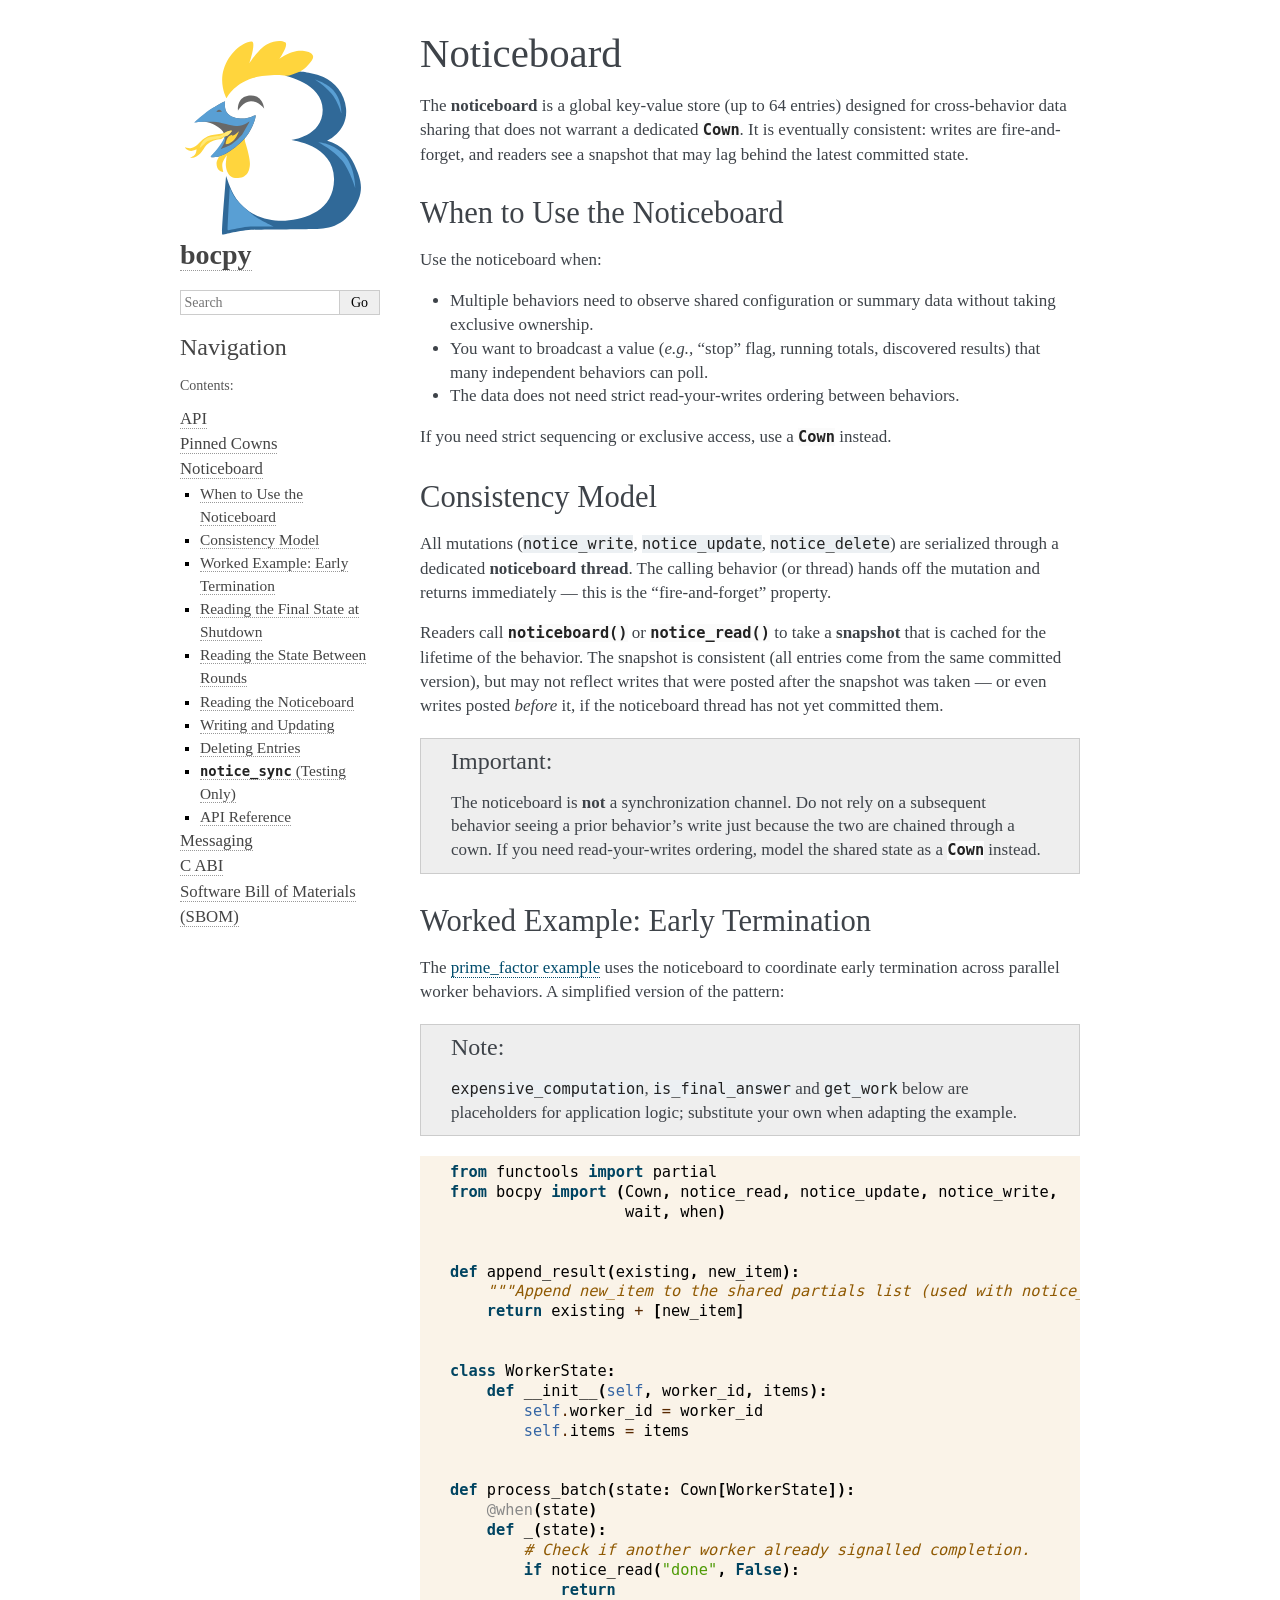
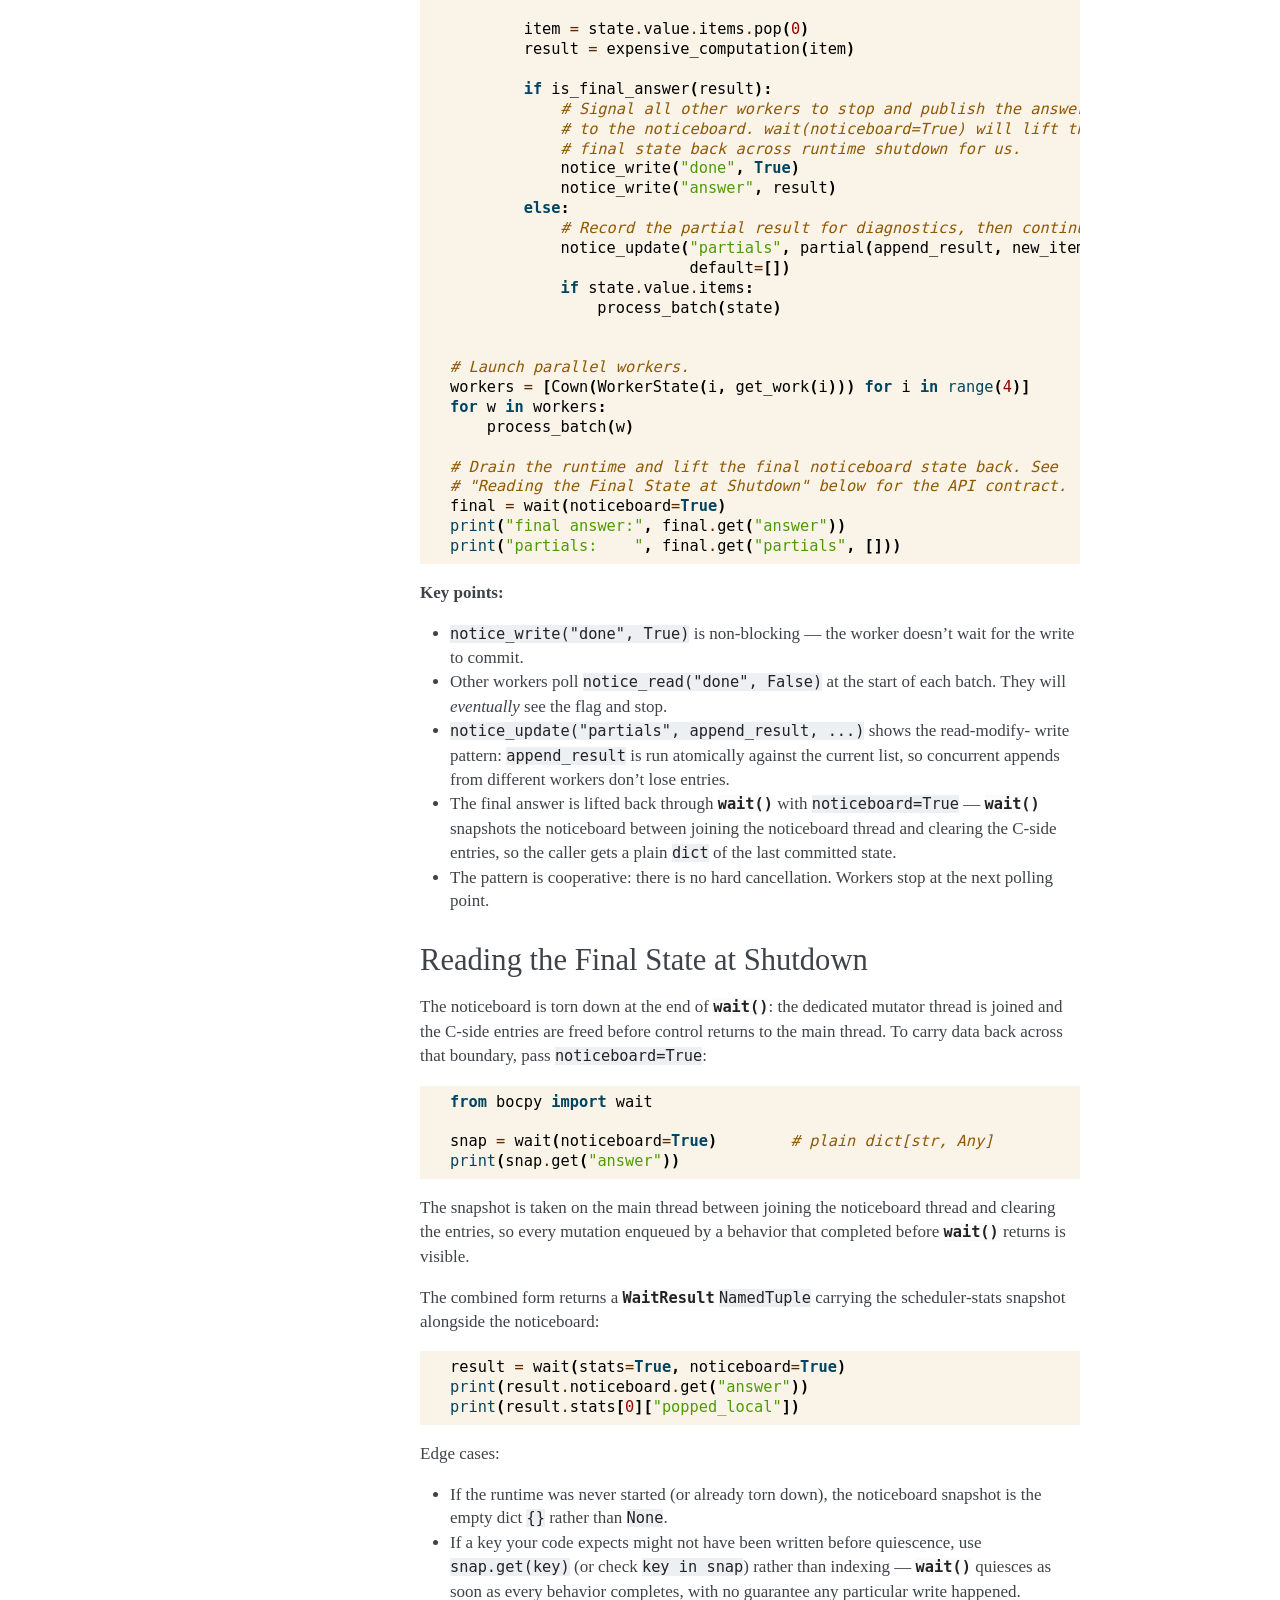
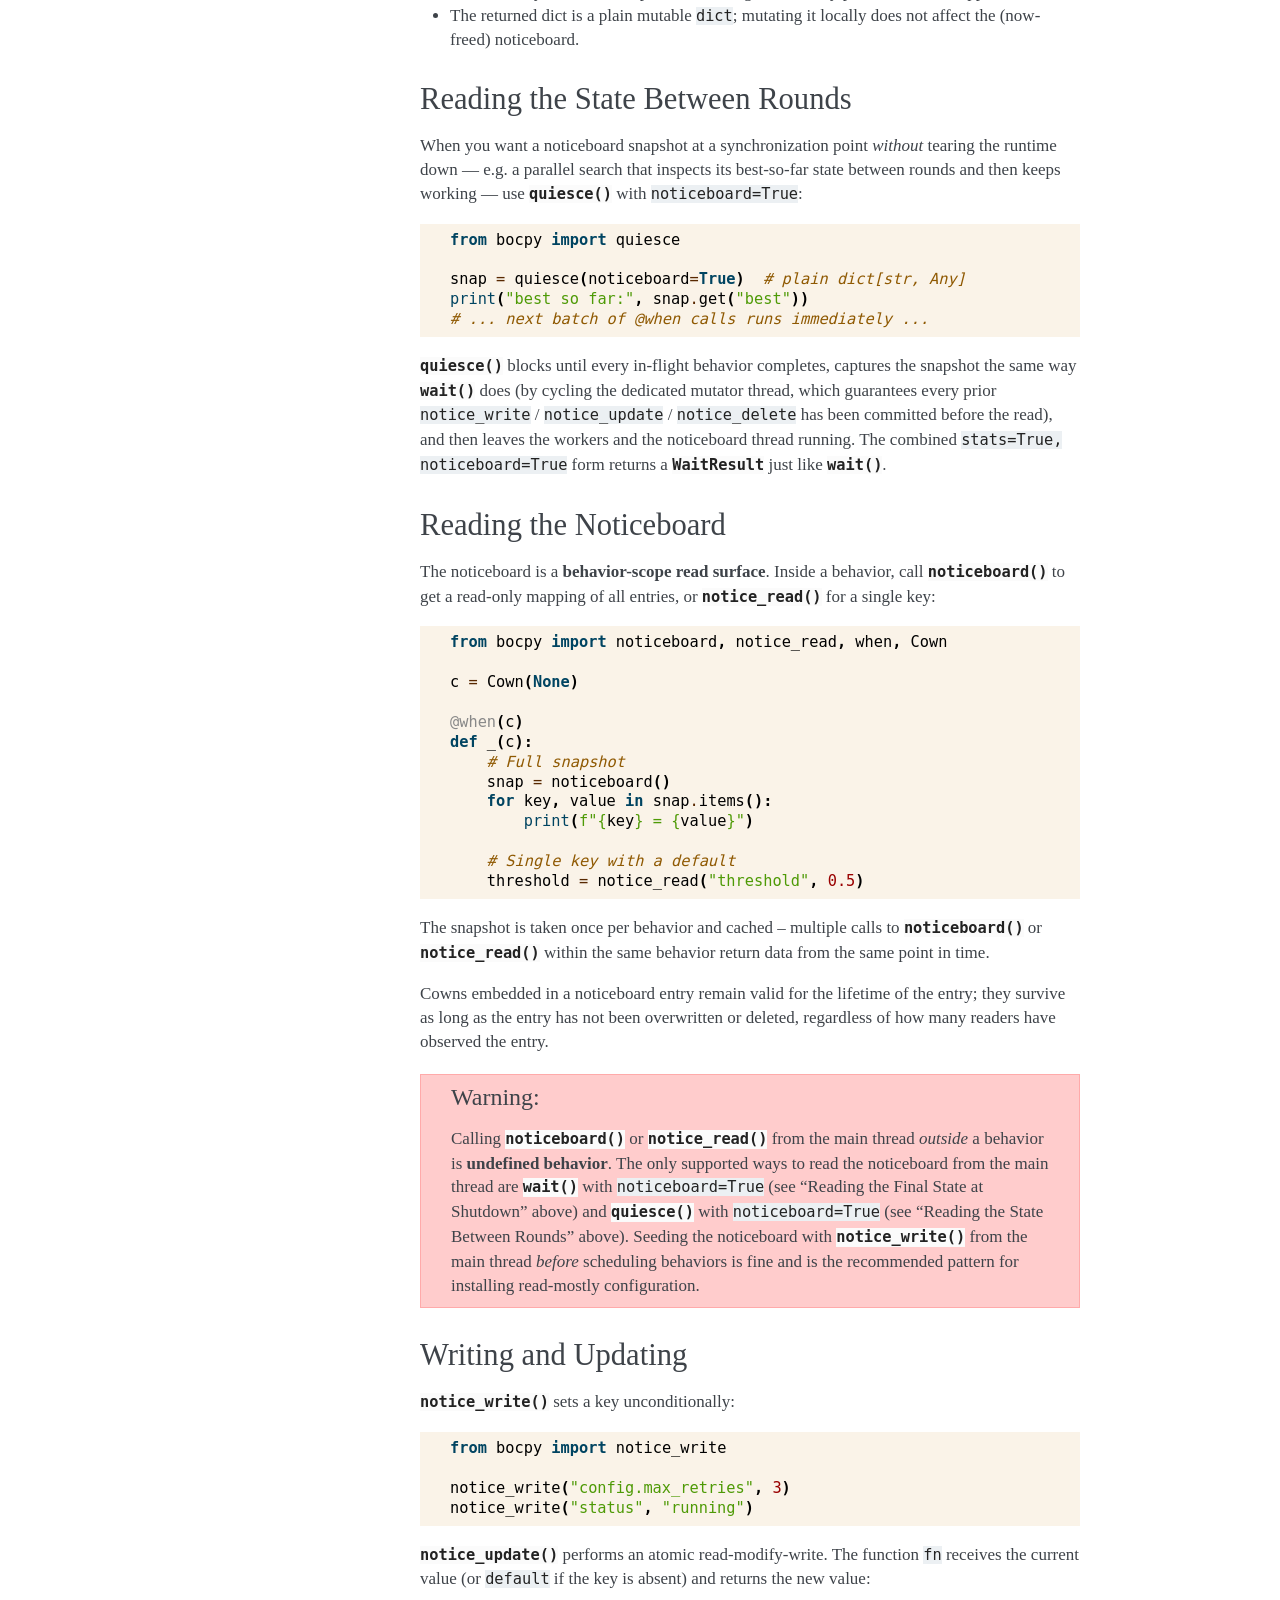
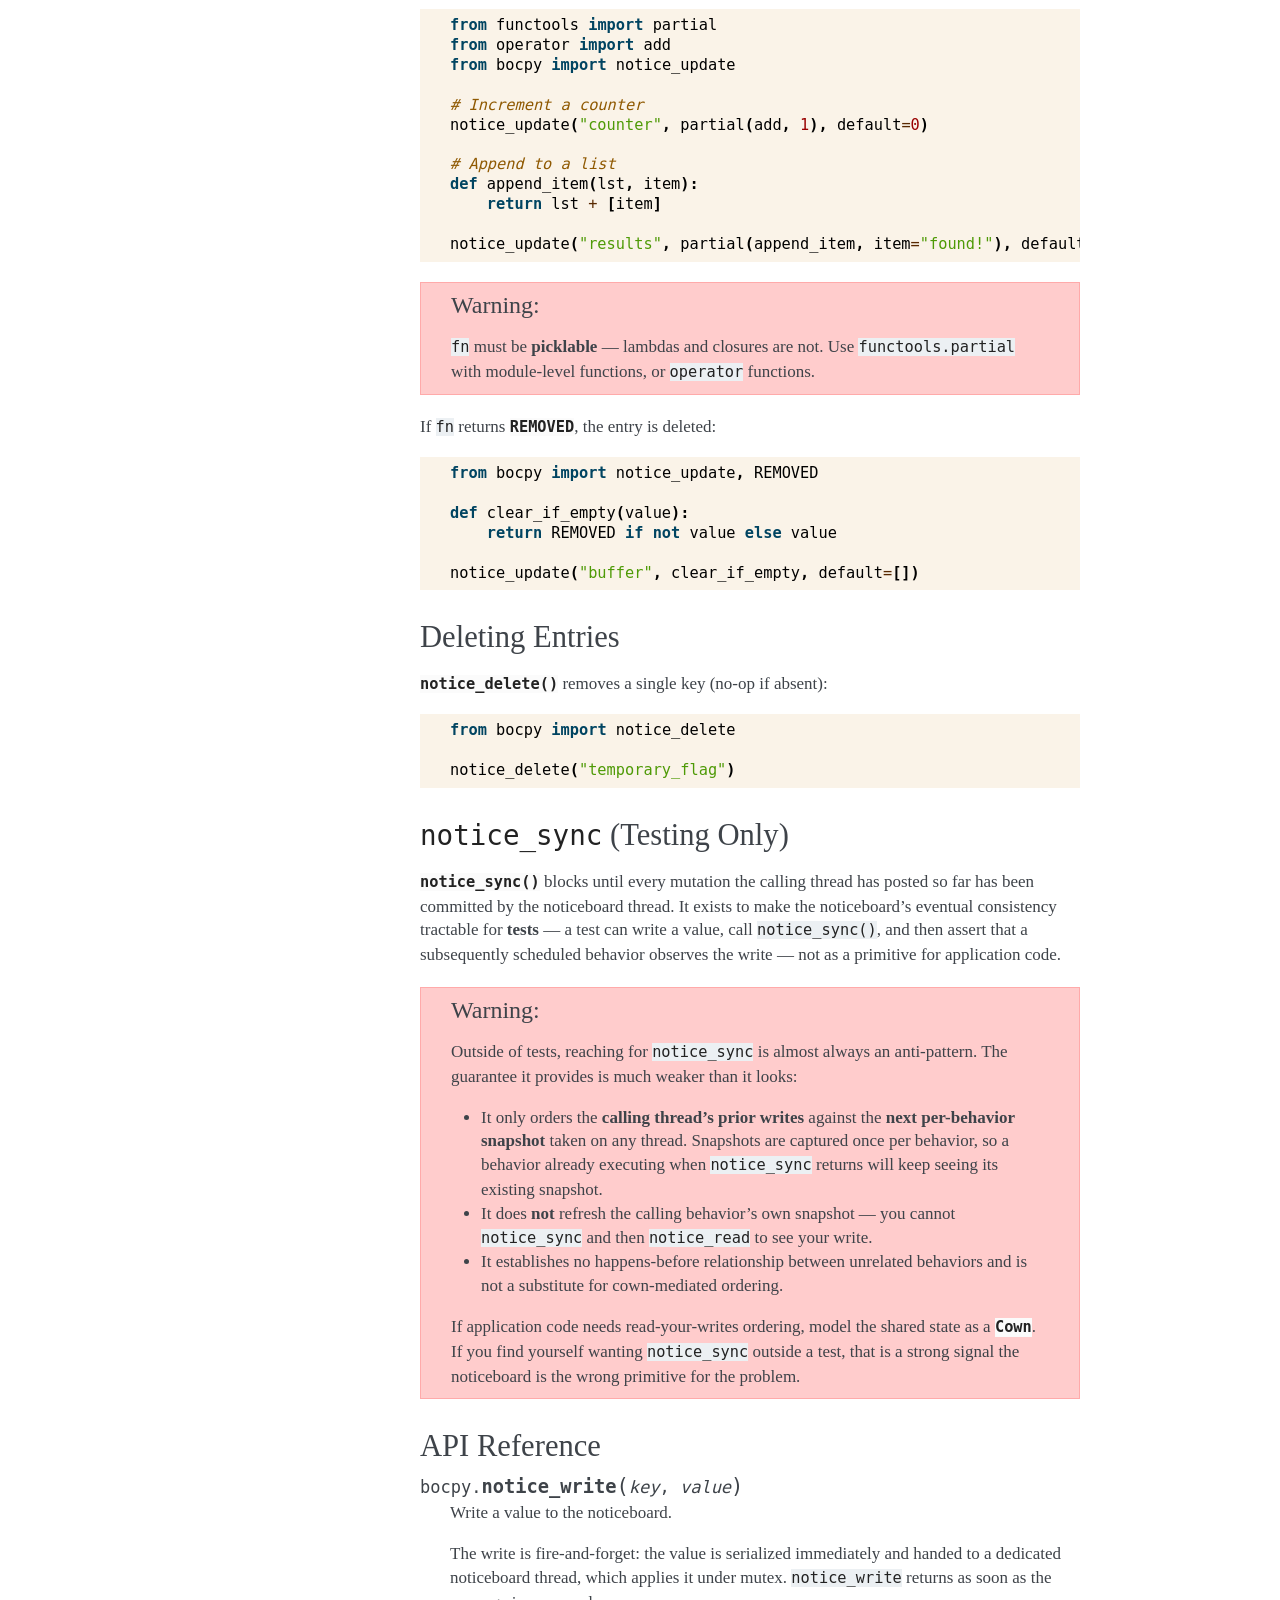
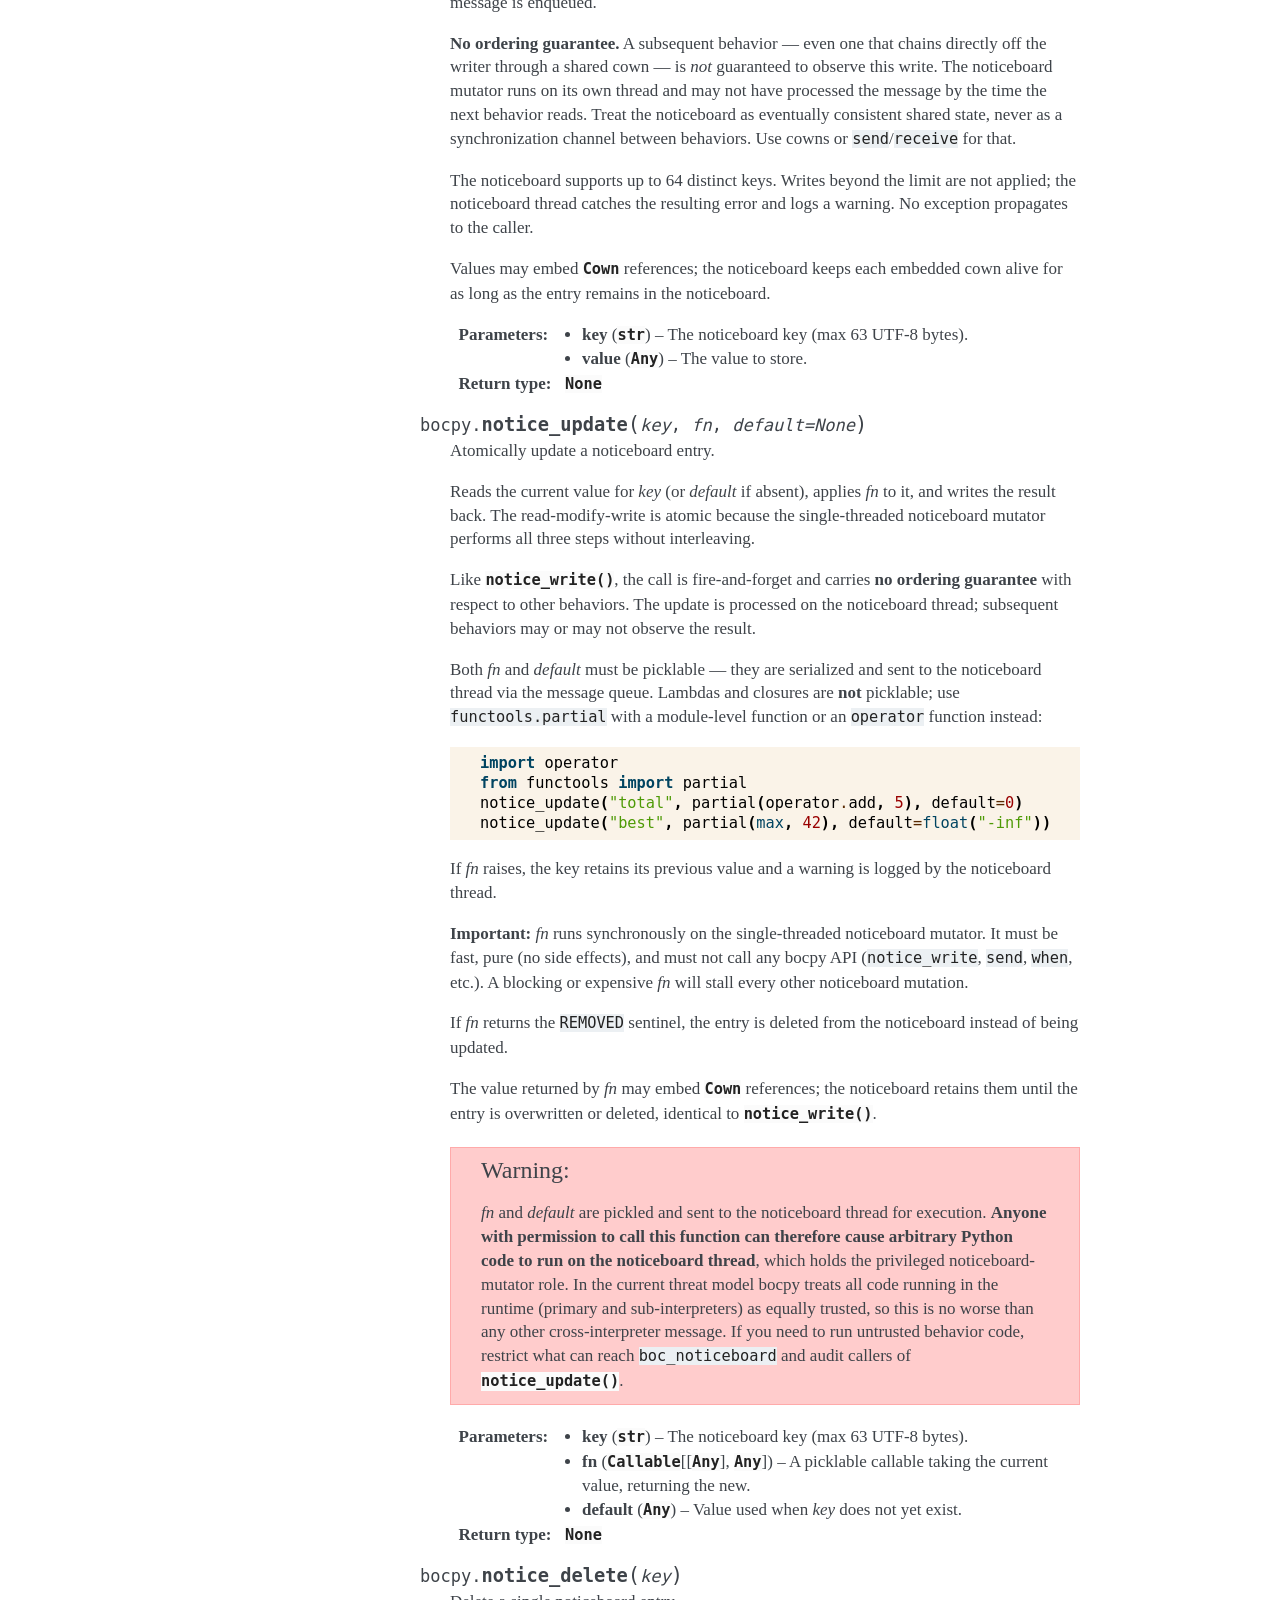
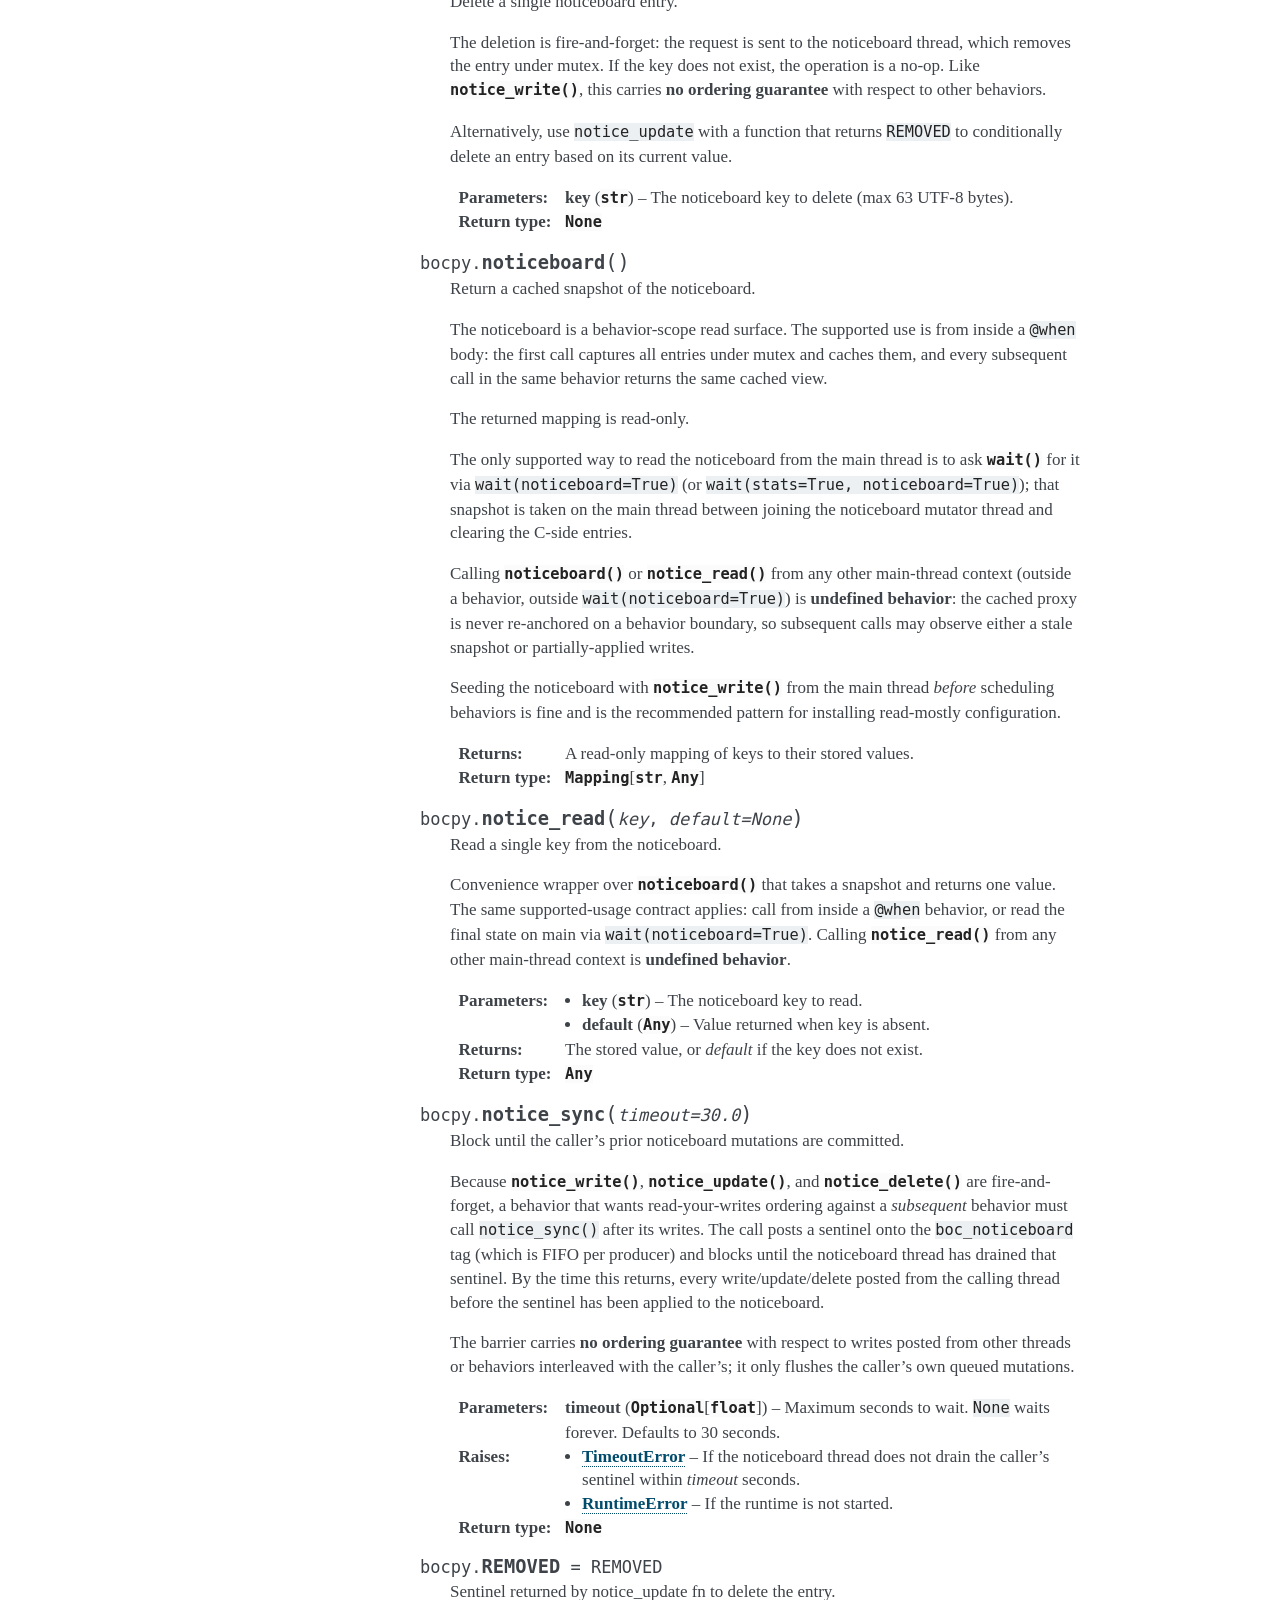
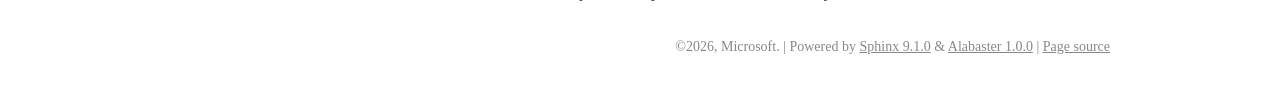
<file: docs/sphinx/noticeboard.html>
<!DOCTYPE html>

<html lang="en" data-content_root="./">
  <head>
    <meta charset="utf-8" />
    <meta name="viewport" content="width=device-width, initial-scale=1.0" /><meta name="viewport" content="width=device-width, initial-scale=1" />

    <title>Noticeboard &#8212; bocpy 0.9.0 documentation</title>
    <link rel="stylesheet" type="text/css" href="_static/pygments.css?v=5ecbeea2" />
    <link rel="stylesheet" type="text/css" href="_static/basic.css?v=b08954a9" />
    <link rel="stylesheet" type="text/css" href="_static/alabaster.css?v=27fed22d" />
    <script src="_static/documentation_options.js?v=39bb1c6d"></script>
    <script src="_static/doctools.js?v=fd6eb6e6"></script>
    <script src="_static/sphinx_highlight.js?v=6ffebe34"></script>
    <link rel="icon" href="_static/favicon.ico"/>
    <link rel="index" title="Index" href="genindex.html" />
    <link rel="search" title="Search" href="search.html" />
    <link rel="next" title="Messaging" href="messaging.html" />
    <link rel="prev" title="Pinned Cowns" href="pinned_cowns.html" />
   
  <link rel="stylesheet" href="_static/custom.css" type="text/css" />
  

  
  

  </head><body>
  

    <div class="document">
      <div class="documentwrapper">
        <div class="bodywrapper">
          

          <div class="body" role="main">
            
  <section id="noticeboard">
<span id="id1"></span><h1>Noticeboard<a class="headerlink" href="#noticeboard" title="Link to this heading">¶</a></h1>
<p>The <strong>noticeboard</strong> is a global key-value store (up to 64 entries) designed for
cross-behavior data sharing that does not warrant a dedicated <a class="reference internal" href="api.html#bocpy.Cown" title="bocpy.Cown"><code class="xref py py-class docutils literal notranslate"><span class="pre">Cown</span></code></a>.
It is eventually consistent: writes are fire-and-forget, and readers see a
snapshot that may lag behind the latest committed state.</p>
<section id="when-to-use-the-noticeboard">
<h2>When to Use the Noticeboard<a class="headerlink" href="#when-to-use-the-noticeboard" title="Link to this heading">¶</a></h2>
<p>Use the noticeboard when:</p>
<ul class="simple">
<li><p>Multiple behaviors need to observe shared configuration or summary data
without taking exclusive ownership.</p></li>
<li><p>You want to broadcast a value (<em>e.g.,</em> “stop” flag, running totals, discovered
results) that many independent behaviors can poll.</p></li>
<li><p>The data does not need strict read-your-writes ordering between behaviors.</p></li>
</ul>
<p>If you need strict sequencing or exclusive access, use a <a class="reference internal" href="api.html#bocpy.Cown" title="bocpy.Cown"><code class="xref py py-class docutils literal notranslate"><span class="pre">Cown</span></code></a> instead.</p>
</section>
<section id="consistency-model">
<h2>Consistency Model<a class="headerlink" href="#consistency-model" title="Link to this heading">¶</a></h2>
<p>All mutations (<code class="docutils literal notranslate"><span class="pre">notice_write</span></code>, <code class="docutils literal notranslate"><span class="pre">notice_update</span></code>, <code class="docutils literal notranslate"><span class="pre">notice_delete</span></code>) are
serialized through a dedicated <strong>noticeboard thread</strong>. The calling behavior (or
thread) hands off the mutation and returns immediately — this is the
“fire-and-forget” property.</p>
<p>Readers call <a class="reference internal" href="api.html#bocpy.noticeboard" title="bocpy.noticeboard"><code class="xref py py-func docutils literal notranslate"><span class="pre">noticeboard()</span></code></a> or <a class="reference internal" href="api.html#bocpy.notice_read" title="bocpy.notice_read"><code class="xref py py-func docutils literal notranslate"><span class="pre">notice_read()</span></code></a> to take a <strong>snapshot</strong>
that is cached for the lifetime of the behavior. The snapshot is consistent
(all entries come from the same committed version), but may not reflect writes
that were posted after the snapshot was taken — or even writes posted <em>before</em>
it, if the noticeboard thread has not yet committed them.</p>
<div class="admonition important">
<p class="admonition-title">Important</p>
<p>The noticeboard is <strong>not</strong> a synchronization channel. Do not rely on a
subsequent behavior seeing a prior behavior’s write just because the two
are chained through a cown. If you need read-your-writes ordering, model
the shared state as a <a class="reference internal" href="api.html#bocpy.Cown" title="bocpy.Cown"><code class="xref py py-class docutils literal notranslate"><span class="pre">Cown</span></code></a> instead.</p>
</div>
</section>
<section id="worked-example-early-termination">
<h2>Worked Example: Early Termination<a class="headerlink" href="#worked-example-early-termination" title="Link to this heading">¶</a></h2>
<p>The
<a class="reference external" href="https://github.com/microsoft/bocpy/tree/main/examples/prime_factor.py">prime_factor example</a>
uses the noticeboard to coordinate early termination across parallel worker
behaviors. A simplified version of the pattern:</p>
<div class="admonition note">
<p class="admonition-title">Note</p>
<p><code class="docutils literal notranslate"><span class="pre">expensive_computation</span></code>, <code class="docutils literal notranslate"><span class="pre">is_final_answer</span></code> and <code class="docutils literal notranslate"><span class="pre">get_work</span></code> below are
placeholders for application logic; substitute your own when adapting
the example.</p>
</div>
<div class="highlight-python notranslate"><div class="highlight"><pre><span></span><span class="kn">from</span><span class="w"> </span><span class="nn">functools</span><span class="w"> </span><span class="kn">import</span> <span class="n">partial</span>
<span class="kn">from</span><span class="w"> </span><span class="nn">bocpy</span><span class="w"> </span><span class="kn">import</span> <span class="p">(</span><span class="n">Cown</span><span class="p">,</span> <span class="n">notice_read</span><span class="p">,</span> <span class="n">notice_update</span><span class="p">,</span> <span class="n">notice_write</span><span class="p">,</span>
                   <span class="n">wait</span><span class="p">,</span> <span class="n">when</span><span class="p">)</span>


<span class="k">def</span><span class="w"> </span><span class="nf">append_result</span><span class="p">(</span><span class="n">existing</span><span class="p">,</span> <span class="n">new_item</span><span class="p">):</span>
<span class="w">    </span><span class="sd">&quot;&quot;&quot;Append new_item to the shared partials list (used with notice_update).&quot;&quot;&quot;</span>
    <span class="k">return</span> <span class="n">existing</span> <span class="o">+</span> <span class="p">[</span><span class="n">new_item</span><span class="p">]</span>


<span class="k">class</span><span class="w"> </span><span class="nc">WorkerState</span><span class="p">:</span>
    <span class="k">def</span><span class="w"> </span><span class="fm">__init__</span><span class="p">(</span><span class="bp">self</span><span class="p">,</span> <span class="n">worker_id</span><span class="p">,</span> <span class="n">items</span><span class="p">):</span>
        <span class="bp">self</span><span class="o">.</span><span class="n">worker_id</span> <span class="o">=</span> <span class="n">worker_id</span>
        <span class="bp">self</span><span class="o">.</span><span class="n">items</span> <span class="o">=</span> <span class="n">items</span>


<span class="k">def</span><span class="w"> </span><span class="nf">process_batch</span><span class="p">(</span><span class="n">state</span><span class="p">:</span> <span class="n">Cown</span><span class="p">[</span><span class="n">WorkerState</span><span class="p">]):</span>
    <span class="nd">@when</span><span class="p">(</span><span class="n">state</span><span class="p">)</span>
    <span class="k">def</span><span class="w"> </span><span class="nf">_</span><span class="p">(</span><span class="n">state</span><span class="p">):</span>
        <span class="c1"># Check if another worker already signalled completion.</span>
        <span class="k">if</span> <span class="n">notice_read</span><span class="p">(</span><span class="s2">&quot;done&quot;</span><span class="p">,</span> <span class="kc">False</span><span class="p">):</span>
            <span class="k">return</span>

        <span class="n">item</span> <span class="o">=</span> <span class="n">state</span><span class="o">.</span><span class="n">value</span><span class="o">.</span><span class="n">items</span><span class="o">.</span><span class="n">pop</span><span class="p">(</span><span class="mi">0</span><span class="p">)</span>
        <span class="n">result</span> <span class="o">=</span> <span class="n">expensive_computation</span><span class="p">(</span><span class="n">item</span><span class="p">)</span>

        <span class="k">if</span> <span class="n">is_final_answer</span><span class="p">(</span><span class="n">result</span><span class="p">):</span>
            <span class="c1"># Signal all other workers to stop and publish the answer</span>
            <span class="c1"># to the noticeboard. wait(noticeboard=True) will lift the</span>
            <span class="c1"># final state back across runtime shutdown for us.</span>
            <span class="n">notice_write</span><span class="p">(</span><span class="s2">&quot;done&quot;</span><span class="p">,</span> <span class="kc">True</span><span class="p">)</span>
            <span class="n">notice_write</span><span class="p">(</span><span class="s2">&quot;answer&quot;</span><span class="p">,</span> <span class="n">result</span><span class="p">)</span>
        <span class="k">else</span><span class="p">:</span>
            <span class="c1"># Record the partial result for diagnostics, then continue.</span>
            <span class="n">notice_update</span><span class="p">(</span><span class="s2">&quot;partials&quot;</span><span class="p">,</span> <span class="n">partial</span><span class="p">(</span><span class="n">append_result</span><span class="p">,</span> <span class="n">new_item</span><span class="o">=</span><span class="n">result</span><span class="p">),</span>
                          <span class="n">default</span><span class="o">=</span><span class="p">[])</span>
            <span class="k">if</span> <span class="n">state</span><span class="o">.</span><span class="n">value</span><span class="o">.</span><span class="n">items</span><span class="p">:</span>
                <span class="n">process_batch</span><span class="p">(</span><span class="n">state</span><span class="p">)</span>


<span class="c1"># Launch parallel workers.</span>
<span class="n">workers</span> <span class="o">=</span> <span class="p">[</span><span class="n">Cown</span><span class="p">(</span><span class="n">WorkerState</span><span class="p">(</span><span class="n">i</span><span class="p">,</span> <span class="n">get_work</span><span class="p">(</span><span class="n">i</span><span class="p">)))</span> <span class="k">for</span> <span class="n">i</span> <span class="ow">in</span> <span class="nb">range</span><span class="p">(</span><span class="mi">4</span><span class="p">)]</span>
<span class="k">for</span> <span class="n">w</span> <span class="ow">in</span> <span class="n">workers</span><span class="p">:</span>
    <span class="n">process_batch</span><span class="p">(</span><span class="n">w</span><span class="p">)</span>

<span class="c1"># Drain the runtime and lift the final noticeboard state back. See</span>
<span class="c1"># &quot;Reading the Final State at Shutdown&quot; below for the API contract.</span>
<span class="n">final</span> <span class="o">=</span> <span class="n">wait</span><span class="p">(</span><span class="n">noticeboard</span><span class="o">=</span><span class="kc">True</span><span class="p">)</span>
<span class="nb">print</span><span class="p">(</span><span class="s2">&quot;final answer:&quot;</span><span class="p">,</span> <span class="n">final</span><span class="o">.</span><span class="n">get</span><span class="p">(</span><span class="s2">&quot;answer&quot;</span><span class="p">))</span>
<span class="nb">print</span><span class="p">(</span><span class="s2">&quot;partials:    &quot;</span><span class="p">,</span> <span class="n">final</span><span class="o">.</span><span class="n">get</span><span class="p">(</span><span class="s2">&quot;partials&quot;</span><span class="p">,</span> <span class="p">[]))</span>
</pre></div>
</div>
<p><strong>Key points:</strong></p>
<ul class="simple">
<li><p><code class="docutils literal notranslate"><span class="pre">notice_write(&quot;done&quot;,</span> <span class="pre">True)</span></code> is non-blocking — the worker doesn’t wait
for the write to commit.</p></li>
<li><p>Other workers poll <code class="docutils literal notranslate"><span class="pre">notice_read(&quot;done&quot;,</span> <span class="pre">False)</span></code> at the start of each
batch. They will <em>eventually</em> see the flag and stop.</p></li>
<li><p><code class="docutils literal notranslate"><span class="pre">notice_update(&quot;partials&quot;,</span> <span class="pre">append_result,</span> <span class="pre">...)</span></code> shows the read-modify-
write pattern: <code class="docutils literal notranslate"><span class="pre">append_result</span></code> is run atomically against the current
list, so concurrent appends from different workers don’t lose entries.</p></li>
<li><p>The final answer is lifted back through <a class="reference internal" href="api.html#bocpy.wait" title="bocpy.wait"><code class="xref py py-func docutils literal notranslate"><span class="pre">wait()</span></code></a> with
<code class="docutils literal notranslate"><span class="pre">noticeboard=True</span></code> — <a class="reference internal" href="api.html#bocpy.wait" title="bocpy.wait"><code class="xref py py-func docutils literal notranslate"><span class="pre">wait()</span></code></a> snapshots the noticeboard between
joining the noticeboard thread and clearing the C-side entries, so the
caller gets a plain <code class="docutils literal notranslate"><span class="pre">dict</span></code> of the last committed state.</p></li>
<li><p>The pattern is cooperative: there is no hard cancellation. Workers stop
at the next polling point.</p></li>
</ul>
</section>
<section id="reading-the-final-state-at-shutdown">
<h2>Reading the Final State at Shutdown<a class="headerlink" href="#reading-the-final-state-at-shutdown" title="Link to this heading">¶</a></h2>
<p>The noticeboard is torn down at the end of <a class="reference internal" href="api.html#bocpy.wait" title="bocpy.wait"><code class="xref py py-func docutils literal notranslate"><span class="pre">wait()</span></code></a>: the dedicated
mutator thread is joined and the C-side entries are freed before control
returns to the main thread. To carry data back across that boundary, pass
<code class="docutils literal notranslate"><span class="pre">noticeboard=True</span></code>:</p>
<div class="highlight-default notranslate"><div class="highlight"><pre><span></span><span class="kn">from</span><span class="w"> </span><span class="nn">bocpy</span><span class="w"> </span><span class="kn">import</span> <span class="n">wait</span>

<span class="n">snap</span> <span class="o">=</span> <span class="n">wait</span><span class="p">(</span><span class="n">noticeboard</span><span class="o">=</span><span class="kc">True</span><span class="p">)</span>        <span class="c1"># plain dict[str, Any]</span>
<span class="nb">print</span><span class="p">(</span><span class="n">snap</span><span class="o">.</span><span class="n">get</span><span class="p">(</span><span class="s2">&quot;answer&quot;</span><span class="p">))</span>
</pre></div>
</div>
<p>The snapshot is taken on the main thread between joining the noticeboard
thread and clearing the entries, so every mutation enqueued by a behavior
that completed before <a class="reference internal" href="api.html#bocpy.wait" title="bocpy.wait"><code class="xref py py-func docutils literal notranslate"><span class="pre">wait()</span></code></a> returns is visible.</p>
<p>The combined form returns a <a class="reference internal" href="api.html#bocpy.WaitResult" title="bocpy.WaitResult"><code class="xref py py-class docutils literal notranslate"><span class="pre">WaitResult</span></code></a> <code class="docutils literal notranslate"><span class="pre">NamedTuple</span></code> carrying
the scheduler-stats snapshot alongside the noticeboard:</p>
<div class="highlight-default notranslate"><div class="highlight"><pre><span></span><span class="n">result</span> <span class="o">=</span> <span class="n">wait</span><span class="p">(</span><span class="n">stats</span><span class="o">=</span><span class="kc">True</span><span class="p">,</span> <span class="n">noticeboard</span><span class="o">=</span><span class="kc">True</span><span class="p">)</span>
<span class="nb">print</span><span class="p">(</span><span class="n">result</span><span class="o">.</span><span class="n">noticeboard</span><span class="o">.</span><span class="n">get</span><span class="p">(</span><span class="s2">&quot;answer&quot;</span><span class="p">))</span>
<span class="nb">print</span><span class="p">(</span><span class="n">result</span><span class="o">.</span><span class="n">stats</span><span class="p">[</span><span class="mi">0</span><span class="p">][</span><span class="s2">&quot;popped_local&quot;</span><span class="p">])</span>
</pre></div>
</div>
<p>Edge cases:</p>
<ul class="simple">
<li><p>If the runtime was never started (or already torn down), the
noticeboard snapshot is the empty dict <code class="docutils literal notranslate"><span class="pre">{}</span></code> rather than <code class="docutils literal notranslate"><span class="pre">None</span></code>.</p></li>
<li><p>If a key your code expects might not have been written before
quiescence, use <code class="docutils literal notranslate"><span class="pre">snap.get(key)</span></code> (or check <code class="docutils literal notranslate"><span class="pre">key</span> <span class="pre">in</span> <span class="pre">snap</span></code>) rather
than indexing — <a class="reference internal" href="api.html#bocpy.wait" title="bocpy.wait"><code class="xref py py-func docutils literal notranslate"><span class="pre">wait()</span></code></a> quiesces as soon as every behavior
completes, with no guarantee any particular write happened.</p></li>
<li><p>The returned dict is a plain mutable <code class="docutils literal notranslate"><span class="pre">dict</span></code>; mutating it locally
does not affect the (now-freed) noticeboard.</p></li>
</ul>
</section>
<section id="reading-the-state-between-rounds">
<h2>Reading the State Between Rounds<a class="headerlink" href="#reading-the-state-between-rounds" title="Link to this heading">¶</a></h2>
<p>When you want a noticeboard snapshot at a synchronization point
<em>without</em> tearing the runtime down — e.g. a parallel search that
inspects its best-so-far state between rounds and then keeps
working — use <a class="reference internal" href="api.html#bocpy.quiesce" title="bocpy.quiesce"><code class="xref py py-func docutils literal notranslate"><span class="pre">quiesce()</span></code></a> with <code class="docutils literal notranslate"><span class="pre">noticeboard=True</span></code>:</p>
<div class="highlight-default notranslate"><div class="highlight"><pre><span></span><span class="kn">from</span><span class="w"> </span><span class="nn">bocpy</span><span class="w"> </span><span class="kn">import</span> <span class="n">quiesce</span>

<span class="n">snap</span> <span class="o">=</span> <span class="n">quiesce</span><span class="p">(</span><span class="n">noticeboard</span><span class="o">=</span><span class="kc">True</span><span class="p">)</span>  <span class="c1"># plain dict[str, Any]</span>
<span class="nb">print</span><span class="p">(</span><span class="s2">&quot;best so far:&quot;</span><span class="p">,</span> <span class="n">snap</span><span class="o">.</span><span class="n">get</span><span class="p">(</span><span class="s2">&quot;best&quot;</span><span class="p">))</span>
<span class="c1"># ... next batch of @when calls runs immediately ...</span>
</pre></div>
</div>
<p><a class="reference internal" href="api.html#bocpy.quiesce" title="bocpy.quiesce"><code class="xref py py-func docutils literal notranslate"><span class="pre">quiesce()</span></code></a> blocks until every in-flight behavior completes,
captures the snapshot the same way <a class="reference internal" href="api.html#bocpy.wait" title="bocpy.wait"><code class="xref py py-func docutils literal notranslate"><span class="pre">wait()</span></code></a> does (by cycling
the dedicated mutator thread, which guarantees every prior
<code class="docutils literal notranslate"><span class="pre">notice_write</span></code> / <code class="docutils literal notranslate"><span class="pre">notice_update</span></code> / <code class="docutils literal notranslate"><span class="pre">notice_delete</span></code> has been
committed before the read), and then leaves the workers and the
noticeboard thread running. The combined <code class="docutils literal notranslate"><span class="pre">stats=True,</span>
<span class="pre">noticeboard=True</span></code> form returns a <a class="reference internal" href="api.html#bocpy.WaitResult" title="bocpy.WaitResult"><code class="xref py py-class docutils literal notranslate"><span class="pre">WaitResult</span></code></a> just like
<a class="reference internal" href="api.html#bocpy.wait" title="bocpy.wait"><code class="xref py py-func docutils literal notranslate"><span class="pre">wait()</span></code></a>.</p>
</section>
<section id="reading-the-noticeboard">
<h2>Reading the Noticeboard<a class="headerlink" href="#reading-the-noticeboard" title="Link to this heading">¶</a></h2>
<p>The noticeboard is a <strong>behavior-scope read surface</strong>. Inside a behavior,
call <a class="reference internal" href="api.html#bocpy.noticeboard" title="bocpy.noticeboard"><code class="xref py py-func docutils literal notranslate"><span class="pre">noticeboard()</span></code></a> to get a read-only mapping of all entries, or
<a class="reference internal" href="api.html#bocpy.notice_read" title="bocpy.notice_read"><code class="xref py py-func docutils literal notranslate"><span class="pre">notice_read()</span></code></a> for a single key:</p>
<div class="highlight-default notranslate"><div class="highlight"><pre><span></span><span class="kn">from</span><span class="w"> </span><span class="nn">bocpy</span><span class="w"> </span><span class="kn">import</span> <span class="n">noticeboard</span><span class="p">,</span> <span class="n">notice_read</span><span class="p">,</span> <span class="n">when</span><span class="p">,</span> <span class="n">Cown</span>

<span class="n">c</span> <span class="o">=</span> <span class="n">Cown</span><span class="p">(</span><span class="kc">None</span><span class="p">)</span>

<span class="nd">@when</span><span class="p">(</span><span class="n">c</span><span class="p">)</span>
<span class="k">def</span><span class="w"> </span><span class="nf">_</span><span class="p">(</span><span class="n">c</span><span class="p">):</span>
    <span class="c1"># Full snapshot</span>
    <span class="n">snap</span> <span class="o">=</span> <span class="n">noticeboard</span><span class="p">()</span>
    <span class="k">for</span> <span class="n">key</span><span class="p">,</span> <span class="n">value</span> <span class="ow">in</span> <span class="n">snap</span><span class="o">.</span><span class="n">items</span><span class="p">():</span>
        <span class="nb">print</span><span class="p">(</span><span class="sa">f</span><span class="s2">&quot;</span><span class="si">{</span><span class="n">key</span><span class="si">}</span><span class="s2"> = </span><span class="si">{</span><span class="n">value</span><span class="si">}</span><span class="s2">&quot;</span><span class="p">)</span>

    <span class="c1"># Single key with a default</span>
    <span class="n">threshold</span> <span class="o">=</span> <span class="n">notice_read</span><span class="p">(</span><span class="s2">&quot;threshold&quot;</span><span class="p">,</span> <span class="mf">0.5</span><span class="p">)</span>
</pre></div>
</div>
<p>The snapshot is taken once per behavior and cached – multiple calls to
<a class="reference internal" href="api.html#bocpy.noticeboard" title="bocpy.noticeboard"><code class="xref py py-func docutils literal notranslate"><span class="pre">noticeboard()</span></code></a> or <a class="reference internal" href="api.html#bocpy.notice_read" title="bocpy.notice_read"><code class="xref py py-func docutils literal notranslate"><span class="pre">notice_read()</span></code></a> within the same behavior return
data from the same point in time.</p>
<p>Cowns embedded in a noticeboard entry remain valid for the lifetime of
the entry; they survive as long as the entry has not been overwritten or
deleted, regardless of how many readers have observed the entry.</p>
<div class="admonition warning">
<p class="admonition-title">Warning</p>
<p>Calling <a class="reference internal" href="api.html#bocpy.noticeboard" title="bocpy.noticeboard"><code class="xref py py-func docutils literal notranslate"><span class="pre">noticeboard()</span></code></a> or <a class="reference internal" href="api.html#bocpy.notice_read" title="bocpy.notice_read"><code class="xref py py-func docutils literal notranslate"><span class="pre">notice_read()</span></code></a> from the main
thread <em>outside</em> a behavior is <strong>undefined behavior</strong>. The only
supported ways to read the noticeboard from the main thread are
<a class="reference internal" href="api.html#bocpy.wait" title="bocpy.wait"><code class="xref py py-func docutils literal notranslate"><span class="pre">wait()</span></code></a> with <code class="docutils literal notranslate"><span class="pre">noticeboard=True</span></code> (see “Reading the Final
State at Shutdown” above) and <a class="reference internal" href="api.html#bocpy.quiesce" title="bocpy.quiesce"><code class="xref py py-func docutils literal notranslate"><span class="pre">quiesce()</span></code></a> with
<code class="docutils literal notranslate"><span class="pre">noticeboard=True</span></code> (see “Reading the State Between Rounds”
above). Seeding the noticeboard with <a class="reference internal" href="api.html#bocpy.notice_write" title="bocpy.notice_write"><code class="xref py py-func docutils literal notranslate"><span class="pre">notice_write()</span></code></a> from
the main thread <em>before</em> scheduling behaviors is fine and is
the recommended pattern for installing read-mostly configuration.</p>
</div>
</section>
<section id="writing-and-updating">
<h2>Writing and Updating<a class="headerlink" href="#writing-and-updating" title="Link to this heading">¶</a></h2>
<p><a class="reference internal" href="api.html#bocpy.notice_write" title="bocpy.notice_write"><code class="xref py py-func docutils literal notranslate"><span class="pre">notice_write()</span></code></a> sets a key unconditionally:</p>
<div class="highlight-default notranslate"><div class="highlight"><pre><span></span><span class="kn">from</span><span class="w"> </span><span class="nn">bocpy</span><span class="w"> </span><span class="kn">import</span> <span class="n">notice_write</span>

<span class="n">notice_write</span><span class="p">(</span><span class="s2">&quot;config.max_retries&quot;</span><span class="p">,</span> <span class="mi">3</span><span class="p">)</span>
<span class="n">notice_write</span><span class="p">(</span><span class="s2">&quot;status&quot;</span><span class="p">,</span> <span class="s2">&quot;running&quot;</span><span class="p">)</span>
</pre></div>
</div>
<p><a class="reference internal" href="api.html#bocpy.notice_update" title="bocpy.notice_update"><code class="xref py py-func docutils literal notranslate"><span class="pre">notice_update()</span></code></a> performs an atomic read-modify-write. The function
<code class="docutils literal notranslate"><span class="pre">fn</span></code> receives the current value (or <code class="docutils literal notranslate"><span class="pre">default</span></code> if the key is absent) and
returns the new value:</p>
<div class="highlight-default notranslate"><div class="highlight"><pre><span></span><span class="kn">from</span><span class="w"> </span><span class="nn">functools</span><span class="w"> </span><span class="kn">import</span> <span class="n">partial</span>
<span class="kn">from</span><span class="w"> </span><span class="nn">operator</span><span class="w"> </span><span class="kn">import</span> <span class="n">add</span>
<span class="kn">from</span><span class="w"> </span><span class="nn">bocpy</span><span class="w"> </span><span class="kn">import</span> <span class="n">notice_update</span>

<span class="c1"># Increment a counter</span>
<span class="n">notice_update</span><span class="p">(</span><span class="s2">&quot;counter&quot;</span><span class="p">,</span> <span class="n">partial</span><span class="p">(</span><span class="n">add</span><span class="p">,</span> <span class="mi">1</span><span class="p">),</span> <span class="n">default</span><span class="o">=</span><span class="mi">0</span><span class="p">)</span>

<span class="c1"># Append to a list</span>
<span class="k">def</span><span class="w"> </span><span class="nf">append_item</span><span class="p">(</span><span class="n">lst</span><span class="p">,</span> <span class="n">item</span><span class="p">):</span>
    <span class="k">return</span> <span class="n">lst</span> <span class="o">+</span> <span class="p">[</span><span class="n">item</span><span class="p">]</span>

<span class="n">notice_update</span><span class="p">(</span><span class="s2">&quot;results&quot;</span><span class="p">,</span> <span class="n">partial</span><span class="p">(</span><span class="n">append_item</span><span class="p">,</span> <span class="n">item</span><span class="o">=</span><span class="s2">&quot;found!&quot;</span><span class="p">),</span> <span class="n">default</span><span class="o">=</span><span class="p">[])</span>
</pre></div>
</div>
<div class="admonition warning">
<p class="admonition-title">Warning</p>
<p><code class="docutils literal notranslate"><span class="pre">fn</span></code> must be <strong>picklable</strong> — lambdas and closures are not.
Use <code class="docutils literal notranslate"><span class="pre">functools.partial</span></code> with module-level functions, or <code class="docutils literal notranslate"><span class="pre">operator</span></code>
functions.</p>
</div>
<p>If <code class="docutils literal notranslate"><span class="pre">fn</span></code> returns <a class="reference internal" href="api.html#bocpy.REMOVED" title="bocpy.REMOVED"><code class="xref py py-data docutils literal notranslate"><span class="pre">REMOVED</span></code></a>, the entry is deleted:</p>
<div class="highlight-default notranslate"><div class="highlight"><pre><span></span><span class="kn">from</span><span class="w"> </span><span class="nn">bocpy</span><span class="w"> </span><span class="kn">import</span> <span class="n">notice_update</span><span class="p">,</span> <span class="n">REMOVED</span>

<span class="k">def</span><span class="w"> </span><span class="nf">clear_if_empty</span><span class="p">(</span><span class="n">value</span><span class="p">):</span>
    <span class="k">return</span> <span class="n">REMOVED</span> <span class="k">if</span> <span class="ow">not</span> <span class="n">value</span> <span class="k">else</span> <span class="n">value</span>

<span class="n">notice_update</span><span class="p">(</span><span class="s2">&quot;buffer&quot;</span><span class="p">,</span> <span class="n">clear_if_empty</span><span class="p">,</span> <span class="n">default</span><span class="o">=</span><span class="p">[])</span>
</pre></div>
</div>
</section>
<section id="deleting-entries">
<h2>Deleting Entries<a class="headerlink" href="#deleting-entries" title="Link to this heading">¶</a></h2>
<p><a class="reference internal" href="api.html#bocpy.notice_delete" title="bocpy.notice_delete"><code class="xref py py-func docutils literal notranslate"><span class="pre">notice_delete()</span></code></a> removes a single key (no-op if absent):</p>
<div class="highlight-default notranslate"><div class="highlight"><pre><span></span><span class="kn">from</span><span class="w"> </span><span class="nn">bocpy</span><span class="w"> </span><span class="kn">import</span> <span class="n">notice_delete</span>

<span class="n">notice_delete</span><span class="p">(</span><span class="s2">&quot;temporary_flag&quot;</span><span class="p">)</span>
</pre></div>
</div>
</section>
<section id="notice-sync-testing-only">
<h2><code class="docutils literal notranslate"><span class="pre">notice_sync</span></code> (Testing Only)<a class="headerlink" href="#notice-sync-testing-only" title="Link to this heading">¶</a></h2>
<p><a class="reference internal" href="api.html#bocpy.notice_sync" title="bocpy.notice_sync"><code class="xref py py-func docutils literal notranslate"><span class="pre">notice_sync()</span></code></a> blocks until every mutation the calling thread has
posted so far has been committed by the noticeboard thread. It exists to
make the noticeboard’s eventual consistency tractable for <strong>tests</strong> — a
test can write a value, call <code class="docutils literal notranslate"><span class="pre">notice_sync()</span></code>, and then assert that a
subsequently scheduled behavior observes the write — not as a primitive
for application code.</p>
<div class="admonition warning">
<p class="admonition-title">Warning</p>
<p>Outside of tests, reaching for <code class="docutils literal notranslate"><span class="pre">notice_sync</span></code> is almost always an
anti-pattern. The guarantee it provides is much weaker than it looks:</p>
<ul class="simple">
<li><p>It only orders the <strong>calling thread’s prior writes</strong> against the
<strong>next per-behavior snapshot</strong> taken on any thread. Snapshots are
captured once per behavior, so a behavior already executing when
<code class="docutils literal notranslate"><span class="pre">notice_sync</span></code> returns will keep seeing its existing snapshot.</p></li>
<li><p>It does <strong>not</strong> refresh the calling behavior’s own snapshot — you
cannot <code class="docutils literal notranslate"><span class="pre">notice_sync</span></code> and then <code class="docutils literal notranslate"><span class="pre">notice_read</span></code> to see your write.</p></li>
<li><p>It establishes no happens-before relationship between unrelated
behaviors and is not a substitute for cown-mediated ordering.</p></li>
</ul>
<p>If application code needs read-your-writes ordering, model the shared
state as a <a class="reference internal" href="api.html#bocpy.Cown" title="bocpy.Cown"><code class="xref py py-class docutils literal notranslate"><span class="pre">Cown</span></code></a>. If you find yourself wanting
<code class="docutils literal notranslate"><span class="pre">notice_sync</span></code> outside a test, that is a strong signal the noticeboard
is the wrong primitive for the problem.</p>
</div>
</section>
<section id="api-reference">
<h2>API Reference<a class="headerlink" href="#api-reference" title="Link to this heading">¶</a></h2>
<dl class="py function">
<dt class="sig sig-object py">
<span class="sig-prename descclassname"><span class="pre">bocpy.</span></span><span class="sig-name descname"><span class="pre">notice_write</span></span><span class="sig-paren">(</span><em class="sig-param"><span class="n"><span class="pre">key</span></span></em>, <em class="sig-param"><span class="n"><span class="pre">value</span></span></em><span class="sig-paren">)</span></dt>
<dd><p>Write a value to the noticeboard.</p>
<p>The write is fire-and-forget: the value is serialized immediately and
handed to a dedicated noticeboard thread, which applies it under
mutex. <code class="docutils literal notranslate"><span class="pre">notice_write</span></code> returns as soon as the message is enqueued.</p>
<p><strong>No ordering guarantee.</strong> A subsequent behavior — even one that
chains directly off the writer through a shared cown — is <em>not</em>
guaranteed to observe this write. The noticeboard mutator runs on
its own thread and may not have processed the message by the time
the next behavior reads. Treat the noticeboard as eventually
consistent shared state, never as a synchronization channel between
behaviors. Use cowns or <code class="docutils literal notranslate"><span class="pre">send</span></code>/<code class="docutils literal notranslate"><span class="pre">receive</span></code> for that.</p>
<p>The noticeboard supports up to 64 distinct keys.  Writes beyond the
limit are not applied; the noticeboard thread catches the resulting
error and logs a warning.  No exception propagates to the caller.</p>
<p>Values may embed <a class="reference internal" href="api.html#bocpy.Cown" title="bocpy.Cown"><code class="xref py py-class docutils literal notranslate"><span class="pre">Cown</span></code></a> references; the noticeboard keeps
each embedded cown alive for as long as the entry remains in the
noticeboard.</p>
<dl class="field-list simple">
<dt class="field-odd">Parameters<span class="colon">:</span></dt>
<dd class="field-odd"><ul class="simple">
<li><p><strong>key</strong> (<span class="sphinx_autodoc_typehints-type"><a class="reference external" href="https://docs.python.org/3/library/stdtypes.html#str" title="(in Python v3.14)"><code class="xref py py-class docutils literal notranslate"><span class="pre">str</span></code></a></span>) – The noticeboard key (max 63 UTF-8 bytes).</p></li>
<li><p><strong>value</strong> (<span class="sphinx_autodoc_typehints-type"><a class="reference external" href="https://docs.python.org/3/library/typing.html#typing.Any" title="(in Python v3.14)"><code class="xref py py-data docutils literal notranslate"><span class="pre">Any</span></code></a></span>) – The value to store.</p></li>
</ul>
</dd>
<dt class="field-even">Return type<span class="colon">:</span></dt>
<dd class="field-even"><p><span class="sphinx_autodoc_typehints-type"><a class="reference external" href="https://docs.python.org/3/library/constants.html#None" title="(in Python v3.14)"><code class="xref py py-obj docutils literal notranslate"><span class="pre">None</span></code></a></span></p>
</dd>
</dl>
</dd></dl>

<dl class="py function">
<dt class="sig sig-object py">
<span class="sig-prename descclassname"><span class="pre">bocpy.</span></span><span class="sig-name descname"><span class="pre">notice_update</span></span><span class="sig-paren">(</span><em class="sig-param"><span class="n"><span class="pre">key</span></span></em>, <em class="sig-param"><span class="n"><span class="pre">fn</span></span></em>, <em class="sig-param"><span class="n"><span class="pre">default</span></span><span class="o"><span class="pre">=</span></span><span class="default_value"><span class="pre">None</span></span></em><span class="sig-paren">)</span></dt>
<dd><p>Atomically update a noticeboard entry.</p>
<p>Reads the current value for <em>key</em> (or <em>default</em> if absent), applies
<em>fn</em> to it, and writes the result back.  The read-modify-write is
atomic because the single-threaded noticeboard mutator performs all
three steps without interleaving.</p>
<p>Like <a class="reference internal" href="api.html#bocpy.notice_write" title="bocpy.notice_write"><code class="xref py py-func docutils literal notranslate"><span class="pre">notice_write()</span></code></a>, the call is fire-and-forget and carries
<strong>no ordering guarantee</strong> with respect to other behaviors. The
update is processed on the noticeboard thread; subsequent behaviors
may or may not observe the result.</p>
<p>Both <em>fn</em> and <em>default</em> must be picklable — they are serialized and
sent to the noticeboard thread via the message queue.  Lambdas and
closures are <strong>not</strong> picklable; use <code class="docutils literal notranslate"><span class="pre">functools.partial</span></code> with a
module-level function or an <code class="docutils literal notranslate"><span class="pre">operator</span></code> function instead:</p>
<div class="highlight-default notranslate"><div class="highlight"><pre><span></span><span class="kn">import</span><span class="w"> </span><span class="nn">operator</span>
<span class="kn">from</span><span class="w"> </span><span class="nn">functools</span><span class="w"> </span><span class="kn">import</span> <span class="n">partial</span>
<span class="n">notice_update</span><span class="p">(</span><span class="s2">&quot;total&quot;</span><span class="p">,</span> <span class="n">partial</span><span class="p">(</span><span class="n">operator</span><span class="o">.</span><span class="n">add</span><span class="p">,</span> <span class="mi">5</span><span class="p">),</span> <span class="n">default</span><span class="o">=</span><span class="mi">0</span><span class="p">)</span>
<span class="n">notice_update</span><span class="p">(</span><span class="s2">&quot;best&quot;</span><span class="p">,</span> <span class="n">partial</span><span class="p">(</span><span class="nb">max</span><span class="p">,</span> <span class="mi">42</span><span class="p">),</span> <span class="n">default</span><span class="o">=</span><span class="nb">float</span><span class="p">(</span><span class="s2">&quot;-inf&quot;</span><span class="p">))</span>
</pre></div>
</div>
<p>If <em>fn</em> raises, the key retains its previous value and a warning is
logged by the noticeboard thread.</p>
<p><strong>Important:</strong> <em>fn</em> runs synchronously on the single-threaded
noticeboard mutator.  It must be fast, pure (no side effects), and
must not call any bocpy API (<code class="docutils literal notranslate"><span class="pre">notice_write</span></code>, <code class="docutils literal notranslate"><span class="pre">send</span></code>, <code class="docutils literal notranslate"><span class="pre">when</span></code>,
etc.). A blocking or expensive <em>fn</em> will stall every other
noticeboard mutation.</p>
<p>If <em>fn</em> returns the <code class="docutils literal notranslate"><span class="pre">REMOVED</span></code> sentinel, the entry is deleted from
the noticeboard instead of being updated.</p>
<p>The value returned by <em>fn</em> may embed <a class="reference internal" href="api.html#bocpy.Cown" title="bocpy.Cown"><code class="xref py py-class docutils literal notranslate"><span class="pre">Cown</span></code></a> references; the
noticeboard retains them until the entry is overwritten or deleted,
identical to <a class="reference internal" href="api.html#bocpy.notice_write" title="bocpy.notice_write"><code class="xref py py-func docutils literal notranslate"><span class="pre">notice_write()</span></code></a>.</p>
<div class="admonition warning">
<p class="admonition-title">Warning</p>
<p><em>fn</em> and <em>default</em> are pickled and sent to the noticeboard thread
for execution. <strong>Anyone with permission to call this function can
therefore cause arbitrary Python code to run on the noticeboard
thread</strong>, which holds the privileged noticeboard-mutator role.
In the current threat model bocpy treats all code running in the
runtime (primary and sub-interpreters) as equally trusted, so
this is no worse than any other cross-interpreter message. If you
need to run untrusted behavior code, restrict what can reach
<code class="docutils literal notranslate"><span class="pre">boc_noticeboard</span></code> and audit callers of <a class="reference internal" href="api.html#bocpy.notice_update" title="bocpy.notice_update"><code class="xref py py-func docutils literal notranslate"><span class="pre">notice_update()</span></code></a>.</p>
</div>
<dl class="field-list simple">
<dt class="field-odd">Parameters<span class="colon">:</span></dt>
<dd class="field-odd"><ul class="simple">
<li><p><strong>key</strong> (<span class="sphinx_autodoc_typehints-type"><a class="reference external" href="https://docs.python.org/3/library/stdtypes.html#str" title="(in Python v3.14)"><code class="xref py py-class docutils literal notranslate"><span class="pre">str</span></code></a></span>) – The noticeboard key (max 63 UTF-8 bytes).</p></li>
<li><p><strong>fn</strong> (<span class="sphinx_autodoc_typehints-type"><a class="reference external" href="https://docs.python.org/3/library/typing.html#typing.Callable" title="(in Python v3.14)"><code class="xref py py-data docutils literal notranslate"><span class="pre">Callable</span></code></a>[[<a class="reference external" href="https://docs.python.org/3/library/typing.html#typing.Any" title="(in Python v3.14)"><code class="xref py py-data docutils literal notranslate"><span class="pre">Any</span></code></a>], <a class="reference external" href="https://docs.python.org/3/library/typing.html#typing.Any" title="(in Python v3.14)"><code class="xref py py-data docutils literal notranslate"><span class="pre">Any</span></code></a>]</span>) – A picklable callable taking the current value, returning the new.</p></li>
<li><p><strong>default</strong> (<span class="sphinx_autodoc_typehints-type"><a class="reference external" href="https://docs.python.org/3/library/typing.html#typing.Any" title="(in Python v3.14)"><code class="xref py py-data docutils literal notranslate"><span class="pre">Any</span></code></a></span>) – Value used when <em>key</em> does not yet exist.</p></li>
</ul>
</dd>
<dt class="field-even">Return type<span class="colon">:</span></dt>
<dd class="field-even"><p><span class="sphinx_autodoc_typehints-type"><a class="reference external" href="https://docs.python.org/3/library/constants.html#None" title="(in Python v3.14)"><code class="xref py py-obj docutils literal notranslate"><span class="pre">None</span></code></a></span></p>
</dd>
</dl>
</dd></dl>

<dl class="py function">
<dt class="sig sig-object py">
<span class="sig-prename descclassname"><span class="pre">bocpy.</span></span><span class="sig-name descname"><span class="pre">notice_delete</span></span><span class="sig-paren">(</span><em class="sig-param"><span class="n"><span class="pre">key</span></span></em><span class="sig-paren">)</span></dt>
<dd><p>Delete a single noticeboard entry.</p>
<p>The deletion is fire-and-forget: the request is sent to the
noticeboard thread, which removes the entry under mutex.  If the
key does not exist, the operation is a no-op. Like
<a class="reference internal" href="api.html#bocpy.notice_write" title="bocpy.notice_write"><code class="xref py py-func docutils literal notranslate"><span class="pre">notice_write()</span></code></a>, this carries <strong>no ordering guarantee</strong> with
respect to other behaviors.</p>
<p>Alternatively, use <code class="docutils literal notranslate"><span class="pre">notice_update</span></code> with a function that returns
<code class="docutils literal notranslate"><span class="pre">REMOVED</span></code> to conditionally delete an entry based on its current
value.</p>
<dl class="field-list simple">
<dt class="field-odd">Parameters<span class="colon">:</span></dt>
<dd class="field-odd"><p><strong>key</strong> (<span class="sphinx_autodoc_typehints-type"><a class="reference external" href="https://docs.python.org/3/library/stdtypes.html#str" title="(in Python v3.14)"><code class="xref py py-class docutils literal notranslate"><span class="pre">str</span></code></a></span>) – The noticeboard key to delete (max 63 UTF-8 bytes).</p>
</dd>
<dt class="field-even">Return type<span class="colon">:</span></dt>
<dd class="field-even"><p><span class="sphinx_autodoc_typehints-type"><a class="reference external" href="https://docs.python.org/3/library/constants.html#None" title="(in Python v3.14)"><code class="xref py py-obj docutils literal notranslate"><span class="pre">None</span></code></a></span></p>
</dd>
</dl>
</dd></dl>

<dl class="py function">
<dt class="sig sig-object py">
<span class="sig-prename descclassname"><span class="pre">bocpy.</span></span><span class="sig-name descname"><span class="pre">noticeboard</span></span><span class="sig-paren">(</span><span class="sig-paren">)</span></dt>
<dd><p>Return a cached snapshot of the noticeboard.</p>
<p>The noticeboard is a behavior-scope read surface. The supported
use is from inside a <code class="docutils literal notranslate"><span class="pre">&#64;when</span></code> body: the first call captures all
entries under mutex and caches them, and every subsequent call
in the same behavior returns the same cached view.</p>
<p>The returned mapping is read-only.</p>
<p>The only supported way to read the noticeboard from the main
thread is to ask <a class="reference internal" href="api.html#bocpy.wait" title="bocpy.wait"><code class="xref py py-func docutils literal notranslate"><span class="pre">wait()</span></code></a> for it via <code class="docutils literal notranslate"><span class="pre">wait(noticeboard=True)</span></code>
(or <code class="docutils literal notranslate"><span class="pre">wait(stats=True,</span> <span class="pre">noticeboard=True)</span></code>); that snapshot is taken
on the main thread between joining the noticeboard mutator thread
and clearing the C-side entries.</p>
<p>Calling <a class="reference internal" href="api.html#bocpy.noticeboard" title="bocpy.noticeboard"><code class="xref py py-func docutils literal notranslate"><span class="pre">noticeboard()</span></code></a> or <a class="reference internal" href="api.html#bocpy.notice_read" title="bocpy.notice_read"><code class="xref py py-func docutils literal notranslate"><span class="pre">notice_read()</span></code></a> from any other
main-thread context (outside a behavior, outside
<code class="docutils literal notranslate"><span class="pre">wait(noticeboard=True)</span></code>) is <strong>undefined behavior</strong>: the cached
proxy is never re-anchored on a behavior boundary, so subsequent
calls may observe either a stale snapshot or partially-applied
writes.</p>
<p>Seeding the noticeboard with <a class="reference internal" href="api.html#bocpy.notice_write" title="bocpy.notice_write"><code class="xref py py-func docutils literal notranslate"><span class="pre">notice_write()</span></code></a> from the main
thread <em>before</em> scheduling behaviors is fine and is the
recommended pattern for installing read-mostly configuration.</p>
<dl class="field-list simple">
<dt class="field-odd">Returns<span class="colon">:</span></dt>
<dd class="field-odd"><p>A read-only mapping of keys to their stored values.</p>
</dd>
<dt class="field-even">Return type<span class="colon">:</span></dt>
<dd class="field-even"><p><span class="sphinx_autodoc_typehints-type"><a class="reference external" href="https://docs.python.org/3/library/typing.html#typing.Mapping" title="(in Python v3.14)"><code class="xref py py-class docutils literal notranslate"><span class="pre">Mapping</span></code></a>[<a class="reference external" href="https://docs.python.org/3/library/stdtypes.html#str" title="(in Python v3.14)"><code class="xref py py-class docutils literal notranslate"><span class="pre">str</span></code></a>, <a class="reference external" href="https://docs.python.org/3/library/typing.html#typing.Any" title="(in Python v3.14)"><code class="xref py py-data docutils literal notranslate"><span class="pre">Any</span></code></a>]</span></p>
</dd>
</dl>
</dd></dl>

<dl class="py function">
<dt class="sig sig-object py">
<span class="sig-prename descclassname"><span class="pre">bocpy.</span></span><span class="sig-name descname"><span class="pre">notice_read</span></span><span class="sig-paren">(</span><em class="sig-param"><span class="n"><span class="pre">key</span></span></em>, <em class="sig-param"><span class="n"><span class="pre">default</span></span><span class="o"><span class="pre">=</span></span><span class="default_value"><span class="pre">None</span></span></em><span class="sig-paren">)</span></dt>
<dd><p>Read a single key from the noticeboard.</p>
<p>Convenience wrapper over <a class="reference internal" href="api.html#bocpy.noticeboard" title="bocpy.noticeboard"><code class="xref py py-func docutils literal notranslate"><span class="pre">noticeboard()</span></code></a> that takes a snapshot
and returns one value. The same supported-usage contract applies:
call from inside a <code class="docutils literal notranslate"><span class="pre">&#64;when</span></code> behavior, or read the final state on
main via <code class="docutils literal notranslate"><span class="pre">wait(noticeboard=True)</span></code>. Calling <a class="reference internal" href="api.html#bocpy.notice_read" title="bocpy.notice_read"><code class="xref py py-func docutils literal notranslate"><span class="pre">notice_read()</span></code></a>
from any other main-thread context is <strong>undefined behavior</strong>.</p>
<dl class="field-list simple">
<dt class="field-odd">Parameters<span class="colon">:</span></dt>
<dd class="field-odd"><ul class="simple">
<li><p><strong>key</strong> (<span class="sphinx_autodoc_typehints-type"><a class="reference external" href="https://docs.python.org/3/library/stdtypes.html#str" title="(in Python v3.14)"><code class="xref py py-class docutils literal notranslate"><span class="pre">str</span></code></a></span>) – The noticeboard key to read.</p></li>
<li><p><strong>default</strong> (<span class="sphinx_autodoc_typehints-type"><a class="reference external" href="https://docs.python.org/3/library/typing.html#typing.Any" title="(in Python v3.14)"><code class="xref py py-data docutils literal notranslate"><span class="pre">Any</span></code></a></span>) – Value returned when key is absent.</p></li>
</ul>
</dd>
<dt class="field-even">Returns<span class="colon">:</span></dt>
<dd class="field-even"><p>The stored value, or <em>default</em> if the key does not exist.</p>
</dd>
<dt class="field-odd">Return type<span class="colon">:</span></dt>
<dd class="field-odd"><p><span class="sphinx_autodoc_typehints-type"><a class="reference external" href="https://docs.python.org/3/library/typing.html#typing.Any" title="(in Python v3.14)"><code class="xref py py-data docutils literal notranslate"><span class="pre">Any</span></code></a></span></p>
</dd>
</dl>
</dd></dl>

<dl class="py function">
<dt class="sig sig-object py">
<span class="sig-prename descclassname"><span class="pre">bocpy.</span></span><span class="sig-name descname"><span class="pre">notice_sync</span></span><span class="sig-paren">(</span><em class="sig-param"><span class="n"><span class="pre">timeout</span></span><span class="o"><span class="pre">=</span></span><span class="default_value"><span class="pre">30.0</span></span></em><span class="sig-paren">)</span></dt>
<dd><p>Block until the caller’s prior noticeboard mutations are committed.</p>
<p>Because <a class="reference internal" href="api.html#bocpy.notice_write" title="bocpy.notice_write"><code class="xref py py-func docutils literal notranslate"><span class="pre">notice_write()</span></code></a>, <a class="reference internal" href="api.html#bocpy.notice_update" title="bocpy.notice_update"><code class="xref py py-func docutils literal notranslate"><span class="pre">notice_update()</span></code></a>, and
<a class="reference internal" href="api.html#bocpy.notice_delete" title="bocpy.notice_delete"><code class="xref py py-func docutils literal notranslate"><span class="pre">notice_delete()</span></code></a> are fire-and-forget, a behavior that wants
read-your-writes ordering against a <em>subsequent</em> behavior must call
<code class="docutils literal notranslate"><span class="pre">notice_sync()</span></code> after its writes. The call posts a sentinel onto
the <code class="docutils literal notranslate"><span class="pre">boc_noticeboard</span></code> tag (which is FIFO per producer) and blocks
until the noticeboard thread has drained that sentinel. By the time
this returns, every write/update/delete posted from the calling
thread before the sentinel has been applied to the noticeboard.</p>
<p>The barrier carries <strong>no ordering guarantee</strong> with respect to
writes posted from other threads or behaviors interleaved with the
caller’s; it only flushes the caller’s own queued mutations.</p>
<dl class="field-list simple">
<dt class="field-odd">Parameters<span class="colon">:</span></dt>
<dd class="field-odd"><p><strong>timeout</strong> (<span class="sphinx_autodoc_typehints-type"><a class="reference external" href="https://docs.python.org/3/library/typing.html#typing.Optional" title="(in Python v3.14)"><code class="xref py py-data docutils literal notranslate"><span class="pre">Optional</span></code></a>[<a class="reference external" href="https://docs.python.org/3/library/functions.html#float" title="(in Python v3.14)"><code class="xref py py-class docutils literal notranslate"><span class="pre">float</span></code></a>]</span>) – Maximum seconds to wait. <code class="docutils literal notranslate"><span class="pre">None</span></code> waits forever.
Defaults to 30 seconds.</p>
</dd>
<dt class="field-even">Raises<span class="colon">:</span></dt>
<dd class="field-even"><ul class="simple">
<li><p><a class="reference external" href="https://docs.python.org/3/library/exceptions.html#TimeoutError" title="(in Python v3.14)"><strong>TimeoutError</strong></a> – If the noticeboard thread does not drain the
caller’s sentinel within <em>timeout</em> seconds.</p></li>
<li><p><a class="reference external" href="https://docs.python.org/3/library/exceptions.html#RuntimeError" title="(in Python v3.14)"><strong>RuntimeError</strong></a> – If the runtime is not started.</p></li>
</ul>
</dd>
<dt class="field-odd">Return type<span class="colon">:</span></dt>
<dd class="field-odd"><p><span class="sphinx_autodoc_typehints-type"><a class="reference external" href="https://docs.python.org/3/library/constants.html#None" title="(in Python v3.14)"><code class="xref py py-obj docutils literal notranslate"><span class="pre">None</span></code></a></span></p>
</dd>
</dl>
</dd></dl>

<dl class="py data">
<dt class="sig sig-object py">
<span class="sig-prename descclassname"><span class="pre">bocpy.</span></span><span class="sig-name descname"><span class="pre">REMOVED</span></span><span class="property"><span class="w"> </span><span class="p"><span class="pre">=</span></span><span class="w"> </span><span class="pre">REMOVED</span></span></dt>
<dd><p>Sentinel returned by notice_update fn to delete the entry.</p>
</dd></dl>

</section>
</section>


          </div>
          
        </div>
      </div>
      <div class="sphinxsidebar" role="navigation" aria-label="Main">
        <div class="sphinxsidebarwrapper">
            <p class="logo"><a href="index.html">
              <img class="logo" src="_static/logo-200.svg" alt="Logo of bocpy"/>
            </a></p>
<h1 class="logo"><a href="index.html">bocpy</a></h1>









<search id="searchbox" style="display: none" role="search">
    <div class="searchformwrapper">
    <form class="search" action="search.html" method="get">
      <input type="text" name="q" aria-labelledby="searchlabel" autocomplete="off" autocorrect="off" autocapitalize="off" spellcheck="false" placeholder="Search"/>
      <input type="submit" value="Go" />
    </form>
    </div>
</search>
<script>document.getElementById('searchbox').style.display = "block"</script><h3>Navigation</h3>
<p class="caption" role="heading"><span class="caption-text">Contents:</span></p>
<ul class="current">
<li class="toctree-l1"><a class="reference internal" href="api.html">API</a></li>
<li class="toctree-l1"><a class="reference internal" href="pinned_cowns.html">Pinned Cowns</a></li>
<li class="toctree-l1 current"><a class="current reference internal" href="#">Noticeboard</a><ul>
<li class="toctree-l2"><a class="reference internal" href="#when-to-use-the-noticeboard">When to Use the Noticeboard</a></li>
<li class="toctree-l2"><a class="reference internal" href="#consistency-model">Consistency Model</a></li>
<li class="toctree-l2"><a class="reference internal" href="#worked-example-early-termination">Worked Example: Early Termination</a></li>
<li class="toctree-l2"><a class="reference internal" href="#reading-the-final-state-at-shutdown">Reading the Final State at Shutdown</a></li>
<li class="toctree-l2"><a class="reference internal" href="#reading-the-state-between-rounds">Reading the State Between Rounds</a></li>
<li class="toctree-l2"><a class="reference internal" href="#reading-the-noticeboard">Reading the Noticeboard</a></li>
<li class="toctree-l2"><a class="reference internal" href="#writing-and-updating">Writing and Updating</a></li>
<li class="toctree-l2"><a class="reference internal" href="#deleting-entries">Deleting Entries</a></li>
<li class="toctree-l2"><a class="reference internal" href="#notice-sync-testing-only"><code class="docutils literal notranslate"><span class="pre">notice_sync</span></code> (Testing Only)</a></li>
<li class="toctree-l2"><a class="reference internal" href="#api-reference">API Reference</a></li>
</ul>
</li>
<li class="toctree-l1"><a class="reference internal" href="messaging.html">Messaging</a></li>
<li class="toctree-l1"><a class="reference internal" href="c_abi.html">C ABI</a></li>
<li class="toctree-l1"><a class="reference internal" href="sbom.html">Software Bill of Materials (SBOM)</a></li>
</ul>

<div class="relations">
<h3>Related Topics</h3>
<ul>
  <li><a href="index.html">Documentation overview</a><ul>
      <li>Previous: <a href="pinned_cowns.html" title="previous chapter">Pinned Cowns</a></li>
      <li>Next: <a href="messaging.html" title="next chapter">Messaging</a></li>
  </ul></li>
</ul>
</div>








        </div>
      </div>
      <div class="clearer"></div>
    </div>
    <div class="footer">
      &#169;2026, Microsoft.
      
      |
      Powered by <a href="https://www.sphinx-doc.org/">Sphinx 9.1.0</a>
      &amp; <a href="https://alabaster.readthedocs.io">Alabaster 1.0.0</a>
      
      |
      <a href="_sources/noticeboard.rst.txt"
          rel="nofollow">Page source</a>
    </div>

    

    
  </body>
</html>
</file>
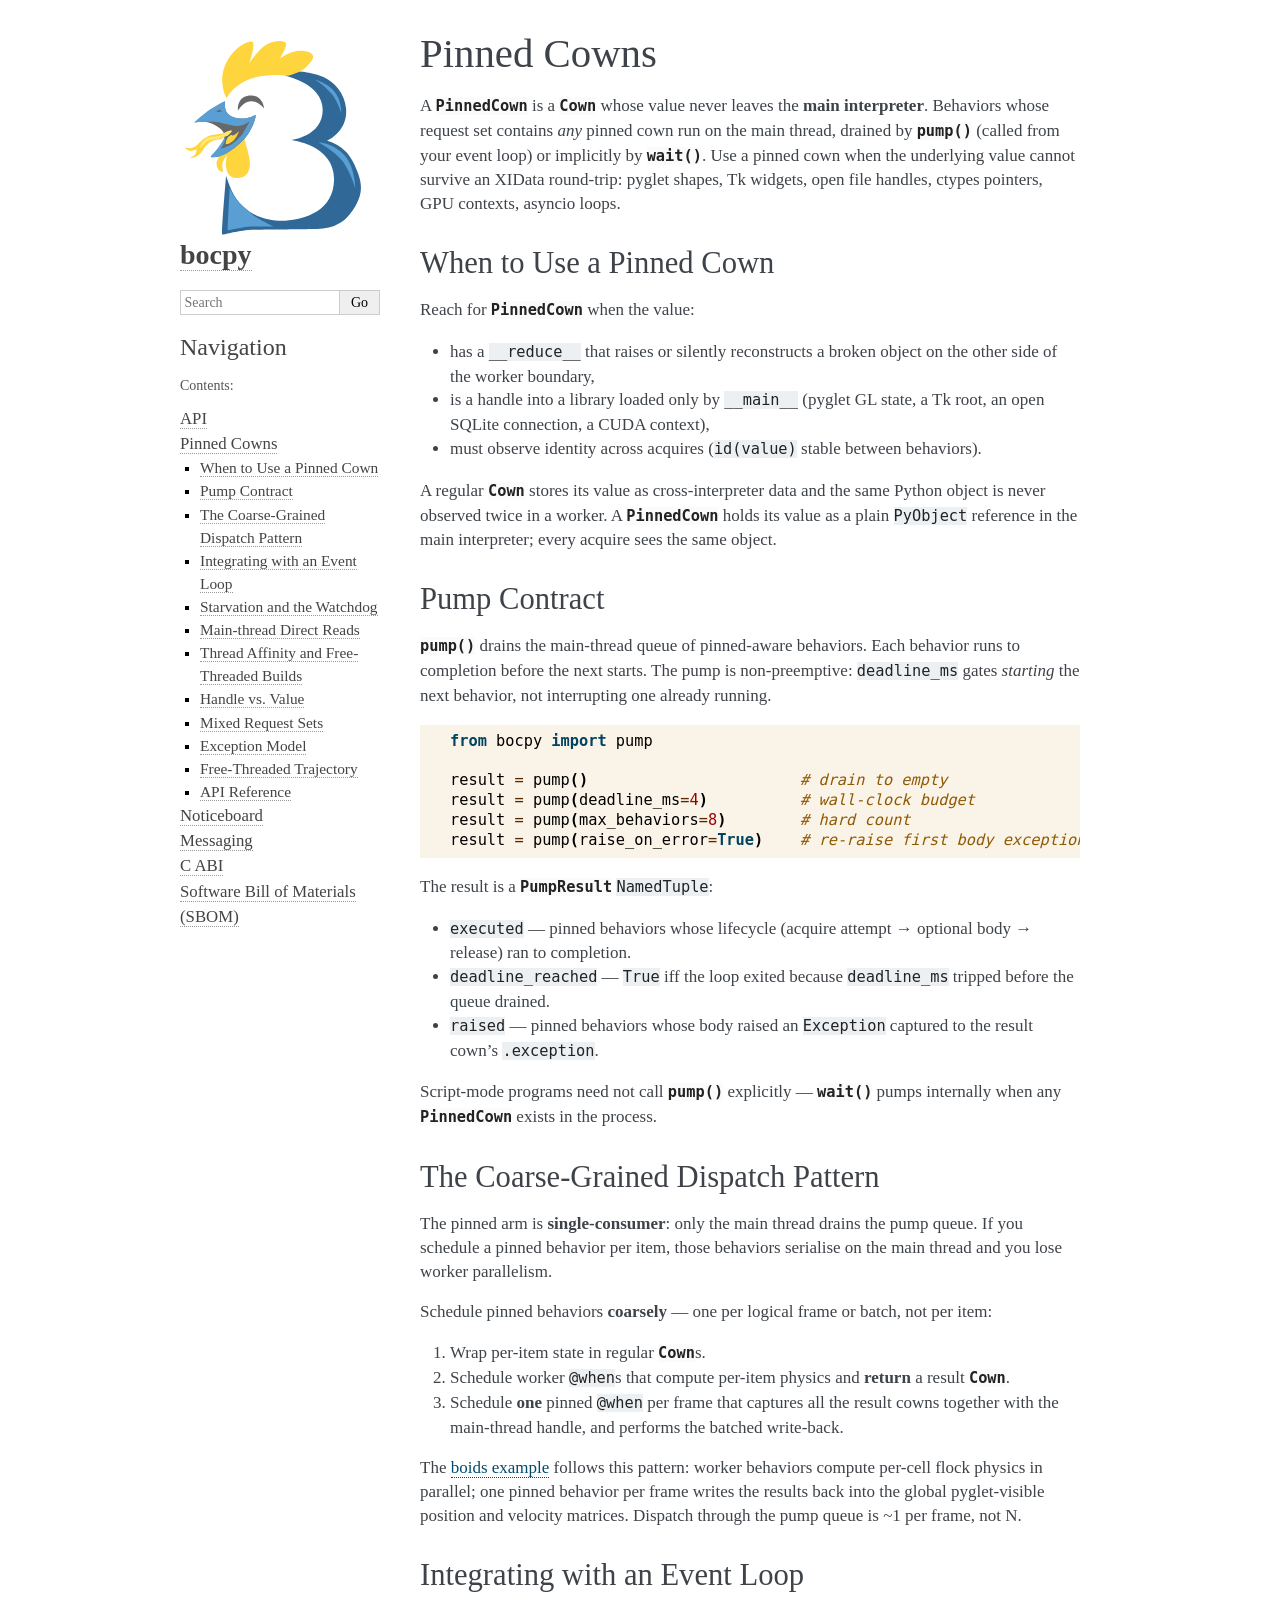
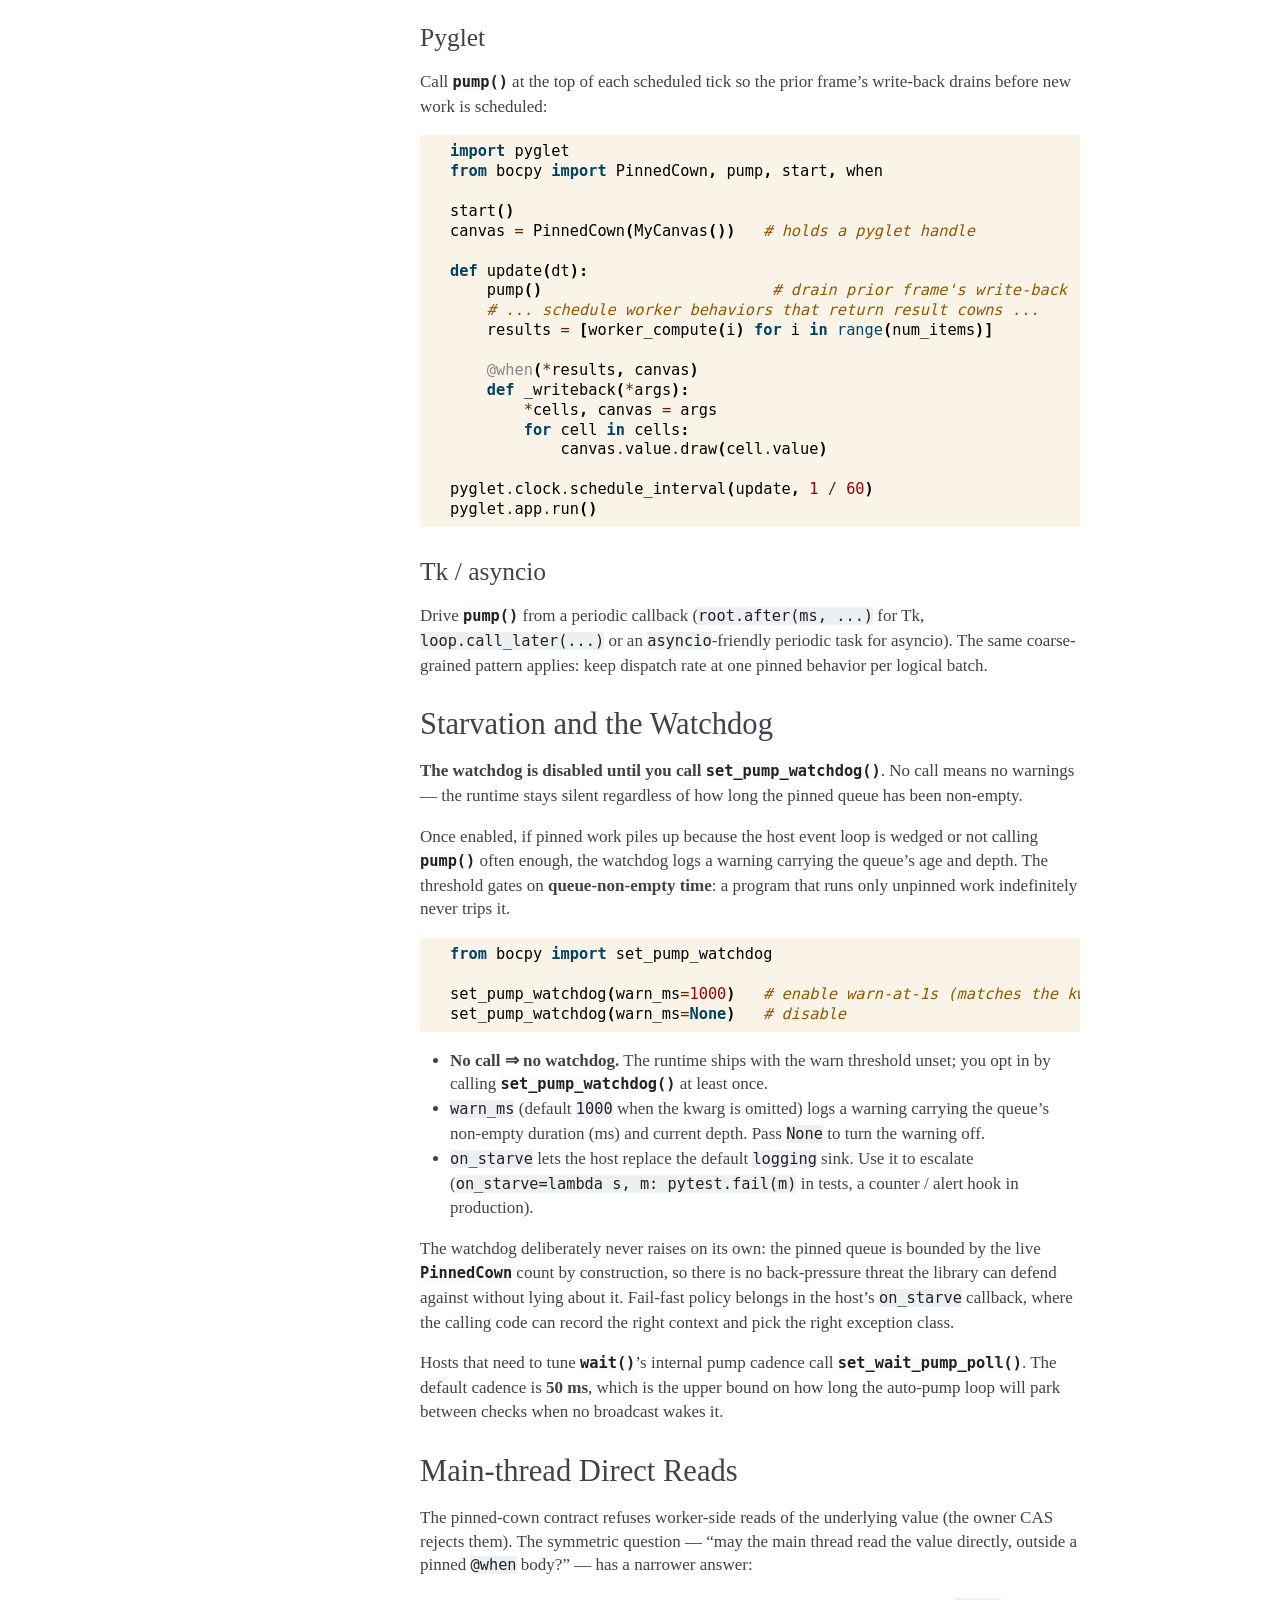
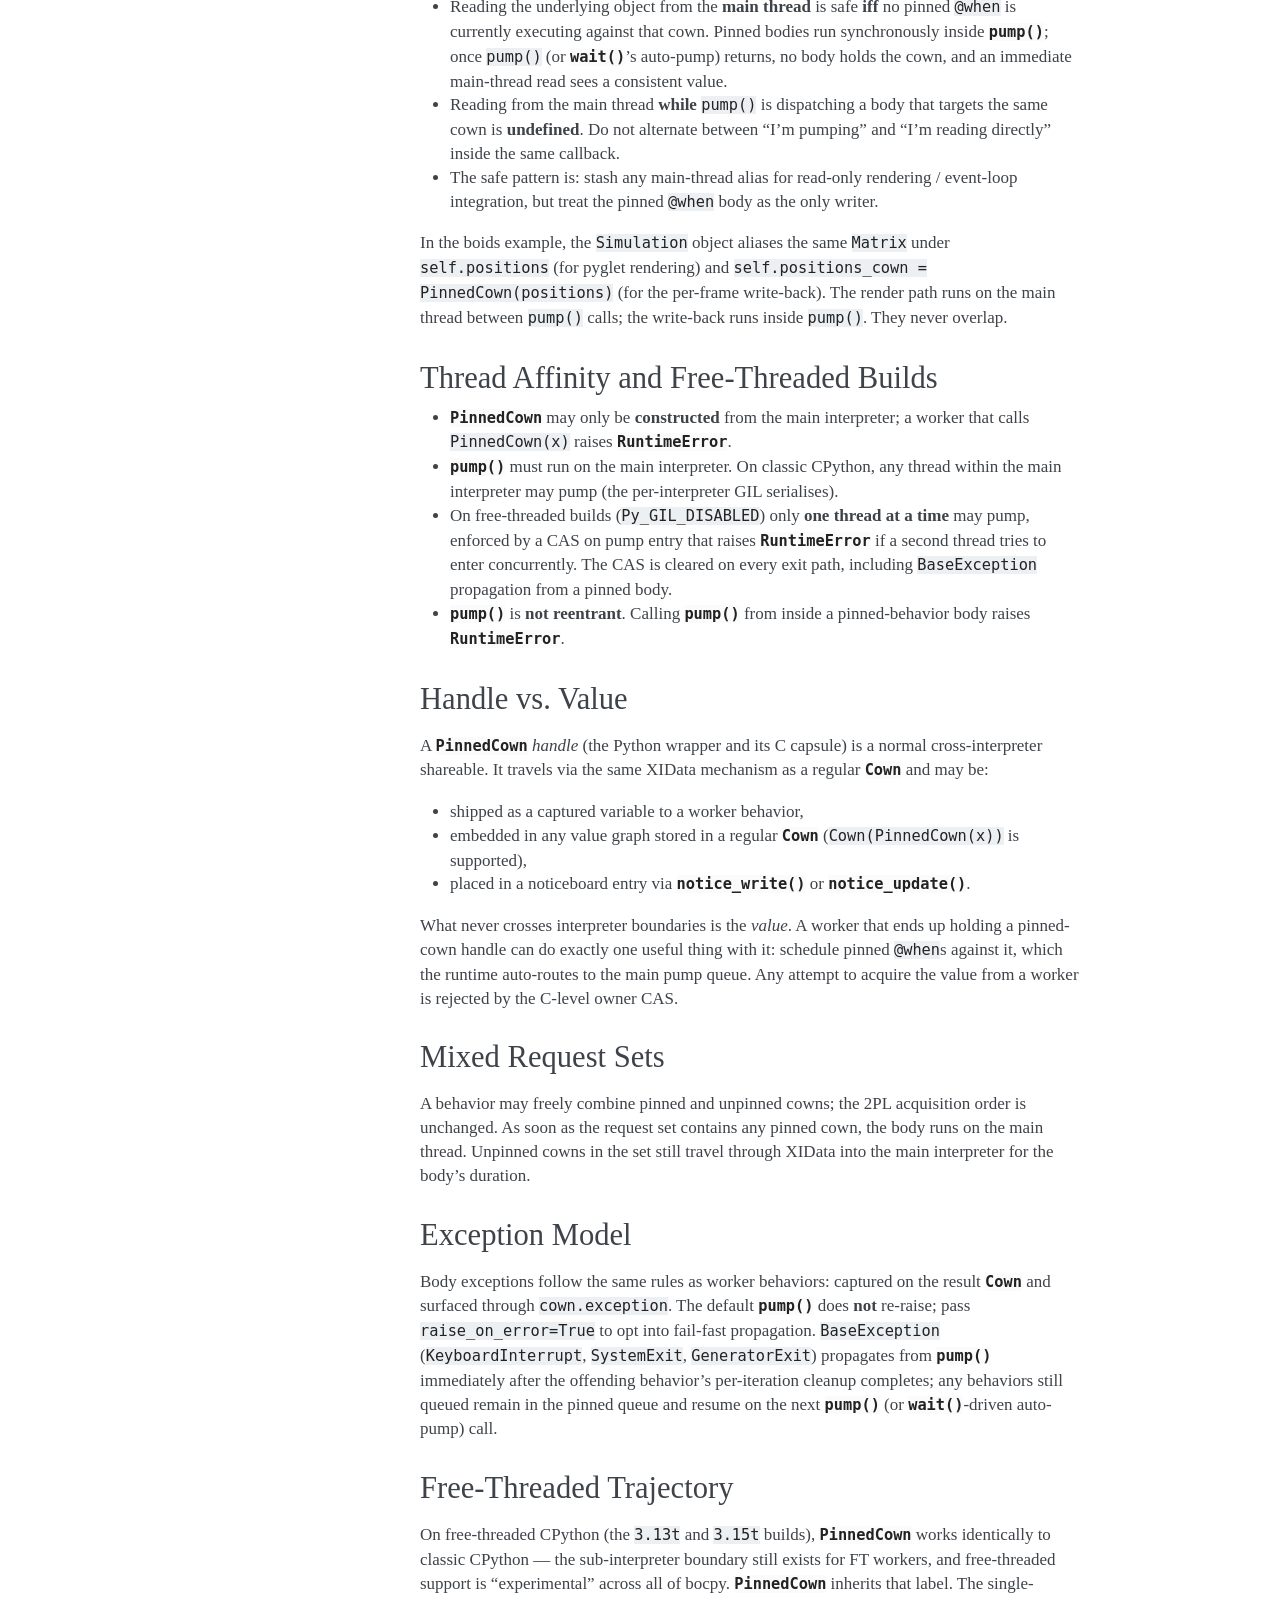
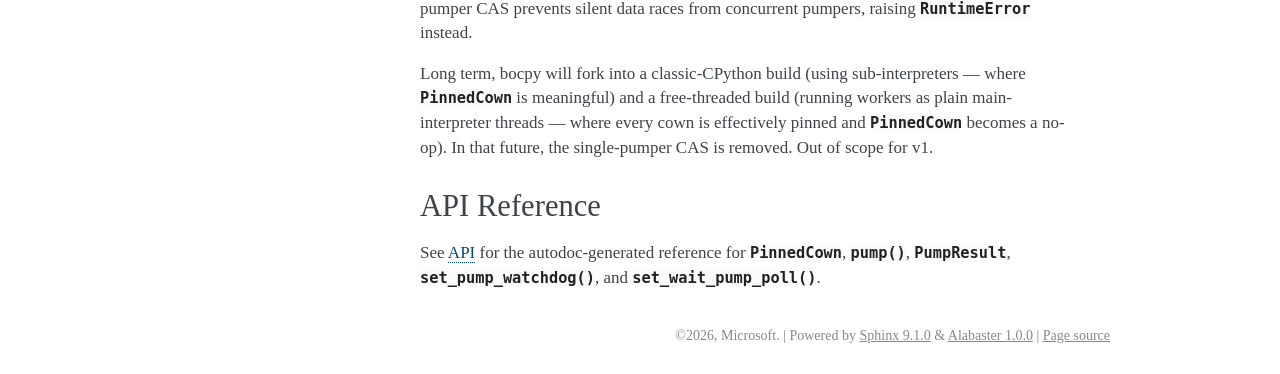
<file: docs/sphinx/pinned_cowns.html>
<!DOCTYPE html>

<html lang="en" data-content_root="./">
  <head>
    <meta charset="utf-8" />
    <meta name="viewport" content="width=device-width, initial-scale=1.0" /><meta name="viewport" content="width=device-width, initial-scale=1" />

    <title>Pinned Cowns &#8212; bocpy 0.9.0 documentation</title>
    <link rel="stylesheet" type="text/css" href="_static/pygments.css?v=5ecbeea2" />
    <link rel="stylesheet" type="text/css" href="_static/basic.css?v=b08954a9" />
    <link rel="stylesheet" type="text/css" href="_static/alabaster.css?v=27fed22d" />
    <script src="_static/documentation_options.js?v=39bb1c6d"></script>
    <script src="_static/doctools.js?v=fd6eb6e6"></script>
    <script src="_static/sphinx_highlight.js?v=6ffebe34"></script>
    <link rel="icon" href="_static/favicon.ico"/>
    <link rel="index" title="Index" href="genindex.html" />
    <link rel="search" title="Search" href="search.html" />
    <link rel="next" title="Noticeboard" href="noticeboard.html" />
    <link rel="prev" title="API" href="api.html" />
   
  <link rel="stylesheet" href="_static/custom.css" type="text/css" />
  

  
  

  </head><body>
  

    <div class="document">
      <div class="documentwrapper">
        <div class="bodywrapper">
          

          <div class="body" role="main">
            
  <section id="pinned-cowns">
<span id="id1"></span><h1>Pinned Cowns<a class="headerlink" href="#pinned-cowns" title="Link to this heading">¶</a></h1>
<p>A <a class="reference internal" href="api.html#bocpy.PinnedCown" title="bocpy.PinnedCown"><code class="xref py py-class docutils literal notranslate"><span class="pre">PinnedCown</span></code></a> is a <a class="reference internal" href="api.html#bocpy.Cown" title="bocpy.Cown"><code class="xref py py-class docutils literal notranslate"><span class="pre">Cown</span></code></a> whose value never leaves the
<strong>main interpreter</strong>. Behaviors whose request set contains <em>any</em>
pinned cown run on the main thread, drained by <a class="reference internal" href="api.html#bocpy.pump" title="bocpy.pump"><code class="xref py py-func docutils literal notranslate"><span class="pre">pump()</span></code></a> (called
from your event loop) or implicitly by <a class="reference internal" href="api.html#bocpy.wait" title="bocpy.wait"><code class="xref py py-func docutils literal notranslate"><span class="pre">wait()</span></code></a>. Use a pinned
cown when the underlying value cannot survive an XIData round-trip:
pyglet shapes, Tk widgets, open file handles, ctypes pointers, GPU
contexts, asyncio loops.</p>
<section id="when-to-use-a-pinned-cown">
<h2>When to Use a Pinned Cown<a class="headerlink" href="#when-to-use-a-pinned-cown" title="Link to this heading">¶</a></h2>
<p>Reach for <a class="reference internal" href="api.html#bocpy.PinnedCown" title="bocpy.PinnedCown"><code class="xref py py-class docutils literal notranslate"><span class="pre">PinnedCown</span></code></a> when the value:</p>
<ul class="simple">
<li><p>has a <code class="docutils literal notranslate"><span class="pre">__reduce__</span></code> that raises or silently reconstructs a
broken object on the other side of the worker boundary,</p></li>
<li><p>is a handle into a library loaded only by <code class="docutils literal notranslate"><span class="pre">__main__</span></code>
(pyglet GL state, a Tk root, an open SQLite connection, a CUDA
context),</p></li>
<li><p>must observe identity across acquires (<code class="docutils literal notranslate"><span class="pre">id(value)</span></code> stable
between behaviors).</p></li>
</ul>
<p>A regular <a class="reference internal" href="api.html#bocpy.Cown" title="bocpy.Cown"><code class="xref py py-class docutils literal notranslate"><span class="pre">Cown</span></code></a> stores its value as cross-interpreter data
and the same Python object is never observed twice in a worker. A
<a class="reference internal" href="api.html#bocpy.PinnedCown" title="bocpy.PinnedCown"><code class="xref py py-class docutils literal notranslate"><span class="pre">PinnedCown</span></code></a> holds its value as a plain <code class="docutils literal notranslate"><span class="pre">PyObject</span></code>
reference in the main interpreter; every acquire sees the same
object.</p>
</section>
<section id="pump-contract">
<h2>Pump Contract<a class="headerlink" href="#pump-contract" title="Link to this heading">¶</a></h2>
<p><a class="reference internal" href="api.html#bocpy.pump" title="bocpy.pump"><code class="xref py py-func docutils literal notranslate"><span class="pre">pump()</span></code></a> drains the main-thread queue of pinned-aware
behaviors. Each behavior runs to completion before the next starts.
The pump is non-preemptive: <code class="docutils literal notranslate"><span class="pre">deadline_ms</span></code> gates <em>starting</em> the
next behavior, not interrupting one already running.</p>
<div class="highlight-python notranslate"><div class="highlight"><pre><span></span><span class="kn">from</span><span class="w"> </span><span class="nn">bocpy</span><span class="w"> </span><span class="kn">import</span> <span class="n">pump</span>

<span class="n">result</span> <span class="o">=</span> <span class="n">pump</span><span class="p">()</span>                       <span class="c1"># drain to empty</span>
<span class="n">result</span> <span class="o">=</span> <span class="n">pump</span><span class="p">(</span><span class="n">deadline_ms</span><span class="o">=</span><span class="mi">4</span><span class="p">)</span>          <span class="c1"># wall-clock budget</span>
<span class="n">result</span> <span class="o">=</span> <span class="n">pump</span><span class="p">(</span><span class="n">max_behaviors</span><span class="o">=</span><span class="mi">8</span><span class="p">)</span>        <span class="c1"># hard count</span>
<span class="n">result</span> <span class="o">=</span> <span class="n">pump</span><span class="p">(</span><span class="n">raise_on_error</span><span class="o">=</span><span class="kc">True</span><span class="p">)</span>    <span class="c1"># re-raise first body exception</span>
</pre></div>
</div>
<p>The result is a <a class="reference internal" href="api.html#bocpy.PumpResult" title="bocpy.PumpResult"><code class="xref py py-class docutils literal notranslate"><span class="pre">PumpResult</span></code></a> <code class="docutils literal notranslate"><span class="pre">NamedTuple</span></code>:</p>
<ul class="simple">
<li><p><code class="docutils literal notranslate"><span class="pre">executed</span></code> — pinned behaviors whose lifecycle (acquire attempt
→ optional body → release) ran to completion.</p></li>
<li><p><code class="docutils literal notranslate"><span class="pre">deadline_reached</span></code> — <code class="docutils literal notranslate"><span class="pre">True</span></code> iff the loop exited because
<code class="docutils literal notranslate"><span class="pre">deadline_ms</span></code> tripped before the queue drained.</p></li>
<li><p><code class="docutils literal notranslate"><span class="pre">raised</span></code> — pinned behaviors whose body raised an
<code class="docutils literal notranslate"><span class="pre">Exception</span></code> captured to the result cown’s <code class="docutils literal notranslate"><span class="pre">.exception</span></code>.</p></li>
</ul>
<p>Script-mode programs need not call <a class="reference internal" href="api.html#bocpy.pump" title="bocpy.pump"><code class="xref py py-func docutils literal notranslate"><span class="pre">pump()</span></code></a> explicitly —
<a class="reference internal" href="api.html#bocpy.wait" title="bocpy.wait"><code class="xref py py-func docutils literal notranslate"><span class="pre">wait()</span></code></a> pumps internally when any <a class="reference internal" href="api.html#bocpy.PinnedCown" title="bocpy.PinnedCown"><code class="xref py py-class docutils literal notranslate"><span class="pre">PinnedCown</span></code></a> exists
in the process.</p>
</section>
<section id="the-coarse-grained-dispatch-pattern">
<span id="pinned-coarse-grained"></span><h2>The Coarse-Grained Dispatch Pattern<a class="headerlink" href="#the-coarse-grained-dispatch-pattern" title="Link to this heading">¶</a></h2>
<p>The pinned arm is <strong>single-consumer</strong>: only the main thread drains
the pump queue. If you schedule a pinned behavior per item, those
behaviors serialise on the main thread and you lose worker
parallelism.</p>
<p>Schedule pinned behaviors <strong>coarsely</strong> — one per logical frame or
batch, not per item:</p>
<ol class="arabic simple">
<li><p>Wrap per-item state in regular <a class="reference internal" href="api.html#bocpy.Cown" title="bocpy.Cown"><code class="xref py py-class docutils literal notranslate"><span class="pre">Cown</span></code></a>s.</p></li>
<li><p>Schedule worker <code class="docutils literal notranslate"><span class="pre">&#64;when</span></code>s that compute per-item physics and
<strong>return</strong> a result <a class="reference internal" href="api.html#bocpy.Cown" title="bocpy.Cown"><code class="xref py py-class docutils literal notranslate"><span class="pre">Cown</span></code></a>.</p></li>
<li><p>Schedule <strong>one</strong> pinned <code class="docutils literal notranslate"><span class="pre">&#64;when</span></code> per frame that captures all
the result cowns together with the main-thread handle, and
performs the batched write-back.</p></li>
</ol>
<p>The
<a class="reference external" href="https://github.com/microsoft/bocpy/blob/main/src/bocpy/examples/boids.py">boids example</a>
follows this pattern: worker behaviors compute per-cell flock
physics in parallel; one pinned behavior per frame writes the
results back into the global pyglet-visible position and velocity
matrices. Dispatch through the pump queue is ~1 per frame, not N.</p>
</section>
<section id="integrating-with-an-event-loop">
<h2>Integrating with an Event Loop<a class="headerlink" href="#integrating-with-an-event-loop" title="Link to this heading">¶</a></h2>
<section id="pyglet">
<h3>Pyglet<a class="headerlink" href="#pyglet" title="Link to this heading">¶</a></h3>
<p>Call <a class="reference internal" href="api.html#bocpy.pump" title="bocpy.pump"><code class="xref py py-func docutils literal notranslate"><span class="pre">pump()</span></code></a> at the top of each scheduled tick so the prior
frame’s write-back drains before new work is scheduled:</p>
<div class="highlight-python notranslate"><div class="highlight"><pre><span></span><span class="kn">import</span><span class="w"> </span><span class="nn">pyglet</span>
<span class="kn">from</span><span class="w"> </span><span class="nn">bocpy</span><span class="w"> </span><span class="kn">import</span> <span class="n">PinnedCown</span><span class="p">,</span> <span class="n">pump</span><span class="p">,</span> <span class="n">start</span><span class="p">,</span> <span class="n">when</span>

<span class="n">start</span><span class="p">()</span>
<span class="n">canvas</span> <span class="o">=</span> <span class="n">PinnedCown</span><span class="p">(</span><span class="n">MyCanvas</span><span class="p">())</span>   <span class="c1"># holds a pyglet handle</span>

<span class="k">def</span><span class="w"> </span><span class="nf">update</span><span class="p">(</span><span class="n">dt</span><span class="p">):</span>
    <span class="n">pump</span><span class="p">()</span>                         <span class="c1"># drain prior frame&#39;s write-back</span>
    <span class="c1"># ... schedule worker behaviors that return result cowns ...</span>
    <span class="n">results</span> <span class="o">=</span> <span class="p">[</span><span class="n">worker_compute</span><span class="p">(</span><span class="n">i</span><span class="p">)</span> <span class="k">for</span> <span class="n">i</span> <span class="ow">in</span> <span class="nb">range</span><span class="p">(</span><span class="n">num_items</span><span class="p">)]</span>

    <span class="nd">@when</span><span class="p">(</span><span class="o">*</span><span class="n">results</span><span class="p">,</span> <span class="n">canvas</span><span class="p">)</span>
    <span class="k">def</span><span class="w"> </span><span class="nf">_writeback</span><span class="p">(</span><span class="o">*</span><span class="n">args</span><span class="p">):</span>
        <span class="o">*</span><span class="n">cells</span><span class="p">,</span> <span class="n">canvas</span> <span class="o">=</span> <span class="n">args</span>
        <span class="k">for</span> <span class="n">cell</span> <span class="ow">in</span> <span class="n">cells</span><span class="p">:</span>
            <span class="n">canvas</span><span class="o">.</span><span class="n">value</span><span class="o">.</span><span class="n">draw</span><span class="p">(</span><span class="n">cell</span><span class="o">.</span><span class="n">value</span><span class="p">)</span>

<span class="n">pyglet</span><span class="o">.</span><span class="n">clock</span><span class="o">.</span><span class="n">schedule_interval</span><span class="p">(</span><span class="n">update</span><span class="p">,</span> <span class="mi">1</span> <span class="o">/</span> <span class="mi">60</span><span class="p">)</span>
<span class="n">pyglet</span><span class="o">.</span><span class="n">app</span><span class="o">.</span><span class="n">run</span><span class="p">()</span>
</pre></div>
</div>
</section>
<section id="tk-asyncio">
<h3>Tk / asyncio<a class="headerlink" href="#tk-asyncio" title="Link to this heading">¶</a></h3>
<p>Drive <a class="reference internal" href="api.html#bocpy.pump" title="bocpy.pump"><code class="xref py py-func docutils literal notranslate"><span class="pre">pump()</span></code></a> from a periodic callback (<code class="docutils literal notranslate"><span class="pre">root.after(ms,</span>
<span class="pre">...)</span></code> for Tk, <code class="docutils literal notranslate"><span class="pre">loop.call_later(...)</span></code> or an <code class="docutils literal notranslate"><span class="pre">asyncio</span></code>-friendly
periodic task for asyncio). The same coarse-grained pattern
applies: keep dispatch rate at one pinned behavior per logical
batch.</p>
</section>
</section>
<section id="starvation-and-the-watchdog">
<h2>Starvation and the Watchdog<a class="headerlink" href="#starvation-and-the-watchdog" title="Link to this heading">¶</a></h2>
<p><strong>The watchdog is disabled until you call</strong> <a class="reference internal" href="api.html#bocpy.set_pump_watchdog" title="bocpy.set_pump_watchdog"><code class="xref py py-func docutils literal notranslate"><span class="pre">set_pump_watchdog()</span></code></a>.
No call means no warnings — the runtime stays silent regardless of
how long the pinned queue has been non-empty.</p>
<p>Once enabled, if pinned work piles up because the host event loop
is wedged or not calling <a class="reference internal" href="api.html#bocpy.pump" title="bocpy.pump"><code class="xref py py-func docutils literal notranslate"><span class="pre">pump()</span></code></a> often enough, the watchdog
logs a warning carrying the queue’s age and depth. The threshold
gates on <strong>queue-non-empty time</strong>: a program that runs only
unpinned work indefinitely never trips it.</p>
<div class="highlight-python notranslate"><div class="highlight"><pre><span></span><span class="kn">from</span><span class="w"> </span><span class="nn">bocpy</span><span class="w"> </span><span class="kn">import</span> <span class="n">set_pump_watchdog</span>

<span class="n">set_pump_watchdog</span><span class="p">(</span><span class="n">warn_ms</span><span class="o">=</span><span class="mi">1000</span><span class="p">)</span>   <span class="c1"># enable warn-at-1s (matches the kwarg default)</span>
<span class="n">set_pump_watchdog</span><span class="p">(</span><span class="n">warn_ms</span><span class="o">=</span><span class="kc">None</span><span class="p">)</span>   <span class="c1"># disable</span>
</pre></div>
</div>
<ul class="simple">
<li><p><strong>No call ⇒ no watchdog.</strong> The runtime ships with the warn
threshold unset; you opt in by calling
<a class="reference internal" href="api.html#bocpy.set_pump_watchdog" title="bocpy.set_pump_watchdog"><code class="xref py py-func docutils literal notranslate"><span class="pre">set_pump_watchdog()</span></code></a> at least once.</p></li>
<li><p><code class="docutils literal notranslate"><span class="pre">warn_ms</span></code> (default <code class="docutils literal notranslate"><span class="pre">1000</span></code> when the kwarg is omitted) logs a
warning carrying the queue’s non-empty duration (ms) and current
depth. Pass <code class="docutils literal notranslate"><span class="pre">None</span></code> to turn the warning off.</p></li>
<li><p><code class="docutils literal notranslate"><span class="pre">on_starve</span></code> lets the host replace the default <code class="docutils literal notranslate"><span class="pre">logging</span></code>
sink. Use it to escalate (<code class="docutils literal notranslate"><span class="pre">on_starve=lambda</span> <span class="pre">s,</span> <span class="pre">m:</span> <span class="pre">pytest.fail(m)</span></code>
in tests, a counter / alert hook in production).</p></li>
</ul>
<p>The watchdog deliberately never raises on its own: the pinned queue
is bounded by the live <a class="reference internal" href="api.html#bocpy.PinnedCown" title="bocpy.PinnedCown"><code class="xref py py-class docutils literal notranslate"><span class="pre">PinnedCown</span></code></a> count by construction,
so there is no back-pressure threat the library can defend against
without lying about it. Fail-fast policy belongs in the host’s
<code class="docutils literal notranslate"><span class="pre">on_starve</span></code> callback, where the calling code can record the right
context and pick the right exception class.</p>
<p>Hosts that need to tune <a class="reference internal" href="api.html#bocpy.wait" title="bocpy.wait"><code class="xref py py-func docutils literal notranslate"><span class="pre">wait()</span></code></a>’s internal pump cadence call
<a class="reference internal" href="api.html#bocpy.set_wait_pump_poll" title="bocpy.set_wait_pump_poll"><code class="xref py py-func docutils literal notranslate"><span class="pre">set_wait_pump_poll()</span></code></a>. The default cadence is <strong>50 ms</strong>, which
is the upper bound on how long the auto-pump loop will park between
checks when no broadcast wakes it.</p>
</section>
<section id="main-thread-direct-reads">
<h2>Main-thread Direct Reads<a class="headerlink" href="#main-thread-direct-reads" title="Link to this heading">¶</a></h2>
<p>The pinned-cown contract refuses worker-side reads of the underlying
value (the owner CAS rejects them). The symmetric question — “may
the main thread read the value directly, outside a pinned <code class="docutils literal notranslate"><span class="pre">&#64;when</span></code>
body?” — has a narrower answer:</p>
<ul class="simple">
<li><p>Reading the underlying object from the <strong>main thread</strong> is safe
<strong>iff</strong> no pinned <code class="docutils literal notranslate"><span class="pre">&#64;when</span></code> is currently executing against that
cown. Pinned bodies run synchronously inside <a class="reference internal" href="api.html#bocpy.pump" title="bocpy.pump"><code class="xref py py-func docutils literal notranslate"><span class="pre">pump()</span></code></a>; once
<code class="docutils literal notranslate"><span class="pre">pump()</span></code> (or <a class="reference internal" href="api.html#bocpy.wait" title="bocpy.wait"><code class="xref py py-func docutils literal notranslate"><span class="pre">wait()</span></code></a>’s auto-pump) returns, no body holds
the cown, and an immediate main-thread read sees a consistent
value.</p></li>
<li><p>Reading from the main thread <strong>while</strong> <code class="docutils literal notranslate"><span class="pre">pump()</span></code> is dispatching
a body that targets the same cown is <strong>undefined</strong>. Do not
alternate between “I’m pumping” and “I’m reading directly”
inside the same callback.</p></li>
<li><p>The safe pattern is: stash any main-thread alias for read-only
rendering / event-loop integration, but treat the pinned <code class="docutils literal notranslate"><span class="pre">&#64;when</span></code>
body as the only writer.</p></li>
</ul>
<p>In the boids example, the <code class="docutils literal notranslate"><span class="pre">Simulation</span></code> object aliases the same
<code class="docutils literal notranslate"><span class="pre">Matrix</span></code> under <code class="docutils literal notranslate"><span class="pre">self.positions</span></code> (for pyglet rendering) and
<code class="docutils literal notranslate"><span class="pre">self.positions_cown</span> <span class="pre">=</span> <span class="pre">PinnedCown(positions)</span></code> (for the per-frame
write-back). The render path runs on the main thread between
<code class="docutils literal notranslate"><span class="pre">pump()</span></code> calls; the write-back runs inside <code class="docutils literal notranslate"><span class="pre">pump()</span></code>. They never
overlap.</p>
</section>
<section id="thread-affinity-and-free-threaded-builds">
<h2>Thread Affinity and Free-Threaded Builds<a class="headerlink" href="#thread-affinity-and-free-threaded-builds" title="Link to this heading">¶</a></h2>
<ul class="simple">
<li><p><a class="reference internal" href="api.html#bocpy.PinnedCown" title="bocpy.PinnedCown"><code class="xref py py-class docutils literal notranslate"><span class="pre">PinnedCown</span></code></a> may only be <strong>constructed</strong> from the main
interpreter; a worker that calls <code class="docutils literal notranslate"><span class="pre">PinnedCown(x)</span></code> raises
<a class="reference external" href="https://docs.python.org/3/library/exceptions.html#RuntimeError" title="(in Python v3.14)"><code class="xref py py-class docutils literal notranslate"><span class="pre">RuntimeError</span></code></a>.</p></li>
<li><p><a class="reference internal" href="api.html#bocpy.pump" title="bocpy.pump"><code class="xref py py-func docutils literal notranslate"><span class="pre">pump()</span></code></a> must run on the main interpreter. On classic
CPython, any thread within the main interpreter may pump (the
per-interpreter GIL serialises).</p></li>
<li><p>On free-threaded builds (<code class="docutils literal notranslate"><span class="pre">Py_GIL_DISABLED</span></code>) only <strong>one thread
at a time</strong> may pump, enforced by a CAS on pump entry that
raises <a class="reference external" href="https://docs.python.org/3/library/exceptions.html#RuntimeError" title="(in Python v3.14)"><code class="xref py py-class docutils literal notranslate"><span class="pre">RuntimeError</span></code></a> if a second thread tries to enter
concurrently. The CAS is cleared on every exit path, including
<code class="docutils literal notranslate"><span class="pre">BaseException</span></code> propagation from a pinned body.</p></li>
<li><p><a class="reference internal" href="api.html#bocpy.pump" title="bocpy.pump"><code class="xref py py-func docutils literal notranslate"><span class="pre">pump()</span></code></a> is <strong>not reentrant</strong>. Calling <a class="reference internal" href="api.html#bocpy.pump" title="bocpy.pump"><code class="xref py py-func docutils literal notranslate"><span class="pre">pump()</span></code></a> from
inside a pinned-behavior body raises <a class="reference external" href="https://docs.python.org/3/library/exceptions.html#RuntimeError" title="(in Python v3.14)"><code class="xref py py-class docutils literal notranslate"><span class="pre">RuntimeError</span></code></a>.</p></li>
</ul>
</section>
<section id="handle-vs-value">
<h2>Handle vs. Value<a class="headerlink" href="#handle-vs-value" title="Link to this heading">¶</a></h2>
<p>A <a class="reference internal" href="api.html#bocpy.PinnedCown" title="bocpy.PinnedCown"><code class="xref py py-class docutils literal notranslate"><span class="pre">PinnedCown</span></code></a> <em>handle</em> (the Python wrapper and its C
capsule) is a normal cross-interpreter shareable. It travels via
the same XIData mechanism as a regular <a class="reference internal" href="api.html#bocpy.Cown" title="bocpy.Cown"><code class="xref py py-class docutils literal notranslate"><span class="pre">Cown</span></code></a> and may be:</p>
<ul class="simple">
<li><p>shipped as a captured variable to a worker behavior,</p></li>
<li><p>embedded in any value graph stored in a regular <a class="reference internal" href="api.html#bocpy.Cown" title="bocpy.Cown"><code class="xref py py-class docutils literal notranslate"><span class="pre">Cown</span></code></a>
(<code class="docutils literal notranslate"><span class="pre">Cown(PinnedCown(x))</span></code> is supported),</p></li>
<li><p>placed in a noticeboard entry via <a class="reference internal" href="api.html#bocpy.notice_write" title="bocpy.notice_write"><code class="xref py py-func docutils literal notranslate"><span class="pre">notice_write()</span></code></a> or
<a class="reference internal" href="api.html#bocpy.notice_update" title="bocpy.notice_update"><code class="xref py py-func docutils literal notranslate"><span class="pre">notice_update()</span></code></a>.</p></li>
</ul>
<p>What never crosses interpreter boundaries is the <em>value</em>. A worker
that ends up holding a pinned-cown handle can do exactly one
useful thing with it: schedule pinned <code class="docutils literal notranslate"><span class="pre">&#64;when</span></code>s against it,
which the runtime auto-routes to the main pump queue. Any attempt
to acquire the value from a worker is rejected by the C-level
owner CAS.</p>
</section>
<section id="mixed-request-sets">
<h2>Mixed Request Sets<a class="headerlink" href="#mixed-request-sets" title="Link to this heading">¶</a></h2>
<p>A behavior may freely combine pinned and unpinned cowns; the 2PL
acquisition order is unchanged. As soon as the request set contains
any pinned cown, the body runs on the main thread. Unpinned cowns
in the set still travel through XIData into the main interpreter
for the body’s duration.</p>
</section>
<section id="exception-model">
<h2>Exception Model<a class="headerlink" href="#exception-model" title="Link to this heading">¶</a></h2>
<p>Body exceptions follow the same rules as worker behaviors:
captured on the result <a class="reference internal" href="api.html#bocpy.Cown" title="bocpy.Cown"><code class="xref py py-class docutils literal notranslate"><span class="pre">Cown</span></code></a> and surfaced through
<code class="docutils literal notranslate"><span class="pre">cown.exception</span></code>. The default <a class="reference internal" href="api.html#bocpy.pump" title="bocpy.pump"><code class="xref py py-func docutils literal notranslate"><span class="pre">pump()</span></code></a> does <strong>not</strong> re-raise;
pass <code class="docutils literal notranslate"><span class="pre">raise_on_error=True</span></code> to opt into fail-fast propagation.
<code class="docutils literal notranslate"><span class="pre">BaseException</span></code> (<code class="docutils literal notranslate"><span class="pre">KeyboardInterrupt</span></code>, <code class="docutils literal notranslate"><span class="pre">SystemExit</span></code>,
<code class="docutils literal notranslate"><span class="pre">GeneratorExit</span></code>) propagates from <a class="reference internal" href="api.html#bocpy.pump" title="bocpy.pump"><code class="xref py py-func docutils literal notranslate"><span class="pre">pump()</span></code></a> immediately after
the offending behavior’s per-iteration cleanup completes; any
behaviors still queued remain in the pinned queue and resume on
the next <a class="reference internal" href="api.html#bocpy.pump" title="bocpy.pump"><code class="xref py py-func docutils literal notranslate"><span class="pre">pump()</span></code></a> (or <a class="reference internal" href="api.html#bocpy.wait" title="bocpy.wait"><code class="xref py py-func docutils literal notranslate"><span class="pre">wait()</span></code></a>-driven auto-pump) call.</p>
</section>
<section id="free-threaded-trajectory">
<h2>Free-Threaded Trajectory<a class="headerlink" href="#free-threaded-trajectory" title="Link to this heading">¶</a></h2>
<p>On free-threaded CPython (the <code class="docutils literal notranslate"><span class="pre">3.13t</span></code> and <code class="docutils literal notranslate"><span class="pre">3.15t</span></code> builds),
<a class="reference internal" href="api.html#bocpy.PinnedCown" title="bocpy.PinnedCown"><code class="xref py py-class docutils literal notranslate"><span class="pre">PinnedCown</span></code></a> works identically to classic CPython — the
sub-interpreter boundary still exists for FT workers, and
free-threaded support is “experimental” across all of bocpy.
<a class="reference internal" href="api.html#bocpy.PinnedCown" title="bocpy.PinnedCown"><code class="xref py py-class docutils literal notranslate"><span class="pre">PinnedCown</span></code></a> inherits that label. The single-pumper CAS
prevents silent data races from concurrent pumpers, raising
<a class="reference external" href="https://docs.python.org/3/library/exceptions.html#RuntimeError" title="(in Python v3.14)"><code class="xref py py-class docutils literal notranslate"><span class="pre">RuntimeError</span></code></a> instead.</p>
<p>Long term, bocpy will fork into a classic-CPython build (using
sub-interpreters — where <a class="reference internal" href="api.html#bocpy.PinnedCown" title="bocpy.PinnedCown"><code class="xref py py-class docutils literal notranslate"><span class="pre">PinnedCown</span></code></a> is meaningful) and a
free-threaded build (running workers as plain main-interpreter
threads — where every cown is effectively pinned and
<a class="reference internal" href="api.html#bocpy.PinnedCown" title="bocpy.PinnedCown"><code class="xref py py-class docutils literal notranslate"><span class="pre">PinnedCown</span></code></a> becomes a no-op). In that future, the
single-pumper CAS is removed. Out of scope for v1.</p>
</section>
<section id="api-reference">
<h2>API Reference<a class="headerlink" href="#api-reference" title="Link to this heading">¶</a></h2>
<p>See <a class="reference internal" href="api.html#api"><span class="std std-ref">API</span></a> for the autodoc-generated reference for
<a class="reference internal" href="api.html#bocpy.PinnedCown" title="bocpy.PinnedCown"><code class="xref py py-class docutils literal notranslate"><span class="pre">PinnedCown</span></code></a>, <a class="reference internal" href="api.html#bocpy.pump" title="bocpy.pump"><code class="xref py py-func docutils literal notranslate"><span class="pre">pump()</span></code></a>, <a class="reference internal" href="api.html#bocpy.PumpResult" title="bocpy.PumpResult"><code class="xref py py-class docutils literal notranslate"><span class="pre">PumpResult</span></code></a>,
<a class="reference internal" href="api.html#bocpy.set_pump_watchdog" title="bocpy.set_pump_watchdog"><code class="xref py py-func docutils literal notranslate"><span class="pre">set_pump_watchdog()</span></code></a>, and <a class="reference internal" href="api.html#bocpy.set_wait_pump_poll" title="bocpy.set_wait_pump_poll"><code class="xref py py-func docutils literal notranslate"><span class="pre">set_wait_pump_poll()</span></code></a>.</p>
</section>
</section>


          </div>
          
        </div>
      </div>
      <div class="sphinxsidebar" role="navigation" aria-label="Main">
        <div class="sphinxsidebarwrapper">
            <p class="logo"><a href="index.html">
              <img class="logo" src="_static/logo-200.svg" alt="Logo of bocpy"/>
            </a></p>
<h1 class="logo"><a href="index.html">bocpy</a></h1>









<search id="searchbox" style="display: none" role="search">
    <div class="searchformwrapper">
    <form class="search" action="search.html" method="get">
      <input type="text" name="q" aria-labelledby="searchlabel" autocomplete="off" autocorrect="off" autocapitalize="off" spellcheck="false" placeholder="Search"/>
      <input type="submit" value="Go" />
    </form>
    </div>
</search>
<script>document.getElementById('searchbox').style.display = "block"</script><h3>Navigation</h3>
<p class="caption" role="heading"><span class="caption-text">Contents:</span></p>
<ul class="current">
<li class="toctree-l1"><a class="reference internal" href="api.html">API</a></li>
<li class="toctree-l1 current"><a class="current reference internal" href="#">Pinned Cowns</a><ul>
<li class="toctree-l2"><a class="reference internal" href="#when-to-use-a-pinned-cown">When to Use a Pinned Cown</a></li>
<li class="toctree-l2"><a class="reference internal" href="#pump-contract">Pump Contract</a></li>
<li class="toctree-l2"><a class="reference internal" href="#the-coarse-grained-dispatch-pattern">The Coarse-Grained Dispatch Pattern</a></li>
<li class="toctree-l2"><a class="reference internal" href="#integrating-with-an-event-loop">Integrating with an Event Loop</a></li>
<li class="toctree-l2"><a class="reference internal" href="#starvation-and-the-watchdog">Starvation and the Watchdog</a></li>
<li class="toctree-l2"><a class="reference internal" href="#main-thread-direct-reads">Main-thread Direct Reads</a></li>
<li class="toctree-l2"><a class="reference internal" href="#thread-affinity-and-free-threaded-builds">Thread Affinity and Free-Threaded Builds</a></li>
<li class="toctree-l2"><a class="reference internal" href="#handle-vs-value">Handle vs. Value</a></li>
<li class="toctree-l2"><a class="reference internal" href="#mixed-request-sets">Mixed Request Sets</a></li>
<li class="toctree-l2"><a class="reference internal" href="#exception-model">Exception Model</a></li>
<li class="toctree-l2"><a class="reference internal" href="#free-threaded-trajectory">Free-Threaded Trajectory</a></li>
<li class="toctree-l2"><a class="reference internal" href="#api-reference">API Reference</a></li>
</ul>
</li>
<li class="toctree-l1"><a class="reference internal" href="noticeboard.html">Noticeboard</a></li>
<li class="toctree-l1"><a class="reference internal" href="messaging.html">Messaging</a></li>
<li class="toctree-l1"><a class="reference internal" href="c_abi.html">C ABI</a></li>
<li class="toctree-l1"><a class="reference internal" href="sbom.html">Software Bill of Materials (SBOM)</a></li>
</ul>

<div class="relations">
<h3>Related Topics</h3>
<ul>
  <li><a href="index.html">Documentation overview</a><ul>
      <li>Previous: <a href="api.html" title="previous chapter">API</a></li>
      <li>Next: <a href="noticeboard.html" title="next chapter">Noticeboard</a></li>
  </ul></li>
</ul>
</div>








        </div>
      </div>
      <div class="clearer"></div>
    </div>
    <div class="footer">
      &#169;2026, Microsoft.
      
      |
      Powered by <a href="https://www.sphinx-doc.org/">Sphinx 9.1.0</a>
      &amp; <a href="https://alabaster.readthedocs.io">Alabaster 1.0.0</a>
      
      |
      <a href="_sources/pinned_cowns.rst.txt"
          rel="nofollow">Page source</a>
    </div>

    

    
  </body>
</html>
</file>
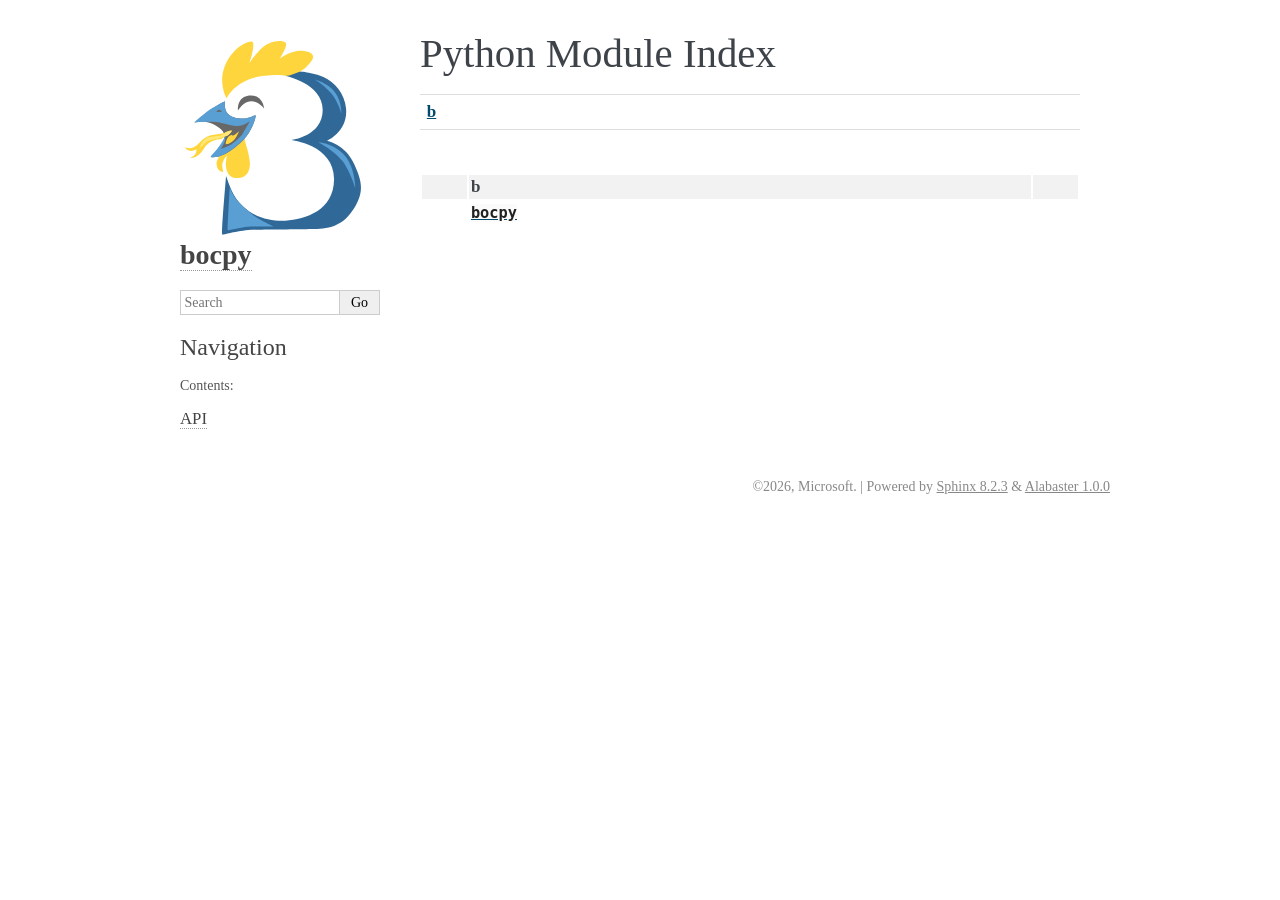
<file: docs/sphinx/py-modindex.html>
<!DOCTYPE html>

<html lang="en" data-content_root="./">
  <head>
    <meta charset="utf-8" />
    <meta name="viewport" content="width=device-width, initial-scale=1.0" />
    <title>Python Module Index &#8212; bocpy 0.2.0 documentation</title>
    <link rel="stylesheet" type="text/css" href="_static/pygments.css?v=5ecbeea2" />
    <link rel="stylesheet" type="text/css" href="_static/basic.css?v=b08954a9" />
    <link rel="stylesheet" type="text/css" href="_static/alabaster.css?v=27fed22d" />
    <script src="_static/documentation_options.js?v=938c9ccc"></script>
    <script src="_static/doctools.js?v=9bcbadda"></script>
    <script src="_static/sphinx_highlight.js?v=dc90522c"></script>
    <link rel="icon" href="_static/favicon.ico"/>
    <link rel="index" title="Index" href="genindex.html" />
    <link rel="search" title="Search" href="search.html" />

   
  <link rel="stylesheet" href="_static/custom.css" type="text/css" />
  

  
  


    <script>
      DOCUMENTATION_OPTIONS.COLLAPSE_INDEX = true;
    </script>


  </head><body>
  

    <div class="document">
      <div class="documentwrapper">
        <div class="bodywrapper">
          

          <div class="body" role="main">
            

   <h1>Python Module Index</h1>

   <div class="modindex-jumpbox">
   <a href="#cap-b"><strong>b</strong></a>
   </div>

   <table class="indextable modindextable">
     <tr class="pcap"><td></td><td>&#160;</td><td></td></tr>
     <tr class="cap" id="cap-b"><td></td><td>
       <strong>b</strong></td><td></td></tr>
     <tr>
       <td></td>
       <td>
       <a href="api.html#module-bocpy"><code class="xref">bocpy</code></a></td><td>
       <em></em></td></tr>
   </table>


          </div>
          
        </div>
      </div>
      <div class="sphinxsidebar" role="navigation" aria-label="Main">
        <div class="sphinxsidebarwrapper">
            <p class="logo"><a href="index.html">
              <img class="logo" src="_static/logo-200.svg" alt="Logo of bocpy"/>
            </a></p>
<h1 class="logo"><a href="index.html">bocpy</a></h1>









<search id="searchbox" style="display: none" role="search">
    <div class="searchformwrapper">
    <form class="search" action="search.html" method="get">
      <input type="text" name="q" aria-labelledby="searchlabel" autocomplete="off" autocorrect="off" autocapitalize="off" spellcheck="false" placeholder="Search"/>
      <input type="submit" value="Go" />
    </form>
    </div>
</search>
<script>document.getElementById('searchbox').style.display = "block"</script><h3>Navigation</h3>
<p class="caption" role="heading"><span class="caption-text">Contents:</span></p>
<ul>
<li class="toctree-l1"><a class="reference internal" href="api.html">API</a></li>
</ul>

<div class="relations">
<h3>Related Topics</h3>
<ul>
  <li><a href="index.html">Documentation overview</a><ul>
  </ul></li>
</ul>
</div>








        </div>
      </div>
      <div class="clearer"></div>
    </div>
    <div class="footer">
      &#169;2026, Microsoft.
      
      |
      Powered by <a href="https://www.sphinx-doc.org/">Sphinx 8.2.3</a>
      &amp; <a href="https://alabaster.readthedocs.io">Alabaster 1.0.0</a>
      
    </div>

    

    
  </body>
</html>
</file>
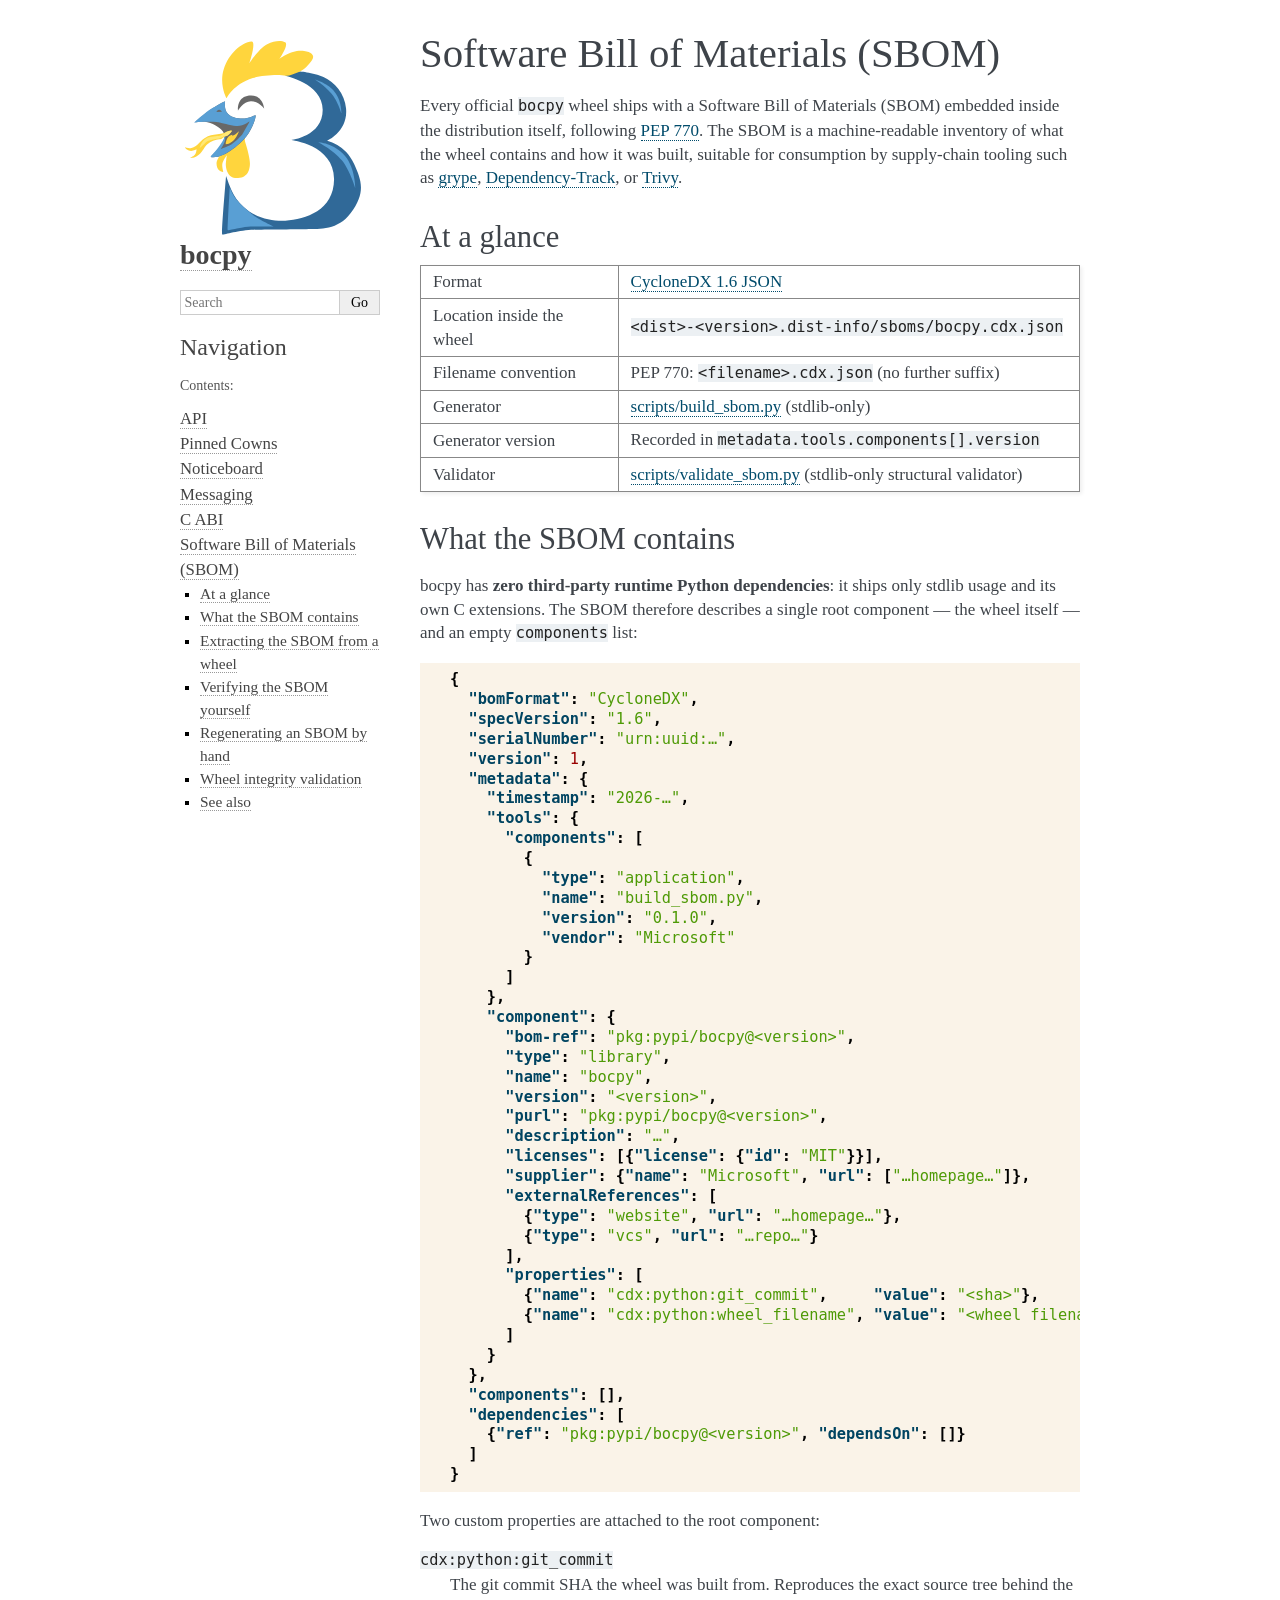
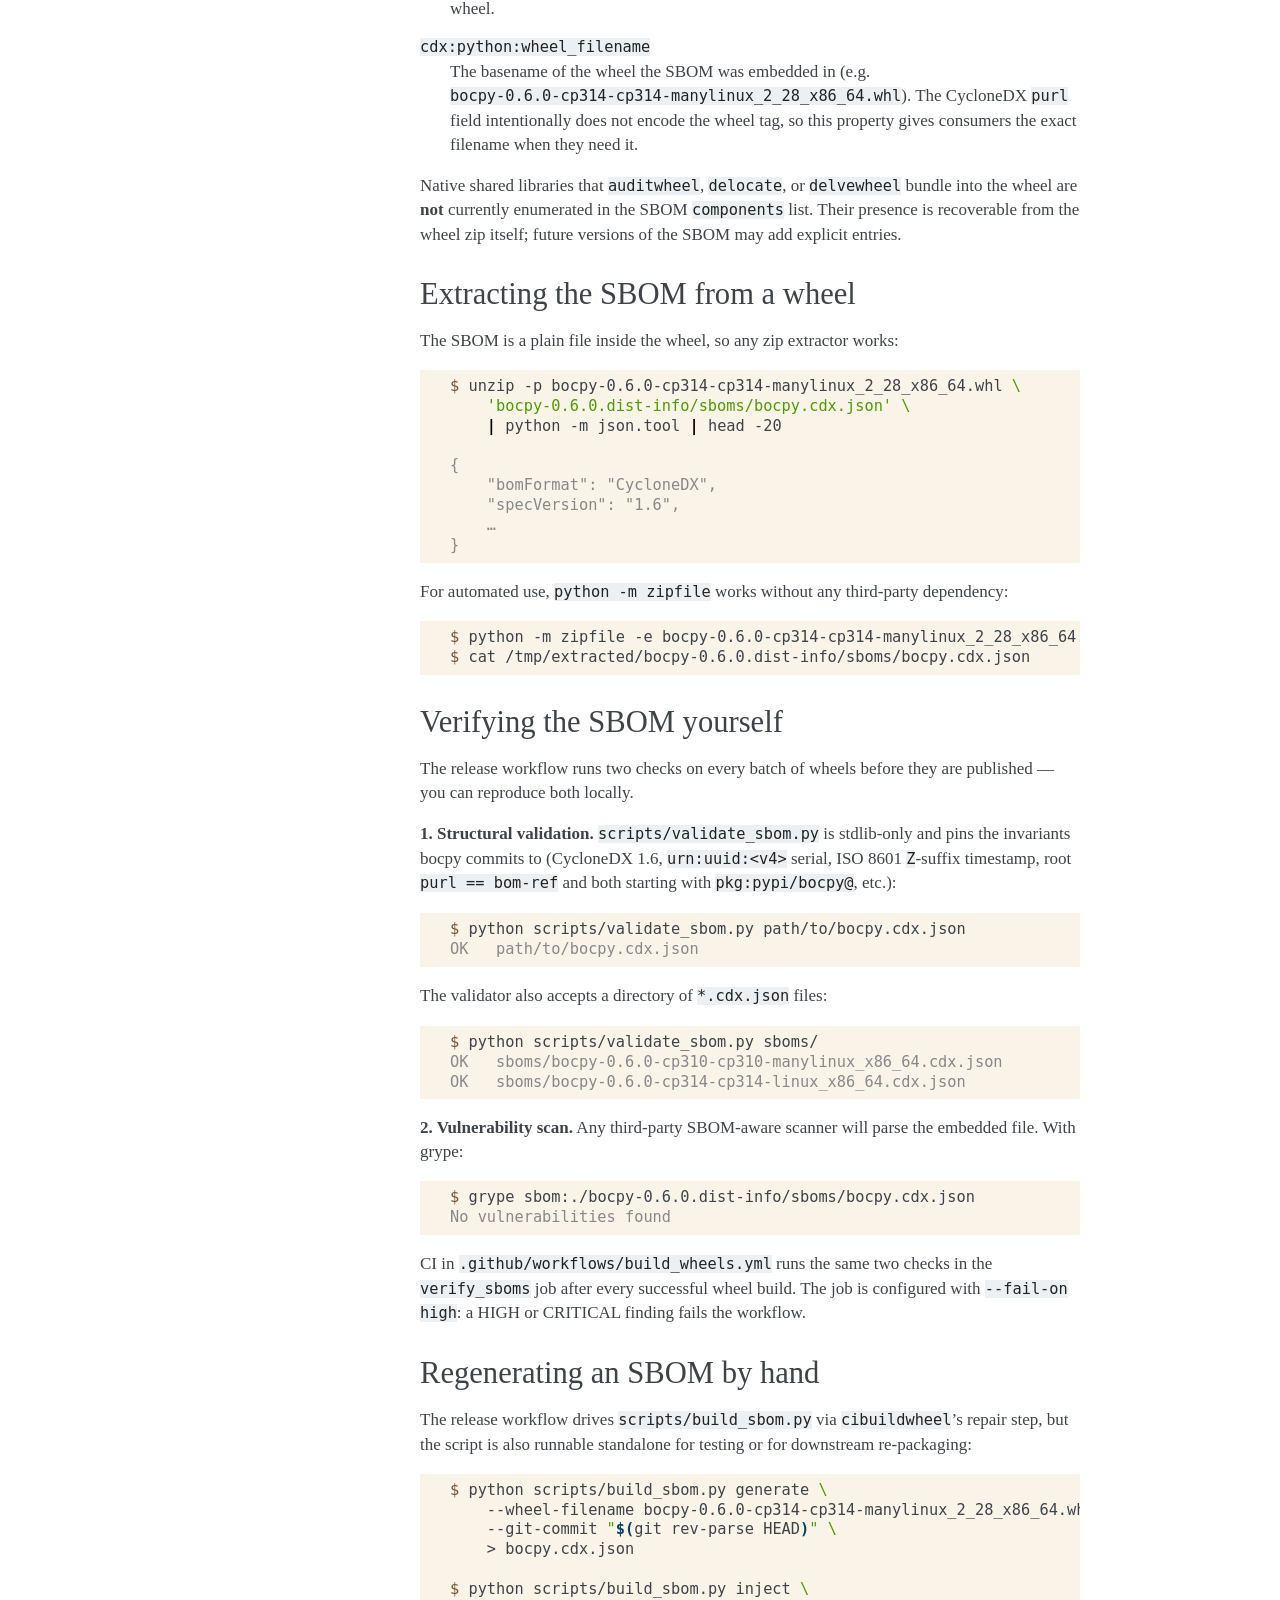
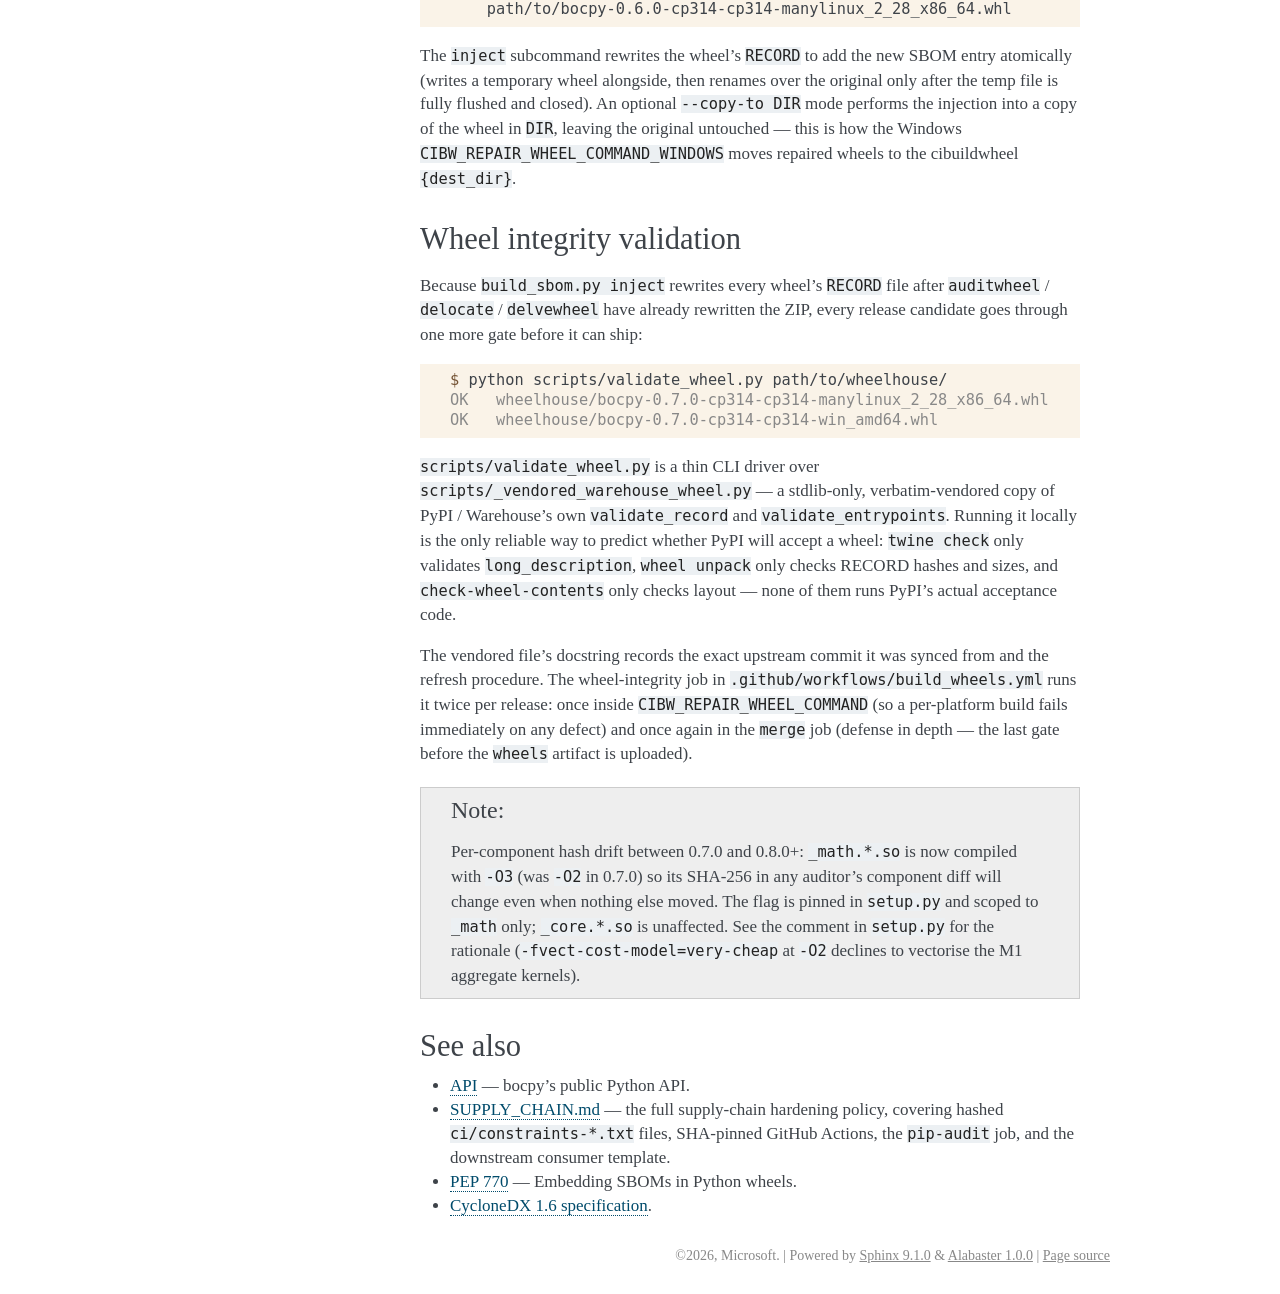
<file: docs/sphinx/sbom.html>
<!DOCTYPE html>

<html lang="en" data-content_root="./">
  <head>
    <meta charset="utf-8" />
    <meta name="viewport" content="width=device-width, initial-scale=1.0" /><meta name="viewport" content="width=device-width, initial-scale=1" />

    <title>Software Bill of Materials (SBOM) &#8212; bocpy 0.9.0 documentation</title>
    <link rel="stylesheet" type="text/css" href="_static/pygments.css?v=5ecbeea2" />
    <link rel="stylesheet" type="text/css" href="_static/basic.css?v=b08954a9" />
    <link rel="stylesheet" type="text/css" href="_static/alabaster.css?v=27fed22d" />
    <script src="_static/documentation_options.js?v=39bb1c6d"></script>
    <script src="_static/doctools.js?v=fd6eb6e6"></script>
    <script src="_static/sphinx_highlight.js?v=6ffebe34"></script>
    <link rel="icon" href="_static/favicon.ico"/>
    <link rel="index" title="Index" href="genindex.html" />
    <link rel="search" title="Search" href="search.html" />
    <link rel="prev" title="C ABI" href="c_abi.html" />
   
  <link rel="stylesheet" href="_static/custom.css" type="text/css" />
  

  
  

  </head><body>
  

    <div class="document">
      <div class="documentwrapper">
        <div class="bodywrapper">
          

          <div class="body" role="main">
            
  <section id="software-bill-of-materials-sbom">
<span id="sbom"></span><h1>Software Bill of Materials (SBOM)<a class="headerlink" href="#software-bill-of-materials-sbom" title="Link to this heading">¶</a></h1>
<p>Every official <code class="docutils literal notranslate"><span class="pre">bocpy</span></code> wheel ships with a Software Bill of Materials
(SBOM) embedded inside the distribution itself, following
<a class="reference external" href="https://peps.python.org/pep-0770/">PEP 770</a>.  The SBOM is a
machine-readable inventory of what the wheel contains and how it was
built, suitable for consumption by supply-chain tooling such as
<a class="reference external" href="https://github.com/anchore/grype">grype</a>,
<a class="reference external" href="https://dependencytrack.org">Dependency-Track</a>, or
<a class="reference external" href="https://github.com/aquasecurity/trivy">Trivy</a>.</p>
<section id="at-a-glance">
<h2>At a glance<a class="headerlink" href="#at-a-glance" title="Link to this heading">¶</a></h2>
<table class="docutils align-default">
<colgroup>
<col style="width: 30.0%" />
<col style="width: 70.0%" />
</colgroup>
<tbody>
<tr class="row-odd"><td><p>Format</p></td>
<td><p><a class="reference external" href="https://cyclonedx.org/specification/overview/">CycloneDX 1.6 JSON</a></p></td>
</tr>
<tr class="row-even"><td><p>Location inside the wheel</p></td>
<td><p><code class="docutils literal notranslate"><span class="pre">&lt;dist&gt;-&lt;version&gt;.dist-info/sboms/bocpy.cdx.json</span></code></p></td>
</tr>
<tr class="row-odd"><td><p>Filename convention</p></td>
<td><p>PEP 770: <code class="docutils literal notranslate"><span class="pre">&lt;filename&gt;.cdx.json</span></code> (no further suffix)</p></td>
</tr>
<tr class="row-even"><td><p>Generator</p></td>
<td><p><a class="reference external" href="https://github.com/microsoft/bocpy/blob/main/scripts/build_sbom.py">scripts/build_sbom.py</a>
(stdlib-only)</p></td>
</tr>
<tr class="row-odd"><td><p>Generator version</p></td>
<td><p>Recorded in <code class="docutils literal notranslate"><span class="pre">metadata.tools.components[].version</span></code></p></td>
</tr>
<tr class="row-even"><td><p>Validator</p></td>
<td><p><a class="reference external" href="https://github.com/microsoft/bocpy/blob/main/scripts/validate_sbom.py">scripts/validate_sbom.py</a>
(stdlib-only structural validator)</p></td>
</tr>
</tbody>
</table>
</section>
<section id="what-the-sbom-contains">
<h2>What the SBOM contains<a class="headerlink" href="#what-the-sbom-contains" title="Link to this heading">¶</a></h2>
<p>bocpy has <strong>zero third-party runtime Python dependencies</strong>: it ships
only stdlib usage and its own C extensions.  The SBOM therefore
describes a single root component — the wheel itself — and an empty
<code class="docutils literal notranslate"><span class="pre">components</span></code> list:</p>
<div class="highlight-json notranslate"><div class="highlight"><pre><span></span><span class="p">{</span>
<span class="w">  </span><span class="nt">&quot;bomFormat&quot;</span><span class="p">:</span><span class="w"> </span><span class="s2">&quot;CycloneDX&quot;</span><span class="p">,</span>
<span class="w">  </span><span class="nt">&quot;specVersion&quot;</span><span class="p">:</span><span class="w"> </span><span class="s2">&quot;1.6&quot;</span><span class="p">,</span>
<span class="w">  </span><span class="nt">&quot;serialNumber&quot;</span><span class="p">:</span><span class="w"> </span><span class="s2">&quot;urn:uuid:…&quot;</span><span class="p">,</span>
<span class="w">  </span><span class="nt">&quot;version&quot;</span><span class="p">:</span><span class="w"> </span><span class="mi">1</span><span class="p">,</span>
<span class="w">  </span><span class="nt">&quot;metadata&quot;</span><span class="p">:</span><span class="w"> </span><span class="p">{</span>
<span class="w">    </span><span class="nt">&quot;timestamp&quot;</span><span class="p">:</span><span class="w"> </span><span class="s2">&quot;2026-…&quot;</span><span class="p">,</span>
<span class="w">    </span><span class="nt">&quot;tools&quot;</span><span class="p">:</span><span class="w"> </span><span class="p">{</span>
<span class="w">      </span><span class="nt">&quot;components&quot;</span><span class="p">:</span><span class="w"> </span><span class="p">[</span>
<span class="w">        </span><span class="p">{</span>
<span class="w">          </span><span class="nt">&quot;type&quot;</span><span class="p">:</span><span class="w"> </span><span class="s2">&quot;application&quot;</span><span class="p">,</span>
<span class="w">          </span><span class="nt">&quot;name&quot;</span><span class="p">:</span><span class="w"> </span><span class="s2">&quot;build_sbom.py&quot;</span><span class="p">,</span>
<span class="w">          </span><span class="nt">&quot;version&quot;</span><span class="p">:</span><span class="w"> </span><span class="s2">&quot;0.1.0&quot;</span><span class="p">,</span>
<span class="w">          </span><span class="nt">&quot;vendor&quot;</span><span class="p">:</span><span class="w"> </span><span class="s2">&quot;Microsoft&quot;</span>
<span class="w">        </span><span class="p">}</span>
<span class="w">      </span><span class="p">]</span>
<span class="w">    </span><span class="p">},</span>
<span class="w">    </span><span class="nt">&quot;component&quot;</span><span class="p">:</span><span class="w"> </span><span class="p">{</span>
<span class="w">      </span><span class="nt">&quot;bom-ref&quot;</span><span class="p">:</span><span class="w"> </span><span class="s2">&quot;pkg:pypi/bocpy@&lt;version&gt;&quot;</span><span class="p">,</span>
<span class="w">      </span><span class="nt">&quot;type&quot;</span><span class="p">:</span><span class="w"> </span><span class="s2">&quot;library&quot;</span><span class="p">,</span>
<span class="w">      </span><span class="nt">&quot;name&quot;</span><span class="p">:</span><span class="w"> </span><span class="s2">&quot;bocpy&quot;</span><span class="p">,</span>
<span class="w">      </span><span class="nt">&quot;version&quot;</span><span class="p">:</span><span class="w"> </span><span class="s2">&quot;&lt;version&gt;&quot;</span><span class="p">,</span>
<span class="w">      </span><span class="nt">&quot;purl&quot;</span><span class="p">:</span><span class="w"> </span><span class="s2">&quot;pkg:pypi/bocpy@&lt;version&gt;&quot;</span><span class="p">,</span>
<span class="w">      </span><span class="nt">&quot;description&quot;</span><span class="p">:</span><span class="w"> </span><span class="s2">&quot;…&quot;</span><span class="p">,</span>
<span class="w">      </span><span class="nt">&quot;licenses&quot;</span><span class="p">:</span><span class="w"> </span><span class="p">[{</span><span class="nt">&quot;license&quot;</span><span class="p">:</span><span class="w"> </span><span class="p">{</span><span class="nt">&quot;id&quot;</span><span class="p">:</span><span class="w"> </span><span class="s2">&quot;MIT&quot;</span><span class="p">}}],</span>
<span class="w">      </span><span class="nt">&quot;supplier&quot;</span><span class="p">:</span><span class="w"> </span><span class="p">{</span><span class="nt">&quot;name&quot;</span><span class="p">:</span><span class="w"> </span><span class="s2">&quot;Microsoft&quot;</span><span class="p">,</span><span class="w"> </span><span class="nt">&quot;url&quot;</span><span class="p">:</span><span class="w"> </span><span class="p">[</span><span class="s2">&quot;…homepage…&quot;</span><span class="p">]},</span>
<span class="w">      </span><span class="nt">&quot;externalReferences&quot;</span><span class="p">:</span><span class="w"> </span><span class="p">[</span>
<span class="w">        </span><span class="p">{</span><span class="nt">&quot;type&quot;</span><span class="p">:</span><span class="w"> </span><span class="s2">&quot;website&quot;</span><span class="p">,</span><span class="w"> </span><span class="nt">&quot;url&quot;</span><span class="p">:</span><span class="w"> </span><span class="s2">&quot;…homepage…&quot;</span><span class="p">},</span>
<span class="w">        </span><span class="p">{</span><span class="nt">&quot;type&quot;</span><span class="p">:</span><span class="w"> </span><span class="s2">&quot;vcs&quot;</span><span class="p">,</span><span class="w"> </span><span class="nt">&quot;url&quot;</span><span class="p">:</span><span class="w"> </span><span class="s2">&quot;…repo…&quot;</span><span class="p">}</span>
<span class="w">      </span><span class="p">],</span>
<span class="w">      </span><span class="nt">&quot;properties&quot;</span><span class="p">:</span><span class="w"> </span><span class="p">[</span>
<span class="w">        </span><span class="p">{</span><span class="nt">&quot;name&quot;</span><span class="p">:</span><span class="w"> </span><span class="s2">&quot;cdx:python:git_commit&quot;</span><span class="p">,</span><span class="w">     </span><span class="nt">&quot;value&quot;</span><span class="p">:</span><span class="w"> </span><span class="s2">&quot;&lt;sha&gt;&quot;</span><span class="p">},</span>
<span class="w">        </span><span class="p">{</span><span class="nt">&quot;name&quot;</span><span class="p">:</span><span class="w"> </span><span class="s2">&quot;cdx:python:wheel_filename&quot;</span><span class="p">,</span><span class="w"> </span><span class="nt">&quot;value&quot;</span><span class="p">:</span><span class="w"> </span><span class="s2">&quot;&lt;wheel filename&gt;&quot;</span><span class="p">}</span>
<span class="w">      </span><span class="p">]</span>
<span class="w">    </span><span class="p">}</span>
<span class="w">  </span><span class="p">},</span>
<span class="w">  </span><span class="nt">&quot;components&quot;</span><span class="p">:</span><span class="w"> </span><span class="p">[],</span>
<span class="w">  </span><span class="nt">&quot;dependencies&quot;</span><span class="p">:</span><span class="w"> </span><span class="p">[</span>
<span class="w">    </span><span class="p">{</span><span class="nt">&quot;ref&quot;</span><span class="p">:</span><span class="w"> </span><span class="s2">&quot;pkg:pypi/bocpy@&lt;version&gt;&quot;</span><span class="p">,</span><span class="w"> </span><span class="nt">&quot;dependsOn&quot;</span><span class="p">:</span><span class="w"> </span><span class="p">[]}</span>
<span class="w">  </span><span class="p">]</span>
<span class="p">}</span>
</pre></div>
</div>
<p>Two custom properties are attached to the root component:</p>
<dl class="simple">
<dt><code class="docutils literal notranslate"><span class="pre">cdx:python:git_commit</span></code></dt><dd><p>The git commit SHA the wheel was built from.  Reproduces the
exact source tree behind the wheel.</p>
</dd>
<dt><code class="docutils literal notranslate"><span class="pre">cdx:python:wheel_filename</span></code></dt><dd><p>The basename of the wheel the SBOM was embedded in
(e.g. <code class="docutils literal notranslate"><span class="pre">bocpy-0.6.0-cp314-cp314-manylinux_2_28_x86_64.whl</span></code>).
The CycloneDX <code class="docutils literal notranslate"><span class="pre">purl</span></code> field intentionally does not encode the
wheel tag, so this property gives consumers the exact filename
when they need it.</p>
</dd>
</dl>
<p>Native shared libraries that <code class="docutils literal notranslate"><span class="pre">auditwheel</span></code>, <code class="docutils literal notranslate"><span class="pre">delocate</span></code>, or
<code class="docutils literal notranslate"><span class="pre">delvewheel</span></code> bundle into the wheel are <strong>not</strong> currently enumerated
in the SBOM <code class="docutils literal notranslate"><span class="pre">components</span></code> list.  Their presence is recoverable from
the wheel zip itself; future versions of the SBOM may add explicit
entries.</p>
</section>
<section id="extracting-the-sbom-from-a-wheel">
<h2>Extracting the SBOM from a wheel<a class="headerlink" href="#extracting-the-sbom-from-a-wheel" title="Link to this heading">¶</a></h2>
<p>The SBOM is a plain file inside the wheel, so any zip extractor works:</p>
<div class="highlight-console notranslate"><div class="highlight"><pre><span></span><span class="gp">$ </span>unzip<span class="w"> </span>-p<span class="w"> </span>bocpy-0.6.0-cp314-cp314-manylinux_2_28_x86_64.whl<span class="w"> </span><span class="se">\</span>
<span class="w">    </span><span class="s1">&#39;bocpy-0.6.0.dist-info/sboms/bocpy.cdx.json&#39;</span><span class="w"> </span><span class="se">\</span>
<span class="w">    </span><span class="p">|</span><span class="w"> </span>python<span class="w"> </span>-m<span class="w"> </span>json.tool<span class="w"> </span><span class="p">|</span><span class="w"> </span>head<span class="w"> </span>-20

<span class="go">{</span>
<span class="go">    &quot;bomFormat&quot;: &quot;CycloneDX&quot;,</span>
<span class="go">    &quot;specVersion&quot;: &quot;1.6&quot;,</span>
<span class="go">    …</span>
<span class="go">}</span>
</pre></div>
</div>
<p>For automated use, <code class="docutils literal notranslate"><span class="pre">python</span> <span class="pre">-m</span> <span class="pre">zipfile</span></code> works without any third-party
dependency:</p>
<div class="highlight-console notranslate"><div class="highlight"><pre><span></span><span class="gp">$ </span>python<span class="w"> </span>-m<span class="w"> </span>zipfile<span class="w"> </span>-e<span class="w"> </span>bocpy-0.6.0-cp314-cp314-manylinux_2_28_x86_64.whl<span class="w"> </span>/tmp/extracted/
<span class="gp">$ </span>cat<span class="w"> </span>/tmp/extracted/bocpy-0.6.0.dist-info/sboms/bocpy.cdx.json
</pre></div>
</div>
</section>
<section id="verifying-the-sbom-yourself">
<h2>Verifying the SBOM yourself<a class="headerlink" href="#verifying-the-sbom-yourself" title="Link to this heading">¶</a></h2>
<p>The release workflow runs two checks on every batch of wheels before
they are published — you can reproduce both locally.</p>
<p><strong>1. Structural validation.</strong>  <code class="docutils literal notranslate"><span class="pre">scripts/validate_sbom.py</span></code> is
stdlib-only and pins the invariants bocpy commits to (CycloneDX 1.6,
<code class="docutils literal notranslate"><span class="pre">urn:uuid:&lt;v4&gt;</span></code> serial, ISO 8601 <code class="docutils literal notranslate"><span class="pre">Z</span></code>-suffix timestamp, root
<code class="docutils literal notranslate"><span class="pre">purl</span> <span class="pre">==</span> <span class="pre">bom-ref</span></code> and both starting with <code class="docutils literal notranslate"><span class="pre">pkg:pypi/bocpy&#64;</span></code>, etc.):</p>
<div class="highlight-console notranslate"><div class="highlight"><pre><span></span><span class="gp">$ </span>python<span class="w"> </span>scripts/validate_sbom.py<span class="w"> </span>path/to/bocpy.cdx.json
<span class="go">OK   path/to/bocpy.cdx.json</span>
</pre></div>
</div>
<p>The validator also accepts a directory of <code class="docutils literal notranslate"><span class="pre">*.cdx.json</span></code> files:</p>
<div class="highlight-console notranslate"><div class="highlight"><pre><span></span><span class="gp">$ </span>python<span class="w"> </span>scripts/validate_sbom.py<span class="w"> </span>sboms/
<span class="go">OK   sboms/bocpy-0.6.0-cp310-cp310-manylinux_x86_64.cdx.json</span>
<span class="go">OK   sboms/bocpy-0.6.0-cp314-cp314-linux_x86_64.cdx.json</span>
</pre></div>
</div>
<p><strong>2. Vulnerability scan.</strong>  Any third-party SBOM-aware scanner will
parse the embedded file.  With grype:</p>
<div class="highlight-console notranslate"><div class="highlight"><pre><span></span><span class="gp">$ </span>grype<span class="w"> </span>sbom:./bocpy-0.6.0.dist-info/sboms/bocpy.cdx.json
<span class="go">No vulnerabilities found</span>
</pre></div>
</div>
<p>CI in <code class="docutils literal notranslate"><span class="pre">.github/workflows/build_wheels.yml</span></code> runs the same two checks
in the <code class="docutils literal notranslate"><span class="pre">verify_sboms</span></code> job after every successful wheel build.  The
job is configured with <code class="docutils literal notranslate"><span class="pre">--fail-on</span> <span class="pre">high</span></code>: a HIGH or CRITICAL finding
fails the workflow.</p>
</section>
<section id="regenerating-an-sbom-by-hand">
<h2>Regenerating an SBOM by hand<a class="headerlink" href="#regenerating-an-sbom-by-hand" title="Link to this heading">¶</a></h2>
<p>The release workflow drives <code class="docutils literal notranslate"><span class="pre">scripts/build_sbom.py</span></code> via
<code class="docutils literal notranslate"><span class="pre">cibuildwheel</span></code>’s repair step, but the script is also runnable
standalone for testing or for downstream re-packaging:</p>
<div class="highlight-console notranslate"><div class="highlight"><pre><span></span><span class="gp">$ </span>python<span class="w"> </span>scripts/build_sbom.py<span class="w"> </span>generate<span class="w"> </span><span class="se">\</span>
<span class="w">    </span>--wheel-filename<span class="w"> </span>bocpy-0.6.0-cp314-cp314-manylinux_2_28_x86_64.whl<span class="w"> </span><span class="se">\</span>
<span class="w">    </span>--git-commit<span class="w"> </span><span class="s2">&quot;</span><span class="k">$(</span>git<span class="w"> </span>rev-parse<span class="w"> </span>HEAD<span class="k">)</span><span class="s2">&quot;</span><span class="w"> </span><span class="se">\</span>
<span class="w">    </span>&gt;<span class="w"> </span>bocpy.cdx.json

<span class="gp">$ </span>python<span class="w"> </span>scripts/build_sbom.py<span class="w"> </span>inject<span class="w"> </span><span class="se">\</span>
<span class="w">    </span>path/to/bocpy-0.6.0-cp314-cp314-manylinux_2_28_x86_64.whl
</pre></div>
</div>
<p>The <code class="docutils literal notranslate"><span class="pre">inject</span></code> subcommand rewrites the wheel’s <code class="docutils literal notranslate"><span class="pre">RECORD</span></code> to add the
new SBOM entry atomically (writes a temporary wheel alongside, then
renames over the original only after the temp file is fully flushed
and closed).  An optional <code class="docutils literal notranslate"><span class="pre">--copy-to</span> <span class="pre">DIR</span></code> mode performs the
injection into a copy of the wheel in <code class="docutils literal notranslate"><span class="pre">DIR</span></code>, leaving the original
untouched — this is how the Windows <code class="docutils literal notranslate"><span class="pre">CIBW_REPAIR_WHEEL_COMMAND_WINDOWS</span></code>
moves repaired wheels to the cibuildwheel <code class="docutils literal notranslate"><span class="pre">{dest_dir}</span></code>.</p>
</section>
<section id="wheel-integrity-validation">
<h2>Wheel integrity validation<a class="headerlink" href="#wheel-integrity-validation" title="Link to this heading">¶</a></h2>
<p>Because <code class="docutils literal notranslate"><span class="pre">build_sbom.py</span> <span class="pre">inject</span></code> rewrites every wheel’s <code class="docutils literal notranslate"><span class="pre">RECORD</span></code>
file after <code class="docutils literal notranslate"><span class="pre">auditwheel</span></code> / <code class="docutils literal notranslate"><span class="pre">delocate</span></code> / <code class="docutils literal notranslate"><span class="pre">delvewheel</span></code> have already
rewritten the ZIP, every release candidate goes through one more gate
before it can ship:</p>
<div class="highlight-console notranslate"><div class="highlight"><pre><span></span><span class="gp">$ </span>python<span class="w"> </span>scripts/validate_wheel.py<span class="w"> </span>path/to/wheelhouse/
<span class="go">OK   wheelhouse/bocpy-0.7.0-cp314-cp314-manylinux_2_28_x86_64.whl</span>
<span class="go">OK   wheelhouse/bocpy-0.7.0-cp314-cp314-win_amd64.whl</span>
</pre></div>
</div>
<p><code class="docutils literal notranslate"><span class="pre">scripts/validate_wheel.py</span></code> is a thin CLI driver over
<code class="docutils literal notranslate"><span class="pre">scripts/_vendored_warehouse_wheel.py</span></code> — a stdlib-only,
verbatim-vendored copy of PyPI / Warehouse’s own
<code class="docutils literal notranslate"><span class="pre">validate_record</span></code> and <code class="docutils literal notranslate"><span class="pre">validate_entrypoints</span></code>.  Running it locally
is the only reliable way to predict whether PyPI will accept a wheel:
<code class="docutils literal notranslate"><span class="pre">twine</span> <span class="pre">check</span></code> only validates <code class="docutils literal notranslate"><span class="pre">long_description</span></code>, <code class="docutils literal notranslate"><span class="pre">wheel</span> <span class="pre">unpack</span></code>
only checks RECORD hashes and sizes, and <code class="docutils literal notranslate"><span class="pre">check-wheel-contents</span></code> only
checks layout — none of them runs PyPI’s actual acceptance code.</p>
<p>The vendored file’s docstring records the exact upstream commit it
was synced from and the refresh procedure.  The wheel-integrity job
in <code class="docutils literal notranslate"><span class="pre">.github/workflows/build_wheels.yml</span></code> runs it twice per release:
once inside <code class="docutils literal notranslate"><span class="pre">CIBW_REPAIR_WHEEL_COMMAND</span></code> (so a per-platform build
fails immediately on any defect) and once again in the <code class="docutils literal notranslate"><span class="pre">merge</span></code> job
(defense in depth — the last gate before the <code class="docutils literal notranslate"><span class="pre">wheels</span></code> artifact is
uploaded).</p>
<div class="admonition note">
<p class="admonition-title">Note</p>
<p>Per-component hash drift between 0.7.0 and 0.8.0+: <code class="docutils literal notranslate"><span class="pre">_math.*.so</span></code>
is now compiled with <code class="docutils literal notranslate"><span class="pre">-O3</span></code> (was <code class="docutils literal notranslate"><span class="pre">-O2</span></code> in 0.7.0) so its
SHA-256 in any auditor’s component diff will change even when
nothing else moved. The flag is pinned in <code class="docutils literal notranslate"><span class="pre">setup.py</span></code> and scoped
to <code class="docutils literal notranslate"><span class="pre">_math</span></code> only; <code class="docutils literal notranslate"><span class="pre">_core.*.so</span></code> is unaffected. See the comment
in <code class="docutils literal notranslate"><span class="pre">setup.py</span></code> for the rationale (<code class="docutils literal notranslate"><span class="pre">-fvect-cost-model=very-cheap</span></code>
at <code class="docutils literal notranslate"><span class="pre">-O2</span></code> declines to vectorise the M1 aggregate kernels).</p>
</div>
</section>
<section id="see-also">
<h2>See also<a class="headerlink" href="#see-also" title="Link to this heading">¶</a></h2>
<ul class="simple">
<li><p><a class="reference internal" href="api.html#api"><span class="std std-ref">API</span></a> — bocpy’s public Python API.</p></li>
<li><p><a class="reference external" href="https://github.com/microsoft/bocpy/blob/main/SUPPLY_CHAIN.md">SUPPLY_CHAIN.md</a> —
the full supply-chain hardening policy, covering hashed
<code class="docutils literal notranslate"><span class="pre">ci/constraints-*.txt</span></code> files, SHA-pinned GitHub Actions, the
<code class="docutils literal notranslate"><span class="pre">pip-audit</span></code> job, and the downstream consumer template.</p></li>
<li><p><a class="reference external" href="https://peps.python.org/pep-0770/">PEP 770</a> — Embedding SBOMs in
Python wheels.</p></li>
<li><p><a class="reference external" href="https://cyclonedx.org/specification/overview/">CycloneDX 1.6 specification</a>.</p></li>
</ul>
</section>
</section>


          </div>
          
        </div>
      </div>
      <div class="sphinxsidebar" role="navigation" aria-label="Main">
        <div class="sphinxsidebarwrapper">
            <p class="logo"><a href="index.html">
              <img class="logo" src="_static/logo-200.svg" alt="Logo of bocpy"/>
            </a></p>
<h1 class="logo"><a href="index.html">bocpy</a></h1>









<search id="searchbox" style="display: none" role="search">
    <div class="searchformwrapper">
    <form class="search" action="search.html" method="get">
      <input type="text" name="q" aria-labelledby="searchlabel" autocomplete="off" autocorrect="off" autocapitalize="off" spellcheck="false" placeholder="Search"/>
      <input type="submit" value="Go" />
    </form>
    </div>
</search>
<script>document.getElementById('searchbox').style.display = "block"</script><h3>Navigation</h3>
<p class="caption" role="heading"><span class="caption-text">Contents:</span></p>
<ul class="current">
<li class="toctree-l1"><a class="reference internal" href="api.html">API</a></li>
<li class="toctree-l1"><a class="reference internal" href="pinned_cowns.html">Pinned Cowns</a></li>
<li class="toctree-l1"><a class="reference internal" href="noticeboard.html">Noticeboard</a></li>
<li class="toctree-l1"><a class="reference internal" href="messaging.html">Messaging</a></li>
<li class="toctree-l1"><a class="reference internal" href="c_abi.html">C ABI</a></li>
<li class="toctree-l1 current"><a class="current reference internal" href="#">Software Bill of Materials (SBOM)</a><ul>
<li class="toctree-l2"><a class="reference internal" href="#at-a-glance">At a glance</a></li>
<li class="toctree-l2"><a class="reference internal" href="#what-the-sbom-contains">What the SBOM contains</a></li>
<li class="toctree-l2"><a class="reference internal" href="#extracting-the-sbom-from-a-wheel">Extracting the SBOM from a wheel</a></li>
<li class="toctree-l2"><a class="reference internal" href="#verifying-the-sbom-yourself">Verifying the SBOM yourself</a></li>
<li class="toctree-l2"><a class="reference internal" href="#regenerating-an-sbom-by-hand">Regenerating an SBOM by hand</a></li>
<li class="toctree-l2"><a class="reference internal" href="#wheel-integrity-validation">Wheel integrity validation</a></li>
<li class="toctree-l2"><a class="reference internal" href="#see-also">See also</a></li>
</ul>
</li>
</ul>

<div class="relations">
<h3>Related Topics</h3>
<ul>
  <li><a href="index.html">Documentation overview</a><ul>
      <li>Previous: <a href="c_abi.html" title="previous chapter">C ABI</a></li>
  </ul></li>
</ul>
</div>








        </div>
      </div>
      <div class="clearer"></div>
    </div>
    <div class="footer">
      &#169;2026, Microsoft.
      
      |
      Powered by <a href="https://www.sphinx-doc.org/">Sphinx 9.1.0</a>
      &amp; <a href="https://alabaster.readthedocs.io">Alabaster 1.0.0</a>
      
      |
      <a href="_sources/sbom.rst.txt"
          rel="nofollow">Page source</a>
    </div>

    

    
  </body>
</html>
</file>
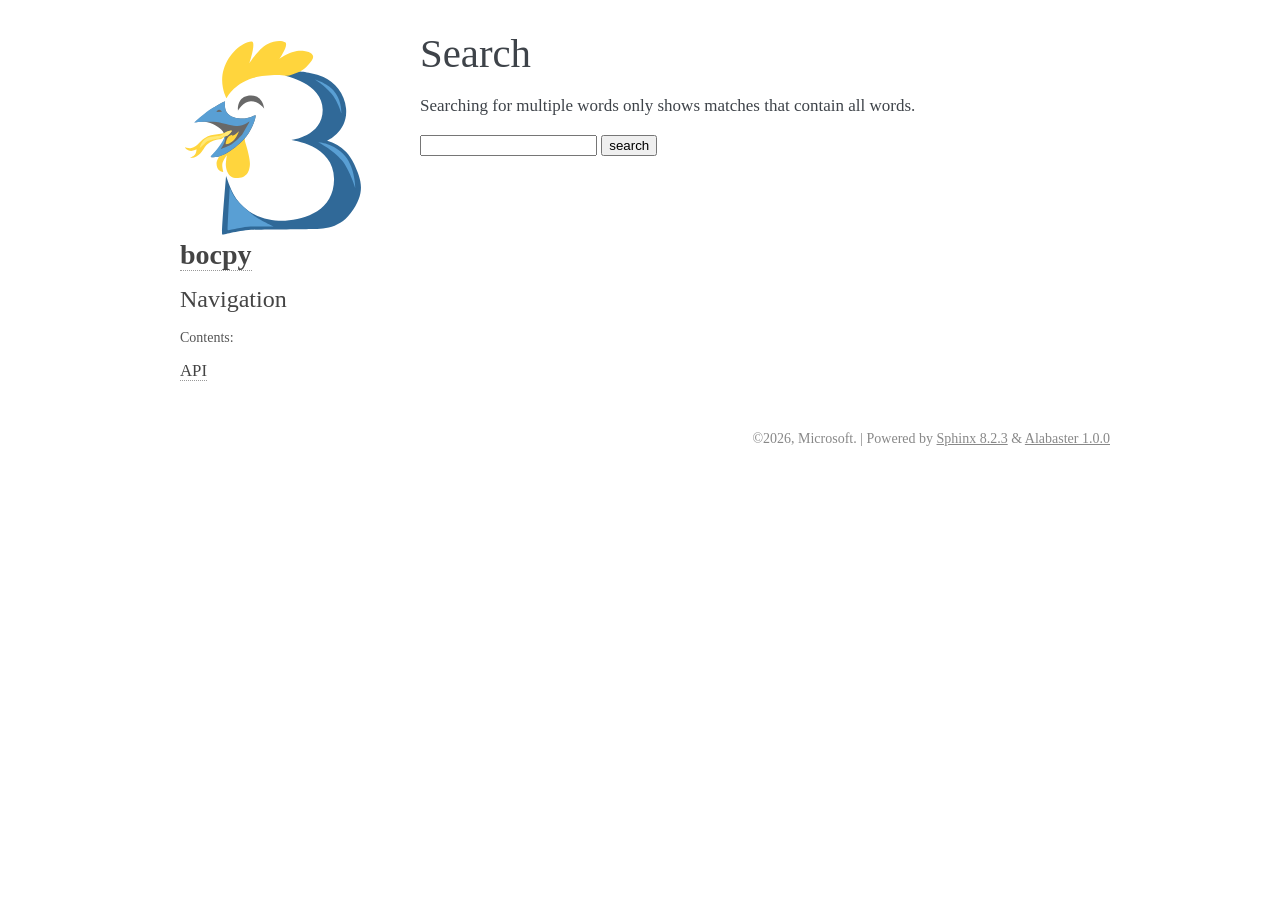
<file: docs/sphinx/search.html>
<!DOCTYPE html>

<html lang="en" data-content_root="./">
  <head>
    <meta charset="utf-8" />
    <meta name="viewport" content="width=device-width, initial-scale=1.0" />
    <title>Search &#8212; bocpy 0.2.0 documentation</title>
    <link rel="stylesheet" type="text/css" href="_static/pygments.css?v=5ecbeea2" />
    <link rel="stylesheet" type="text/css" href="_static/basic.css?v=b08954a9" />
    <link rel="stylesheet" type="text/css" href="_static/alabaster.css?v=27fed22d" />
    
    <script src="_static/documentation_options.js?v=938c9ccc"></script>
    <script src="_static/doctools.js?v=9bcbadda"></script>
    <script src="_static/sphinx_highlight.js?v=dc90522c"></script>
    <script src="_static/searchtools.js"></script>
    <script src="_static/language_data.js"></script>
    <link rel="icon" href="_static/favicon.ico"/>
    <link rel="index" title="Index" href="genindex.html" />
    <link rel="search" title="Search" href="#" />
    <script src="searchindex.js" defer="defer"></script>
    <meta name="robots" content="noindex" />
    
   
  <link rel="stylesheet" href="_static/custom.css" type="text/css" />
  

  
  


  </head><body>
  

    <div class="document">
      <div class="documentwrapper">
        <div class="bodywrapper">
          

          <div class="body" role="main">
            
  <h1 id="search-documentation">Search</h1>
  
  <noscript>
  <div class="admonition warning">
  <p>
    Please activate JavaScript to enable the search
    functionality.
  </p>
  </div>
  </noscript>
  
  
  <p>
    Searching for multiple words only shows matches that contain
    all words.
  </p>
  
  
  <form action="" method="get">
    <input type="text" name="q" aria-labelledby="search-documentation" value="" autocomplete="off" autocorrect="off" autocapitalize="off" spellcheck="false"/>
    <input type="submit" value="search" />
    <span id="search-progress" style="padding-left: 10px"></span>
  </form>
  
  
  <div id="search-results"></div>
  

          </div>
          
        </div>
      </div>
      <div class="sphinxsidebar" role="navigation" aria-label="Main">
        <div class="sphinxsidebarwrapper">
            <p class="logo"><a href="index.html">
              <img class="logo" src="_static/logo-200.svg" alt="Logo of bocpy"/>
            </a></p>
<h1 class="logo"><a href="index.html">bocpy</a></h1>








<h3>Navigation</h3>
<p class="caption" role="heading"><span class="caption-text">Contents:</span></p>
<ul>
<li class="toctree-l1"><a class="reference internal" href="api.html">API</a></li>
</ul>

<div class="relations">
<h3>Related Topics</h3>
<ul>
  <li><a href="index.html">Documentation overview</a><ul>
  </ul></li>
</ul>
</div>








        </div>
      </div>
      <div class="clearer"></div>
    </div>
    <div class="footer">
      &#169;2026, Microsoft.
      
      |
      Powered by <a href="https://www.sphinx-doc.org/">Sphinx 8.2.3</a>
      &amp; <a href="https://alabaster.readthedocs.io">Alabaster 1.0.0</a>
      
    </div>

    

    
  </body>
</html>
</file>
<file: docs/styles/boc.css>
.animate-img>img {
    transition: transform 0.2s ease-in-out
}

@media (prefers-reduced-motion: reduce) {
    .animate-img>img {
        transition: none
    }
}

.animate-img:hover>img {
    transform: scale(1.1)
}

.rc-footer a {
    color: var(--bs-body-color);
    text-decoration: none;
}
</file>
<file: docs/sphinx/_static/pygments.css>
pre { line-height: 125%; }
td.linenos .normal { color: inherit; background-color: transparent; padding-left: 5px; padding-right: 5px; }
span.linenos { color: inherit; background-color: transparent; padding-left: 5px; padding-right: 5px; }
td.linenos .special { color: #000000; background-color: #ffffc0; padding-left: 5px; padding-right: 5px; }
span.linenos.special { color: #000000; background-color: #ffffc0; padding-left: 5px; padding-right: 5px; }
.highlight .hll { background-color: #ffffcc }
.highlight { background: #f8f8f8; }
.highlight .c { color: #8F5902; font-style: italic } /* Comment */
.highlight .err { color: #A40000; border: 1px solid #EF2929 } /* Error */
.highlight .g { color: #000 } /* Generic */
.highlight .k { color: #004461; font-weight: bold } /* Keyword */
.highlight .l { color: #000 } /* Literal */
.highlight .n { color: #000 } /* Name */
.highlight .o { color: #582800 } /* Operator */
.highlight .x { color: #000 } /* Other */
.highlight .p { color: #000; font-weight: bold } /* Punctuation */
.highlight .ch { color: #8F5902; font-style: italic } /* Comment.Hashbang */
.highlight .cm { color: #8F5902; font-style: italic } /* Comment.Multiline */
.highlight .cp { color: #8F5902 } /* Comment.Preproc */
.highlight .cpf { color: #8F5902; font-style: italic } /* Comment.PreprocFile */
.highlight .c1 { color: #8F5902; font-style: italic } /* Comment.Single */
.highlight .cs { color: #8F5902; font-style: italic } /* Comment.Special */
.highlight .gd { color: #A40000 } /* Generic.Deleted */
.highlight .ge { color: #000; font-style: italic } /* Generic.Emph */
.highlight .ges { color: #000 } /* Generic.EmphStrong */
.highlight .gr { color: #EF2929 } /* Generic.Error */
.highlight .gh { color: #000080; font-weight: bold } /* Generic.Heading */
.highlight .gi { color: #00A000 } /* Generic.Inserted */
.highlight .go { color: #888 } /* Generic.Output */
.highlight .gp { color: #745334 } /* Generic.Prompt */
.highlight .gs { color: #000; font-weight: bold } /* Generic.Strong */
.highlight .gu { color: #800080; font-weight: bold } /* Generic.Subheading */
.highlight .gt { color: #A40000; font-weight: bold } /* Generic.Traceback */
.highlight .kc { color: #004461; font-weight: bold } /* Keyword.Constant */
.highlight .kd { color: #004461; font-weight: bold } /* Keyword.Declaration */
.highlight .kn { color: #004461; font-weight: bold } /* Keyword.Namespace */
.highlight .kp { color: #004461; font-weight: bold } /* Keyword.Pseudo */
.highlight .kr { color: #004461; font-weight: bold } /* Keyword.Reserved */
.highlight .kt { color: #004461; font-weight: bold } /* Keyword.Type */
.highlight .ld { color: #000 } /* Literal.Date */
.highlight .m { color: #900 } /* Literal.Number */
.highlight .s { color: #4E9A06 } /* Literal.String */
.highlight .na { color: #C4A000 } /* Name.Attribute */
.highlight .nb { color: #004461 } /* Name.Builtin */
.highlight .nc { color: #000 } /* Name.Class */
.highlight .no { color: #000 } /* Name.Constant */
.highlight .nd { color: #888 } /* Name.Decorator */
.highlight .ni { color: #CE5C00 } /* Name.Entity */
.highlight .ne { color: #C00; font-weight: bold } /* Name.Exception */
.highlight .nf { color: #000 } /* Name.Function */
.highlight .nl { color: #F57900 } /* Name.Label */
.highlight .nn { color: #000 } /* Name.Namespace */
.highlight .nx { color: #000 } /* Name.Other */
.highlight .py { color: #000 } /* Name.Property */
.highlight .nt { color: #004461; font-weight: bold } /* Name.Tag */
.highlight .nv { color: #000 } /* Name.Variable */
.highlight .ow { color: #004461; font-weight: bold } /* Operator.Word */
.highlight .pm { color: #000; font-weight: bold } /* Punctuation.Marker */
.highlight .w { color: #F8F8F8 } /* Text.Whitespace */
.highlight .mb { color: #900 } /* Literal.Number.Bin */
.highlight .mf { color: #900 } /* Literal.Number.Float */
.highlight .mh { color: #900 } /* Literal.Number.Hex */
.highlight .mi { color: #900 } /* Literal.Number.Integer */
.highlight .mo { color: #900 } /* Literal.Number.Oct */
.highlight .sa { color: #4E9A06 } /* Literal.String.Affix */
.highlight .sb { color: #4E9A06 } /* Literal.String.Backtick */
.highlight .sc { color: #4E9A06 } /* Literal.String.Char */
.highlight .dl { color: #4E9A06 } /* Literal.String.Delimiter */
.highlight .sd { color: #8F5902; font-style: italic } /* Literal.String.Doc */
.highlight .s2 { color: #4E9A06 } /* Literal.String.Double */
.highlight .se { color: #4E9A06 } /* Literal.String.Escape */
.highlight .sh { color: #4E9A06 } /* Literal.String.Heredoc */
.highlight .si { color: #4E9A06 } /* Literal.String.Interpol */
.highlight .sx { color: #4E9A06 } /* Literal.String.Other */
.highlight .sr { color: #4E9A06 } /* Literal.String.Regex */
.highlight .s1 { color: #4E9A06 } /* Literal.String.Single */
.highlight .ss { color: #4E9A06 } /* Literal.String.Symbol */
.highlight .bp { color: #3465A4 } /* Name.Builtin.Pseudo */
.highlight .fm { color: #000 } /* Name.Function.Magic */
.highlight .vc { color: #000 } /* Name.Variable.Class */
.highlight .vg { color: #000 } /* Name.Variable.Global */
.highlight .vi { color: #000 } /* Name.Variable.Instance */
.highlight .vm { color: #000 } /* Name.Variable.Magic */
.highlight .il { color: #900 } /* Literal.Number.Integer.Long */
</file>
<file: docs/sphinx/_static/basic.css>
/*
 * Sphinx stylesheet -- basic theme.
 */

/* -- main layout ----------------------------------------------------------- */

div.clearer {
    clear: both;
}

div.section::after {
    display: block;
    content: '';
    clear: left;
}

/* -- relbar ---------------------------------------------------------------- */

div.related {
    width: 100%;
    font-size: 90%;
}

div.related h3 {
    display: none;
}

div.related ul {
    margin: 0;
    padding: 0 0 0 10px;
    list-style: none;
}

div.related li {
    display: inline;
}

div.related li.right {
    float: right;
    margin-right: 5px;
}

/* -- sidebar --------------------------------------------------------------- */

div.sphinxsidebarwrapper {
    padding: 10px 5px 0 10px;
}

div.sphinxsidebar {
    float: left;
    width: 230px;
    margin-left: -100%;
    font-size: 90%;
    word-wrap: break-word;
    overflow-wrap : break-word;
}

div.sphinxsidebar ul {
    list-style: none;
}

div.sphinxsidebar ul ul,
div.sphinxsidebar ul.want-points {
    margin-left: 20px;
    list-style: square;
}

div.sphinxsidebar ul ul {
    margin-top: 0;
    margin-bottom: 0;
}

div.sphinxsidebar form {
    margin-top: 10px;
}

div.sphinxsidebar input {
    border: 1px solid #98dbcc;
    font-family: sans-serif;
    font-size: 1em;
}

div.sphinxsidebar #searchbox form.search {
    overflow: hidden;
}

div.sphinxsidebar #searchbox input[type="text"] {
    float: left;
    width: 80%;
    padding: 0.25em;
    box-sizing: border-box;
}

div.sphinxsidebar #searchbox input[type="submit"] {
    float: left;
    width: 20%;
    border-left: none;
    padding: 0.25em;
    box-sizing: border-box;
}


img {
    border: 0;
    max-width: 100%;
}

/* -- search page ----------------------------------------------------------- */

ul.search {
    margin-top: 10px;
}

ul.search li {
    padding: 5px 0;
}

ul.search li a {
    font-weight: bold;
}

ul.search li p.context {
    color: #888;
    margin: 2px 0 0 30px;
    text-align: left;
}

ul.keywordmatches li.goodmatch a {
    font-weight: bold;
}

/* -- index page ------------------------------------------------------------ */

table.contentstable {
    width: 90%;
    margin-left: auto;
    margin-right: auto;
}

table.contentstable p.biglink {
    line-height: 150%;
}

a.biglink {
    font-size: 1.3em;
}

span.linkdescr {
    font-style: italic;
    padding-top: 5px;
    font-size: 90%;
}

/* -- general index --------------------------------------------------------- */

table.indextable {
    width: 100%;
}

table.indextable td {
    text-align: left;
    vertical-align: top;
}

table.indextable ul {
    margin-top: 0;
    margin-bottom: 0;
    list-style-type: none;
}

table.indextable > tbody > tr > td > ul {
    padding-left: 0em;
}

table.indextable tr.pcap {
    height: 10px;
}

table.indextable tr.cap {
    margin-top: 10px;
    background-color: #f2f2f2;
}

img.toggler {
    margin-right: 3px;
    margin-top: 3px;
    cursor: pointer;
}

div.modindex-jumpbox {
    border-top: 1px solid #ddd;
    border-bottom: 1px solid #ddd;
    margin: 1em 0 1em 0;
    padding: 0.4em;
}

div.genindex-jumpbox {
    border-top: 1px solid #ddd;
    border-bottom: 1px solid #ddd;
    margin: 1em 0 1em 0;
    padding: 0.4em;
}

/* -- domain module index --------------------------------------------------- */

table.modindextable td {
    padding: 2px;
    border-collapse: collapse;
}

/* -- general body styles --------------------------------------------------- */

div.body {
    min-width: inherit;
    max-width: 800px;
}

div.body p, div.body dd, div.body li, div.body blockquote {
    -moz-hyphens: auto;
    -ms-hyphens: auto;
    -webkit-hyphens: auto;
    hyphens: auto;
}

a.headerlink {
    visibility: hidden;
}

a:visited {
    color: #551A8B;
}

h1:hover > a.headerlink,
h2:hover > a.headerlink,
h3:hover > a.headerlink,
h4:hover > a.headerlink,
h5:hover > a.headerlink,
h6:hover > a.headerlink,
dt:hover > a.headerlink,
caption:hover > a.headerlink,
p.caption:hover > a.headerlink,
div.code-block-caption:hover > a.headerlink {
    visibility: visible;
}

div.body p.caption {
    text-align: inherit;
}

div.body td {
    text-align: left;
}

.first {
    margin-top: 0 !important;
}

p.rubric {
    margin-top: 30px;
    font-weight: bold;
}

img.align-left, figure.align-left, .figure.align-left, object.align-left {
    clear: left;
    float: left;
    margin-right: 1em;
}

img.align-right, figure.align-right, .figure.align-right, object.align-right {
    clear: right;
    float: right;
    margin-left: 1em;
}

img.align-center, figure.align-center, .figure.align-center, object.align-center {
  display: block;
  margin-left: auto;
  margin-right: auto;
}

img.align-default, figure.align-default, .figure.align-default {
  display: block;
  margin-left: auto;
  margin-right: auto;
}

.align-left {
    text-align: left;
}

.align-center {
    text-align: center;
}

.align-default {
    text-align: center;
}

.align-right {
    text-align: right;
}

/* -- sidebars -------------------------------------------------------------- */

div.sidebar,
aside.sidebar {
    margin: 0 0 0.5em 1em;
    border: 1px solid #ddb;
    padding: 7px;
    background-color: #ffe;
    width: 40%;
    float: right;
    clear: right;
    overflow-x: auto;
}

p.sidebar-title {
    font-weight: bold;
}

nav.contents,
aside.topic,
div.admonition, div.topic, blockquote {
    clear: left;
}

/* -- topics ---------------------------------------------------------------- */

nav.contents,
aside.topic,
div.topic {
    border: 1px solid #ccc;
    padding: 7px;
    margin: 10px 0 10px 0;
}

p.topic-title {
    font-size: 1.1em;
    font-weight: bold;
    margin-top: 10px;
}

/* -- admonitions ----------------------------------------------------------- */

div.admonition {
    margin-top: 10px;
    margin-bottom: 10px;
    padding: 7px;
}

div.admonition dt {
    font-weight: bold;
}

p.admonition-title {
    margin: 0px 10px 5px 0px;
    font-weight: bold;
}

div.body p.centered {
    text-align: center;
    margin-top: 25px;
}

/* -- content of sidebars/topics/admonitions -------------------------------- */

div.sidebar > :last-child,
aside.sidebar > :last-child,
nav.contents > :last-child,
aside.topic > :last-child,
div.topic > :last-child,
div.admonition > :last-child {
    margin-bottom: 0;
}

div.sidebar::after,
aside.sidebar::after,
nav.contents::after,
aside.topic::after,
div.topic::after,
div.admonition::after,
blockquote::after {
    display: block;
    content: '';
    clear: both;
}

/* -- tables ---------------------------------------------------------------- */

table.docutils {
    margin-top: 10px;
    margin-bottom: 10px;
    border: 0;
    border-collapse: collapse;
}

table.align-center {
    margin-left: auto;
    margin-right: auto;
}

table.align-default {
    margin-left: auto;
    margin-right: auto;
}

table caption span.caption-number {
    font-style: italic;
}

table caption span.caption-text {
}

table.docutils td, table.docutils th {
    padding: 1px 8px 1px 5px;
    border-top: 0;
    border-left: 0;
    border-right: 0;
    border-bottom: 1px solid #aaa;
}

th {
    text-align: left;
    padding-right: 5px;
}

table.citation {
    border-left: solid 1px gray;
    margin-left: 1px;
}

table.citation td {
    border-bottom: none;
}

th > :first-child,
td > :first-child {
    margin-top: 0px;
}

th > :last-child,
td > :last-child {
    margin-bottom: 0px;
}

/* -- figures --------------------------------------------------------------- */

div.figure, figure {
    margin: 0.5em;
    padding: 0.5em;
}

div.figure p.caption, figcaption {
    padding: 0.3em;
}

div.figure p.caption span.caption-number,
figcaption span.caption-number {
    font-style: italic;
}

div.figure p.caption span.caption-text,
figcaption span.caption-text {
}

/* -- field list styles ----------------------------------------------------- */

table.field-list td, table.field-list th {
    border: 0 !important;
}

.field-list ul {
    margin: 0;
    padding-left: 1em;
}

.field-list p {
    margin: 0;
}

.field-name {
    -moz-hyphens: manual;
    -ms-hyphens: manual;
    -webkit-hyphens: manual;
    hyphens: manual;
}

/* -- hlist styles ---------------------------------------------------------- */

table.hlist {
    margin: 1em 0;
}

table.hlist td {
    vertical-align: top;
}

/* -- object description styles --------------------------------------------- */

.sig {
	font-family: 'Consolas', 'Menlo', 'DejaVu Sans Mono', 'Bitstream Vera Sans Mono', monospace;
}

.sig-name, code.descname {
    background-color: transparent;
    font-weight: bold;
}

.sig-name {
	font-size: 1.1em;
}

code.descname {
    font-size: 1.2em;
}

.sig-prename, code.descclassname {
    background-color: transparent;
}

.optional {
    font-size: 1.3em;
}

.sig-paren {
    font-size: larger;
}

.sig-param.n {
	font-style: italic;
}

/* C++ specific styling */

.sig-inline.c-texpr,
.sig-inline.cpp-texpr {
	font-family: unset;
}

.sig.c   .k, .sig.c   .kt,
.sig.cpp .k, .sig.cpp .kt {
	color: #0033B3;
}

.sig.c   .m,
.sig.cpp .m {
	color: #1750EB;
}

.sig.c   .s, .sig.c   .sc,
.sig.cpp .s, .sig.cpp .sc {
	color: #067D17;
}


/* -- other body styles ----------------------------------------------------- */

ol.arabic {
    list-style: decimal;
}

ol.loweralpha {
    list-style: lower-alpha;
}

ol.upperalpha {
    list-style: upper-alpha;
}

ol.lowerroman {
    list-style: lower-roman;
}

ol.upperroman {
    list-style: upper-roman;
}

:not(li) > ol > li:first-child > :first-child,
:not(li) > ul > li:first-child > :first-child {
    margin-top: 0px;
}

:not(li) > ol > li:last-child > :last-child,
:not(li) > ul > li:last-child > :last-child {
    margin-bottom: 0px;
}

ol.simple ol p,
ol.simple ul p,
ul.simple ol p,
ul.simple ul p {
    margin-top: 0;
}

ol.simple > li:not(:first-child) > p,
ul.simple > li:not(:first-child) > p {
    margin-top: 0;
}

ol.simple p,
ul.simple p {
    margin-bottom: 0;
}

aside.footnote > span,
div.citation > span {
    float: left;
}
aside.footnote > span:last-of-type,
div.citation > span:last-of-type {
  padding-right: 0.5em;
}
aside.footnote > p {
  margin-left: 2em;
}
div.citation > p {
  margin-left: 4em;
}
aside.footnote > p:last-of-type,
div.citation > p:last-of-type {
    margin-bottom: 0em;
}
aside.footnote > p:last-of-type:after,
div.citation > p:last-of-type:after {
    content: "";
    clear: both;
}

dl.field-list {
    display: grid;
    grid-template-columns: fit-content(30%) auto;
}

dl.field-list > dt {
    font-weight: bold;
    word-break: break-word;
    padding-left: 0.5em;
    padding-right: 5px;
}

dl.field-list > dd {
    padding-left: 0.5em;
    margin-top: 0em;
    margin-left: 0em;
    margin-bottom: 0em;
}

dl {
    margin-bottom: 15px;
}

dd > :first-child {
    margin-top: 0px;
}

dd ul, dd table {
    margin-bottom: 10px;
}

dd {
    margin-top: 3px;
    margin-bottom: 10px;
    margin-left: 30px;
}

.sig dd {
    margin-top: 0px;
    margin-bottom: 0px;
}

.sig dl {
    margin-top: 0px;
    margin-bottom: 0px;
}

dl > dd:last-child,
dl > dd:last-child > :last-child {
    margin-bottom: 0;
}

dt:target, span.highlighted {
    background-color: #fbe54e;
}

rect.highlighted {
    fill: #fbe54e;
}

dl.glossary dt {
    font-weight: bold;
    font-size: 1.1em;
}

.versionmodified {
    font-style: italic;
}

.system-message {
    background-color: #fda;
    padding: 5px;
    border: 3px solid red;
}

.footnote:target  {
    background-color: #ffa;
}

.line-block {
    display: block;
    margin-top: 1em;
    margin-bottom: 1em;
}

.line-block .line-block {
    margin-top: 0;
    margin-bottom: 0;
    margin-left: 1.5em;
}

.guilabel, .menuselection {
    font-family: sans-serif;
}

.accelerator {
    text-decoration: underline;
}

.classifier {
    font-style: oblique;
}

.classifier:before {
    font-style: normal;
    margin: 0 0.5em;
    content: ":";
    display: inline-block;
}

abbr, acronym {
    border-bottom: dotted 1px;
    cursor: help;
}

/* -- code displays --------------------------------------------------------- */

pre {
    overflow: auto;
    overflow-y: hidden;  /* fixes display issues on Chrome browsers */
}

pre, div[class*="highlight-"] {
    clear: both;
}

span.pre {
    -moz-hyphens: none;
    -ms-hyphens: none;
    -webkit-hyphens: none;
    hyphens: none;
    white-space: nowrap;
}

div[class*="highlight-"] {
    margin: 1em 0;
}

td.linenos pre {
    border: 0;
    background-color: transparent;
    color: #aaa;
}

table.highlighttable {
    display: block;
}

table.highlighttable tbody {
    display: block;
}

table.highlighttable tr {
    display: flex;
}

table.highlighttable td {
    margin: 0;
    padding: 0;
}

table.highlighttable td.linenos {
    padding-right: 0.5em;
}

table.highlighttable td.code {
    flex: 1;
    overflow: hidden;
}

.highlight .hll {
    display: block;
}

div.highlight pre,
table.highlighttable pre {
    margin: 0;
}

div.code-block-caption + div {
    margin-top: 0;
}

div.code-block-caption {
    margin-top: 1em;
    padding: 2px 5px;
    font-size: small;
}

div.code-block-caption code {
    background-color: transparent;
}

table.highlighttable td.linenos,
span.linenos,
div.highlight span.gp {  /* gp: Generic.Prompt */
  user-select: none;
  -webkit-user-select: text; /* Safari fallback only */
  -webkit-user-select: none; /* Chrome/Safari */
  -moz-user-select: none; /* Firefox */
  -ms-user-select: none; /* IE10+ */
}

div.code-block-caption span.caption-number {
    padding: 0.1em 0.3em;
    font-style: italic;
}

div.code-block-caption span.caption-text {
}

div.literal-block-wrapper {
    margin: 1em 0;
}

code.xref, a code {
    background-color: transparent;
    font-weight: bold;
}

h1 code, h2 code, h3 code, h4 code, h5 code, h6 code {
    background-color: transparent;
}

.viewcode-link {
    float: right;
}

.viewcode-back {
    float: right;
    font-family: sans-serif;
}

div.viewcode-block:target {
    margin: -1px -10px;
    padding: 0 10px;
}

/* -- math display ---------------------------------------------------------- */

img.math {
    vertical-align: middle;
}

div.body div.math p {
    text-align: center;
}

span.eqno {
    float: right;
}

span.eqno a.headerlink {
    position: absolute;
    z-index: 1;
}

div.math:hover a.headerlink {
    visibility: visible;
}

/* -- printout stylesheet --------------------------------------------------- */

@media print {
    div.document,
    div.documentwrapper,
    div.bodywrapper {
        margin: 0 !important;
        width: 100%;
    }

    div.sphinxsidebar,
    div.related,
    div.footer,
    #top-link {
        display: none;
    }
}
</file>
<file: docs/sphinx/_static/alabaster.css>
/* -- page layout ----------------------------------------------------------- */

body {
    font-family: Georgia, serif;
    font-size: 17px;
    background-color: #fff;
    color: #000;
    margin: 0;
    padding: 0;
}


div.document {
    width: 940px;
    margin: 30px auto 0 auto;
}

div.documentwrapper {
    float: left;
    width: 100%;
}

div.bodywrapper {
    margin: 0 0 0 220px;
}

div.sphinxsidebar {
    width: 220px;
    font-size: 14px;
    line-height: 1.5;
}

hr {
    border: 1px solid #B1B4B6;
}

div.body {
    background-color: #fff;
    color: #3E4349;
    padding: 0 30px 0 30px;
}

div.body > .section {
    text-align: left;
}

div.footer {
    width: 940px;
    margin: 20px auto 30px auto;
    font-size: 14px;
    color: #888;
    text-align: right;
}

div.footer a {
    color: #888;
}

p.caption {
    font-family: inherit;
    font-size: inherit;
}


div.relations {
    display: none;
}


div.sphinxsidebar {
    max-height: 100%;
    overflow-y: auto;
}

div.sphinxsidebar a {
    color: #444;
    text-decoration: none;
    border-bottom: 1px dotted #999;
}

div.sphinxsidebar a:hover {
    border-bottom: 1px solid #999;
}

div.sphinxsidebarwrapper {
    padding: 18px 10px;
}

div.sphinxsidebarwrapper p.logo {
    padding: 0;
    margin: -10px 0 0 0px;
    text-align: center;
}

div.sphinxsidebarwrapper h1.logo {
    margin-top: -10px;
    text-align: center;
    margin-bottom: 5px;
    text-align: left;
}

div.sphinxsidebarwrapper h1.logo-name {
    margin-top: 0px;
}

div.sphinxsidebarwrapper p.blurb {
    margin-top: 0;
    font-style: normal;
}

div.sphinxsidebar h3,
div.sphinxsidebar h4 {
    font-family: Georgia, serif;
    color: #444;
    font-size: 24px;
    font-weight: normal;
    margin: 0 0 5px 0;
    padding: 0;
}

div.sphinxsidebar h4 {
    font-size: 20px;
}

div.sphinxsidebar h3 a {
    color: #444;
}

div.sphinxsidebar p.logo a,
div.sphinxsidebar h3 a,
div.sphinxsidebar p.logo a:hover,
div.sphinxsidebar h3 a:hover {
    border: none;
}

div.sphinxsidebar p {
    color: #555;
    margin: 10px 0;
}

div.sphinxsidebar ul {
    margin: 10px 0;
    padding: 0;
    color: #000;
}

div.sphinxsidebar ul li.toctree-l1 > a {
    font-size: 120%;
}

div.sphinxsidebar ul li.toctree-l2 > a {
    font-size: 110%;
}

div.sphinxsidebar input {
    border: 1px solid #CCC;
    font-family: Georgia, serif;
    font-size: 1em;
}

div.sphinxsidebar #searchbox {
    margin: 1em 0;
}

div.sphinxsidebar .search > div {
    display: table-cell;
}

div.sphinxsidebar hr {
    border: none;
    height: 1px;
    color: #AAA;
    background: #AAA;

    text-align: left;
    margin-left: 0;
    width: 50%;
}

div.sphinxsidebar .badge {
    border-bottom: none;
}

div.sphinxsidebar .badge:hover {
    border-bottom: none;
}

/* To address an issue with donation coming after search */
div.sphinxsidebar h3.donation {
    margin-top: 10px;
}

/* -- body styles ----------------------------------------------------------- */

a {
    color: #004B6B;
    text-decoration: underline;
}

a:hover {
    color: #6D4100;
    text-decoration: underline;
}

div.body h1,
div.body h2,
div.body h3,
div.body h4,
div.body h5,
div.body h6 {
    font-family: Georgia, serif;
    font-weight: normal;
    margin: 30px 0px 10px 0px;
    padding: 0;
}

div.body h1 { margin-top: 0; padding-top: 0; font-size: 240%; }
div.body h2 { font-size: 180%; }
div.body h3 { font-size: 150%; }
div.body h4 { font-size: 130%; }
div.body h5 { font-size: 100%; }
div.body h6 { font-size: 100%; }

a.headerlink {
    color: #DDD;
    padding: 0 4px;
    text-decoration: none;
}

a.headerlink:hover {
    color: #444;
    background: #EAEAEA;
}

div.body p, div.body dd, div.body li {
    line-height: 1.4em;
}

div.admonition {
    margin: 20px 0px;
    padding: 10px 30px;
    background-color: #EEE;
    border: 1px solid #CCC;
}

div.admonition tt.xref, div.admonition code.xref, div.admonition a tt {
    background-color: #FBFBFB;
    border-bottom: 1px solid #fafafa;
}

div.admonition p.admonition-title {
    font-family: Georgia, serif;
    font-weight: normal;
    font-size: 24px;
    margin: 0 0 10px 0;
    padding: 0;
    line-height: 1;
}

div.admonition p.last {
    margin-bottom: 0;
}

dt:target, .highlight {
    background: #FAF3E8;
}

div.warning {
    background-color: #FCC;
    border: 1px solid #FAA;
}

div.danger {
    background-color: #FCC;
    border: 1px solid #FAA;
    -moz-box-shadow: 2px 2px 4px #D52C2C;
    -webkit-box-shadow: 2px 2px 4px #D52C2C;
    box-shadow: 2px 2px 4px #D52C2C;
}

div.error {
    background-color: #FCC;
    border: 1px solid #FAA;
    -moz-box-shadow: 2px 2px 4px #D52C2C;
    -webkit-box-shadow: 2px 2px 4px #D52C2C;
    box-shadow: 2px 2px 4px #D52C2C;
}

div.caution {
    background-color: #FCC;
    border: 1px solid #FAA;
}

div.attention {
    background-color: #FCC;
    border: 1px solid #FAA;
}

div.important {
    background-color: #EEE;
    border: 1px solid #CCC;
}

div.note {
    background-color: #EEE;
    border: 1px solid #CCC;
}

div.tip {
    background-color: #EEE;
    border: 1px solid #CCC;
}

div.hint {
    background-color: #EEE;
    border: 1px solid #CCC;
}

div.seealso {
    background-color: #EEE;
    border: 1px solid #CCC;
}

div.topic {
    background-color: #EEE;
}

p.admonition-title {
    display: inline;
}

p.admonition-title:after {
    content: ":";
}

pre, tt, code {
    font-family: 'Consolas', 'Menlo', 'DejaVu Sans Mono', 'Bitstream Vera Sans Mono', monospace;
    font-size: 0.9em;
}

.hll {
    background-color: #FFC;
    margin: 0 -12px;
    padding: 0 12px;
    display: block;
}

img.screenshot {
}

tt.descname, tt.descclassname, code.descname, code.descclassname {
    font-size: 0.95em;
}

tt.descname, code.descname {
    padding-right: 0.08em;
}

img.screenshot {
    -moz-box-shadow: 2px 2px 4px #EEE;
    -webkit-box-shadow: 2px 2px 4px #EEE;
    box-shadow: 2px 2px 4px #EEE;
}

table.docutils {
    border: 1px solid #888;
    -moz-box-shadow: 2px 2px 4px #EEE;
    -webkit-box-shadow: 2px 2px 4px #EEE;
    box-shadow: 2px 2px 4px #EEE;
}

table.docutils td, table.docutils th {
    border: 1px solid #888;
    padding: 0.25em 0.7em;
}

table.field-list, table.footnote {
    border: none;
    -moz-box-shadow: none;
    -webkit-box-shadow: none;
    box-shadow: none;
}

table.footnote {
    margin: 15px 0;
    width: 100%;
    border: 1px solid #EEE;
    background: #FDFDFD;
    font-size: 0.9em;
}

table.footnote + table.footnote {
    margin-top: -15px;
    border-top: none;
}

table.field-list th {
    padding: 0 0.8em 0 0;
}

table.field-list td {
    padding: 0;
}

table.field-list p {
    margin-bottom: 0.8em;
}

/* Cloned from
 * https://github.com/sphinx-doc/sphinx/commit/ef60dbfce09286b20b7385333d63a60321784e68
 */
.field-name {
    -moz-hyphens: manual;
    -ms-hyphens: manual;
    -webkit-hyphens: manual;
    hyphens: manual;
}

table.footnote td.label {
    width: .1px;
    padding: 0.3em 0 0.3em 0.5em;
}

table.footnote td {
    padding: 0.3em 0.5em;
}

dl {
    margin-left: 0;
    margin-right: 0;
    margin-top: 0;
    padding: 0;
}

dl dd {
    margin-left: 30px;
}

blockquote {
    margin: 0 0 0 30px;
    padding: 0;
}

ul, ol {
    /* Matches the 30px from the narrow-screen "li > ul" selector below */
    margin: 10px 0 10px 30px;
    padding: 0;
}

pre {
    background: unset;
    padding: 7px 30px;
    margin: 15px 0px;
    line-height: 1.3em;
}

div.viewcode-block:target {
    background: #ffd;
}

dl pre, blockquote pre, li pre {
    margin-left: 0;
    padding-left: 30px;
}

tt, code {
    background-color: #ecf0f3;
    color: #222;
    /* padding: 1px 2px; */
}

tt.xref, code.xref, a tt {
    background-color: #FBFBFB;
    border-bottom: 1px solid #fff;
}

a.reference {
    text-decoration: none;
    border-bottom: 1px dotted #004B6B;
}

a.reference:hover {
    border-bottom: 1px solid #6D4100;
}

/* Don't put an underline on images */
a.image-reference, a.image-reference:hover {
    border-bottom: none;
}

a.footnote-reference {
    text-decoration: none;
    font-size: 0.7em;
    vertical-align: top;
    border-bottom: 1px dotted #004B6B;
}

a.footnote-reference:hover {
    border-bottom: 1px solid #6D4100;
}

a:hover tt, a:hover code {
    background: #EEE;
}

@media screen and (max-width: 940px) {

    body {
        margin: 0;
        padding: 20px 30px;
    }

    div.documentwrapper {
        float: none;
        background: #fff;
        margin-left: 0;
        margin-top: 0;
        margin-right: 0;
        margin-bottom: 0;
    }

    div.sphinxsidebar {
        display: block;
        float: none;
        width: unset;
        margin: 50px -30px -20px -30px;
        padding: 10px 20px;
        background: #333;
        color: #FFF;
    }

    div.sphinxsidebar h3, div.sphinxsidebar h4, div.sphinxsidebar p,
    div.sphinxsidebar h3 a {
        color: #fff;
    }

    div.sphinxsidebar a {
        color: #AAA;
    }

    div.sphinxsidebar p.logo {
        display: none;
    }

    div.document {
        width: 100%;
        margin: 0;
    }

    div.footer {
        display: none;
    }

    div.bodywrapper {
        margin: 0;
    }

    div.body {
        min-height: 0;
        min-width: auto; /* fixes width on small screens, breaks .hll */
        padding: 0;
    }
    
    .hll {
        /* "fixes" the breakage */
        width: max-content;
    }

    .rtd_doc_footer {
        display: none;
    }

    .document {
        width: auto;
    }

    .footer {
        width: auto;
    }

    .github {
        display: none;
    }

    ul {
        margin-left: 0;
    }

    li > ul {
       /* Matches the 30px from the "ul, ol" selector above */
        margin-left: 30px;
    }
}


/* misc. */

.revsys-inline {
    display: none!important;
}

/* Hide ugly table cell borders in ..bibliography:: directive output */
table.docutils.citation, table.docutils.citation td, table.docutils.citation th {
  border: none;
  /* Below needed in some edge cases; if not applied, bottom shadows appear */
  -moz-box-shadow: none;
  -webkit-box-shadow: none;
  box-shadow: none;
}


/* relbar */

.related {
    line-height: 30px;
    width: 100%;
    font-size: 0.9rem;
}

.related.top {
    border-bottom: 1px solid #EEE;
    margin-bottom: 20px;
}

.related.bottom {
    border-top: 1px solid #EEE;
}

.related ul {
    padding: 0;
    margin: 0;
    list-style: none;
}

.related li {
    display: inline;
}

nav#rellinks {
    float: right;
}

nav#rellinks li+li:before {
    content: "|";
}

nav#breadcrumbs li+li:before {
    content: "\00BB";
}

/* Hide certain items when printing */
@media print {
    div.related {
        display: none;
    }
}

img.github  {
    position: absolute;
    top: 0;
    border: 0;
    right: 0;
}
</file>
<file: docs/sphinx/_static/custom.css>
/* This file intentionally left blank. */
</file>
<file: docs/scripts/highlight/styles/default.min.css>
/*!
  Theme: Default
  Description: Original highlight.js style
  Author: (c) Ivan Sagalaev <maniac@softwaremaniacs.org>
  Maintainer: @highlightjs/core-team
  Website: https://highlightjs.org/
  License: see project LICENSE
  Touched: 2021
*/pre code.hljs{display:block;overflow-x:auto;padding:1em}code.hljs{padding:3px 5px}.hljs{background:#f3f3f3;color:#444}.hljs-comment{color:#697070}.hljs-punctuation,.hljs-tag{color:#444a}.hljs-tag .hljs-attr,.hljs-tag .hljs-name{color:#444}.hljs-attribute,.hljs-doctag,.hljs-keyword,.hljs-meta .hljs-keyword,.hljs-name,.hljs-selector-tag{font-weight:700}.hljs-deletion,.hljs-number,.hljs-quote,.hljs-selector-class,.hljs-selector-id,.hljs-string,.hljs-template-tag,.hljs-type{color:#800}.hljs-section,.hljs-title{color:#800;font-weight:700}.hljs-link,.hljs-operator,.hljs-regexp,.hljs-selector-attr,.hljs-selector-pseudo,.hljs-symbol,.hljs-template-variable,.hljs-variable{color:#ab5656}.hljs-literal{color:#695}.hljs-addition,.hljs-built_in,.hljs-bullet,.hljs-code{color:#397300}.hljs-meta{color:#1f7199}.hljs-meta .hljs-string{color:#38a}.hljs-emphasis{font-style:italic}.hljs-strong{font-weight:700}
</file>
